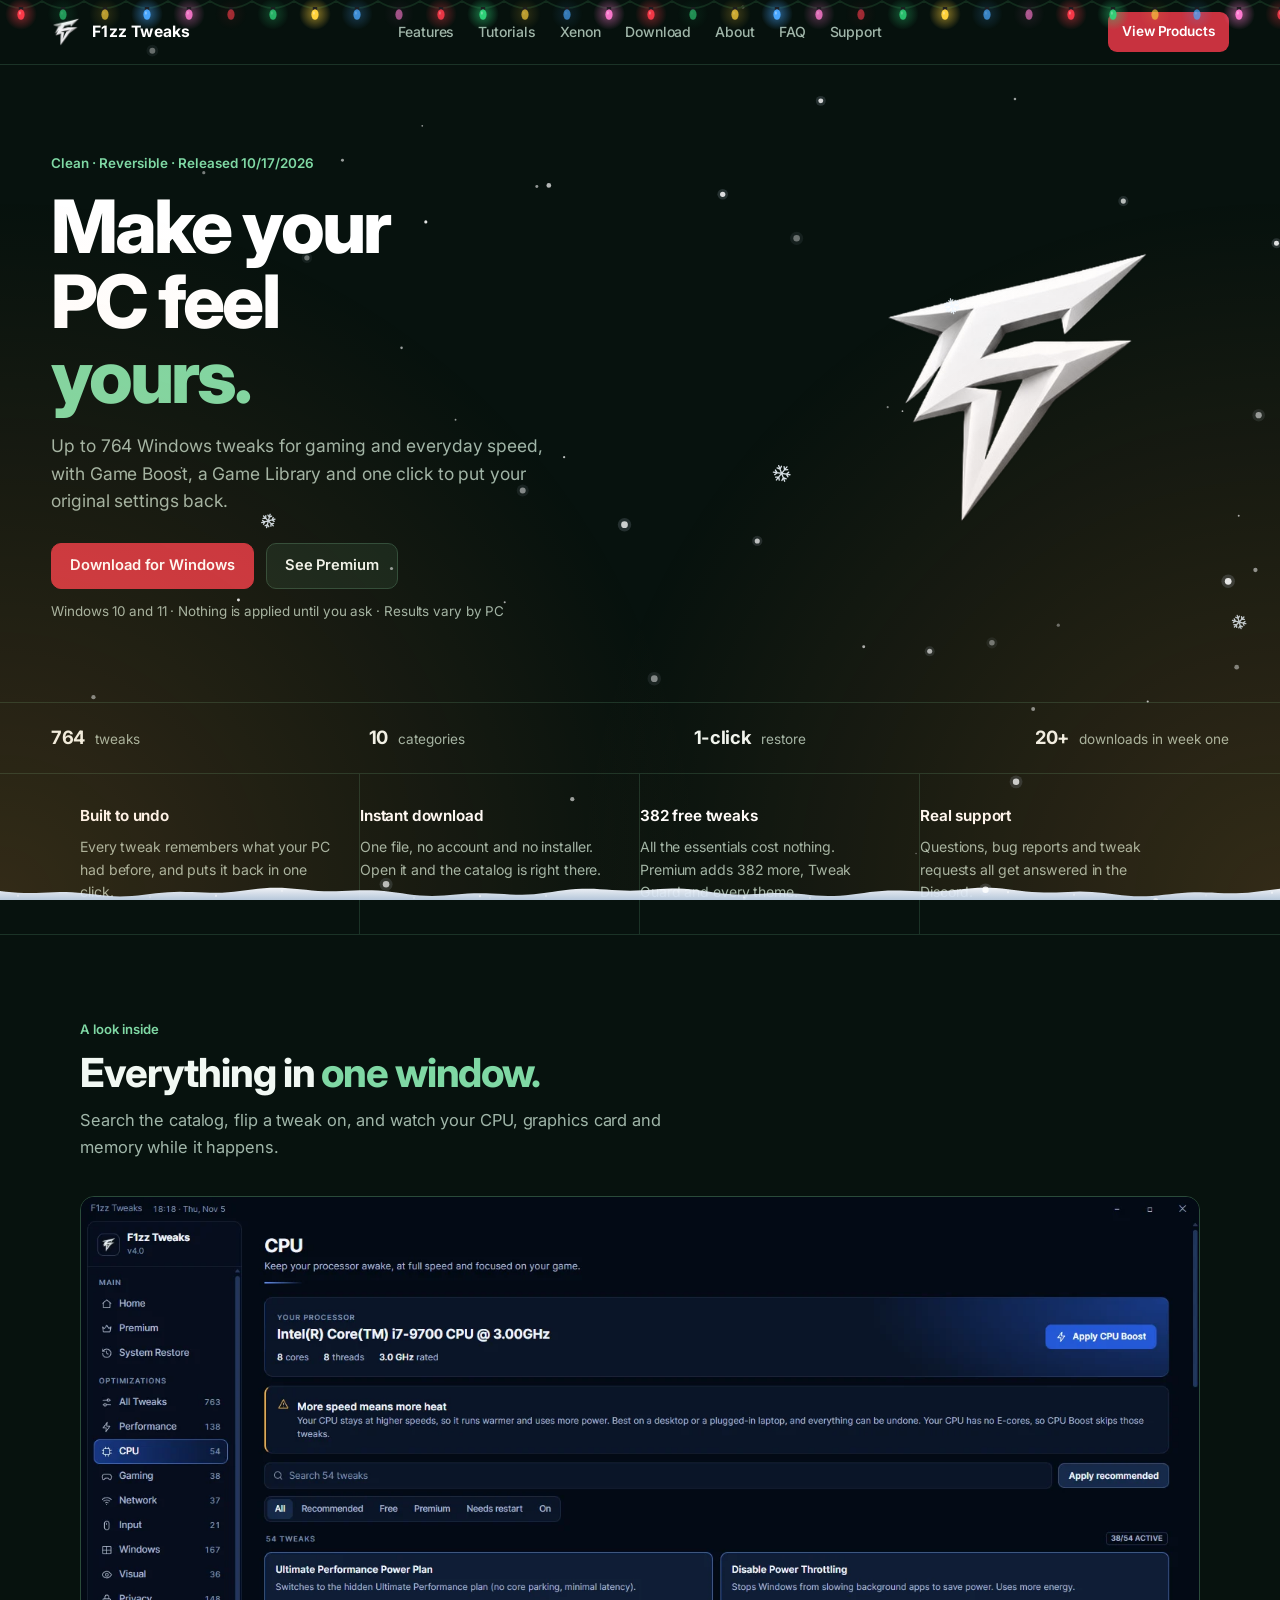
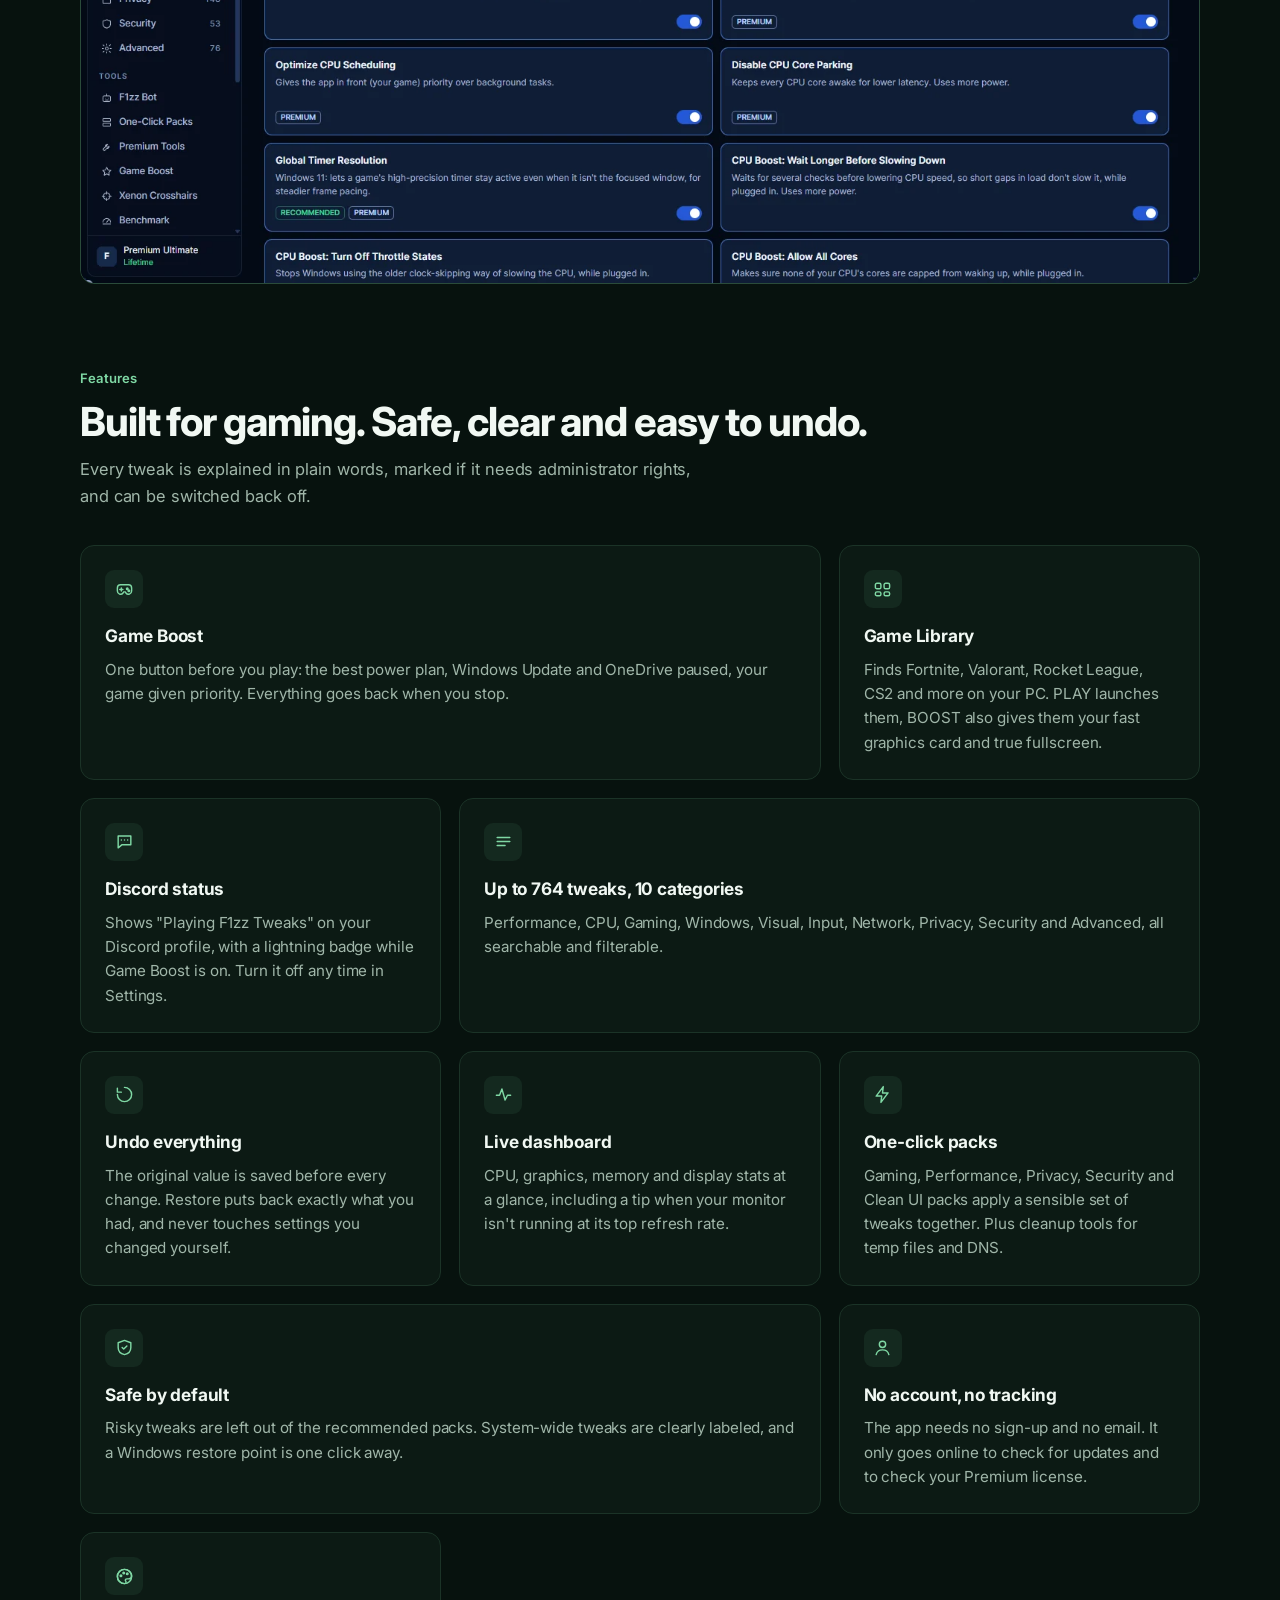
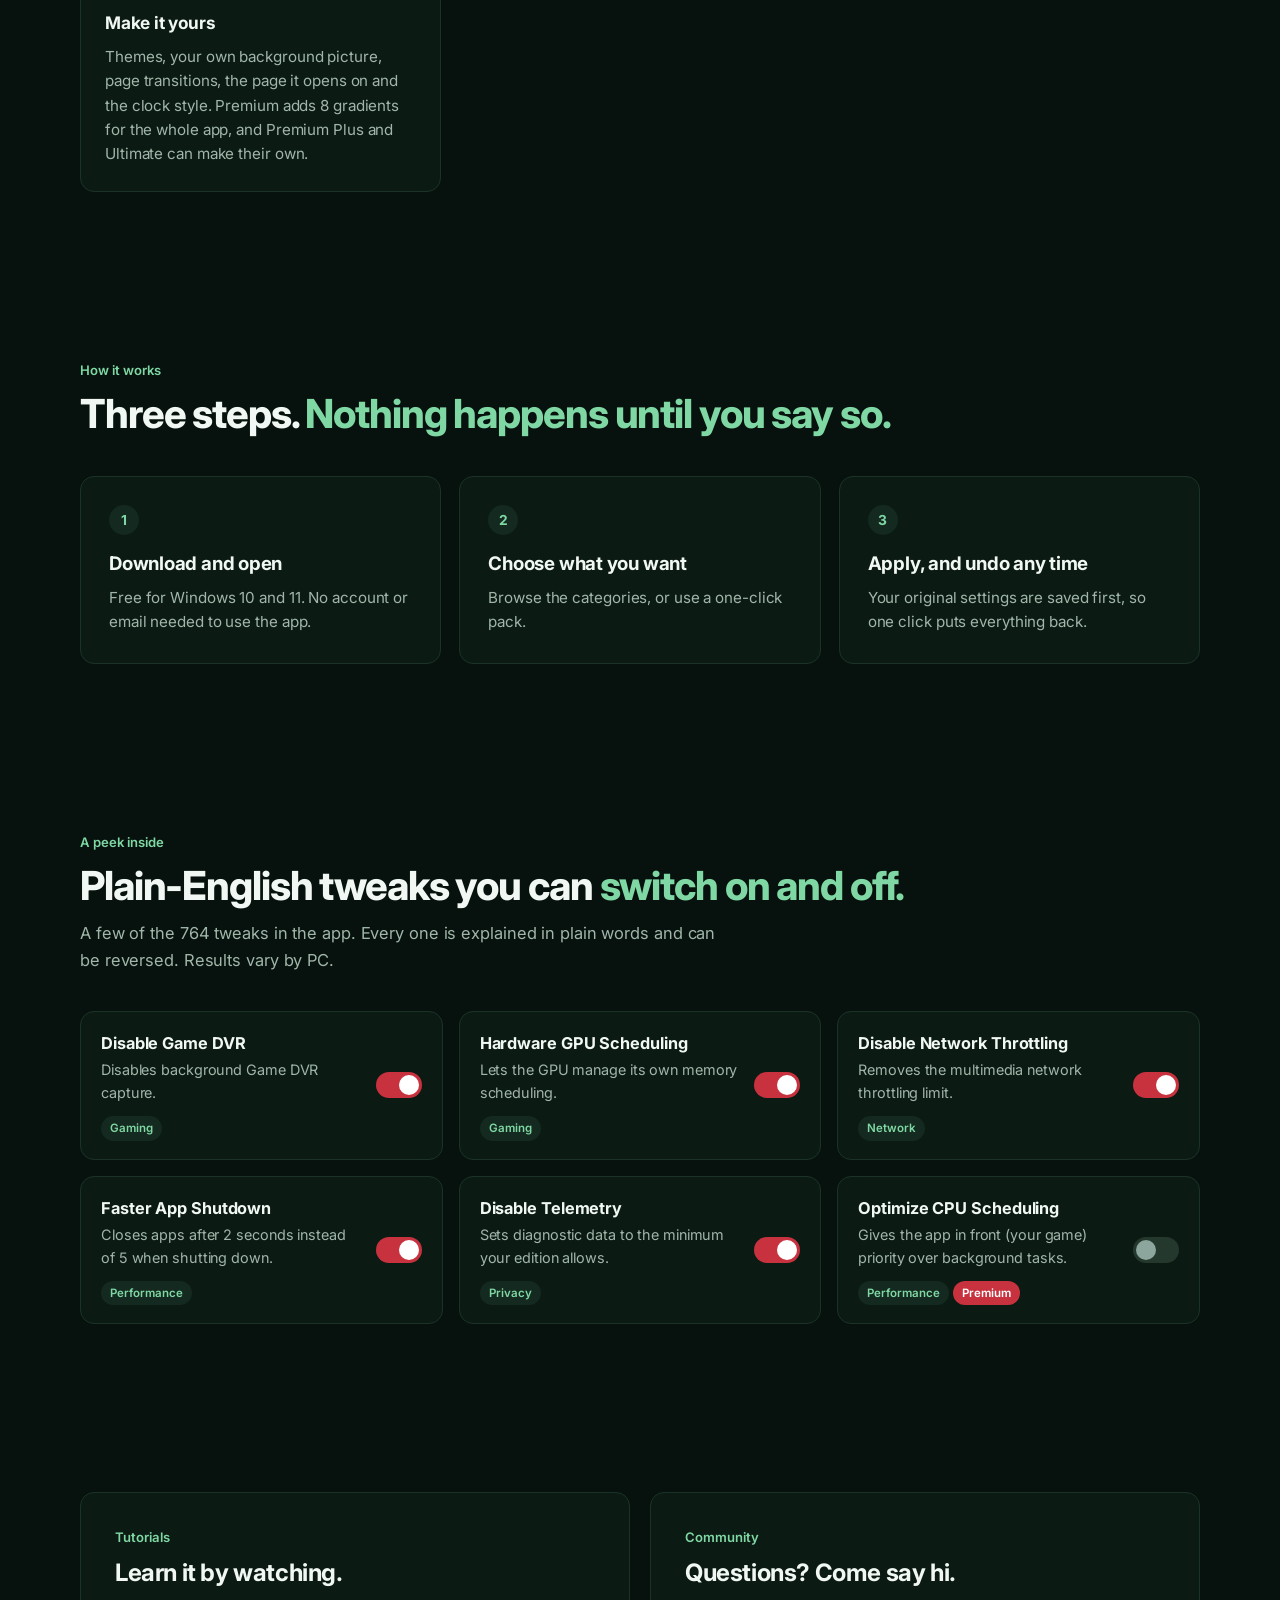
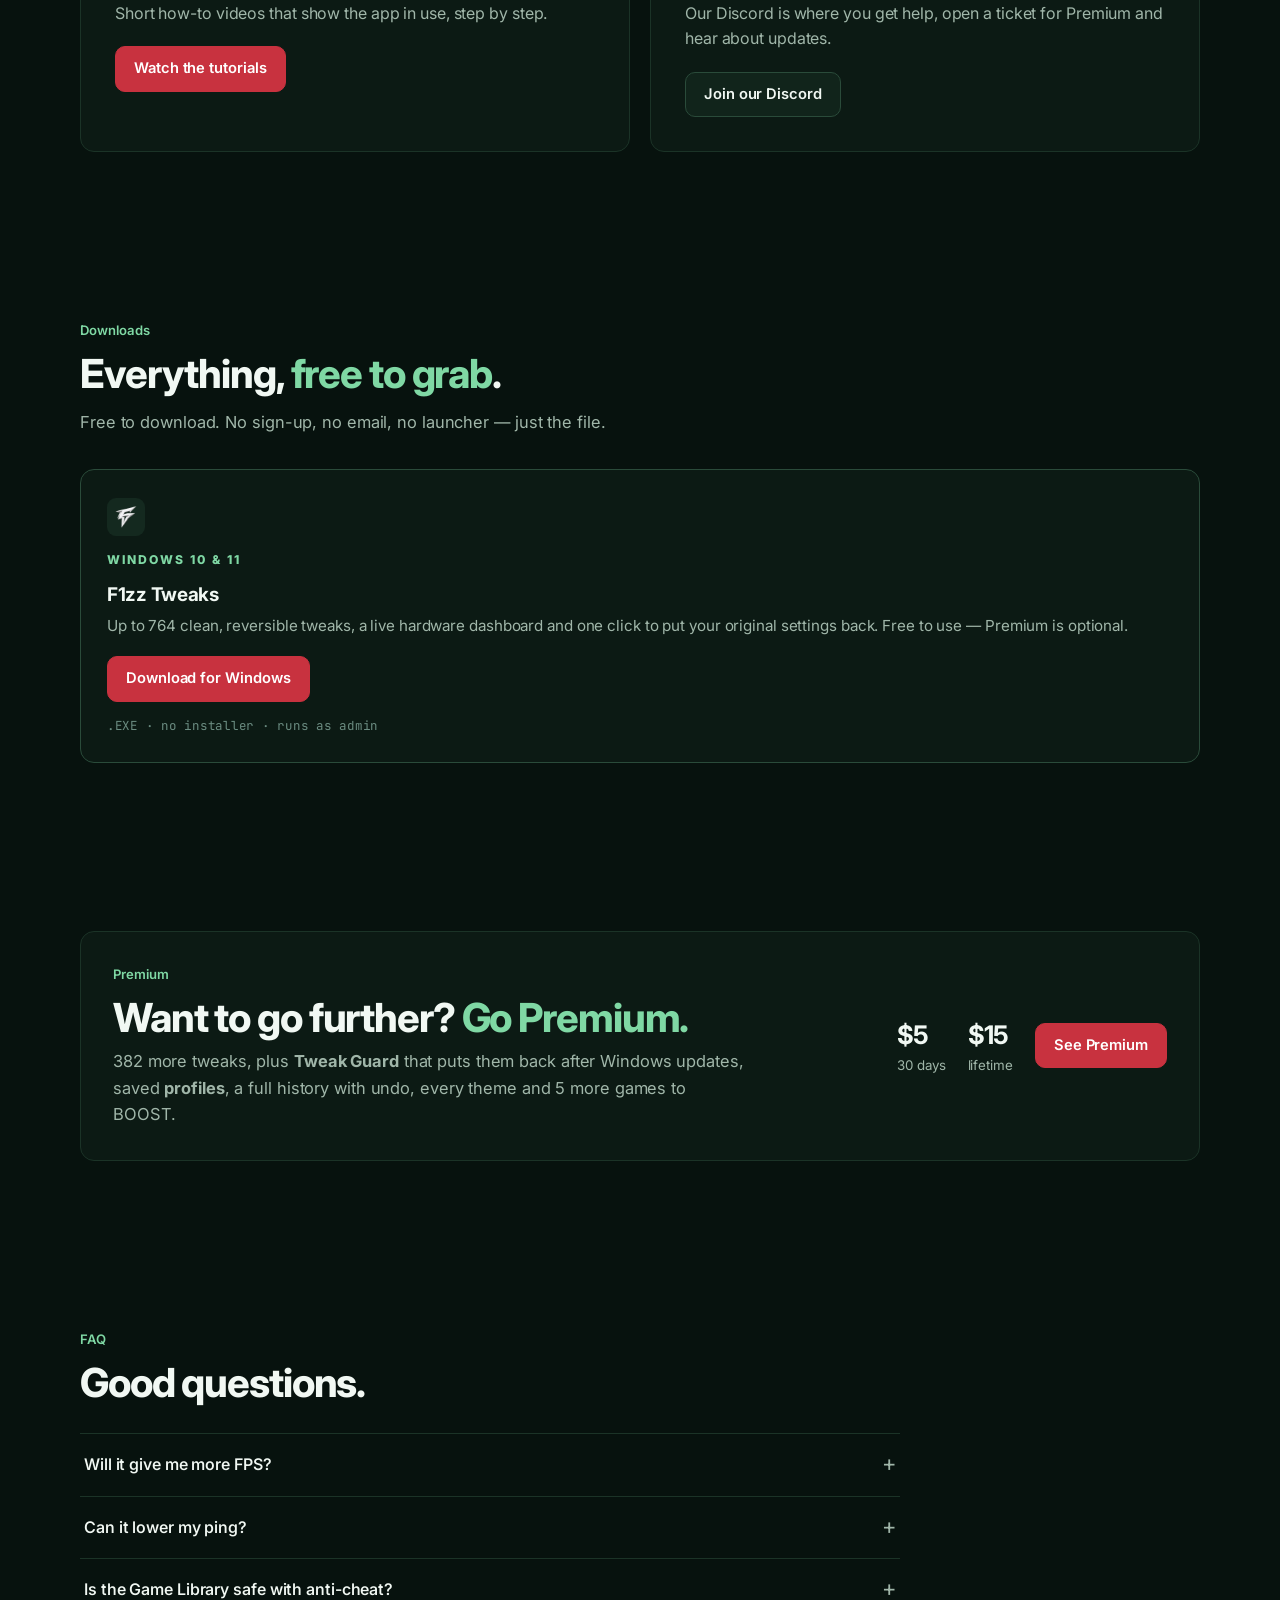
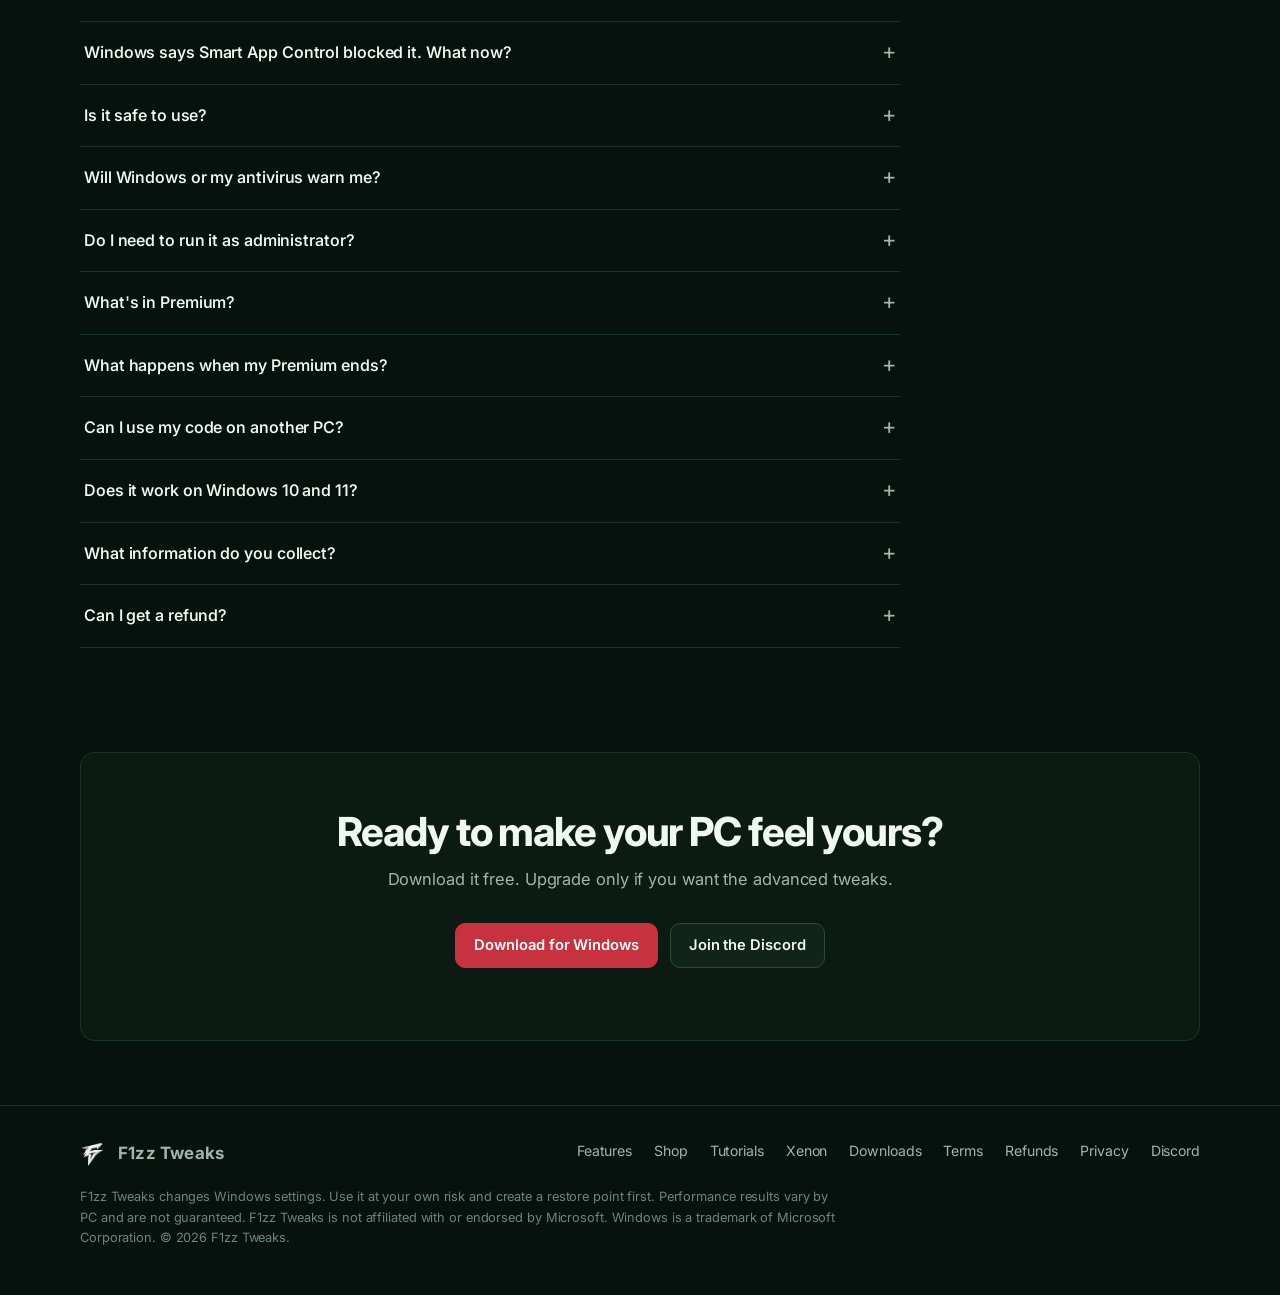
<file: index.html>
<!DOCTYPE html>
<html lang="en">
<head>
<meta charset="utf-8">
<meta name="viewport" content="width=device-width, initial-scale=1">
<title>F1zz Tweaks · Clean, reversible Windows tweaks</title>
<link rel="canonical" href="https://f1zztweaks.com/">
<meta name="description" content="F1zz Tweaks is a free Windows app with up to 764 reversible tweaks, Game Boost, a Game Library with one-click BOOST and PLAY, a live CPU/GPU dashboard and one-click restore.">
<meta name="theme-color" content="#070c18">
<meta property="og:title" content="F1zz Tweaks">
<meta property="og:description" content="Clean, reversible Windows tweaks for gaming and everyday speed.">
<meta property="og:type" content="website">
<meta property="og:site_name" content="F1zz Tweaks">
<meta property="og:url" content="https://f1zztweaks.com/">
<!-- Link preview picture. og-card.gif is the moving one. To go back to a still picture,
     swap og-card.gif for og-image.png below and change the width/height to 1200 x 630. -->
<meta property="og:image" content="https://f1zztweaks.com/og-card.gif">
<meta property="og:image:type" content="image/gif">
<meta property="og:image:width" content="800">
<meta property="og:image:height" content="420">
<meta property="og:image:alt" content="F1zz Tweaks">
<!-- Want a play-button video embed instead of the moving picture? Delete the four lines
     above that start with og:image, then remove the <!- - and - -> around the block below.
<meta property="og:video" content="https://f1zztweaks.com/og-card.mp4">
<meta property="og:video:secure_url" content="https://f1zztweaks.com/og-card.mp4">
<meta property="og:video:type" content="video/mp4">
<meta property="og:video:width" content="1200">
<meta property="og:video:height" content="630">
-->
<meta name="twitter:card" content="summary_large_image">
<meta name="twitter:title" content="F1zz Tweaks">
<meta name="twitter:description" content="Clean, reversible Windows tweaks for gaming and everyday speed.">
<meta name="twitter:image" content="https://f1zztweaks.com/og-image.png">
<link rel="icon" href="/favicon.ico" sizes="32x32">
<link rel="icon" type="image/png" sizes="48x48" href="/favicon-48.png">
<link rel="icon" type="image/png" sizes="96x96" href="/favicon-96.png">
<link rel="icon" type="image/png" sizes="192x192" href="/icon-192.png">
<link rel="apple-touch-icon" href="/apple-touch-icon.png">
<link rel="manifest" href="/site.webmanifest">

<!--
  ╔══════════════════════════════════════════════════════════════════════════╗
  ║  HOW TO EDIT THIS PAGE                                                    ║
  ║  Everything you need to change is in the file site-settings.js (next to    ║
  ║  this one). Links you leave empty turn into   ║
  ║  greyed-out "Coming soon" buttons, so nobody can click a broken link.     ║
  ╚══════════════════════════════════════════════════════════════════════════╝
-->

<script>document.documentElement.className+=' js'</script>
<link rel="preconnect" href="https://fonts.googleapis.com">
<link rel="preconnect" href="https://fonts.gstatic.com" crossorigin>
<link href="https://fonts.googleapis.com/css2?family=Archivo:wght@400;500;600;700;800;900&family=Barlow+Condensed:wght@700;800&family=JetBrains+Mono:wght@500;700&display=swap" rel="stylesheet">
<style>
  :root{
    --bg:#06090f; --panel:#0d111a; --panel2:#101622; --stroke:#1f2738; --stroke2:#2c374c;
    --text:#e7edfa; --muted:#8c95a6; --blue:#6896f3; --blue2:#9ebcf7; --violet:#68a4f3;
    --green:#54d696; --amber:#ffbe50;
    --grad:linear-gradient(135deg,#6896f3 0%,#68a4f3 100%);
    --radius:20px;
  }
  *{box-sizing:border-box;margin:0;padding:0}
  html{scroll-behavior:smooth;scroll-padding-top:84px}
  body{
    overflow-x:clip;
    font-family:"Segoe UI",system-ui,-apple-system,Roboto,Helvetica,Arial,sans-serif;
    background:var(--bg); color:var(--text); line-height:1.6; -webkit-font-smoothing:antialiased;
    background-image:
      radial-gradient(900px 500px at 85% -5%, rgba(104,150,243,.2), transparent 60%),
      radial-gradient(700px 480px at 0% 12%, rgba(104,164,243,.10), transparent 60%);
    background-repeat:no-repeat;
  }
  a{color:inherit;text-decoration:none}
  img{max-width:100%}
  .wrap{width:min(1120px,92%);margin-inline:auto}
  .muted{color:var(--muted)}
  .grad-text{background:var(--grad);-webkit-background-clip:text;background-clip:text;color:transparent}

  /* ---------- nav ---------- */
  header{position:sticky;top:0;z-index:50;backdrop-filter:blur(14px);background:rgba(7,10,15,.72);border-bottom:1px solid rgba(31,39,54,.7)}
  .nav{display:flex;align-items:center;gap:28px;height:68px}
  .brand{display:flex;align-items:center;gap:12px;font-weight:700;font-size:1.06rem;letter-spacing:.2px}
  .brand img{width:38px;height:38px;border-radius:11px;background:linear-gradient(160deg,#1f3052,#0f1520);border:1px solid #374f80;padding:5px}
  .nav-links{display:flex;gap:24px;margin-left:12px;color:var(--muted);font-size:.95rem}
  .nav-links a:hover{color:var(--text)}
  .nav-cta{margin-left:auto;display:flex;gap:10px}

  /* ---------- buttons ---------- */
  .btn{display:inline-flex;align-items:center;justify-content:center;gap:8px;padding:12px 22px;border-radius:13px;font-weight:600;font-size:.97rem;border:1px solid var(--stroke2);background:#141b29;color:var(--text);cursor:pointer;transition:transform .15s,border-color .15s,background .15s,box-shadow .15s}
  .btn:hover{border-color:#46577a;background:#1b253a;transform:translateY(-1px)}
  .btn.primary{border-color:transparent;background:var(--grad);box-shadow:0 8px 28px -8px rgba(102,149,243,.65)}
  .btn.primary:hover{box-shadow:0 12px 34px -8px rgba(121,162,244,.85);filter:brightness(1.08)}
  .btn.small{padding:9px 16px;font-size:.9rem;border-radius:11px}
  .btn.block{width:100%}
  .btn.disabled,a[data-need]:not([data-ready]){opacity:.45;pointer-events:none;filter:grayscale(.4)}
  .btn.soon{opacity:.8!important;filter:none!important;letter-spacing:2px;font-weight:800;font-size:.85rem;cursor:default}

  /* ---------- hero ---------- */
  .hero{padding:78px 0 54px;display:grid;grid-template-columns:1.02fr 1fr;gap:54px;align-items:center}
  .pill{display:inline-flex;align-items:center;gap:8px;padding:7px 14px;border-radius:99px;border:1px solid #253148;background:rgba(20,31,52,.7);font-size:.82rem;color:var(--blue2);font-weight:600;letter-spacing:.3px}
  .pill i{width:7px;height:7px;border-radius:50%;background:var(--green);box-shadow:0 0 10px var(--green)}
  h1{font-size:clamp(2.4rem,5.4vw,3.9rem);line-height:1.06;letter-spacing:-1.4px;margin:20px 0 18px}
  .lead{font-size:1.14rem;color:#aab3c6;max-width:540px}
  .hero-cta{display:flex;flex-wrap:wrap;gap:12px;margin:30px 0 16px}
  .fine{font-size:.84rem;color:var(--muted)}
  .stats{display:flex;gap:34px;margin-top:34px}
  .stat b{display:block;font-size:1.7rem;letter-spacing:-.5px}
  .stat span{font-size:.84rem;color:var(--muted)}

  /* ---------- app mock ---------- */
  .stage{position:relative}
  .stage::before{content:"";position:absolute;inset:-8% -6%;background:radial-gradient(closest-side,rgba(112,156,243,.34),transparent 72%);filter:blur(10px);z-index:0}
  .app{position:relative;z-index:1;display:grid;grid-template-columns:150px 1fr;border-radius:22px;overflow:hidden;border:1px solid #29395a;background:#0a0e17;box-shadow:0 40px 90px -30px rgba(0,0,0,.9),0 0 0 1px rgba(255,255,255,.02) inset;transform:perspective(1400px) rotateY(-7deg) rotateX(2.5deg);transition:transform .5s}
  .stage:hover .app{transform:perspective(1400px) rotateY(-2deg) rotateX(1deg)}
  .a-side{background:linear-gradient(180deg,#14223d 0%,#0a0e15 46%);padding:16px 12px;border-right:1px solid #1a2130}
  .a-logo{display:flex;align-items:center;gap:8px;font-weight:700;font-size:.78rem;margin-bottom:16px}
  .a-logo img{width:26px;height:26px;border-radius:8px;border:1px solid #374f80;background:#152138;padding:3px}
  .a-nav{display:flex;flex-direction:column;gap:5px;font-size:.72rem;color:#98a1b4}
  .a-nav div{padding:8px 10px;border-radius:9px}
  .a-nav .act{background:#1a2b4d;border:1px solid #3f62a8;color:#fff;position:relative}
  .a-nav .act::before{content:"";position:absolute;left:0;top:9px;bottom:9px;width:3px;border-radius:3px;background:var(--blue2)}
  .a-live{margin-top:16px;font-size:.62rem;color:#98a1b4}
  .a-bar{height:5px;border-radius:4px;background:#1c2434;margin:5px 0 10px;overflow:hidden}
  .a-bar span{display:block;height:100%;border-radius:4px;background:var(--grad)}
  .a-main{padding:16px 16px 18px}
  .a-title{display:flex;justify-content:space-between;align-items:center;margin-bottom:12px}
  .a-title b{font-size:.95rem}
  .a-title span{color:#727b8c;font-size:.8rem;letter-spacing:3px}
  .a-pills{display:flex;gap:6px;margin-bottom:12px;flex-wrap:wrap}
  .a-pills i{font-style:normal;font-size:.62rem;padding:4px 10px;border-radius:99px;border:1px solid #263044;color:#8c95a6}
  .a-pills i.on{border-color:#5e89e0;background:#1a3263;color:#fff}
  .a-grid{display:grid;grid-template-columns:repeat(2,minmax(0,1fr));gap:9px}
  .card{min-width:0;position:relative;border:1px solid #1e2637;border-radius:14px;padding:10px;background:linear-gradient(180deg,#121a2a,#0e131d);overflow:hidden}
  .card.on{border-color:#3a5996}
  .card.on::before{content:"";position:absolute;left:0;right:0;top:0;height:3px;background:var(--grad)}
  .c-top{display:flex;align-items:center;gap:6px}
  .tile{width:22px;height:22px;border-radius:7px;display:grid;place-items:center;background:#182132;border:1px solid #263044;flex:none}
  .card.on .tile{background:#1c376c;border-color:#4972c4}
  .tile svg{width:12px;height:12px;fill:none;stroke:#8c95a6;stroke-width:2;stroke-linecap:round;stroke-linejoin:round}
  .card.on .tile svg{stroke:var(--blue2)}
  .c-name{font-size:.64rem;font-weight:600;line-height:1.2;flex:1;min-width:0;overflow-wrap:break-word}
  .tg{width:28px;height:16px;border-radius:9px;background:#252e40;position:relative;flex:none}
  .tg::after{content:"";position:absolute;top:2px;left:2px;width:12px;height:12px;border-radius:50%;background:#9ea7b8;transition:.2s}
  .tg.on{background:var(--grad)}
  .tg.on::after{left:14px;background:#fff}
  .c-desc{font-size:.58rem;color:#808898;margin:7px 0 7px;line-height:1.35}
  .chips{display:flex;gap:5px}
  .chip{font-size:.5rem;font-weight:700;letter-spacing:.4px;padding:2px 6px;border-radius:5px}
  .chip.safe{background:#0e3428;color:var(--green)}
  .chip.pro{background:var(--grad);color:#fff}
  .a-live2{display:grid;grid-template-columns:repeat(3,minmax(0,1fr));gap:9px;margin-top:10px}
  .gauge{border:1px solid #1e2637;border-radius:14px;padding:10px;background:#0e131d;display:flex;align-items:center;gap:9px}
  .ring{--v:37;width:38px;height:38px;border-radius:50%;background:conic-gradient(var(--blue) calc(var(--v)*1%), #1c2434 0);position:relative;flex:none}
  .ring::after{content:"";position:absolute;inset:5px;border-radius:50%;background:#0e131d}
  .gauge small{display:block;font-size:.5rem;color:#727b8c;letter-spacing:.8px}
  .gauge b{font-size:.78rem}

  /* ---------- sections ---------- */
  section{padding:76px 0}
  .eyebrow{font-size:.8rem;letter-spacing:2px;font-weight:700;color:var(--blue2);text-transform:uppercase}
  h2{font-size:clamp(1.8rem,3.6vw,2.6rem);letter-spacing:-.8px;line-height:1.15;margin:12px 0 14px}
  .sec-lead{color:#a6afc2;max-width:640px;font-size:1.05rem}
  .grid3{display:grid;grid-template-columns:repeat(3,1fr);gap:18px;margin-top:40px}
  .feat{padding:26px;border-radius:var(--radius);border:1px solid var(--stroke);background:linear-gradient(180deg,var(--panel2),var(--panel));position:relative;overflow:hidden;transition:border-color .2s,transform .2s}
  .feat::before{content:"";position:absolute;left:24px;right:24px;top:0;height:1px;background:linear-gradient(90deg,transparent,rgba(255,255,255,.2),transparent)}
  .feat:hover{border-color:#3c4b68;transform:translateY(-3px)}
  .ico{width:44px;height:44px;border-radius:13px;display:grid;place-items:center;background:#152138;border:1px solid #354f82;margin-bottom:16px}
  .ico svg{width:22px;height:22px;fill:none;stroke:var(--blue2);stroke-width:1.8;stroke-linecap:round;stroke-linejoin:round}
  .feat h3{font-size:1.08rem;margin-bottom:8px}
  .feat p{color:var(--muted);font-size:.95rem}

  /* ---------- plans ---------- */
  .plans{display:grid;grid-template-columns:1fr 1.18fr;gap:20px;margin-top:42px;align-items:stretch}
  .plan{padding:32px;border-radius:24px;border:1px solid var(--stroke);background:linear-gradient(180deg,var(--panel2),var(--panel));display:flex;flex-direction:column}
  .plan.pro{border-color:#3c588f;background:linear-gradient(160deg,#1a2f5a 0%,#0f1624 52%);position:relative;box-shadow:0 30px 80px -40px rgba(102,149,243,.55)}
  .tag{align-self:flex-start;font-size:.72rem;font-weight:700;letter-spacing:1.2px;padding:5px 12px;border-radius:99px;background:#18202f;color:var(--muted)}
  .pro .tag{background:var(--grad);color:#fff}
  .plan h3{font-size:1.6rem;margin:16px 0 4px}
  .plan .sub{color:var(--muted);font-size:.95rem;margin-bottom:20px}
  .list{list-style:none;display:grid;gap:11px;margin-bottom:26px}
  .list li{display:flex;gap:11px;font-size:.96rem;color:#c7cfdf}
  .list li::before{content:"";width:18px;height:18px;border-radius:50%;flex:none;margin-top:3px;background:#0e3428 url("data:image/svg+xml,%3Csvg xmlns='http://www.w3.org/2000/svg' viewBox='0 0 24 24' fill='none' stroke='%2354d696' stroke-width='3.4' stroke-linecap='round' stroke-linejoin='round'%3E%3Cpath d='M5 12.5l4.5 4.5L19 7.5'/%3E%3C/svg%3E") center/11px no-repeat}
  .pro .list li::before{background-color:#1f3560}
  .pchips{display:flex;flex-wrap:wrap;gap:7px;margin:4px 0 26px}
  .pchips span{font-size:.78rem;padding:5px 11px;border-radius:99px;border:1px solid #314670;background:rgba(64,99,170,.18);color:#c4d6fa}
  .price-row{display:grid;grid-template-columns:1fr 1fr;gap:12px;margin-top:auto}
  .opt{border:1px solid #314875;border-radius:16px;padding:16px;background:rgba(9,13,22,.55);display:flex;flex-direction:column;gap:10px}
  .opt .p{font-size:1.9rem;font-weight:800;letter-spacing:-1px}
  .opt .p small{font-size:.82rem;font-weight:500;color:var(--muted);letter-spacing:0}
  .opt .l{font-size:.86rem;color:var(--muted)}
  .note{margin-top:16px;font-size:.84rem;color:var(--muted);display:flex;gap:9px}
  .note b{color:#cbd3e4}

  /* ---------- how ---------- */
  .steps{display:grid;grid-template-columns:repeat(3,1fr);gap:18px;margin-top:40px;counter-reset:s}
  .step{padding:28px;border-radius:var(--radius);border:1px solid var(--stroke);background:var(--panel);position:relative}
  .step::before{counter-increment:s;content:counter(s);display:grid;place-items:center;width:38px;height:38px;border-radius:50%;background:var(--grad);font-weight:800;margin-bottom:16px}
  .step h3{margin-bottom:7px}
  .step p{color:var(--muted);font-size:.95rem}
  .callout{margin-top:22px;padding:18px 22px;border-radius:16px;border:1px solid #33425f;background:rgba(22,33,56,.55);color:#b9c3d6;font-size:.95rem}
  .callout b{color:#fff}

  /* ---------- faq ---------- */
  .faq{margin-top:34px;display:grid;gap:12px;max-width:880px}
  details{border:1px solid var(--stroke);border-radius:16px;background:var(--panel);padding:0 22px;transition:border-color .2s}
  details[open]{border-color:#3c4b68;background:var(--panel2)}
  summary{cursor:pointer;list-style:none;padding:19px 0;font-weight:600;display:flex;justify-content:space-between;gap:16px}
  summary::-webkit-details-marker{display:none}
  summary::after{content:"+";color:var(--blue2);font-size:1.4rem;line-height:1}
  details[open] summary::after{content:"–"}
  details p{padding:0 0 20px;color:#a6afc2;font-size:.97rem}
  details p + p{margin-top:-8px}

  /* ---------- footer ---------- */
  .cta{margin:20px 0 10px;padding:46px;border-radius:28px;text-align:center;border:1px solid #3a558c;background:linear-gradient(135deg,rgba(104,150,243,.2),rgba(104,164,243,.18))}
  .cta h2{margin-top:0}
  .cta .hero-cta{justify-content:center}
  footer{border-top:1px solid var(--stroke);padding:34px 0 46px;margin-top:50px;color:var(--muted);font-size:.88rem}
  .foot{display:flex;flex-wrap:wrap;gap:20px 36px;justify-content:space-between}
  .foot nav{display:flex;gap:22px;flex-wrap:wrap}
  .foot a:hover{color:var(--text)}
  .legal{margin-top:20px;font-size:.8rem;color:#6b7485;max-width:760px}

  /* ---------- download notice ---------- */
  .dl-notice{position:fixed;left:50%;bottom:26px;transform:translateX(-50%) translateY(20px);opacity:0;pointer-events:none;z-index:80;max-width:92vw;
    padding:14px 22px;border-radius:16px;border:1px solid #3a558c;background:rgba(13,19,30,.95);backdrop-filter:blur(12px);
    box-shadow:0 18px 50px -12px rgba(0,0,0,.8);font-size:.95rem;transition:opacity .25s,transform .25s}
  .dl-notice.show{opacity:1;transform:translateX(-50%) translateY(0);pointer-events:auto}
  .dl-notice b{display:block}
  .dl-notice span{color:var(--muted);font-size:.88rem}
  .dl-notice a{color:var(--blue2);text-decoration:underline}


  /* ═════════════ v3 look: aurora, glass, motion ═════════════ */
  .js .reveal{opacity:0;transform:translateY(26px);transition:opacity .75s cubic-bezier(.2,.7,.2,1),transform .75s cubic-bezier(.2,.7,.2,1);transition-delay:var(--d,0s)}
  .js .reveal.in{opacity:1;transform:none}
  body{background-image:none}
  .aurora{position:fixed;inset:0;z-index:-1;overflow:hidden;pointer-events:none}
  .aurora i{position:absolute;border-radius:50%;filter:blur(100px);will-change:transform}
  .aurora i:nth-child(1){width:640px;height:640px;left:-160px;top:-180px;background:#4c83f0;opacity:.5;animation:drift1 26s ease-in-out infinite alternate}
  .aurora i:nth-child(2){width:560px;height:560px;right:-140px;top:4%;background:#4d94f1;opacity:.28;animation:drift2 30s ease-in-out infinite alternate}
  .aurora i:nth-child(3){width:520px;height:520px;left:28%;top:52%;background:#2d6bff;opacity:.2;animation:drift3 34s ease-in-out infinite alternate}
  @keyframes drift1{to{transform:translate(180px,140px) scale(1.15)}}
  @keyframes drift2{to{transform:translate(-160px,200px) scale(.9)}}
  @keyframes drift3{to{transform:translate(120px,-160px) scale(1.2)}}
  html{scroll-padding-top:98px}
  header{background:none;border:0;backdrop-filter:none;padding-top:12px}
  .nav{height:64px;padding:0 14px 0 18px;border:1px solid var(--stroke2);border-radius:20px;background:rgba(10,15,24,.66);backdrop-filter:blur(18px);box-shadow:0 18px 44px -22px rgba(0,0,0,.85)}
  .nav-links a{position:relative;padding:4px 0}
  .nav-links a::after{content:"";position:absolute;left:0;right:0;bottom:-2px;height:2px;border-radius:2px;background:var(--grad);transform:scaleX(0);transform-origin:left;transition:transform .25s}
  .nav-links a:hover::after{transform:scaleX(1)}
  .grad-text{background-image:linear-gradient(90deg,#76a0f4,#68a4f3,#76a0f4);background-size:200% auto;animation:shine 7s linear infinite}
  @keyframes shine{to{background-position:200% center}}
  h1{font-size:clamp(2.5rem,5.8vw,4.3rem);letter-spacing:-2px}
  .btn.primary{position:relative;overflow:hidden}
  .btn.primary::after{content:"";position:absolute;top:0;bottom:0;width:60px;left:-90px;background:linear-gradient(100deg,transparent,rgba(255,255,255,.35),transparent);transform:skewX(-20deg);transition:left .6s}
  .btn.primary:hover::after{left:calc(100% + 40px)}
  .pill i{animation:pulse 2s ease-in-out infinite}
  @keyframes pulse{50%{box-shadow:0 0 0 6px rgba(84,214,150,0)}0%{box-shadow:0 0 0 0 rgba(84,214,150,.5)}}

  /* app preview: top tabs + bottom stats bar, like the real app */
  .app{grid-template-columns:1fr;grid-template-rows:auto 1fr auto}
  .a-head{display:flex;align-items:center;gap:10px;padding:10px 12px;border-bottom:1px solid #1c263a;background:linear-gradient(90deg,#1a305c,#0d121d)}
  .a-logo{margin:0}
  .a-tabs{display:flex;align-items:center;gap:3px;margin-left:6px}
  .a-tabs span{width:26px;height:26px;border-radius:9px;display:grid;place-items:center;color:#949db0}
  .a-tabs span.act{width:auto;padding:0 10px 0 7px;gap:6px;display:flex;align-items:center;background:#1a3263;border:1px solid #3f62a8;color:#fff;font-size:.62rem;font-weight:600}
  .a-tabs svg{width:13px;height:13px;fill:none;stroke:currentColor;stroke-width:2;stroke-linecap:round;stroke-linejoin:round}
  .a-dots{margin-left:auto;display:flex;gap:4px}
  .a-dots i{width:9px;height:9px;border-radius:50%;background:linear-gradient(135deg,#6896f3,#68a4f3)}
  .a-dots i:nth-child(2){background:linear-gradient(135deg,#20c48a,#54e2aa)}
  .a-dots i:nth-child(3){background:linear-gradient(135deg,#ff7a46,#ffaa70)}
  .a-dots i:nth-child(4){background:linear-gradient(135deg,#ffbc34,#ffd676)}
  .a-dots i:nth-child(5){background:linear-gradient(135deg,#3cdcc8,#82f0e1)}
  .a-foot{display:flex;gap:14px;align-items:center;padding:9px 14px;border-top:1px solid #1c263a;font-size:.56rem;letter-spacing:.6px;color:#949db0;background:#0a0e17}
  .a-foot .mb{flex:1;min-width:0}
  .a-foot .a-bar{margin:4px 0 0}
  .a-foot em{font-style:normal;color:#9ebcf7;font-weight:700}
  .float{position:absolute;z-index:3;padding:11px 15px;border-radius:16px;background:rgba(15,23,38,.82);border:1px solid #2e3d5c;backdrop-filter:blur(12px);box-shadow:0 22px 50px -18px rgba(0,0,0,.85);font-size:.78rem;animation:bob 6.5s ease-in-out infinite}
  .float b{display:block;font-size:.84rem}
  .float span{color:var(--muted);font-size:.74rem}
  .float.f1{right:-18px;top:-22px}
  .float.f2{left:-26px;bottom:34px;animation-delay:-3s;display:flex;align-items:center;gap:12px}
  .float .ring{width:42px;height:42px}
  .float .ring::after{background:#10192a}
  @keyframes bob{50%{transform:translateY(-9px)}}

  /* category marquee */
  .marquee{overflow:hidden;border-block:1px solid var(--stroke);background:rgba(11,17,28,.55);backdrop-filter:blur(6px);padding:15px 0;margin:6px 0 0;-webkit-mask-image:linear-gradient(90deg,transparent,#000 8%,#000 92%,transparent);mask-image:linear-gradient(90deg,transparent,#000 8%,#000 92%,transparent)}
  .marquee div{display:flex;gap:44px;width:max-content;animation:scrollx 34s linear infinite;font-weight:700;letter-spacing:2px;font-size:.82rem;color:#8893a8;text-transform:uppercase}
  .marquee span::before{content:"✦";color:var(--violet);margin-right:44px}
  @keyframes scrollx{to{transform:translateX(-50%)}}

  /* bento features + spotlight cards */
  .grid3 .feat:nth-child(1),.grid3 .feat:nth-child(4),.grid3 .feat:nth-child(8){grid-column:span 2}
  .feat,.plan,.step,.opt{--mx:50%;--my:-40%}
  .feat::after,.step::after{content:"";position:absolute;inset:0;border-radius:inherit;background:radial-gradient(280px circle at var(--mx) var(--my),rgba(167,194,248,.12),transparent 62%);opacity:0;transition:opacity .3s;pointer-events:none}
  .feat:hover::after,.step:hover::after{opacity:1}
  .feat,.step,.plan{backdrop-filter:blur(6px)}
  .ico{background:linear-gradient(135deg,#1a305c,#1f3766);border-color:#3f62a8}

  /* F1zz Bot section */
  .bot-grid{display:grid;grid-template-columns:1fr 1.05fr;gap:54px;align-items:center}
  .chat-mock{border:1px solid var(--stroke2);border-radius:26px;background:linear-gradient(180deg,rgba(16,25,42,.9),rgba(10,15,24,.9));padding:18px;box-shadow:0 40px 80px -40px rgba(93,143,242,.55)}
  .ch-head{display:flex;align-items:center;gap:12px;padding-bottom:14px;border-bottom:1px solid var(--stroke);margin-bottom:16px}
  .ch-av{width:38px;height:38px;border-radius:50%;display:grid;place-items:center;font-weight:800;font-size:.8rem;background:var(--grad)}
  .ch-head small{display:block;color:var(--green);font-size:.74rem}
  .bub{width:fit-content;max-width:82%;padding:11px 15px;border-radius:16px;font-size:.88rem;line-height:1.5;margin-bottom:11px}
  .bub.bot{background:#151e30;border:1px solid #29354d;border-top-left-radius:5px}
  .bub.me{margin-left:auto;background:var(--grad);border-top-right-radius:5px}
  .bub b{color:#d0defb}
  .bub.bot ul{margin:6px 0 0 18px;color:#c0cbe0}
  .ch-act{display:flex;gap:10px;margin-top:4px}
  .ch-act span{font-size:.78rem;font-weight:700;padding:7px 14px;border-radius:10px;border:1px solid #2e3d5c;background:#121a29}
  .ch-act span.go{background:var(--grad);border-color:transparent}
  .perks{list-style:none;display:grid;gap:12px;margin-top:26px}
  .perks li{display:flex;gap:14px;align-items:flex-start;color:#c8d1e4}
  .perks li b{display:block;color:var(--text)}
  .perks .pi{width:38px;height:38px;border-radius:12px;display:grid;place-items:center;flex:none;background:linear-gradient(135deg,#1a305c,#1f3766);border:1px solid #3f62a8}
  .perks .pi svg{width:19px;height:19px;fill:none;stroke:#bbd0f9;stroke-width:1.9;stroke-linecap:round;stroke-linejoin:round}
  .cta{background:linear-gradient(135deg,rgba(104,150,243,.22),rgba(104,164,243,.18));position:relative;overflow:hidden}
  @media (max-width:940px){
    .bot-grid{grid-template-columns:1fr}
    .float{display:none}
    .grid3 .feat:nth-child(n){grid-column:auto}
  }
  @media (max-width:620px){
    .a-tabs span:not(.act){display:none}
    .a-head{padding:9px}
  }
  @media (prefers-reduced-motion:reduce){.aurora i,.marquee div,.float,.grad-text,.pill i{animation:none!important}.js .reveal{opacity:1;transform:none}}

  @media (max-width:940px){
    .hero{grid-template-columns:1fr;padding-top:48px}
    .app{transform:none}.stage:hover .app{transform:none}
    .stage::before{inset:0}
    .grid3,.steps{grid-template-columns:1fr 1fr}
    .plans{grid-template-columns:1fr}
    .nav-links{display:none}
  }
  @media (max-width:620px){
    .grid3,.steps{grid-template-columns:1fr}
    .price-row{grid-template-columns:1fr}
    .app{grid-template-columns:1fr}.a-side{display:none}
    .stage::before{inset:0}
    .stats{gap:22px;flex-wrap:wrap}
    .cta{padding:30px 20px}
    .nav-cta .btn:not(.primary){display:none}
  }
  @media (prefers-reduced-motion:reduce){*{transition:none!important;scroll-behavior:auto!important}.app{transform:none}}
  /* ═════════════ video showcase ═════════════ */
  #showcase[hidden],[data-showcase-link][hidden]{display:none}
  .vshow{margin-top:38px;position:relative}
  .vshow::before{content:"";position:absolute;inset:-6% -4%;background:radial-gradient(closest-side,rgba(112,156,243,.3),transparent 72%);filter:blur(14px);z-index:0;pointer-events:none}
  .vframe{position:relative;z-index:1;border-radius:24px;overflow:hidden;border:1px solid #2e3d5c;background:#0a0e17;box-shadow:0 40px 90px -30px rgba(0,0,0,.9),0 0 0 1px rgba(255,255,255,.02) inset}
  .vbar{display:flex;align-items:center;gap:7px;padding:11px 16px;background:linear-gradient(90deg,#1a305c,#0d121d);border-bottom:1px solid #1c263a;font-size:.82rem;color:#c2cde2}
  .vbar i{width:10px;height:10px;border-radius:50%;background:linear-gradient(135deg,#6896f3,#68a4f3)}
  .vbar i:nth-child(2){background:linear-gradient(135deg,#20c48a,#54e2aa)}
  .vbar i:nth-child(3){background:linear-gradient(135deg,#ffbc34,#ffd676)}
  .vbar b{margin-left:8px;font-weight:600;white-space:nowrap;overflow:hidden;text-overflow:ellipsis}
  .vstage{position:relative;aspect-ratio:16/9;background:radial-gradient(600px 300px at 30% 20%,#1a305c,#070a10 70%)}
  .vstage video,.vstage iframe,.vstage .vposter{position:absolute;inset:0;width:100%;height:100%;border:0;display:block;background:#000}
  .vstage .vposter{object-fit:cover;background:none}
  .vlite{position:absolute;inset:0;display:grid;place-items:center;cursor:pointer;border:0;background:transparent;color:#fff;font:inherit}
  .vlite .pbtn{width:84px;height:84px;border-radius:50%;display:grid;place-items:center;background:var(--grad);box-shadow:0 14px 44px -8px rgba(121,162,244,.8);transition:transform .2s}
  .vlite:hover .pbtn{transform:scale(1.08)}
  .vlite svg{width:34px;height:34px;fill:#fff;margin-left:4px}
  .vtabs{display:grid;grid-template-columns:repeat(auto-fit,minmax(210px,1fr));gap:14px;margin-top:20px;position:relative;z-index:1}
  .vtabs:empty{display:none}
  .vtab{text-align:left;font:inherit;color:inherit;padding:16px 18px;border-radius:16px;border:1px solid var(--stroke);background:linear-gradient(180deg,var(--panel2),var(--panel));cursor:pointer;transition:border-color .2s,transform .2s,background .2s}
  .vtab:hover{border-color:#3c4b68;transform:translateY(-2px)}
  .vtab.on{border-color:#5274b8;background:linear-gradient(160deg,#1a2f5a 0%,#0f1624 70%);box-shadow:0 20px 50px -28px rgba(102,149,243,.7)}
  .vtab .n{display:inline-grid;place-items:center;width:24px;height:24px;border-radius:50%;margin-bottom:10px;font-size:.78rem;font-weight:800;background:#1c2434;color:var(--muted)}
  .vtab.on .n{background:var(--grad);color:#fff}
  .vtab b{display:block;font-size:.98rem;margin-bottom:3px}
  .vtab span{display:block;color:var(--muted);font-size:.86rem;line-height:1.45}
  /* ═════════════ top banner: logo + 360° light beams, kept inside its box ═════════════ */
  .banner{position:relative;margin-top:20px;height:clamp(300px,36vw,430px);border-radius:30px;overflow:hidden;isolation:isolate;
    border:1px solid #2e3d5c;background:radial-gradient(120% 140% at 50% 50%,#0e182b 0%,#070a10 70%);
    box-shadow:0 40px 100px -40px rgba(104,150,243,.55),0 0 0 1px rgba(255,255,255,.02) inset}
  .banner canvas{position:absolute;inset:0;width:100%;height:100%;display:block;z-index:0}
  .banner::before{content:"";position:absolute;inset:0;z-index:1;pointer-events:none;
    background:radial-gradient(closest-side at 50% 50%,rgba(6,9,15,.9) 0%,rgba(6,9,15,.55) 45%,transparent 100%) center/min(620px,92%) 78% no-repeat}
  .banner::after{content:"";position:absolute;inset:0;z-index:3;pointer-events:none;border-radius:inherit;
    box-shadow:inset 0 0 90px 10px rgba(6,9,15,.65)}
  .banner-in{position:relative;z-index:2;height:100%;display:flex;flex-direction:column;align-items:center;justify-content:center;gap:10px;text-align:center;padding:0 16px}
  .banner-in img{width:clamp(84px,11vw,140px);height:auto;filter:drop-shadow(0 0 26px rgba(121,162,244,.75)) drop-shadow(0 6px 18px rgba(0,0,0,.6))}
  .banner-name{font-size:clamp(2.1rem,6.2vw,4.4rem);font-weight:800;letter-spacing:-1.5px;line-height:1.05}
  .banner-name span{background:linear-gradient(90deg,#76a0f4,#68a4f3);-webkit-background-clip:text;background-clip:text;color:transparent}
  .banner-tag{font-size:clamp(.72rem,1.5vw,.92rem);letter-spacing:3px;text-transform:uppercase;font-weight:700;color:#b2bdd4}
  @keyframes bn-logo{from{opacity:0;transform:scale(.55);filter:blur(10px) drop-shadow(0 0 26px rgba(121,162,244,.75))}to{opacity:1;transform:none}}
  @keyframes bn-wipe{from{clip-path:inset(0 100% 0 0);transform:translateX(-16px)}to{clip-path:inset(0 0 0 0);transform:none}}
  @keyframes bn-fade{from{opacity:0;transform:translateY(8px)}to{opacity:1;transform:none}}
  .js .banner-in img{animation:bn-logo .9s cubic-bezier(.2,.8,.2,1) .05s both}
  .js .banner-name{animation:bn-wipe .95s cubic-bezier(.2,.75,.2,1) .3s both}
  .js .banner-tag{animation:bn-fade .8s ease .75s both}
  @media (max-width:620px){.banner{border-radius:22px}.banner-tag{letter-spacing:1.4px}}
  @media (prefers-reduced-motion:reduce){.js .banner-in img,.js .banner-name,.js .banner-tag{animation:none}}
  .stat[hidden]{display:none}

  /* release announcement bar (scrolls away, sits above the sticky nav) */
  .release-bar{position:relative;z-index:60;display:flex;align-items:center;justify-content:center;gap:10px;padding:9px 16px;text-align:center;font-size:.82rem;font-weight:800;letter-spacing:1.6px;text-transform:uppercase;color:#fff;background:linear-gradient(90deg,#3e79ef,#4b82f0 50%,#4d94f1);box-shadow:0 8px 30px -12px rgba(84,136,241,.7)}
  .release-bar i{width:8px;height:8px;border-radius:50%;background:#fff;box-shadow:0 0 0 0 rgba(255,255,255,.7);animation:relpulse 2s infinite;flex:none}
  .release-bar span{opacity:.92;font-weight:700}
  @keyframes relpulse{70%{box-shadow:0 0 0 9px rgba(255,255,255,0)}100%{box-shadow:0 0 0 0 rgba(255,255,255,0)}}
  @media (max-width:620px){.release-bar{font-size:.68rem;letter-spacing:1px;padding:8px 12px}}
  @media (prefers-reduced-motion:reduce){.release-bar i{animation:none}}

  /* menu: keep every label on one line now that there are more links */
  .brand,.nav-links a,.nav-cta .btn{white-space:nowrap}
  .nav-links{gap:20px}
  @media (max-width:1180px){.nav-links{gap:14px;font-size:.88rem}}
  @media (max-width:1060px){.nav-links a[href="#showcase"],.nav-links a[href="#how"]{display:none}}

  /* more sections + premium teaser */
  .tkgrid{display:grid;grid-template-columns:repeat(auto-fit,minmax(min(100%,330px),1fr));gap:16px;margin-top:38px}
  .tk{display:flex;align-items:center;justify-content:space-between;gap:16px;padding:18px 20px;border-radius:18px;border:1px solid #2e3d5c;background:linear-gradient(180deg,var(--panel2),var(--panel))}
  .tk b{display:block;font-size:1.02rem;margin-bottom:2px}
  .tk p{color:#a6afc2;font-size:.9rem;margin:0 0 10px}
  .tkt{display:inline-block;font-size:.68rem;font-weight:800;letter-spacing:1.4px;text-transform:uppercase;padding:3px 9px;border-radius:99px;background:#1c2434;color:var(--blue2)}
  .tkp{background:var(--grad);color:#fff}
  .sw{flex:none;position:relative;width:46px;height:26px;border-radius:99px;background:#232d40}
  .sw::after{content:"";position:absolute;top:3px;left:3px;width:20px;height:20px;border-radius:50%;background:#8c95a6;transition:transform .2s}
  .sw.on{background:var(--grad)}
  .sw.on::after{transform:translateX(20px);background:#fff}
  .duo{display:grid;grid-template-columns:1fr 1fr;gap:20px}
  @media (max-width:760px){.duo{grid-template-columns:1fr}}
  .dcard{padding:34px;border-radius:24px;border:1px solid var(--stroke);background:linear-gradient(180deg,var(--panel2),var(--panel))}
  .dcard h3{font-size:1.5rem;letter-spacing:-.4px;margin:6px 0 8px}
  .dcard p{color:#a6afc2;margin-bottom:20px}
  .teaser{display:flex;align-items:center;justify-content:space-between;gap:28px;flex-wrap:wrap;padding:34px 36px;border-radius:26px;border:1px solid var(--stroke);background:linear-gradient(180deg,var(--panel2),var(--panel))}
  .teaser h2{margin-bottom:8px}
  .teaser-side{display:flex;align-items:center;gap:22px;flex-wrap:wrap}
  .tprices{display:flex;gap:22px}
  .tprices div{display:grid}
  .tprices b{font-size:1.9rem;letter-spacing:-.5px}
  .tprices small{color:var(--muted)}

  /* ══════════════════════ V3 LOOK ══════════════════════ */
  :root{ --ink:#06080d; --line:#161f30; }
  body{font-family:"Archivo","Segoe UI",system-ui,-apple-system,Roboto,Helvetica,Arial,sans-serif}
  h1,h2,h3,h4,.brand,.btn,.stat b,.tprices b{font-family:"Archivo","Segoe UI",system-ui,sans-serif}
  h2{font-weight:800;letter-spacing:-.8px}
  .btn{border-radius:11px;font-weight:700;letter-spacing:.2px}
  .eyebrow{font-family:"JetBrains Mono",ui-monospace,SFMono-Regular,Menlo,monospace;letter-spacing:.3em;font-weight:500}

  /* ---------- hero ---------- */
  .hero2{position:relative;overflow:hidden;isolation:isolate;
    background:
      radial-gradient(64% 82% at 73% 46%, rgba(104,150,243,.30), transparent 70%),
      radial-gradient(54% 72% at 93% 80%, rgba(104,164,243,.20), transparent 70%),
      radial-gradient(46% 60% at 6% 18%, rgba(45,107,255,.16), transparent 70%),
      var(--ink);
    border-bottom:1px solid var(--line);display:block;min-height:min(82vh,730px)}
  .hero2 canvas{position:absolute;inset:0;width:100%;height:100%;display:block;z-index:0}
  .hero2::before{content:"";position:absolute;inset:0;z-index:1;pointer-events:none;
    background:
      linear-gradient(90deg, rgba(6,8,13,.70) 0%, rgba(6,8,13,.42) 30%, rgba(6,8,13,0) 58%),
      radial-gradient(98% 108% at 70% 50%, transparent 0%, rgba(6,8,13,.18) 60%, rgba(6,8,13,.74) 94%)}
  .hero2::after{content:"";position:absolute;left:0;right:0;bottom:0;height:200px;z-index:1;pointer-events:none;
    background:linear-gradient(180deg,transparent,var(--ink))}
  .hero2-grid{position:relative;z-index:2;display:grid;grid-template-columns:1.14fr .86fr;gap:44px;
    align-items:center;padding:clamp(54px,6vw,76px) 0 clamp(50px,5.5vw,70px)}

  .kicker{font-family:"JetBrains Mono",ui-monospace,SFMono-Regular,Menlo,monospace;
    font-size:.76rem;letter-spacing:.32em;text-transform:uppercase;color:var(--blue2);margin-bottom:24px}
  .hero2 h1{font-size:clamp(2.4rem,5.5vw,4.4rem);font-weight:900;line-height:.94;letter-spacing:-.025em;
    text-transform:uppercase;color:#fff;margin:0 0 24px;text-shadow:0 2px 26px rgba(6,8,13,.85)}
  .hero2 h1 em{font-style:normal;background:var(--grad);-webkit-background-clip:text;background-clip:text;color:transparent}
  .hero2 h1 .dot{color:var(--violet);position:relative;padding-right:.34em}
  .hero2 h1 .dot::after{content:"";position:absolute;right:.06em;bottom:.14em;width:.17em;height:.17em;
    border-radius:50%;background:var(--blue2)}
  .hero2 .lead{font-size:1.06rem;color:#aeb8cd;max-width:470px;text-shadow:0 2px 18px rgba(6,8,13,.9)}
  .hero2 .hero-cta{margin:28px 0 14px}
  .hstats{gap:40px;margin-top:30px;flex-wrap:wrap}
  .hstats .stat b{font-size:1.55rem;font-weight:900;letter-spacing:-.5px}
  .hstats .stat span{font-family:"JetBrains Mono",ui-monospace,monospace;font-size:.68rem;
    letter-spacing:.22em;text-transform:uppercase;color:#788295}

  .hero2-mark{position:relative;display:grid;place-items:center;min-height:clamp(300px,34vw,440px)}
  .hero2-mark::before{content:"";position:absolute;width:min(640px,118%);aspect-ratio:1;border-radius:50%;
    background:conic-gradient(from 0deg,rgba(104,150,243,0) 0deg,rgba(104,150,243,.55) 70deg,
      rgba(104,164,243,.5) 150deg,rgba(104,150,243,.18) 230deg,rgba(104,150,243,0) 360deg);
    filter:blur(64px);animation:markspin 22s linear infinite;z-index:-1}
  .hero2-mark img{width:min(430px,88%);height:auto;
    filter:drop-shadow(0 0 54px rgba(104,150,243,.5)) drop-shadow(0 26px 70px rgba(0,0,0,.85));
    animation:markfloat 9s ease-in-out infinite}
  @keyframes markspin{to{transform:rotate(360deg)}}
  @keyframes markfloat{0%,100%{transform:translateY(-10px)}50%{transform:translateY(10px)}}

  /* ---------- numbered value strip ---------- */
  .vstrip{background:#080b12;border-bottom:1px solid var(--line);padding:0}
  .vs-grid{display:grid;grid-template-columns:repeat(4,1fr)}
  .vs{display:flex;gap:16px;padding:34px 30px 34px 0;border-right:1px solid #11192a}
  .vs:last-child{border-right:0}
  .vs>b{font-family:"JetBrains Mono",ui-monospace,monospace;font-size:.76rem;color:var(--violet);padding-top:4px;flex:none}
  .vs h4{font-size:.84rem;font-weight:800;letter-spacing:.15em;text-transform:uppercase;margin-bottom:8px;color:#fff}
  .vs p{font-size:.88rem;line-height:1.6;color:#8c95a6}

  /* ---------- a look inside ---------- */
  .peek{padding:92px 0 46px}
  .peek-stage{max-width:720px;margin:54px auto 0}
  .peek-stage .stage{margin-inline:auto}

  header{background:rgba(6,8,13,.88);border-bottom:1px solid var(--line)}
  header .wrap.nav{background:transparent;border:0;border-radius:0;box-shadow:none}
  .aurora{opacity:.42}

  @media (max-width:980px){
    .hero2-grid{grid-template-columns:1fr;gap:18px;padding:70px 0 60px;text-align:left}
    .hero2-mark{order:-1;min-height:220px}
    .hero2-mark img{width:min(300px,62%)}
    .hero2 .lead{max-width:none}
    .vs-grid{grid-template-columns:repeat(2,1fr)}
    .vs:nth-child(2){border-right:0}
    .vs:nth-child(1),.vs:nth-child(2){border-bottom:1px solid #11192a}
    .vs{padding-right:22px}
  }
  @media (max-width:620px){
    .kicker{font-size:.66rem;letter-spacing:.2em}
    .vs-grid{grid-template-columns:1fr}
    .vs{border-right:0;border-bottom:1px solid #11192a;padding:26px 0}
    .vs:last-child{border-bottom:0}
    .hstats{gap:26px}
    .peek{padding-top:64px}
  }
  @media (prefers-reduced-motion:reduce){
    .hero2-mark::before,.hero2-mark img{animation:none}
  }

  /* ===== Downloads ===== */
  #downloads .dlgrid{display:grid;grid-template-columns:repeat(auto-fit,minmax(min(100%,290px),1fr));gap:22px;margin-top:34px}
  #downloads .dlcard{display:flex;flex-direction:column;padding:28px 26px 26px;border:1px solid var(--stroke);border-radius:22px;
    background:linear-gradient(180deg,rgba(16,22,34,.9),rgba(11,15,24,.9));
    box-shadow:0 36px 80px -48px rgba(0,0,0,.95);transition:transform .3s cubic-bezier(.2,.7,.2,1),border-color .3s}
  #downloads .dlcard:hover{transform:translateY(-4px);border-color:#3c5078}
  #downloads .dlcard[hidden]{display:none}
  #downloads .dlcard.feature{border-color:#3b578f;background:linear-gradient(165deg,rgba(104,150,243,.16),rgba(104,164,243,.05) 55%,rgba(11,15,24,.92))}
  #downloads .dlicon{width:54px;height:54px;border-radius:15px;display:grid;place-items:center;margin-bottom:16px;
    border:1px solid #374f80;background:linear-gradient(160deg,#1f3052,#0f1520)}
  #downloads .dlicon img{width:30px;height:30px;display:block}
  #downloads .dlicon svg{width:26px;height:26px;fill:none;stroke:#bacff9;stroke-width:1.7;stroke-linecap:round;stroke-linejoin:round}
  #downloads .dlcard h3{font-size:1.18rem;letter-spacing:-.3px;margin:0 0 4px}
  #downloads .dlcard .dlfor{font-size:.76rem;font-weight:800;letter-spacing:2px;text-transform:uppercase;color:var(--blue2);margin-bottom:10px}
  #downloads .dlcard p{color:#a6afc2;font-size:.95rem;margin:0 0 18px}
  #downloads .dlcard .dlbtns{margin-top:auto;display:flex;flex-wrap:wrap;gap:10px}
  #downloads .dlmeta{margin-top:14px;font-size:.78rem;color:#6b768c;
    font-family:"JetBrains Mono",ui-monospace,SFMono-Regular,Menlo,monospace;letter-spacing:.06em}

  /* ═════════════ homepage banner ═════════════ */
  .hero2{min-height:0;padding:0;background:radial-gradient(52% 90% at 72% 44%,rgba(104,150,243,.3),transparent 70%),radial-gradient(40% 70% at 100% 90%,rgba(104,164,243,.2),transparent 70%),#06080d;border-bottom:1px solid rgba(255,255,255,.1)}
  .hero2::before{z-index:1;background:radial-gradient(rgba(255,255,255,.075) 1px,transparent 1.4px) 0 0/15px 15px;-webkit-mask-image:linear-gradient(90deg,transparent 24%,#000 62%);mask-image:linear-gradient(90deg,transparent 24%,#000 62%)}
  .hero2::after{display:none}
  .hero2-lines{position:absolute;inset:0;z-index:0;width:100%;height:100%;pointer-events:none}
  .hl-a{stop-color:#6896f3}
  .hl-b{stop-color:#68a4f3}
  .hl-panel{fill:rgba(104,150,243,.055)}
  .hl-glow path,.hl-flow path{fill:none;stroke-linejoin:miter;stroke-linecap:square}
  .hl-glow path{stroke:url(#heroLine);stroke-width:2.5;filter:drop-shadow(0 0 6px rgba(121,162,244,.95)) drop-shadow(0 0 20px rgba(104,164,243,.5))}
  .hl-flow path{stroke:#fff;stroke-width:2.5;stroke-dasharray:90 1500;animation:heroflow 7s linear infinite;filter:drop-shadow(0 0 7px #fff)}
  .hl-flow path:nth-child(2){animation-delay:-3.2s}
  @keyframes heroflow{from{stroke-dashoffset:1590}to{stroke-dashoffset:0}}
  .hero2-grid.wrap{width:min(1320px,92%);grid-template-columns:1fr 1fr;gap:30px;padding:30px 0 28px}
  .hero2 .kicker{margin-bottom:14px;font-size:.74rem;letter-spacing:.24em}
  .hero2 h1{margin:0 0 16px;font-family:"Barlow Condensed","Archivo",sans-serif;font-size:clamp(3.9rem,6.4vw,5.8rem);font-weight:800;line-height:.9;letter-spacing:-.022em}
  .hero2 h1 .dot{padding-right:.28em}
  .hero2 .lead{max-width:540px;font-size:1rem;line-height:1.5}
  .hero2 .hero-cta{margin:22px 0 10px}
  .hero2 .fine{margin:0}
  .hero2-mark{min-height:0}
  .hero2-mark::before{width:min(540px,108%)}
  .hero2-mark img{width:min(380px,76%)}
  .hstatbar{position:relative;z-index:2;border-top:1px solid rgba(255,255,255,.09);background:rgba(6,8,13,.62)}
  .hstatbar .wrap{width:min(1320px,92%)}
  .hstatbar .hstats{display:flex;justify-content:space-between;gap:14px 30px;margin:0;padding:13px 0}
  .hstatbar .stat{display:flex;align-items:baseline;gap:10px}
  .hstatbar .stat[hidden]{display:none}
  .hstatbar .stat b{font-size:1.2rem}
  .hstatbar .stat span{font-size:.64rem;letter-spacing:.18em}
  @media (max-width:980px){
    .hero2-grid.wrap{grid-template-columns:1fr;gap:6px;padding:26px 0 30px}
    .hero2-mark{order:-1;justify-items:start}
    .hero2-mark img{width:min(170px,44%)}
    .hero2-mark::before{width:300px;left:-60px}
    .hero2 h1{font-size:clamp(3.9rem,18vw,5.6rem)}
    .hero2 .lead{max-width:560px}
    .hero2 .hero-cta .btn{flex:1 1 auto}
    .hstatbar .hstats{display:grid;grid-template-columns:1fr 1fr}
  }
  @media (prefers-reduced-motion:reduce){.hl-flow{display:none}}

  /* spinning spears behind the logo */
  .hero2-orbit{position:absolute;left:50%;top:50%;z-index:-1;width:1500px;height:1500px;margin:-750px 0 0 -750px;pointer-events:none;will-change:transform;animation:orbitspin 16s linear infinite}
  .sp-1{stop-color:#fff;stop-opacity:.95}
  .sp-2{stop-color:#9ebcf7;stop-opacity:.6}
  .sp-3{stop-color:#6896f3;stop-opacity:0}
  .sp-4{stop-color:#fff;stop-opacity:.95}
  .sp-5{stop-color:#68a4f3;stop-opacity:.6}
  .sp-6{stop-color:#68a4f3;stop-opacity:0}
  .sp-haze{opacity:.22}
  @keyframes orbitspin{to{transform:rotate(360deg)}}
  .hero2-lines{opacity:.5}
  .hero2-copy{position:relative;z-index:1}
  @media (max-width:980px){.hero2-orbit{width:820px;height:820px;margin:-410px 0 0 -410px;left:22%}}
  @media (prefers-reduced-motion:reduce){.hero2-orbit{animation:none;transform:rotate(-24deg)}}
</style>
<script src="season.js"></script>
<link rel="stylesheet" href="site-header.css?v=2">
<link href="https://fonts.googleapis.com/css2?family=Inter:wght@400;500;600;700;800&display=swap" rel="stylesheet">
<link rel="stylesheet" href="site-modern.css?v=2">
</head>
<body>

<header class="site-head">
  <div class="site-head-in">
    <a class="brand" href="#top"><img src="logo.png" alt="F1zz Tweaks logo"><span>F1zz Tweaks</span></a>
    <nav class="site-nav" id="site-nav" aria-label="Main">
      <a href="#features">Features</a>
      <a href="tutorials">Tutorials</a>
      <a href="xenon">Xenon</a>
      <a href="#downloads">Download</a>
      <a href="about">About</a>
      <a href="#faq">FAQ</a>
      <a data-support href="https://discord.gg/UBAZsf2PHt" target="_blank" rel="noopener noreferrer">Support</a>
    </nav>
    <a class="site-cta" href="shop">View Products</a>
    <button class="site-menu" type="button" aria-label="Menu" aria-expanded="false" aria-controls="site-nav"><svg viewBox="0 0 24 24" aria-hidden="true"><path d="M4 7h16M4 12h16M4 17h16"/></svg></button>
  </div>
</header>

<main id="top">

  <!-- ===================== HERO ===================== -->
  <section class="hero2" id="beams">
    <div class="hero2-grid wrap">
      <div class="hero2-copy">
        <div class="kicker">Clean &middot; Reversible &middot; Released 10/17/2026</div>
        <h1>Make your<br>PC feel<br><em>yours</em><span class="dot">.</span></h1>
        <p class="lead">Up to 764 Windows tweaks for gaming and everyday speed, with Game Boost, a Game Library and one click to put your original settings back.</p>
        <div class="hero-cta">
          <a class="btn primary" data-need="downloadUrl" data-download href="#">Download for Windows</a>
          <a class="btn" href="shop">See Premium</a>
        </div>
        <p class="fine">Windows 10 and 11 &middot; Nothing is applied until you ask &middot; Results vary by PC</p>
      </div>

      <div class="hero2-mark" aria-hidden="true">
        <img src="[data-uri]" alt="F1zz Tweaks logo" width="140" height="140" loading="eager" decoding="async">
      </div>
    </div>
    <div class="hstatbar"><div class="wrap">
      <div class="stats hstats">
          <div class="stat"><b>764</b><span>tweaks</span></div>
          <div class="stat"><b>10</b><span>categories</span></div>
          <div class="stat"><b>1-click</b><span>restore</span></div>
          <div class="stat" id="stat-week"><b id="week-count">20+</b><span>downloads in week one</span></div>
          <div class="stat" id="stat-dl" hidden><b id="dl-count">0</b><span>downloads</span></div>
        </div>
    </div></div>
  </section>

  <!-- ===================== VALUE STRIP ===================== -->
  <section class="vstrip">
    <div class="wrap vs-grid">
      <div class="vs"><b>01</b><div><h4>Built to undo</h4><p>Every tweak remembers what your PC had before, and puts it back in one click.</p></div></div>
      <div class="vs"><b>02</b><div><h4>Instant download</h4><p>One file, no account and no installer. Open it and the catalog is right there.</p></div></div>
      <div class="vs"><b>03</b><div><h4>382 free tweaks</h4><p>All the essentials cost nothing. Premium adds 382 more, Tweak Guard and every theme.</p></div></div>
      <div class="vs"><b>04</b><div><h4>Real support</h4><p>Questions, bug reports and tweak requests all get answered in the Discord.</p></div></div>
    </div>
  </section>

  <!-- ===================== A LOOK INSIDE ===================== -->
  <section class="peek">
    <div class="wrap">
      <div class="eyebrow">A look inside</div>
      <h2>Everything in <span class="grad-text">one window.</span></h2>
      <p class="sec-lead">Search the catalog, flip a tweak on, and watch your CPU, graphics card and memory while it happens.</p>
      <div class="peek-stage">
<img class="app-shot" src="app-preview.webp" width="1500" height="920" loading="lazy" alt="The CPU page in F1zz Tweaks v4, with CPU Boost and a list of tweaks">
      </div>
    </div>
  </section>





  <!-- ===================== FEATURES ===================== -->
  <section id="features">
    <div class="wrap">
      <div class="eyebrow">Features</div>
      <h2>Built for gaming. Safe, clear and easy to undo.</h2>
      <p class="sec-lead">Every tweak is explained in plain words, marked if it needs administrator rights, and can be switched back off.</p>

      <div class="grid3">
        <div class="feat"><div class="ico"><svg viewBox="0 0 24 24"><path d="M6 12h4M8 10v4"/><circle cx="15.5" cy="11" r="1"/><circle cx="17.5" cy="13.5" r="1"/><path d="M7 6h10a4 4 0 014 4v4a4 4 0 01-7.2 2.4L13 15h-2l-.8 1.4A4 4 0 013 14v-4a4 4 0 014-4z"/></svg></div><h3>Game Boost</h3><p>One button before you play: the best power plan, Windows Update and OneDrive paused, your game given priority. Everything goes back when you stop.</p></div>
        <div class="feat"><div class="ico"><svg viewBox="0 0 24 24"><rect x="3" y="4" width="7" height="7" rx="2"/><rect x="14" y="4" width="7" height="7" rx="2"/><rect x="3" y="15" width="7" height="5" rx="2"/><rect x="14" y="15" width="7" height="5" rx="2"/></svg></div><h3>Game Library</h3><p>Finds Fortnite, Valorant, Rocket League, CS2 and more on your PC. PLAY launches them, BOOST also gives them your fast graphics card and true fullscreen.</p></div>
        <div class="feat"><div class="ico"><svg viewBox="0 0 24 24"><path d="M4 5h16v11H9l-5 4z"/><path d="M8 10h.01M12 10h.01M16 10h.01"/></svg></div><h3>Discord status</h3><p>Shows "Playing F1zz Tweaks" on your Discord profile, with a lightning badge while Game Boost is on. Turn it off any time in Settings.</p></div>
        <div class="feat"><div class="ico"><svg viewBox="0 0 24 24"><path d="M4 7h16M4 12h16M4 17h10"/></svg></div><h3>Up to 764 tweaks, 10 categories</h3><p>Performance, CPU, Gaming, Windows, Visual, Input, Network, Privacy, Security and Advanced, all searchable and filterable.</p></div>
        <div class="feat"><div class="ico"><svg viewBox="0 0 24 24"><path d="M3 12a9 9 0 109-9"/><path d="M3 4v5h5"/></svg></div><h3>Undo everything</h3><p>The original value is saved before every change. Restore puts back exactly what you had, and never touches settings you changed yourself.</p></div>
        <div class="feat"><div class="ico"><svg viewBox="0 0 24 24"><path d="M3 13h4l3-8 4 14 3-6h4"/></svg></div><h3>Live dashboard</h3><p>CPU, graphics, memory and display stats at a glance, including a tip when your monitor isn't running at its top refresh rate.</p></div>
        <div class="feat"><div class="ico"><svg viewBox="0 0 24 24"><path d="M13 2L4 14h7l-1 8 9-12h-7z"/></svg></div><h3>One-click packs</h3><p>Gaming, Performance, Privacy, Security and Clean UI packs apply a sensible set of tweaks together. Plus cleanup tools for temp files and DNS.</p></div>
        <div class="feat"><div class="ico"><svg viewBox="0 0 24 24"><path d="M12 3l8 3v6c0 5-3.5 8-8 9-4.5-1-8-4-8-9V6z"/><path d="M9 12l2 2 4-4"/></svg></div><h3>Safe by default</h3><p>Risky tweaks are left out of the recommended packs. System-wide tweaks are clearly labeled, and a Windows restore point is one click away.</p></div>
        <div class="feat"><div class="ico"><svg viewBox="0 0 24 24"><circle cx="12" cy="8" r="4"/><path d="M4 21c1-4 4-6 8-6s7 2 8 6"/></svg></div><h3>No account, no tracking</h3><p>The app needs no sign-up and no email. It only goes online to check for updates and to check your Premium license.</p></div>
        <div class="feat"><div class="ico"><svg viewBox="0 0 24 24"><circle cx="12" cy="12" r="9"/><path d="M12 3a9 9 0 000 18c1.5 0 2-1 2-2s-1-1.5-1-2.5 1-1.5 2-1.5h2a4 4 0 004-4c0-4.4-4-8-9-8z"/><circle cx="7.5" cy="11" r="1"/><circle cx="11" cy="7.5" r="1"/><circle cx="15.5" cy="8.5" r="1"/></svg></div><h3>Make it yours</h3><p>Themes, your own background picture, page transitions, the page it opens on and the clock style. Premium adds 8 gradients for the whole app, and Premium Plus and Ultimate can make their own.</p></div>
      </div>
    </div>
  </section>

  <!-- ===================== HOW IT WORKS ===================== -->
  <section id="how-it-works">
    <div class="wrap">
      <div class="eyebrow">How it works</div>
      <h2>Three steps. <span class="grad-text">Nothing happens until you say so.</span></h2>
      <div class="steps">
        <div class="step"><h3>Download and open</h3><p>Free for Windows 10 and 11. No account or email needed to use the app.</p></div>
        <div class="step"><h3>Choose what you want</h3><p>Browse the categories, or use a one-click pack.</p></div>
        <div class="step"><h3>Apply, and undo any time</h3><p>Your original settings are saved first, so one click puts everything back.</p></div>
      </div>
    </div>
  </section>

  <!-- ===================== A PEEK AT THE TWEAKS ===================== -->
  <section id="tweaks">
    <div class="wrap">
      <div class="eyebrow">A peek inside</div>
      <h2>Plain-English tweaks you can <span class="grad-text">switch on and off.</span></h2>
      <p class="sec-lead">A few of the 764 tweaks in the app. Every one is explained in plain words and can be reversed. Results vary by PC.</p>
      <div class="tkgrid">
        <div class="tk"><div><b>Disable Game DVR</b><p>Disables background Game DVR capture.</p><span class="tkt">Gaming</span></div><i class="sw on"></i></div>
        <div class="tk"><div><b>Hardware GPU Scheduling</b><p>Lets the GPU manage its own memory scheduling.</p><span class="tkt">Gaming</span></div><i class="sw on"></i></div>
        <div class="tk"><div><b>Disable Network Throttling</b><p>Removes the multimedia network throttling limit.</p><span class="tkt">Network</span></div><i class="sw on"></i></div>
        <div class="tk"><div><b>Faster App Shutdown</b><p>Closes apps after 2 seconds instead of 5 when shutting down.</p><span class="tkt">Performance</span></div><i class="sw on"></i></div>
        <div class="tk"><div><b>Disable Telemetry</b><p>Sets diagnostic data to the minimum your edition allows.</p><span class="tkt">Privacy</span></div><i class="sw on"></i></div>
        <div class="tk"><div><b>Optimize CPU Scheduling</b><p>Gives the app in front (your game) priority over background tasks.</p><span class="tkt">Performance</span> <span class="tkt tkp">Premium</span></div><i class="sw"></i></div>
      </div>
    </div>
  </section>

  <!-- ===================== TUTORIALS + COMMUNITY ===================== -->
  <section id="learn-community">
    <div class="wrap">
      <div class="duo">
        <div class="dcard">
          <div class="eyebrow">Tutorials</div>
          <h3>Learn it by watching.</h3>
          <p>Short how-to videos that show the app in use, step by step.</p>
          <a class="btn primary" href="tutorials">Watch the tutorials</a>
        </div>
        <div class="dcard">
          <div class="eyebrow">Community</div>
          <h3>Questions? Come say hi.</h3>
          <p>Our Discord is where you get help, open a ticket for Premium and hear about updates.</p>
          <a class="btn" data-need="discordInvite" href="#">Join our Discord</a>
        </div>
      </div>
    </div>
  </section>

  <!-- ===================== DOWNLOADS ===================== -->
  <section id="downloads">
    <div class="wrap">
      <div class="eyebrow">Downloads</div>
      <h2>Everything, <span class="grad-text">free to grab</span>.</h2>
      <p class="sec-lead">Free to download. No sign-up, no email, no launcher &mdash; just the file.</p>

      <div class="dlgrid">

        <div class="dlcard feature">
          <div class="dlicon"><img src="logo.png" alt=""></div>
          <div class="dlfor">Windows 10 &amp; 11</div>
          <h3>F1zz Tweaks</h3>
          <p>Up to 764 clean, reversible tweaks, a live hardware dashboard and one click to put your original settings back. Free to use &mdash; Premium is optional.</p>
          <div class="dlbtns">
            <a class="btn primary" data-need="downloadUrl" data-download href="#">Download for Windows</a>
          </div>
          <div class="dlmeta">.EXE &middot; no installer &middot; runs as admin</div>
        </div>

        <div class="dlcard" data-opt="creatorKitUrl" hidden>
          <div class="dlicon"><svg viewBox="0 0 24 24" aria-hidden="true"><path d="M21 8v11a2 2 0 0 1-2 2H5a2 2 0 0 1-2-2V8"></path><path d="M2 4h20v4H2zM12 4v17"></path></svg></div>
          <div class="dlfor">For creators</div>
          <h3>Creator Kit</h3>
          <p>The animated watermark, still logos and everything else you need if you're covering F1zz Tweaks on YouTube, TikTok or a stream.</p>
          <div class="dlbtns">
            <a class="btn primary" data-need="creatorKitUrl" data-download href="#">Download the kit</a>
          </div>
          <div class="dlmeta">.ZIP &middot; watermark, logos, read-me</div>
        </div>

      </div>
    </div>
  </section>

  <!-- ===================== PREMIUM TEASER (full plans are on premium.html) ===================== -->
  <section id="premium-teaser">
    <div class="wrap">
      <div class="teaser">
        <div>
          <div class="eyebrow">Premium</div>
          <h2>Want to go further? <span class="grad-text">Go Premium.</span></h2>
          <p class="sec-lead">382 more tweaks, plus <b>Tweak Guard</b> that puts them back after Windows updates, saved <b>profiles</b>, a full history with undo, every theme and 5 more games to BOOST.</p>
        </div>
        <div class="teaser-side">
          <div class="tprices"><div><b data-price="price30">$5</b><small>30 days</small></div><div><b data-price="priceLifetime">$15</b><small>lifetime</small></div></div>
          <a class="btn primary" href="shop">See Premium</a>
        </div>
      </div>
    </div>
  </section>

  <!-- ===================== FAQ ===================== -->
  <section id="faq">
    <div class="wrap">
      <div class="eyebrow">FAQ</div>
      <h2>Good questions.</h2>
      <div class="faq">
        <details><summary>Will it give me more FPS?</summary><p>It depends on your PC. Tweaks and Game Boost help most when lots of apps run in the background or Windows settings hold your games back. No app can promise a set number of FPS, and we won't. Your results are your own.</p></details>
        <details><summary>Can it lower my ping?</summary><p>Not your base ping: that comes from the distance to the game server and your internet. Game Boost pauses Windows Update and cloud syncing, which cause lag spikes. A network cable and picking the closest server region help most.</p></details>
        <details><summary>Is the Game Library safe with anti-cheat?</summary><p>Yes. BOOST only sets Windows' own options for the game (which graphics card it uses and fullscreen optimizations). It never touches game files, and UNDO puts both settings back.</p></details>
        <details><summary>Windows says Smart App Control blocked it. What now?</summary><p>Smart App Control blocks apps it doesn't know yet. Open Windows Security, go to App &amp; browser control, then Smart App Control settings, and turn it off. On up-to-date Windows 11 you can turn it back on afterwards.</p></details>
        <details><summary>Is it safe to use?</summary><p>F1zz Tweaks only changes settings that Windows already has. It saves the original value before each change and can restore it. Tweaks that affect the whole PC are marked ADMIN, and you can create a Windows restore point from inside the app first. Still, tweaking always carries some risk, so read what each tweak does.</p></details>
        <details><summary>Will Windows or my antivirus warn me?</summary><p>Possibly. Apps from small publishers often show a Windows SmartScreen "unknown publisher" warning, and some security tools are cautious about programs that change system settings. Only download F1zz Tweaks from this website. If you're unsure, create a restore point first.</p></details>
        <details><summary>Do I need to run it as administrator?</summary><p>Many tweaks work without it. Tweaks that change settings for the whole PC are marked ADMIN and need the app to be run as administrator.</p></details>
        <details><summary>What's in Premium?</summary><p>All 764 tweaks (382 more than free), Tweak Guard, three saved profiles, a history of every change with undo, all 36 themes, Fortnite Potato Mode and 5 more games in the Game Library. <a href="shop#compare" style="color:var(--blue2)">See the full comparison</a>.</p></details>
        <details><summary>What happens when my Premium ends?</summary><p>When a Premium license expires, is refunded, or is removed, the app tells you and then restores the Premium tweaks it applied back to your original settings. The Premium tools switch off. Your free tweaks and your own settings are not touched.</p></details>
        <details><summary>Can I use my code on another PC?</summary><p>Each code is locked to one PC. If you replace your PC, open a ticket in our Discord and we'll help you move it.</p></details>
        <details><summary>Does it work on Windows 10 and 11?</summary><p>Yes. A few tweaks only apply to Windows 11 and say so in their description.</p></details>
        <details><summary>What information do you collect?</summary><p>The app itself has no accounts and collects no email. The checkout provider shares your order details with us (such as the name and email you gave at checkout) so we can verify your purchase and email you your code. If you open a Discord ticket, we see your Discord name and your Device ID so we can help. We never see your card details. Read the full <a href="terms#privacy" style="color:var(--blue2)">privacy section</a>.</p></details>
        <details><summary>Can I get a refund?</summary><p>See our <a href="terms#refunds" style="color:var(--blue2)">refund policy</a>. If something doesn't work for you, open a ticket and tell us what happened.</p></details>
      </div>
    </div>
  </section>

  <div class="wrap">
    <div class="cta">
      <h2>Ready to make your PC feel yours?</h2>
      <p class="sec-lead" style="margin:0 auto">Download it free. Upgrade only if you want the advanced tweaks.</p>
      <div class="hero-cta">
        <a class="btn primary" data-need="downloadUrl" data-download href="#">Download for Windows</a>
        <a class="btn" data-need="discordInvite" href="#">Join the Discord</a>
      </div>
      <p class="fine" data-sha-wrap hidden>File checksum (SHA-256): <code data-sha style="word-break:break-all"></code></p>
    </div>
  </div>
</main>

<footer>
  <div class="wrap">
    <div class="foot">
      <div class="brand"><img src="[data-uri]" alt=""><span>F1zz Tweaks</span></div>
      <nav>
        <a href="#features">Features</a>
        <a href="shop">Shop</a>
        <a href="tutorials">Tutorials</a>
      <a href="xenon">Xenon</a>
        <a href="#downloads">Downloads</a>
        <a href="terms#terms">Terms</a>
        <a href="terms#refunds">Refunds</a>
        <a href="terms#privacy">Privacy</a>
        <a data-need="discordInvite" href="#">Discord</a>
      </nav>
    </div>
    <p class="legal">F1zz Tweaks changes Windows settings. Use it at your own risk and create a restore point first. Performance results vary by PC and are not guaranteed. F1zz Tweaks is not affiliated with or endorsed by Microsoft. Windows is a trademark of Microsoft Corporation. &copy; <span id="yr">2026</span> F1zz Tweaks.</p>
  </div>
</footer>

<div class="dl-notice" id="dl-notice" role="status" aria-live="polite">
  <b>Your download is starting&hellip;</b>
  <span>If nothing happens, <a id="dl-retry" href="#" download>click here</a>. Windows may ask you to confirm it.</span>
</div>

<script>/* always load the newest site-settings.js, never a cached copy */document.write('<script src="site-settings.js?v='+Date.now()+'"><\/script>')</script>
<script>
var SITE = window.SITE || {};

/* ─────────────────────────────  nothing below needs editing  ───────────────────────────── */

function okLink(url, isDownload) {
  if (/^https:\/\//i.test(url)) return true;
  // a file that sits next to index.html on this same website, for example "F1zzTweaks.zip"
  return isDownload && url.indexOf("..") === -1 && /^[A-Za-z0-9_][A-Za-z0-9_\-\/.]*\.(zip|exe|msi|7z)$/i.test(url);
}

var noticeTimer;
function showDownloadNotice() {
  document.getElementById("dl-retry").href = (SITE.downloadUrl || "").trim();
  var n = document.getElementById("dl-notice");
  n.classList.add("show");
  clearTimeout(noticeTimer);
  noticeTimer = setTimeout(function () { n.classList.remove("show"); }, 9000);
}

document.querySelectorAll("[data-need]").forEach(function (el) {
  var url = (SITE[el.dataset.need] || "").trim();
  var isDownload = el.hasAttribute("data-download");

  if (okLink(url, isDownload)) {
    el.href = url;
    el.setAttribute("data-ready", "");
    if (isDownload) {
      // Downloads start in the SAME tab, so the visitor never leaves your website.
      el.setAttribute("download", "");
      el.rel = "noopener";
      el.addEventListener("click", showDownloadNotice);
      if (/github\.com\/[^\/]+\/[^\/]+\/releases(\/tag\/[^\/]+|\/latest)?\/?$/i.test(url) && !el.dataset.warned) {
        el.dataset.warned = "1";
        console.warn("downloadUrl points to a GitHub release PAGE, not the file. Use .../releases/latest/download/YourFile.zip");
      }
    } else {
      el.target = "_blank";
      el.rel = "noopener noreferrer";
    }
  } else {
    el.classList.add("disabled");
    el.removeAttribute("href");
    el.setAttribute("aria-disabled", "true");
    el.title = "Coming soon";
    if (/^buy/.test(el.dataset.need)) { el.textContent = "COMING SOON"; el.classList.add("soon"); }   // shop spot: no checkout link yet
  }
});
document.querySelectorAll("[data-opt]").forEach(function (el) {
  if ((SITE[el.dataset.opt] || "").trim()) el.hidden = false;
});
document.querySelectorAll("[data-price]").forEach(function (el) { el.textContent = SITE[el.dataset.price]; });
if (SITE.sha256) {
  document.querySelector("[data-sha]").textContent = SITE.sha256;
  document.querySelector("[data-sha-wrap]").hidden = false;
}
document.getElementById("yr").textContent = new Date().getFullYear();

/* ─── "20+ downloads in week one": change it with  firstWeekDownloads: "50+"  in site-settings.js,
       or hide it with  firstWeekDownloads: ""  ─── */
(function () {
  if (typeof SITE.firstWeekDownloads !== "string") return;
  var box = document.getElementById("stat-week");
  if (!SITE.firstWeekDownloads.trim()) box.hidden = true;
  else document.getElementById("week-count").textContent = SITE.firstWeekDownloads.trim();
})();

/* ─── download counter: adds up the real download counts GitHub keeps for your release files ─── */
(function () {
  var repo = (SITE.githubRepo || "").trim();
  if (!repo) {
    var m = /^https:\/\/github\.com\/([A-Za-z0-9_.-]+\/[A-Za-z0-9_.-]+)\/releases\//i.exec((SITE.downloadUrl || "").trim());
    if (m) repo = m[1];
  }
  if (!/^[A-Za-z0-9_.-]+\/[A-Za-z0-9_.-]+$/.test(repo)) return;          // not hosted on GitHub Releases: nothing to count

  var min = typeof SITE.showDownloadsFrom === "number" ? SITE.showDownloadsFrom : 25;
  var box = document.getElementById("stat-dl"), out = document.getElementById("dl-count");
  var KEY = "f1zz_dl_count", reduce = window.matchMedia && matchMedia("(prefers-reduced-motion: reduce)").matches;

  function fmt(n) {
    if (n < 1000) return String(n);
    if (n < 10000) return (Math.floor(n / 100) / 10).toFixed(1).replace(/\.0$/, "") + "K";
    if (n < 1000000) return Math.floor(n / 1000) + "K";
    return (Math.floor(n / 100000) / 10).toFixed(1).replace(/\.0$/, "") + "M";
  }

  function show(n) {
    if (!(n >= Math.max(1, min))) return;                                  // too few to look good: stay hidden
    box.hidden = false;
    var week = document.getElementById("stat-week");                     // the live total replaces the week-one number
    if (week) week.hidden = true;
    if (reduce) { out.textContent = fmt(n); return; }
    var t0 = null, dur = 1400;
    function step(t) {
      if (t0 === null) t0 = t;
      var p = Math.min(1, (t - t0) / dur), e = 1 - Math.pow(1 - p, 3);
      out.textContent = fmt(Math.round(n * e));
      if (p < 1) requestAnimationFrame(step);
    }
    requestAnimationFrame(step);
    setTimeout(function () { out.textContent = fmt(total()); }, dur + 150);   // in case the tab was in the background
  }

  /* GitHub only updates its download counts every so often, so a visitor who just pressed Download
     wouldn't see the number move. Their own download is added on the spot instead, ONCE per browser
     however many times they click, and dropped again as soon as GitHub's real count includes it. */
  var MINE = "f1zz_dl_mine", before = Math.max(0, Number(SITE.downloadsBefore) || 0);
  var gh = null, shown = false;

  function load(k) { try { return JSON.parse(localStorage.getItem(k) || "null"); } catch (e) { return null; } }
  function save(k, v) { try { localStorage.setItem(k, JSON.stringify(v)); } catch (e) {} }

  // 1 while this browser's download isn't in GitHub's number yet (gave up after 6 hours)
  function pending() {
    var m = load(MINE);
    if (!m || m.repo !== repo || Date.now() - m.t > 6 * 3600 * 1000) return 0;
    return gh === null || m.gh === null || gh <= m.gh ? 1 : 0;
  }
  function total() { return before + (gh || 0) + pending(); }

  function render(animate) {
    var n = total();
    if (!(n >= Math.max(1, min))) return;
    if (!shown || !animate) { shown = true; show(n); return; }
    out.textContent = fmt(n);                                              // already on screen: just tick up, with a little pop
    if (!reduce && out.animate) out.animate([{ transform: "scale(1.25)", color: "#b096ff" }, { transform: "none" }], { duration: 450, easing: "ease-out" });
  }

  // called by the download buttons (first click only counts)
  window.f1zzCountDownload = function () {
    if (load(MINE)) return;
    save(MINE, { repo: repo, gh: gh, t: Date.now() });
    render(true);
  };

  var c = load(KEY);                                                       // reuse a recent answer so GitHub isn't asked on every page view
  if (c && c.repo === repo && typeof c.gh === "number" && Date.now() - c.t < 30 * 60 * 1000) { gh = c.gh; render(false); return; }

  fetch("https://api.github.com/repos/" + repo + "/releases?per_page=100", { headers: { Accept: "application/vnd.github+json" } })
    .then(function (r) { return r.ok ? r.json() : Promise.reject(); })
    .then(function (list) {
      var n = 0;
      (Array.isArray(list) ? list : []).forEach(function (rel) {
        (rel.assets || []).forEach(function (a) {
          if (/\.(zip|exe|msi|7z)$/i.test(a.name || "")) n += Number(a.download_count) || 0;
        });
      });
      gh = n;
      save(KEY, { repo: repo, gh: n, t: Date.now() });
      render(false);
    })
    .catch(function () {});                                                // GitHub busy or offline: just don't show the number
})();

/* ─── spam guard: clicking Download again within a minute doesn't start (and count) another download ─── */
(function () {
  var LAST = "f1zz_dl_last", WAIT = 60 * 1000;
  document.querySelectorAll('[data-need="downloadUrl"][data-ready]').forEach(function (el) {
    el.addEventListener("click", function (e) {
      var last = 0;
      try { last = Number(localStorage.getItem(LAST)) || 0; } catch (x) {}
      if (Date.now() - last < WAIT) {
        e.preventDefault();                                                // already downloading: don't fetch the file again
        var n = document.getElementById("dl-notice");
        n.querySelector("b").textContent = "Your download already started";
        return;
      }
      try { localStorage.setItem(LAST, String(Date.now())); } catch (x) {}
      document.querySelector("#dl-notice b").textContent = "Your download is starting…";
      if (window.f1zzCountDownload) window.f1zzCountDownload();
    });
  });
})();

/* ─── motion: fade things in as you scroll, and a soft light that follows the mouse on cards ─── */
(function () {
  var groups = [
    ".hero .pill", ".hero h1", ".hero .lead", ".hero .hero-cta", ".hero .fine", ".hero .stats", ".hero .stage",
    ".eyebrow", "section h2", ".sec-lead", ".feat", ".plan", ".step", ".callout", ".faq details", ".cta",
    ".chat-mock", ".perks li", ".marquee", ".vframe", ".vtab", ".vs", ".peek-stage", ".dlcard"
  ];
  var els = [];
  groups.forEach(function (sel) {
    document.querySelectorAll(sel).forEach(function (el, i) {
      if (el.classList.contains("reveal")) return;
      el.classList.add("reveal");
      el.style.setProperty("--d", ((i % 6) * 0.08) + "s");
      els.push(el);
    });
  });

  if (!("IntersectionObserver" in window)) {
    els.forEach(function (el) { el.classList.add("in"); });
  } else {
    var io = new IntersectionObserver(function (entries) {
      entries.forEach(function (en) {
        if (en.isIntersecting) { en.target.classList.add("in"); io.unobserve(en.target); }
      });
    }, { threshold: 0.12, rootMargin: "0px 0px -6% 0px" });
    els.forEach(function (el) { io.observe(el); });
  }

  document.addEventListener("pointermove", function (e) {
    var t = e.target.closest && e.target.closest(".feat,.step,.plan,.opt");
    if (!t) return;
    var r = t.getBoundingClientRect();
    t.style.setProperty("--mx", (e.clientX - r.left) + "px");
    t.style.setProperty("--my", (e.clientY - r.top) + "px");
  }, { passive: true });
})();

</script>
<script src="site-header.js"></script>
<script src="currency.js"></script>
</body>
</html>
</file>
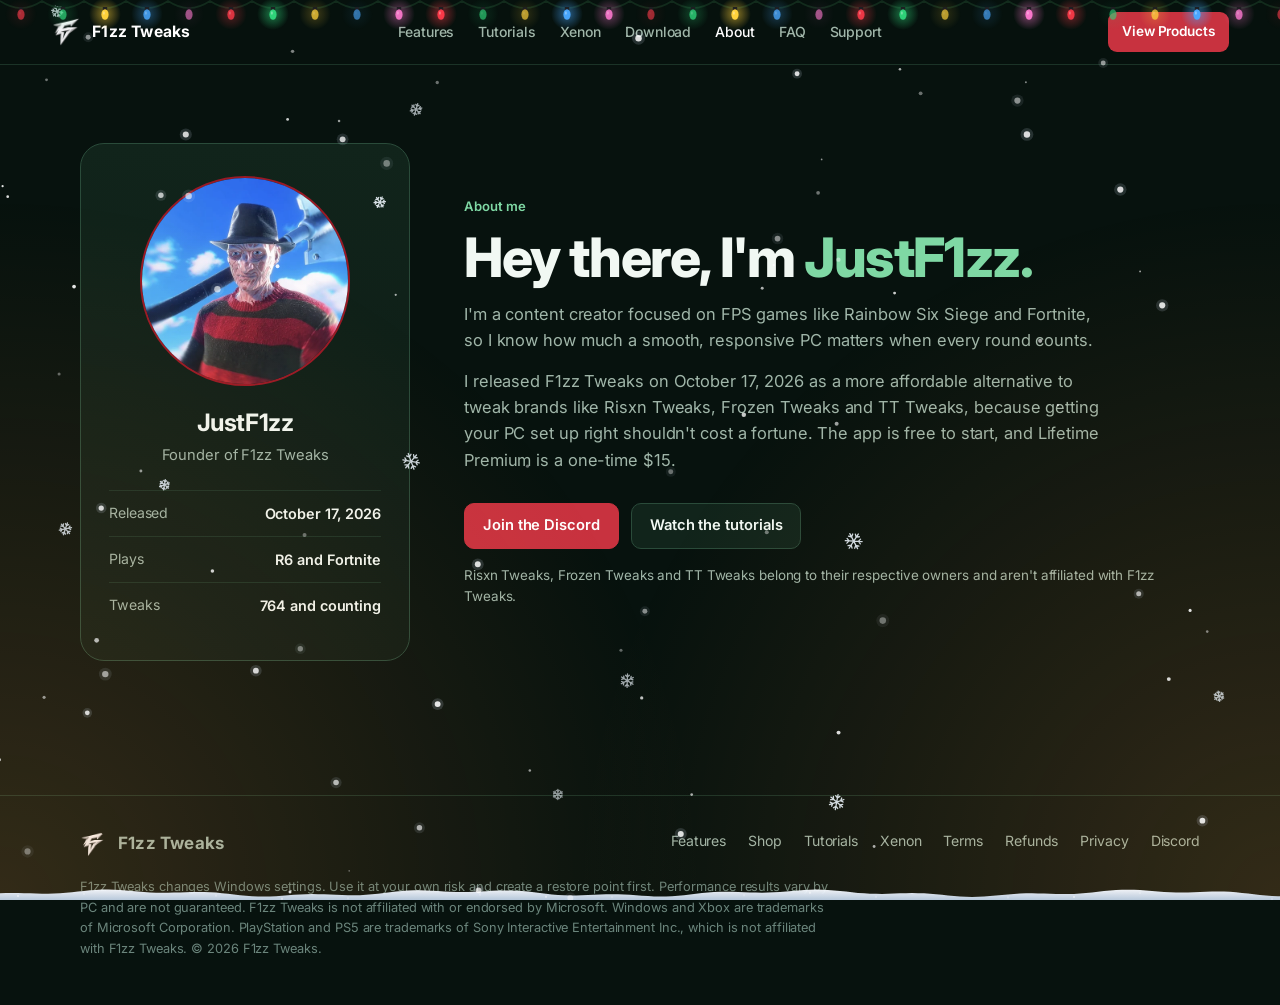
<file: about.html>
<!DOCTYPE html>
<html lang="en">
<head>
<meta charset="utf-8">
<meta name="viewport" content="width=device-width, initial-scale=1">
<title>About · F1zz Tweaks</title>
<link rel="canonical" href="https://f1zztweaks.com/about">
<meta name="description" content="Meet JustF1zz, the content creator behind F1zz Tweaks, an affordable PC and console tweaks brand released on October 17, 2026.">
<meta name="theme-color" content="#070c18">
<link rel="icon" href="/favicon.ico" sizes="32x32">
<link rel="icon" type="image/png" sizes="48x48" href="/favicon-48.png">
<link rel="icon" type="image/png" sizes="96x96" href="/favicon-96.png">
<link rel="icon" type="image/png" sizes="192x192" href="/icon-192.png">
<link rel="apple-touch-icon" href="/apple-touch-icon.png">
<link rel="manifest" href="/site.webmanifest">

<!--
  ╔══════════════════════════════════════════════════════════════════════════╗
  ║  HOW TO EDIT THIS PAGE                                                    ║
  ║  Everything you need to change is in the file site-settings.js (next to    ║
  ║  this one). Links you leave empty turn into   ║
  ║  greyed-out "Coming soon" buttons, so nobody can click a broken link.     ║
  ╚══════════════════════════════════════════════════════════════════════════╝
-->

<script>document.documentElement.className+=' js'</script>
<link rel="preconnect" href="https://fonts.googleapis.com">
<link rel="preconnect" href="https://fonts.gstatic.com" crossorigin>
<link href="https://fonts.googleapis.com/css2?family=Archivo:wght@400;500;600;700;800;900&family=JetBrains+Mono:wght@500;700&display=swap" rel="stylesheet">
<style>
  :root{
    --bg:#06090f; --panel:#0d111a; --panel2:#101622; --stroke:#1f2738; --stroke2:#2c374c;
    --text:#e7edfa; --muted:#8c95a6; --blue:#6896f3; --blue2:#9ebcf7; --violet:#68a4f3;
    --green:#54d696; --amber:#ffbe50;
    --grad:linear-gradient(135deg,#6896f3 0%,#68a4f3 100%);
    --radius:20px;
  }
  *{box-sizing:border-box;margin:0;padding:0}
  html{scroll-behavior:smooth;scroll-padding-top:84px}
  body{
    overflow-x:clip;
    font-family:"Segoe UI",system-ui,-apple-system,Roboto,Helvetica,Arial,sans-serif;
    background:var(--bg); color:var(--text); line-height:1.6; -webkit-font-smoothing:antialiased;
    background-image:
      radial-gradient(900px 500px at 85% -5%, rgba(104,150,243,.2), transparent 60%),
      radial-gradient(700px 480px at 0% 12%, rgba(104,164,243,.10), transparent 60%);
    background-repeat:no-repeat;
  }
  a{color:inherit;text-decoration:none}
  img{max-width:100%}
  .wrap{width:min(1120px,92%);margin-inline:auto}
  .muted{color:var(--muted)}
  .grad-text{background:var(--grad);-webkit-background-clip:text;background-clip:text;color:transparent}

  /* ---------- nav ---------- */
  header{position:sticky;top:0;z-index:50;backdrop-filter:blur(14px);background:rgba(7,10,15,.72);border-bottom:1px solid rgba(31,39,54,.7)}
  .nav{display:flex;align-items:center;gap:28px;height:68px}
  .brand{display:flex;align-items:center;gap:12px;font-weight:700;font-size:1.06rem;letter-spacing:.2px}
  .brand img{width:38px;height:38px;border-radius:11px;background:linear-gradient(160deg,#1f3052,#0f1520);border:1px solid #374f80;padding:5px}
  .nav-links{display:flex;gap:24px;margin-left:12px;color:var(--muted);font-size:.95rem}
  .nav-links a:hover{color:var(--text)}
  .nav-cta{margin-left:auto;display:flex;gap:10px}

  /* ---------- buttons ---------- */
  .btn{display:inline-flex;align-items:center;justify-content:center;gap:8px;padding:12px 22px;border-radius:13px;font-weight:600;font-size:.97rem;border:1px solid var(--stroke2);background:#141b29;color:var(--text);cursor:pointer;transition:transform .15s,border-color .15s,background .15s,box-shadow .15s}
  .btn:hover{border-color:#46577a;background:#1b253a;transform:translateY(-1px)}
  .btn.primary{border-color:transparent;background:var(--grad);box-shadow:0 8px 28px -8px rgba(102,149,243,.65)}
  .btn.primary:hover{box-shadow:0 12px 34px -8px rgba(121,162,244,.85);filter:brightness(1.08)}
  .btn.small{padding:9px 16px;font-size:.9rem;border-radius:11px}
  .btn.block{width:100%}
  .btn.disabled,a[data-need]:not([data-ready]){opacity:.45;pointer-events:none;filter:grayscale(.4)}
  .btn.soon{opacity:.8!important;filter:none!important;letter-spacing:2px;font-weight:800;font-size:.85rem;cursor:default}

  /* ---------- hero ---------- */
  .hero{padding:78px 0 54px;display:grid;grid-template-columns:1.02fr 1fr;gap:54px;align-items:center}
  .pill{display:inline-flex;align-items:center;gap:8px;padding:7px 14px;border-radius:99px;border:1px solid #253148;background:rgba(20,31,52,.7);font-size:.82rem;color:var(--blue2);font-weight:600;letter-spacing:.3px}
  .pill i{width:7px;height:7px;border-radius:50%;background:var(--green);box-shadow:0 0 10px var(--green)}
  h1{font-size:clamp(2.4rem,5.4vw,3.9rem);line-height:1.06;letter-spacing:-1.4px;margin:20px 0 18px}
  .lead{font-size:1.14rem;color:#aab3c6;max-width:540px}
  .hero-cta{display:flex;flex-wrap:wrap;gap:12px;margin:30px 0 16px}
  .fine{font-size:.84rem;color:var(--muted)}
  .stats{display:flex;gap:34px;margin-top:34px}
  .stat b{display:block;font-size:1.7rem;letter-spacing:-.5px}
  .stat span{font-size:.84rem;color:var(--muted)}

  /* ---------- app mock ---------- */
  .stage{position:relative}
  .stage::before{content:"";position:absolute;inset:-8% -6%;background:radial-gradient(closest-side,rgba(112,156,243,.34),transparent 72%);filter:blur(10px);z-index:0}
  .app{position:relative;z-index:1;display:grid;grid-template-columns:150px 1fr;border-radius:22px;overflow:hidden;border:1px solid #29395a;background:#0a0e17;box-shadow:0 40px 90px -30px rgba(0,0,0,.9),0 0 0 1px rgba(255,255,255,.02) inset;transform:perspective(1400px) rotateY(-7deg) rotateX(2.5deg);transition:transform .5s}
  .stage:hover .app{transform:perspective(1400px) rotateY(-2deg) rotateX(1deg)}
  .a-side{background:linear-gradient(180deg,#14223d 0%,#0a0e15 46%);padding:16px 12px;border-right:1px solid #1a2130}
  .a-logo{display:flex;align-items:center;gap:8px;font-weight:700;font-size:.78rem;margin-bottom:16px}
  .a-logo img{width:26px;height:26px;border-radius:8px;border:1px solid #374f80;background:#152138;padding:3px}
  .a-nav{display:flex;flex-direction:column;gap:5px;font-size:.72rem;color:#98a1b4}
  .a-nav div{padding:8px 10px;border-radius:9px}
  .a-nav .act{background:#1a2b4d;border:1px solid #3f62a8;color:#fff;position:relative}
  .a-nav .act::before{content:"";position:absolute;left:0;top:9px;bottom:9px;width:3px;border-radius:3px;background:var(--blue2)}
  .a-live{margin-top:16px;font-size:.62rem;color:#98a1b4}
  .a-bar{height:5px;border-radius:4px;background:#1c2434;margin:5px 0 10px;overflow:hidden}
  .a-bar span{display:block;height:100%;border-radius:4px;background:var(--grad)}
  .a-main{padding:16px 16px 18px}
  .a-title{display:flex;justify-content:space-between;align-items:center;margin-bottom:12px}
  .a-title b{font-size:.95rem}
  .a-title span{color:#727b8c;font-size:.8rem;letter-spacing:3px}
  .a-pills{display:flex;gap:6px;margin-bottom:12px;flex-wrap:wrap}
  .a-pills i{font-style:normal;font-size:.62rem;padding:4px 10px;border-radius:99px;border:1px solid #263044;color:#8c95a6}
  .a-pills i.on{border-color:#5e89e0;background:#1a3263;color:#fff}
  .a-grid{display:grid;grid-template-columns:repeat(2,minmax(0,1fr));gap:9px}
  .card{min-width:0;position:relative;border:1px solid #1e2637;border-radius:14px;padding:10px;background:linear-gradient(180deg,#121a2a,#0e131d);overflow:hidden}
  .card.on{border-color:#3a5996}
  .card.on::before{content:"";position:absolute;left:0;right:0;top:0;height:3px;background:var(--grad)}
  .c-top{display:flex;align-items:center;gap:6px}
  .tile{width:22px;height:22px;border-radius:7px;display:grid;place-items:center;background:#182132;border:1px solid #263044;flex:none}
  .card.on .tile{background:#1c376c;border-color:#4972c4}
  .tile svg{width:12px;height:12px;fill:none;stroke:#8c95a6;stroke-width:2;stroke-linecap:round;stroke-linejoin:round}
  .card.on .tile svg{stroke:var(--blue2)}
  .c-name{font-size:.64rem;font-weight:600;line-height:1.2;flex:1;min-width:0;overflow-wrap:break-word}
  .tg{width:28px;height:16px;border-radius:9px;background:#252e40;position:relative;flex:none}
  .tg::after{content:"";position:absolute;top:2px;left:2px;width:12px;height:12px;border-radius:50%;background:#9ea7b8;transition:.2s}
  .tg.on{background:var(--grad)}
  .tg.on::after{left:14px;background:#fff}
  .c-desc{font-size:.58rem;color:#808898;margin:7px 0 7px;line-height:1.35}
  .chips{display:flex;gap:5px}
  .chip{font-size:.5rem;font-weight:700;letter-spacing:.4px;padding:2px 6px;border-radius:5px}
  .chip.safe{background:#0e3428;color:var(--green)}
  .chip.pro{background:var(--grad);color:#fff}
  .a-live2{display:grid;grid-template-columns:repeat(3,minmax(0,1fr));gap:9px;margin-top:10px}
  .gauge{border:1px solid #1e2637;border-radius:14px;padding:10px;background:#0e131d;display:flex;align-items:center;gap:9px}
  .ring{--v:37;width:38px;height:38px;border-radius:50%;background:conic-gradient(var(--blue) calc(var(--v)*1%), #1c2434 0);position:relative;flex:none}
  .ring::after{content:"";position:absolute;inset:5px;border-radius:50%;background:#0e131d}
  .gauge small{display:block;font-size:.5rem;color:#727b8c;letter-spacing:.8px}
  .gauge b{font-size:.78rem}

  /* ---------- sections ---------- */
  section{padding:76px 0}
  .eyebrow{font-size:.8rem;letter-spacing:2px;font-weight:700;color:var(--blue2);text-transform:uppercase}
  h2{font-size:clamp(1.8rem,3.6vw,2.6rem);letter-spacing:-.8px;line-height:1.15;margin:12px 0 14px}
  .sec-lead{color:#a6afc2;max-width:640px;font-size:1.05rem}
  .grid3{display:grid;grid-template-columns:repeat(3,1fr);gap:18px;margin-top:40px}
  .feat{padding:26px;border-radius:var(--radius);border:1px solid var(--stroke);background:linear-gradient(180deg,var(--panel2),var(--panel));position:relative;overflow:hidden;transition:border-color .2s,transform .2s}
  .feat::before{content:"";position:absolute;left:24px;right:24px;top:0;height:1px;background:linear-gradient(90deg,transparent,rgba(255,255,255,.2),transparent)}
  .feat:hover{border-color:#3c4b68;transform:translateY(-3px)}
  .ico{width:44px;height:44px;border-radius:13px;display:grid;place-items:center;background:#152138;border:1px solid #354f82;margin-bottom:16px}
  .ico svg{width:22px;height:22px;fill:none;stroke:var(--blue2);stroke-width:1.8;stroke-linecap:round;stroke-linejoin:round}
  .feat h3{font-size:1.08rem;margin-bottom:8px}
  .feat p{color:var(--muted);font-size:.95rem}

  /* ---------- plans ---------- */
  .plans{display:grid;grid-template-columns:1fr 1.18fr;gap:20px;margin-top:42px;align-items:stretch}
  .plan{padding:32px;border-radius:24px;border:1px solid var(--stroke);background:linear-gradient(180deg,var(--panel2),var(--panel));display:flex;flex-direction:column}
  .plan.pro{border-color:#3c588f;background:linear-gradient(160deg,#1a2f5a 0%,#0f1624 52%);position:relative;box-shadow:0 30px 80px -40px rgba(102,149,243,.55)}
  .tag{align-self:flex-start;font-size:.72rem;font-weight:700;letter-spacing:1.2px;padding:5px 12px;border-radius:99px;background:#18202f;color:var(--muted)}
  .pro .tag{background:var(--grad);color:#fff}
  .plan h3{font-size:1.6rem;margin:16px 0 4px}
  .plan .sub{color:var(--muted);font-size:.95rem;margin-bottom:20px}
  .list{list-style:none;display:grid;gap:11px;margin-bottom:26px}
  .list li{display:flex;gap:11px;font-size:.96rem;color:#c7cfdf}
  .list li::before{content:"";width:18px;height:18px;border-radius:50%;flex:none;margin-top:3px;background:#0e3428 url("data:image/svg+xml,%3Csvg xmlns='http://www.w3.org/2000/svg' viewBox='0 0 24 24' fill='none' stroke='%2354d696' stroke-width='3.4' stroke-linecap='round' stroke-linejoin='round'%3E%3Cpath d='M5 12.5l4.5 4.5L19 7.5'/%3E%3C/svg%3E") center/11px no-repeat}
  .pro .list li::before{background-color:#1f3560}
  .pchips{display:flex;flex-wrap:wrap;gap:7px;margin:4px 0 26px}
  .pchips span{font-size:.78rem;padding:5px 11px;border-radius:99px;border:1px solid #314670;background:rgba(64,99,170,.18);color:#c4d6fa}
  .price-row{display:grid;grid-template-columns:1fr 1fr;gap:12px;margin-top:auto}
  .opt{border:1px solid #314875;border-radius:16px;padding:16px;background:rgba(9,13,22,.55);display:flex;flex-direction:column;gap:10px}
  .opt .p{font-size:1.9rem;font-weight:800;letter-spacing:-1px}
  .opt .p small{font-size:.82rem;font-weight:500;color:var(--muted);letter-spacing:0}
  .opt .l{font-size:.86rem;color:var(--muted)}
  .note{margin-top:16px;font-size:.84rem;color:var(--muted);display:flex;gap:9px}
  .note b{color:#cbd3e4}

  /* ---------- how ---------- */
  .steps{display:grid;grid-template-columns:repeat(3,1fr);gap:18px;margin-top:40px;counter-reset:s}
  .step{padding:28px;border-radius:var(--radius);border:1px solid var(--stroke);background:var(--panel);position:relative}
  .step::before{counter-increment:s;content:counter(s);display:grid;place-items:center;width:38px;height:38px;border-radius:50%;background:var(--grad);font-weight:800;margin-bottom:16px}
  .step h3{margin-bottom:7px}
  .step p{color:var(--muted);font-size:.95rem}
  .callout{margin-top:22px;padding:18px 22px;border-radius:16px;border:1px solid #33425f;background:rgba(22,33,56,.55);color:#b9c3d6;font-size:.95rem}
  .callout b{color:#fff}

  /* ---------- faq ---------- */
  .faq{margin-top:34px;display:grid;gap:12px;max-width:880px}
  details{border:1px solid var(--stroke);border-radius:16px;background:var(--panel);padding:0 22px;transition:border-color .2s}
  details[open]{border-color:#3c4b68;background:var(--panel2)}
  summary{cursor:pointer;list-style:none;padding:19px 0;font-weight:600;display:flex;justify-content:space-between;gap:16px}
  summary::-webkit-details-marker{display:none}
  summary::after{content:"+";color:var(--blue2);font-size:1.4rem;line-height:1}
  details[open] summary::after{content:"–"}
  details p{padding:0 0 20px;color:#a6afc2;font-size:.97rem}
  details p + p{margin-top:-8px}

  /* ---------- footer ---------- */
  .cta{margin:20px 0 10px;padding:46px;border-radius:28px;text-align:center;border:1px solid #3a558c;background:linear-gradient(135deg,rgba(104,150,243,.2),rgba(104,164,243,.18))}
  .cta h2{margin-top:0}
  .cta .hero-cta{justify-content:center}
  footer{border-top:1px solid var(--stroke);padding:34px 0 46px;margin-top:50px;color:var(--muted);font-size:.88rem}
  .foot{display:flex;flex-wrap:wrap;gap:20px 36px;justify-content:space-between}
  .foot nav{display:flex;gap:22px;flex-wrap:wrap}
  .foot a:hover{color:var(--text)}
  .legal{margin-top:20px;font-size:.8rem;color:#6b7485;max-width:760px}

  /* ---------- download notice ---------- */
  .dl-notice{position:fixed;left:50%;bottom:26px;transform:translateX(-50%) translateY(20px);opacity:0;pointer-events:none;z-index:80;max-width:92vw;
    padding:14px 22px;border-radius:16px;border:1px solid #3a558c;background:rgba(13,19,30,.95);backdrop-filter:blur(12px);
    box-shadow:0 18px 50px -12px rgba(0,0,0,.8);font-size:.95rem;transition:opacity .25s,transform .25s}
  .dl-notice.show{opacity:1;transform:translateX(-50%) translateY(0);pointer-events:auto}
  .dl-notice b{display:block}
  .dl-notice span{color:var(--muted);font-size:.88rem}
  .dl-notice a{color:var(--blue2);text-decoration:underline}

  /* ---------- before-you-buy step (Device ID + agreement) ---------- */
  .buy-gate{position:fixed;inset:0;z-index:90;display:none;align-items:center;justify-content:center;padding:16px;background:rgba(3,5,10,.78);backdrop-filter:blur(6px)}
  .buy-gate.show{display:flex}
  .bg-box{width:100%;max-width:520px;max-height:calc(100vh - 32px);overflow:auto;padding:28px 26px 24px;border-radius:20px;border:1px solid var(--stroke2);background:var(--panel);box-shadow:0 30px 80px -20px rgba(0,0,0,.9)}
  .bg-box h3{font-size:1.35rem;margin-bottom:4px}
  .bg-box .bg-plan{color:var(--blue2);font-weight:700;font-size:.9rem;margin-bottom:18px}
  .bg-box ol{margin:0 0 18px 20px;color:var(--muted);font-size:.93rem}
  .bg-box ol li{margin-bottom:4px}
  .bg-box ol b{color:var(--text)}
  .bg-box label.bg-lbl{display:block;font-weight:700;font-size:.85rem;margin-bottom:6px}
  .bg-box input[type=text],.bg-box input[type=email]{width:100%;padding:13px 14px;border-radius:12px;border:1px solid var(--stroke2);background:#090d14;color:var(--text);font:600 1.15rem "JetBrains Mono",ui-monospace,monospace;letter-spacing:3px;text-transform:uppercase}
  .bg-box input[type=email]{font-family:inherit;font-size:1rem;font-weight:500;letter-spacing:0;text-transform:none}
  .bg-box input:focus{outline:none;border-color:var(--blue2)}
  .bg-box input.bad{border-color:#ff5c7a}
  .bg-err{min-height:20px;margin:6px 0 12px;font-size:.84rem;color:#ff7d95}
  .bg-agree{display:flex;gap:10px;align-items:flex-start;padding:13px 14px;border-radius:12px;border:1px solid var(--stroke);background:#0a0e17;font-size:.9rem;color:var(--muted);cursor:pointer}
  .bg-agree input{margin-top:3px;width:18px;height:18px;flex:none;accent-color:#85aaf5}
  .bg-agree a{color:var(--blue2);text-decoration:underline}
  .bg-btns{display:flex;gap:10px;margin-top:18px}
  .bg-btns .btn{flex:1}
  .bg-btns .btn[disabled]{opacity:.4;pointer-events:none}
  .bg-after{margin-top:14px;font-size:.84rem;color:var(--muted)}


  /* ═════════════ v3 look: aurora, glass, motion ═════════════ */
  .js .reveal{opacity:0;transform:translateY(26px);transition:opacity .75s cubic-bezier(.2,.7,.2,1),transform .75s cubic-bezier(.2,.7,.2,1);transition-delay:var(--d,0s)}
  .js .reveal.in{opacity:1;transform:none}
  body{background-image:none}
  .aurora{position:fixed;inset:0;z-index:-1;overflow:hidden;pointer-events:none}
  .aurora i{position:absolute;border-radius:50%;filter:blur(100px);will-change:transform}
  .aurora i:nth-child(1){width:640px;height:640px;left:-160px;top:-180px;background:#4c83f0;opacity:.5;animation:drift1 26s ease-in-out infinite alternate}
  .aurora i:nth-child(2){width:560px;height:560px;right:-140px;top:4%;background:#4d94f1;opacity:.28;animation:drift2 30s ease-in-out infinite alternate}
  .aurora i:nth-child(3){width:520px;height:520px;left:28%;top:52%;background:#2d6bff;opacity:.2;animation:drift3 34s ease-in-out infinite alternate}
  @keyframes drift1{to{transform:translate(180px,140px) scale(1.15)}}
  @keyframes drift2{to{transform:translate(-160px,200px) scale(.9)}}
  @keyframes drift3{to{transform:translate(120px,-160px) scale(1.2)}}
  html{scroll-padding-top:98px}
  header{background:none;border:0;backdrop-filter:none;padding-top:12px}
  .nav{height:64px;padding:0 14px 0 18px;border:1px solid var(--stroke2);border-radius:20px;background:rgba(10,15,24,.66);backdrop-filter:blur(18px);box-shadow:0 18px 44px -22px rgba(0,0,0,.85)}
  .nav-links a{position:relative;padding:4px 0}
  .nav-links a::after{content:"";position:absolute;left:0;right:0;bottom:-2px;height:2px;border-radius:2px;background:var(--grad);transform:scaleX(0);transform-origin:left;transition:transform .25s}
  .nav-links a:hover::after{transform:scaleX(1)}
  .grad-text{background-image:linear-gradient(90deg,#76a0f4,#68a4f3,#76a0f4);background-size:200% auto;animation:shine 7s linear infinite}
  @keyframes shine{to{background-position:200% center}}
  h1{font-size:clamp(2.5rem,5.8vw,4.3rem);letter-spacing:-2px}
  .btn.primary{position:relative;overflow:hidden}
  .btn.primary::after{content:"";position:absolute;top:0;bottom:0;width:60px;left:-90px;background:linear-gradient(100deg,transparent,rgba(255,255,255,.35),transparent);transform:skewX(-20deg);transition:left .6s}
  .btn.primary:hover::after{left:calc(100% + 40px)}
  .pill i{animation:pulse 2s ease-in-out infinite}
  @keyframes pulse{50%{box-shadow:0 0 0 6px rgba(84,214,150,0)}0%{box-shadow:0 0 0 0 rgba(84,214,150,.5)}}

  /* app preview: top tabs + bottom stats bar, like the real app */
  .app{grid-template-columns:1fr;grid-template-rows:auto 1fr auto}
  .a-head{display:flex;align-items:center;gap:10px;padding:10px 12px;border-bottom:1px solid #1c263a;background:linear-gradient(90deg,#1a305c,#0d121d)}
  .a-logo{margin:0}
  .a-tabs{display:flex;align-items:center;gap:3px;margin-left:6px}
  .a-tabs span{width:26px;height:26px;border-radius:9px;display:grid;place-items:center;color:#949db0}
  .a-tabs span.act{width:auto;padding:0 10px 0 7px;gap:6px;display:flex;align-items:center;background:#1a3263;border:1px solid #3f62a8;color:#fff;font-size:.62rem;font-weight:600}
  .a-tabs svg{width:13px;height:13px;fill:none;stroke:currentColor;stroke-width:2;stroke-linecap:round;stroke-linejoin:round}
  .a-dots{margin-left:auto;display:flex;gap:4px}
  .a-dots i{width:9px;height:9px;border-radius:50%;background:linear-gradient(135deg,#6896f3,#68a4f3)}
  .a-dots i:nth-child(2){background:linear-gradient(135deg,#20c48a,#54e2aa)}
  .a-dots i:nth-child(3){background:linear-gradient(135deg,#ff7a46,#ffaa70)}
  .a-dots i:nth-child(4){background:linear-gradient(135deg,#ffbc34,#ffd676)}
  .a-dots i:nth-child(5){background:linear-gradient(135deg,#3cdcc8,#82f0e1)}
  .a-foot{display:flex;gap:14px;align-items:center;padding:9px 14px;border-top:1px solid #1c263a;font-size:.56rem;letter-spacing:.6px;color:#949db0;background:#0a0e17}
  .a-foot .mb{flex:1;min-width:0}
  .a-foot .a-bar{margin:4px 0 0}
  .a-foot em{font-style:normal;color:#9ebcf7;font-weight:700}
  .float{position:absolute;z-index:3;padding:11px 15px;border-radius:16px;background:rgba(15,23,38,.82);border:1px solid #2e3d5c;backdrop-filter:blur(12px);box-shadow:0 22px 50px -18px rgba(0,0,0,.85);font-size:.78rem;animation:bob 6.5s ease-in-out infinite}
  .float b{display:block;font-size:.84rem}
  .float span{color:var(--muted);font-size:.74rem}
  .float.f1{right:-18px;top:-22px}
  .float.f2{left:-26px;bottom:34px;animation-delay:-3s;display:flex;align-items:center;gap:12px}
  .float .ring{width:42px;height:42px}
  .float .ring::after{background:#10192a}
  @keyframes bob{50%{transform:translateY(-9px)}}

  /* category marquee */
  .marquee{overflow:hidden;border-block:1px solid var(--stroke);background:rgba(11,17,28,.55);backdrop-filter:blur(6px);padding:15px 0;margin:6px 0 0;-webkit-mask-image:linear-gradient(90deg,transparent,#000 8%,#000 92%,transparent);mask-image:linear-gradient(90deg,transparent,#000 8%,#000 92%,transparent)}
  .marquee div{display:flex;gap:44px;width:max-content;animation:scrollx 34s linear infinite;font-weight:700;letter-spacing:2px;font-size:.82rem;color:#8893a8;text-transform:uppercase}
  .marquee span::before{content:"✦";color:var(--violet);margin-right:44px}
  @keyframes scrollx{to{transform:translateX(-50%)}}

  /* bento features + spotlight cards */
  .grid3 .feat:nth-child(1),.grid3 .feat:nth-child(4),.grid3 .feat:nth-child(6){grid-column:span 2}
  .feat,.plan,.step,.opt{--mx:50%;--my:-40%}
  .feat::after,.step::after{content:"";position:absolute;inset:0;border-radius:inherit;background:radial-gradient(280px circle at var(--mx) var(--my),rgba(167,194,248,.12),transparent 62%);opacity:0;transition:opacity .3s;pointer-events:none}
  .feat:hover::after,.step:hover::after{opacity:1}
  .feat,.step,.plan{backdrop-filter:blur(6px)}
  .ico{background:linear-gradient(135deg,#1a305c,#1f3766);border-color:#3f62a8}

  /* F1zz Bot section */
  .bot-grid{display:grid;grid-template-columns:1fr 1.05fr;gap:54px;align-items:center}
  .chat-mock{border:1px solid var(--stroke2);border-radius:26px;background:linear-gradient(180deg,rgba(16,25,42,.9),rgba(10,15,24,.9));padding:18px;box-shadow:0 40px 80px -40px rgba(93,143,242,.55)}
  .ch-head{display:flex;align-items:center;gap:12px;padding-bottom:14px;border-bottom:1px solid var(--stroke);margin-bottom:16px}
  .ch-av{width:38px;height:38px;border-radius:50%;display:grid;place-items:center;font-weight:800;font-size:.8rem;background:var(--grad)}
  .ch-head small{display:block;color:var(--green);font-size:.74rem}
  .bub{width:fit-content;max-width:82%;padding:11px 15px;border-radius:16px;font-size:.88rem;line-height:1.5;margin-bottom:11px}
  .bub.bot{background:#151e30;border:1px solid #29354d;border-top-left-radius:5px}
  .bub.me{margin-left:auto;background:var(--grad);border-top-right-radius:5px}
  .bub b{color:#d0defb}
  .bub.bot ul{margin:6px 0 0 18px;color:#c0cbe0}
  .ch-act{display:flex;gap:10px;margin-top:4px}
  .ch-act span{font-size:.78rem;font-weight:700;padding:7px 14px;border-radius:10px;border:1px solid #2e3d5c;background:#121a29}
  .ch-act span.go{background:var(--grad);border-color:transparent}
  .perks{list-style:none;display:grid;gap:12px;margin-top:26px}
  .perks li{display:flex;gap:14px;align-items:flex-start;color:#c8d1e4}
  .perks li b{display:block;color:var(--text)}
  .perks .pi{width:38px;height:38px;border-radius:12px;display:grid;place-items:center;flex:none;background:linear-gradient(135deg,#1a305c,#1f3766);border:1px solid #3f62a8}
  .perks .pi svg{width:19px;height:19px;fill:none;stroke:#bbd0f9;stroke-width:1.9;stroke-linecap:round;stroke-linejoin:round}
  .cta{background:linear-gradient(135deg,rgba(104,150,243,.22),rgba(104,164,243,.18));position:relative;overflow:hidden}
  @media (max-width:940px){
    .bot-grid{grid-template-columns:1fr}
    .float{display:none}
    .grid3 .feat:nth-child(n){grid-column:auto}
  }
  @media (max-width:620px){
    .a-tabs span:not(.act){display:none}
    .a-head{padding:9px}
  }
  @media (prefers-reduced-motion:reduce){.aurora i,.marquee div,.float,.grad-text,.pill i{animation:none!important}.js .reveal{opacity:1;transform:none}}

  @media (max-width:940px){
    .hero{grid-template-columns:1fr;padding-top:48px}
    .app{transform:none}.stage:hover .app{transform:none}
    .stage::before{inset:0}
    .grid3,.steps{grid-template-columns:1fr 1fr}
    .plans{grid-template-columns:1fr}
    .nav-links{display:none}
  }
  @media (max-width:620px){
    .grid3,.steps{grid-template-columns:1fr}
    .price-row{grid-template-columns:1fr}
    .app{grid-template-columns:1fr}.a-side{display:none}
    .stage::before{inset:0}
    .stats{gap:22px;flex-wrap:wrap}
    .cta{padding:30px 20px}
    .nav-cta .btn:not(.primary){display:none}
  }
  @media (prefers-reduced-motion:reduce){*{transition:none!important;scroll-behavior:auto!important}.app{transform:none}}
  /* ═════════════ video showcase ═════════════ */
  #showcase[hidden],[data-showcase-link][hidden]{display:none}
  .vshow{margin-top:38px;position:relative}
  .vshow::before{content:"";position:absolute;inset:-6% -4%;background:radial-gradient(closest-side,rgba(112,156,243,.3),transparent 72%);filter:blur(14px);z-index:0;pointer-events:none}
  .vframe{position:relative;z-index:1;border-radius:24px;overflow:hidden;border:1px solid #2e3d5c;background:#0a0e17;box-shadow:0 40px 90px -30px rgba(0,0,0,.9),0 0 0 1px rgba(255,255,255,.02) inset}
  .vbar{display:flex;align-items:center;gap:7px;padding:11px 16px;background:linear-gradient(90deg,#1a305c,#0d121d);border-bottom:1px solid #1c263a;font-size:.82rem;color:#c2cde2}
  .vbar i{width:10px;height:10px;border-radius:50%;background:linear-gradient(135deg,#6896f3,#68a4f3)}
  .vbar i:nth-child(2){background:linear-gradient(135deg,#20c48a,#54e2aa)}
  .vbar i:nth-child(3){background:linear-gradient(135deg,#ffbc34,#ffd676)}
  .vbar b{margin-left:8px;font-weight:600;white-space:nowrap;overflow:hidden;text-overflow:ellipsis}
  .vstage{position:relative;aspect-ratio:16/9;background:radial-gradient(600px 300px at 30% 20%,#1a305c,#070a10 70%)}
  .vstage video,.vstage iframe,.vstage .vposter{position:absolute;inset:0;width:100%;height:100%;border:0;display:block;background:#000}
  .vstage .vposter{object-fit:cover;background:none}
  .vlite{position:absolute;inset:0;display:grid;place-items:center;cursor:pointer;border:0;background:transparent;color:#fff;font:inherit}
  .vlite .pbtn{width:84px;height:84px;border-radius:50%;display:grid;place-items:center;background:var(--grad);box-shadow:0 14px 44px -8px rgba(121,162,244,.8);transition:transform .2s}
  .vlite:hover .pbtn{transform:scale(1.08)}
  .vlite svg{width:34px;height:34px;fill:#fff;margin-left:4px}
  .vtabs{display:grid;grid-template-columns:repeat(auto-fit,minmax(210px,1fr));gap:14px;margin-top:20px;position:relative;z-index:1}
  .vtabs:empty{display:none}
  .vtab{text-align:left;font:inherit;color:inherit;padding:16px 18px;border-radius:16px;border:1px solid var(--stroke);background:linear-gradient(180deg,var(--panel2),var(--panel));cursor:pointer;transition:border-color .2s,transform .2s,background .2s}
  .vtab:hover{border-color:#3c4b68;transform:translateY(-2px)}
  .vtab.on{border-color:#5274b8;background:linear-gradient(160deg,#1a2f5a 0%,#0f1624 70%);box-shadow:0 20px 50px -28px rgba(102,149,243,.7)}
  .vtab .n{display:inline-grid;place-items:center;width:24px;height:24px;border-radius:50%;margin-bottom:10px;font-size:.78rem;font-weight:800;background:#1c2434;color:var(--muted)}
  .vtab.on .n{background:var(--grad);color:#fff}
  .vtab b{display:block;font-size:.98rem;margin-bottom:3px}
  .vtab span{display:block;color:var(--muted);font-size:.86rem;line-height:1.45}
  /* ═════════════ top banner: logo + 360° light beams, kept inside its box ═════════════ */
  .banner{position:relative;margin-top:20px;height:clamp(300px,36vw,430px);border-radius:30px;overflow:hidden;isolation:isolate;
    border:1px solid #2e3d5c;background:radial-gradient(120% 140% at 50% 50%,#0e182b 0%,#070a10 70%);
    box-shadow:0 40px 100px -40px rgba(104,150,243,.55),0 0 0 1px rgba(255,255,255,.02) inset}
  .banner canvas{position:absolute;inset:0;width:100%;height:100%;display:block;z-index:0}
  .banner::before{content:"";position:absolute;inset:0;z-index:1;pointer-events:none;
    background:radial-gradient(closest-side at 50% 50%,rgba(6,9,15,.9) 0%,rgba(6,9,15,.55) 45%,transparent 100%) center/min(620px,92%) 78% no-repeat}
  .banner::after{content:"";position:absolute;inset:0;z-index:3;pointer-events:none;border-radius:inherit;
    box-shadow:inset 0 0 90px 10px rgba(6,9,15,.65)}
  .banner-in{position:relative;z-index:2;height:100%;display:flex;flex-direction:column;align-items:center;justify-content:center;gap:10px;text-align:center;padding:0 16px}
  .banner-in img{width:clamp(84px,11vw,140px);height:auto;filter:drop-shadow(0 0 26px rgba(121,162,244,.75)) drop-shadow(0 6px 18px rgba(0,0,0,.6))}
  .banner-name{font-size:clamp(2.1rem,6.2vw,4.4rem);font-weight:800;letter-spacing:-1.5px;line-height:1.05}
  .banner-name span{background:linear-gradient(90deg,#76a0f4,#68a4f3);-webkit-background-clip:text;background-clip:text;color:transparent}
  .banner-tag{font-size:clamp(.72rem,1.5vw,.92rem);letter-spacing:3px;text-transform:uppercase;font-weight:700;color:#b2bdd4}
  @keyframes bn-logo{from{opacity:0;transform:scale(.55);filter:blur(10px) drop-shadow(0 0 26px rgba(121,162,244,.75))}to{opacity:1;transform:none}}
  @keyframes bn-wipe{from{clip-path:inset(0 100% 0 0);transform:translateX(-16px)}to{clip-path:inset(0 0 0 0);transform:none}}
  @keyframes bn-fade{from{opacity:0;transform:translateY(8px)}to{opacity:1;transform:none}}
  .js .banner-in img{animation:bn-logo .9s cubic-bezier(.2,.8,.2,1) .05s both}
  .js .banner-name{animation:bn-wipe .95s cubic-bezier(.2,.75,.2,1) .3s both}
  .js .banner-tag{animation:bn-fade .8s ease .75s both}
  @media (max-width:620px){.banner{border-radius:22px}.banner-tag{letter-spacing:1.4px}}
  @media (prefers-reduced-motion:reduce){.js .banner-in img,.js .banner-name,.js .banner-tag{animation:none}}
  .stat[hidden]{display:none}

  /* release announcement bar (scrolls away, sits above the sticky nav) */
  .release-bar{position:relative;z-index:60;display:flex;align-items:center;justify-content:center;gap:10px;padding:9px 16px;text-align:center;font-size:.82rem;font-weight:800;letter-spacing:1.6px;text-transform:uppercase;color:#fff;background:linear-gradient(90deg,#3e79ef,#4b82f0 50%,#4d94f1);box-shadow:0 8px 30px -12px rgba(84,136,241,.7)}
  .release-bar i{width:8px;height:8px;border-radius:50%;background:#fff;box-shadow:0 0 0 0 rgba(255,255,255,.7);animation:relpulse 2s infinite;flex:none}
  .release-bar span{opacity:.92;font-weight:700}
  @keyframes relpulse{70%{box-shadow:0 0 0 9px rgba(255,255,255,0)}100%{box-shadow:0 0 0 0 rgba(255,255,255,0)}}
  @media (max-width:620px){.release-bar{font-size:.68rem;letter-spacing:1px;padding:8px 12px}}
  @media (prefers-reduced-motion:reduce){.release-bar i{animation:none}}

  /* menu: keep every label on one line now that there are more links */
  .brand,.nav-links a,.nav-cta .btn{white-space:nowrap}
  .nav-links{gap:20px}
  @media (max-width:1180px){.nav-links{gap:14px;font-size:.88rem}}
  @media (max-width:1060px){.nav-links a[href="#showcase"],.nav-links a[href="#how"]{display:none}}

  /* more sections + premium teaser */
  .tkgrid{display:grid;grid-template-columns:repeat(auto-fit,minmax(min(100%,330px),1fr));gap:16px;margin-top:38px}
  .tk{display:flex;align-items:center;justify-content:space-between;gap:16px;padding:18px 20px;border-radius:18px;border:1px solid #2e3d5c;background:linear-gradient(180deg,var(--panel2),var(--panel))}
  .tk b{display:block;font-size:1.02rem;margin-bottom:2px}
  .tk p{color:#a6afc2;font-size:.9rem;margin:0 0 10px}
  .tkt{display:inline-block;font-size:.68rem;font-weight:800;letter-spacing:1.4px;text-transform:uppercase;padding:3px 9px;border-radius:99px;background:#1c2434;color:var(--blue2)}
  .tkp{background:var(--grad);color:#fff}
  .sw{flex:none;position:relative;width:46px;height:26px;border-radius:99px;background:#232d40}
  .sw::after{content:"";position:absolute;top:3px;left:3px;width:20px;height:20px;border-radius:50%;background:#8c95a6;transition:transform .2s}
  .sw.on{background:var(--grad)}
  .sw.on::after{transform:translateX(20px);background:#fff}
  .duo{display:grid;grid-template-columns:1fr 1fr;gap:20px}
  @media (max-width:760px){.duo{grid-template-columns:1fr}}
  .dcard{padding:34px;border-radius:24px;border:1px solid var(--stroke);background:linear-gradient(180deg,var(--panel2),var(--panel))}
  .dcard h3{font-size:1.5rem;letter-spacing:-.4px;margin:6px 0 8px}
  .dcard p{color:#a6afc2;margin-bottom:20px}
  .teaser{display:flex;align-items:center;justify-content:space-between;gap:28px;flex-wrap:wrap;padding:34px 36px;border-radius:26px;border:1px solid var(--stroke);background:linear-gradient(180deg,var(--panel2),var(--panel))}
  .teaser h2{margin-bottom:8px}
  .teaser-side{display:flex;align-items:center;gap:22px;flex-wrap:wrap}
  .tprices{display:flex;gap:22px}
  .tprices div{display:grid}
  .tprices b{font-size:1.9rem;letter-spacing:-.5px}
  .tprices small{color:var(--muted)}
  .pgtop{padding-top:34px}

  /* ══════════════════════ V3 LOOK (shared) ══════════════════════ */
  body{font-family:"Archivo","Segoe UI",system-ui,-apple-system,Roboto,Helvetica,Arial,sans-serif}
  h1,h2,h3,h4,.brand,.btn,.tprices b{font-family:"Archivo","Segoe UI",system-ui,sans-serif}
  h1,h2{font-weight:800;letter-spacing:-.8px}
  .btn{border-radius:11px;font-weight:700;letter-spacing:.2px}
  .eyebrow{font-family:"JetBrains Mono",ui-monospace,SFMono-Regular,Menlo,monospace;letter-spacing:.3em;font-weight:500}
  header{background:rgba(6,8,13,.88);border-bottom:1px solid #161f30}
  header .wrap.nav{background:transparent;border:0;border-radius:0;box-shadow:none}
  .aurora{opacity:.42}

  /* ══════════════════════ premium page v3.2 ══════════════════════ */
  .plan h3 .grad-text{font-size:inherit}
  .plan.pro .list li b{color:#fff}
  .plan.pro .list{margin-bottom:18px}
  .opt{position:relative;transition:border-color .2s,transform .2s}
  .opt:hover{transform:translateY(-2px);border-color:#4f6fb0}
  .opt.best{border-color:#5f8ae0;background:linear-gradient(160deg,rgba(104,150,243,.22),rgba(104,164,243,.10) 70%),rgba(9,13,22,.55);box-shadow:0 18px 44px -24px rgba(121,162,244,.8)}
  .ribbon{position:absolute;top:-11px;right:14px;font-size:.66rem;font-weight:800;letter-spacing:1.4px;text-transform:uppercase;padding:4px 10px;border-radius:99px;background:var(--grad);color:#fff;box-shadow:0 6px 18px -6px rgba(104,164,243,.7)}
  #tools .feat p{font-size:.94rem}
  .wait-notice{margin-top:28px;display:flex;gap:22px;align-items:flex-start;padding:30px 32px;border-radius:24px;border:1px solid #4f6fb0;
    background:linear-gradient(135deg,rgba(104,150,243,.20),rgba(104,164,243,.10));box-shadow:0 24px 60px -34px rgba(121,162,244,.8)}
  .wait-ico{flex:none;width:54px;height:54px;border-radius:16px;display:grid;place-items:center;background:var(--grad)}
  .wait-ico svg{width:28px;height:28px;fill:none;stroke:#fff;stroke-width:2;stroke-linecap:round;stroke-linejoin:round}
  .wait-big{font-family:"Archivo","Segoe UI",system-ui,sans-serif;font-size:clamp(1.3rem,2.6vw,1.8rem);font-weight:800;line-height:1.25;letter-spacing:-.4px;color:#fff}
  .wait-small{margin:10px 0 18px;color:#c0cbe0;font-size:1.02rem}
  @media (max-width:620px){.wait-notice{flex-direction:column;padding:24px 20px}}
  .cmp{margin-top:34px;border:1px solid var(--stroke2);border-radius:22px;overflow:hidden;background:linear-gradient(180deg,var(--panel2),var(--panel));backdrop-filter:blur(6px)}
  .cmp-row{display:grid;grid-template-columns:1.1fr 1fr 1.5fr;gap:16px;align-items:center;padding:15px 26px;border-top:1px solid rgba(255,255,255,.05)}
  .cmp-row:first-child{border-top:0}
  .cmp-row span:first-child{font-weight:600;color:var(--text)}
  .cmp-row span{color:#a6afc2;font-size:.95rem}
  .cmp-row span:last-child{color:#dee7fa}
  .cmp-row span:last-child b{color:#fff}
  .cmp-row .no{color:#586276}
  .cmp-head{background:rgba(255,255,255,.02)}
  .cmp-head span{font-family:"JetBrains Mono",ui-monospace,monospace;font-size:.74rem!important;letter-spacing:.24em;text-transform:uppercase;color:var(--muted)!important}
  .cmp-head span:last-child{color:var(--blue2)!important}
  .cmp-row span:last-child{position:relative}
  .cmp{position:relative}
  .cmp::before{content:"";position:absolute;top:0;bottom:0;right:0;width:calc((100% - 52px - 32px) * 1.5 / 3.6 + 26px + 8px);background:linear-gradient(180deg,rgba(104,150,243,.10),rgba(104,164,243,.05));pointer-events:none}
  @media (max-width:620px){
    .cmp-row{grid-template-columns:1fr 1fr;padding:13px 18px;gap:6px 12px}
    .cmp-row span:first-child{grid-column:1/-1}
    .cmp-head span:first-child{display:none}
    .cmp::before{display:none}
  }
  /* ══════════════════════ SHOP ══════════════════════ */
  .shop-grid{display:grid;grid-template-columns:repeat(4,1fr);gap:18px;margin-top:42px;align-items:stretch}
  .item{position:relative;display:flex;flex-direction:column;padding:26px 24px;border-radius:22px;border:1px solid var(--stroke);background:linear-gradient(180deg,var(--panel2),var(--panel));transition:transform .2s,border-color .2s}
  .item:hover{transform:translateY(-3px);border-color:#46577a}
  .item h3{font-size:1.5rem;margin:14px 0 6px}
  .item .price{font-size:2.3rem;font-weight:800;letter-spacing:-1px;line-height:1.1}
  .item .price small{font-size:.85rem;font-weight:500;color:var(--muted);letter-spacing:0}
  .item .sub{color:var(--muted);font-size:.92rem;margin:8px 0 16px}
  .item .list{margin-bottom:20px}
  .item .btn{margin-top:auto}
  .item.hot{border-color:#5f8ae0;background:linear-gradient(160deg,#1a2f5a 0%,#0f1624 60%);box-shadow:0 26px 70px -36px rgba(102,149,243,.6)}
  .item .tag.pro{background:var(--grad);color:#fff}
  .item.soon{border-style:dashed;background:repeating-linear-gradient(135deg,rgba(255,255,255,.02) 0 12px,transparent 12px 24px),var(--panel)}
  .item.soon h3{color:var(--muted)}
  .item.soon:hover{transform:none}
  .soon-ico{width:54px;height:54px;margin-top:18px;border-radius:16px;display:grid;place-items:center;background:rgba(104,150,243,.12);border:1px solid #2e3d5c}
  .soon-ico svg{width:26px;height:26px;fill:none;stroke:var(--blue2);stroke-width:1.8;stroke-linecap:round;stroke-linejoin:round}
  .item.console h3{color:var(--text)}
  .item.console .soon-ico{border:0}
  .item.console .soon-ico svg{fill:#fff;stroke:none}
  .item.xbox .soon-ico{background:#107c10}
  .item.ps .soon-ico{background:#0070d1}
  @media (max-width:1060px){.shop-grid{grid-template-columns:1fr 1fr}}
  @media (max-width:600px){.shop-grid{grid-template-columns:1fr}}
/* ---------- console product page ---------- */
  :root{--brand:#6896f3;--brand-rgb:124,92,255}
  .aurora{opacity:.3}
  .pd{padding:34px 0 40px}
  .pd-strip{display:flex;flex-wrap:wrap;align-items:center;justify-content:space-between;gap:10px 24px;padding:13px 20px;border-radius:18px;border:1px solid rgba(255,255,255,.1);background:rgba(8,11,16,.72);backdrop-filter:blur(12px)}
  .pd-strip b{display:flex;align-items:center;gap:11px;font-size:.95rem}
  .pd-strip b i{width:22px;height:22px;flex:none;border-radius:50%;background:#fff url("data:image/svg+xml,%3Csvg xmlns='http://www.w3.org/2000/svg' viewBox='0 0 24 24' fill='none' stroke='%23000' stroke-width='3.4' stroke-linecap='round' stroke-linejoin='round'%3E%3Cpath d='M5 12.5l4.5 4.5L19 7.5'/%3E%3C/svg%3E") center/13px no-repeat}
  .pd-strip ul{display:flex;flex-wrap:wrap;gap:6px 20px;list-style:none;color:var(--muted);font-size:.86rem}
  .pd-strip li::before{content:"";display:inline-block;width:5px;height:5px;margin-right:8px;border-radius:50%;background:var(--muted);vertical-align:middle}
  .pd-main{display:grid;grid-template-columns:1fr 1fr;gap:44px;margin-top:26px;align-items:start}
  .pd-art{position:relative;aspect-ratio:11/7.4;display:grid;place-items:center;overflow:hidden;border-radius:26px;border:1px solid rgba(255,255,255,.14);background:radial-gradient(closest-side,rgba(var(--brand-rgb),.42),transparent 78%),radial-gradient(rgba(255,255,255,.1) 1px,transparent 1.4px) 0 0/14px 14px,#06080b;box-shadow:inset 0 0 0 8px rgba(0,0,0,.45)}
  .pd-art>svg{width:42%;max-width:220px;fill:#fff;filter:drop-shadow(0 0 34px rgba(var(--brand-rgb),.95))}
  .pd-chip{position:absolute;left:24px;bottom:22px;display:flex;align-items:center;gap:9px;padding:7px 14px 7px 8px;border-radius:99px;border:1px solid rgba(255,255,255,.16);background:rgba(8,11,16,.82);font-size:.86rem;font-weight:700}
  .pd-chip img{width:22px;height:22px;border-radius:6px}
  .pd-by{display:flex;align-items:center;gap:10px;color:var(--muted);font-weight:600;font-size:.95rem}
  .pd-by img{width:26px;height:26px;border-radius:7px}
  .pd h1{margin:12px 0 8px;font-size:clamp(2.5rem,5vw,3.7rem);letter-spacing:-1.8px;background:linear-gradient(180deg,#fff 30%,#a8adb6);-webkit-background-clip:text;background-clip:text;color:transparent}
  .pd-for{font-weight:600;font-size:.95rem;color:#d5d9e2}
  .pd-lead{margin:14px 0 22px;color:#a8aebb;font-size:1.06rem}
  .pd-buy{padding:22px 24px;border-radius:20px;border:1px solid rgba(255,255,255,.14);background:radial-gradient(rgba(255,255,255,.05) 1px,transparent 1.4px) 0 0/12px 12px,rgba(11,14,20,.86)}
  .pd-price{font-size:clamp(2.2rem,4.5vw,3rem);font-weight:800;letter-spacing:-1.4px;line-height:1.1}
  .pd-price.none{font-size:1.7rem;letter-spacing:-.5px}
  .pd-pricerow{display:flex;flex-wrap:wrap;align-items:center;gap:8px 14px}
  .pd-badge{padding:5px 12px;border-radius:9px;background:#fff;color:#080b10;font-size:.84rem;font-weight:700}
  .pd-buy p{margin:6px 0 16px;color:var(--muted);font-size:.9rem}
  .pd-btns{display:grid;gap:10px}
  .pd-btns a[hidden]{display:none}
  .pd-buy .btn.primary{background:var(--brand);box-shadow:0 10px 30px -10px rgba(var(--brand-rgb),.9)}
  .pd h2{margin:26px 0 12px;font-size:1.05rem;letter-spacing:-.2px}
  .pd-inc{display:grid;grid-template-columns:1fr 1fr;gap:10px;list-style:none}
  .pd-inc li{display:flex;align-items:center;gap:11px;padding:12px 14px;border-radius:13px;border:1px solid rgba(255,255,255,.1);background:rgba(11,14,20,.8);font-size:.92rem;font-weight:600;color:#d5d9e2}
  .pd-inc li::before{content:"";width:20px;height:20px;flex:none;border-radius:50%;border:1px solid rgba(255,255,255,.5);background:url("data:image/svg+xml,%3Csvg xmlns='http://www.w3.org/2000/svg' viewBox='0 0 24 24' fill='none' stroke='%23fff' stroke-width='3' stroke-linecap='round' stroke-linejoin='round'%3E%3Cpath d='M5 12.5l4.5 4.5L19 7.5'/%3E%3C/svg%3E") center/11px no-repeat}
  .pd-note{margin-top:16px;color:var(--muted);font-size:.84rem}
  .pd-back{display:inline-block;margin-top:14px;color:var(--muted);font-size:.9rem}
  .pd-back:hover{color:var(--text)}
  @media (max-width:880px){.pd-main{grid-template-columns:1fr;gap:26px}.pd-art>svg{width:30%;transform:translateY(-10%)}.pd-chip{left:16px;bottom:14px}}
  @media (max-width:480px){.pd-inc{grid-template-columns:1fr}}
  .pd-art>img{width:40%;max-width:210px;filter:drop-shadow(0 0 34px rgba(var(--brand-rgb),.95))}
  .pd-buy .btn.primary{background:var(--grad)}
  .pd-other{display:block;margin-top:12px;text-align:center;color:#c5cbd8;font-size:.9rem;text-decoration:underline}
  /* ---------- about me ---------- */
  .about{display:grid;grid-template-columns:330px 1fr;gap:54px;align-items:center}
  .about-card{padding:32px 28px;border:1px solid var(--stroke2);border-radius:24px;background:linear-gradient(180deg,var(--panel2),var(--panel));text-align:center}
  .about-card img{display:block;width:104px;height:104px;margin:0 auto 16px;padding:12px;border:1px solid #374f80;border-radius:26px;background:linear-gradient(160deg,#1f3052,#0f1520)}
  .about-card>b{display:block;font-size:1.5rem;letter-spacing:-.4px}
  .about-card>span{display:block;margin-top:2px;color:var(--muted);font-size:.92rem}
  .about-card dl{margin-top:22px;text-align:left}
  .about-card dl div{display:flex;justify-content:space-between;gap:14px;padding:11px 0;border-top:1px solid var(--stroke)}
  .about-card dt{color:var(--muted);font-size:.88rem}
  .about-card dd{font-weight:600;font-size:.9rem;text-align:right}
  .about-next{margin-top:14px}
  @media (max-width:860px){.about{grid-template-columns:1fr;gap:30px}.about-card{max-width:420px}}
  .about-page{padding:44px 0 70px}
  .about-card .about-pfp{width:210px;height:210px;padding:0;margin-bottom:18px;border:2px solid #384e7a;border-radius:50%;object-fit:cover;background:none}
</style>
<script src="season.js"></script>
<link rel="stylesheet" href="site-header.css?v=2">
<link href="https://fonts.googleapis.com/css2?family=Inter:wght@400;500;600;700;800&display=swap" rel="stylesheet">
<link rel="stylesheet" href="site-modern.css?v=2">
</head>
<body>
<header class="site-head">
  <div class="site-head-in">
    <a class="brand" href="./"><img src="logo.png" alt="F1zz Tweaks logo"><span>F1zz Tweaks</span></a>
    <nav class="site-nav" id="site-nav" aria-label="Main">
      <a href="./#features">Features</a>
      <a href="tutorials">Tutorials</a>
      <a href="xenon">Xenon</a>
      <a href="./#downloads">Download</a>
      <a href="about" aria-current="page">About</a>
      <a href="./#faq">FAQ</a>
      <a data-support href="https://discord.gg/UBAZsf2PHt" target="_blank" rel="noopener noreferrer">Support</a>
    </nav>
    <a class="site-cta" href="shop">View Products</a>
    <button class="site-menu" type="button" aria-label="Menu" aria-expanded="false" aria-controls="site-nav"><svg viewBox="0 0 24 24" aria-hidden="true"><path d="M4 7h16M4 12h16M4 17h16"/></svg></button>
  </div>
</header>

<main id="top" class="pgtop">
  <section class="about-page">
    <div class="wrap about">
      <div class="about-card">
        <img class="about-pfp" src="justf1zz.webp" alt="JustF1zz's profile picture" width="210" height="210">
        <b>JustF1zz</b>
        <span>Founder of F1zz Tweaks</span>
        <dl>
          <div><dt>Released</dt><dd>October 17, 2026</dd></div>
          <div><dt>Plays</dt><dd>R6 and Fortnite</dd></div>
          <div><dt>Tweaks</dt><dd>764 and counting</dd></div>
        </dl>
      </div>
      <div>
        <div class="eyebrow">About me</div>
        <h1 style="font-size:clamp(2.2rem,5vw,3.4rem);letter-spacing:-1.4px;margin:12px 0 14px">Hey there, I'm <span class="grad-text">JustF1zz.</span></h1>
        <p class="sec-lead">I'm a content creator focused on FPS games like Rainbow Six Siege and Fortnite, so I know how much a smooth, responsive PC matters when every round counts.</p>
        <p class="sec-lead about-next">I released F1zz Tweaks on October 17, 2026 as a more affordable alternative to tweak brands like Risxn Tweaks, Frozen Tweaks and TT Tweaks, because getting your PC set up right shouldn't cost a fortune. The app is free to start, and Lifetime Premium is a one-time <span data-price="priceLifetime">$15</span>.</p>
        <div class="hero-cta">
          <a class="btn primary" data-need="discordInvite" href="#">Join the Discord</a>
          <a class="btn" href="tutorials">Watch the tutorials</a>
        </div>
        <p class="fine">Risxn Tweaks, Frozen Tweaks and TT Tweaks belong to their respective owners and aren't affiliated with F1zz Tweaks.</p>
      </div>
    </div>
  </section>
</main>

<footer>
  <div class="wrap">
    <div class="foot">
      <div class="brand"><img src="[data-uri]" alt=""><span>F1zz Tweaks</span></div>
      <nav>
        <a href="./#features">Features</a>
        <a href="shop">Shop</a>
        <a href="tutorials">Tutorials</a>
      <a href="xenon">Xenon</a>
        <a href="terms#terms">Terms</a>
        <a href="terms#refunds">Refunds</a>
        <a href="terms#privacy">Privacy</a>
        <a data-need="discordInvite" href="#">Discord</a>
      </nav>
    </div>
    <p class="legal">F1zz Tweaks changes Windows settings. Use it at your own risk and create a restore point first. Performance results vary by PC and are not guaranteed. F1zz Tweaks is not affiliated with or endorsed by Microsoft. Windows and Xbox are trademarks of Microsoft Corporation. PlayStation and PS5 are trademarks of Sony Interactive Entertainment Inc., which is not affiliated with F1zz Tweaks. &copy; <span id="yr">2026</span> F1zz Tweaks.</p>
  </div>
</footer>

<div class="dl-notice" id="dl-notice" role="status" aria-live="polite">
  <b>Your download is starting&hellip;</b>
  <span>If nothing happens, <a id="dl-retry" href="#" download>click here</a>. Windows may ask you to confirm it.</span>
</div>


<script>/* always load the newest site-settings.js, never a cached copy */document.write('<script src="site-settings.js?v='+Date.now()+'"><\/script>')</script>
<script>
var SITE = window.SITE || {};

/* ─────────────────────────────  nothing below needs editing  ───────────────────────────── */

function okLink(url, isDownload) {
  if (/^https:\/\//i.test(url)) return true;
  // a file that sits next to index.html on this same website, for example "F1zzTweaks.zip"
  return isDownload && url.indexOf("..") === -1 && /^[A-Za-z0-9_][A-Za-z0-9_\-\/.]*\.(zip|exe|msi|7z)$/i.test(url);
}

var noticeTimer;
function showDownloadNotice() {
  document.getElementById("dl-retry").href = (SITE.downloadUrl || "").trim();
  var n = document.getElementById("dl-notice");
  n.classList.add("show");
  clearTimeout(noticeTimer);
  noticeTimer = setTimeout(function () { n.classList.remove("show"); }, 9000);
}

document.querySelectorAll("[data-need]").forEach(function (el) {
  var url = (SITE[el.dataset.need] || "").trim();
  var isDownload = el.hasAttribute("data-download");

  if (okLink(url, isDownload)) {
    el.href = url;
    el.setAttribute("data-ready", "");
    if (isDownload) {
      // Downloads start in the SAME tab, so the visitor never leaves your website.
      el.setAttribute("download", "");
      el.rel = "noopener";
      el.addEventListener("click", showDownloadNotice);
      if (/github\.com\/[^\/]+\/[^\/]+\/releases(\/tag\/[^\/]+|\/latest)?\/?$/i.test(url) && !el.dataset.warned) {
        el.dataset.warned = "1";
        console.warn("downloadUrl points to a GitHub release PAGE, not the file. Use .../releases/latest/download/YourFile.zip");
      }
    } else {
      el.target = "_blank";
      el.rel = "noopener noreferrer";
    }
  } else {
    el.classList.add("disabled");
    el.removeAttribute("href");
    el.setAttribute("aria-disabled", "true");
    el.title = "Coming soon";
    if (/^buy/.test(el.dataset.need)) { el.textContent = "COMING SOON"; el.classList.add("soon"); }   // shop spot: no checkout link yet
  }
});
document.querySelectorAll("[data-price]").forEach(function (el) { el.textContent = SITE[el.dataset.price]; });

document.getElementById("yr") && (document.getElementById("yr").textContent = new Date().getFullYear());
</script>
<script src="site-header.js"></script>
<script src="currency.js"></script>
</body>
</html>
</file>
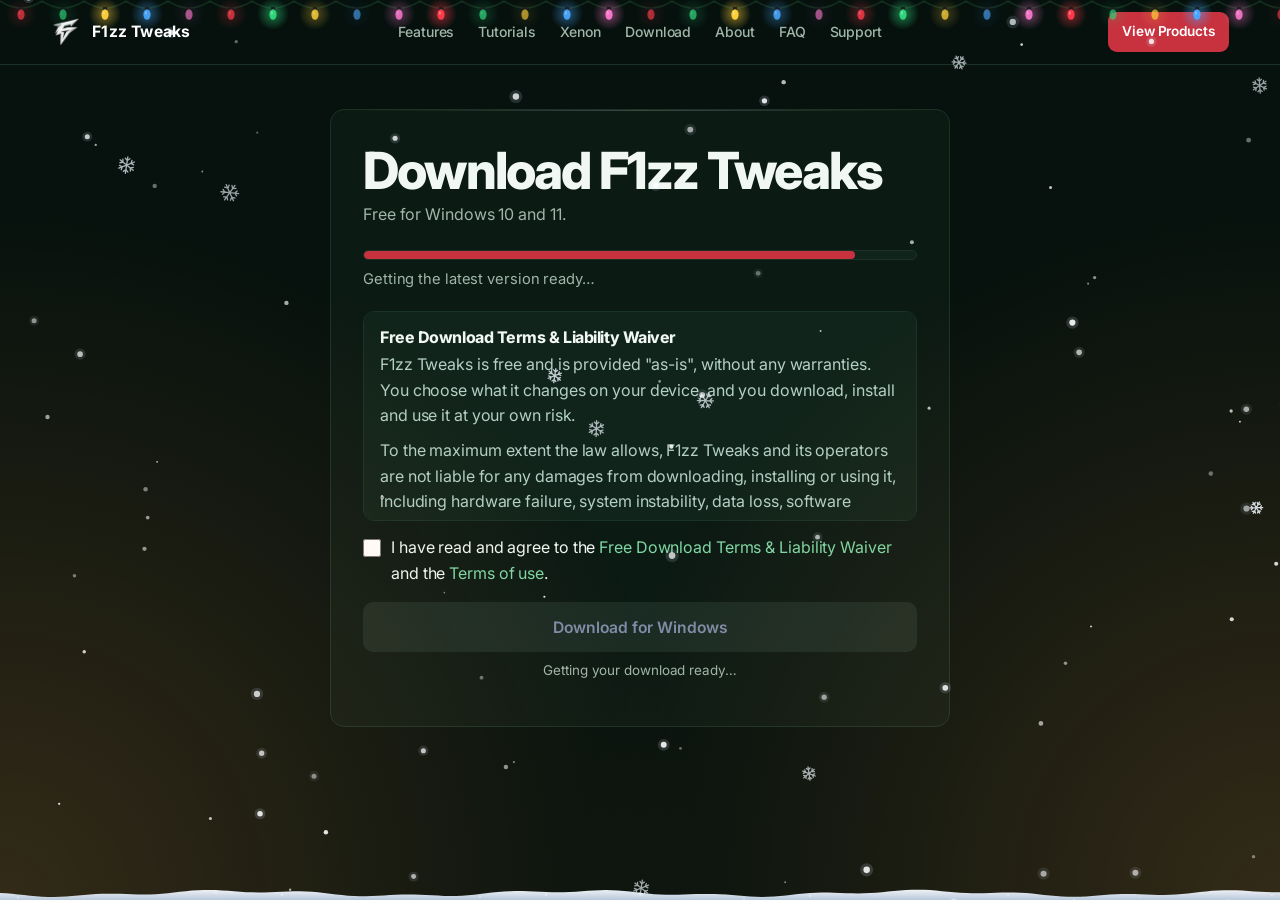
<file: download.html>
<!DOCTYPE html>
<html lang="en">
<head>
<script>document.documentElement.className+=' js'</script>
<meta charset="utf-8">
<meta name="viewport" content="width=device-width, initial-scale=1">
<title>Download F1zz Tweaks</title>
<link rel="canonical" href="https://f1zztweaks.com/download">
<meta name="description" content="Download F1zz Tweaks free for Windows.">
<meta name="robots" content="index,follow">
<meta name="theme-color" content="#070c18">
<link rel="icon" href="/favicon.ico" sizes="32x32">
<link rel="icon" type="image/png" sizes="48x48" href="/favicon-48.png">
<link rel="icon" type="image/png" sizes="96x96" href="/favicon-96.png">
<link rel="icon" type="image/png" sizes="192x192" href="/icon-192.png">
<link rel="apple-touch-icon" href="/apple-touch-icon.png">
<link rel="manifest" href="/site.webmanifest">
<link rel="preconnect" href="https://fonts.googleapis.com">
<link rel="preconnect" href="https://fonts.gstatic.com" crossorigin>
<link href="https://fonts.googleapis.com/css2?family=Archivo:wght@400;500;600;700;800;900&family=JetBrains+Mono:wght@500;700&display=swap" rel="stylesheet">
<style>
  :root{
    --bg:#06090f; --panel:#0d111a; --panel2:#101622; --stroke:#1f2738; --stroke2:#2c374c;
    --text:#e7edfa; --muted:#8c95a6; --blue2:#9ebcf7; --violet:#68a4f3; --green:#54d696;
    --grad:linear-gradient(135deg,#6896f3 0%,#68a4f3 100%);
  }
  *{box-sizing:border-box;margin:0;padding:0}
  html{scroll-behavior:smooth;scroll-padding-top:98px}
  body{overflow-x:clip;font-family:"Segoe UI",system-ui,-apple-system,Roboto,Helvetica,Arial,sans-serif;background:var(--bg);color:var(--text);line-height:1.7;-webkit-font-smoothing:antialiased}
  a{color:var(--blue2);text-decoration:none}a:hover{text-decoration:underline}
  .wrap{width:min(820px,92%);margin-inline:auto}

  /* aurora background, same as the main page */
  .aurora{position:fixed;inset:0;z-index:-1;overflow:hidden;pointer-events:none}
  .aurora i{position:absolute;border-radius:50%;filter:blur(100px);will-change:transform}
  .aurora i:nth-child(1){width:640px;height:640px;left:-160px;top:-180px;background:#4c83f0;opacity:.5;animation:drift1 26s ease-in-out infinite alternate}
  .aurora i:nth-child(2){width:560px;height:560px;right:-140px;top:4%;background:#4d94f1;opacity:.28;animation:drift2 30s ease-in-out infinite alternate}
  .aurora i:nth-child(3){width:520px;height:520px;left:28%;top:52%;background:#2d6bff;opacity:.2;animation:drift3 34s ease-in-out infinite alternate}
  @keyframes drift1{to{transform:translate(180px,140px) scale(1.15)}}
  @keyframes drift2{to{transform:translate(-160px,200px) scale(.9)}}
  @keyframes drift3{to{transform:translate(120px,-160px) scale(1.2)}}

  /* glass nav pill */
  header{position:sticky;top:0;z-index:5;padding-top:12px}
  .nav{display:flex;align-items:center;justify-content:space-between;height:64px;width:min(1120px,92%);margin-inline:auto;padding:0 18px;border:1px solid var(--stroke2);border-radius:20px;background:rgba(10,15,24,.66);backdrop-filter:blur(18px);box-shadow:0 18px 44px -22px rgba(0,0,0,.85)}
  .brand{display:flex;align-items:center;gap:12px;font-weight:700;color:var(--text)}
  .brand:hover{text-decoration:none}
  .brand img{width:36px;height:36px;border-radius:11px;background:linear-gradient(160deg,#1f3052,#0f1520);border:1px solid #374f80;padding:5px}
  .back{font-size:.92rem;font-weight:600;padding:9px 16px;border-radius:11px;border:1px solid var(--stroke2);background:#141b29;color:var(--text);transition:transform .15s,border-color .15s,background .15s}
  .back:hover{text-decoration:none;border-color:#46577a;background:#1b253a;transform:translateY(-1px)}

  h1{font-size:clamp(2.2rem,5vw,3.2rem);letter-spacing:-1.6px;line-height:1.1;margin:54px 0 10px;background:linear-gradient(90deg,#76a0f4,#68a4f3,#76a0f4);background-size:200% auto;-webkit-background-clip:text;background-clip:text;color:transparent;animation:shine 7s linear infinite;display:inline-block}
  @keyframes shine{to{background-position:200% center}}
  .upd{color:var(--muted);font-size:.9rem;margin-bottom:26px}
  .toc{display:flex;flex-wrap:wrap;gap:10px;margin-bottom:40px}
  .toc a{padding:8px 16px;border-radius:99px;border:1px solid #253148;background:rgba(20,31,52,.7);font-size:.9rem;font-weight:600;transition:border-color .2s,transform .2s}
  .toc a:hover{text-decoration:none;border-color:#5274b8;transform:translateY(-1px)}

  /* each part is a glass card */
  section{padding:30px 32px 18px;margin-top:26px;border:1px solid var(--stroke);border-radius:24px;background:linear-gradient(180deg,rgba(16,22,34,.82),rgba(13,17,26,.82));backdrop-filter:blur(6px);position:relative;overflow:hidden}
  section::before{content:"";position:absolute;left:28px;right:28px;top:0;height:1px;background:linear-gradient(90deg,transparent,rgba(255,255,255,.2),transparent)}
  h2{font-size:1.6rem;letter-spacing:-.4px;margin-bottom:14px;background:var(--grad);-webkit-background-clip:text;background-clip:text;color:transparent;display:inline-block}
  h3{font-size:1.06rem;margin:22px 0 6px}
  p,li{color:#b3bdd0;font-size:1rem}
  p{margin-bottom:12px}
  ul{margin:6px 0 14px 22px;display:grid;gap:6px}
  li::marker{color:var(--violet)}
  strong{color:#fff}
  .box{margin:18px 0;padding:16px 20px;border-radius:16px;border:1px solid #33425f;background:rgba(22,33,56,.55)}
  footer{margin:60px 0 50px;color:#6b7485;font-size:.84rem;border-top:1px solid var(--stroke);padding-top:22px}

  .js .reveal{opacity:0;transform:translateY(22px);transition:opacity .7s cubic-bezier(.2,.7,.2,1),transform .7s cubic-bezier(.2,.7,.2,1)}
  .js .reveal.in{opacity:1;transform:none}
  @media (max-width:600px){section{padding:24px 20px 12px;border-radius:20px}}
  @media (prefers-reduced-motion:reduce){.aurora i,h1{animation:none!important}.js .reveal{opacity:1;transform:none}}

  /* ══════════════════════ V3 LOOK (shared) ══════════════════════ */
  body{font-family:"Archivo","Segoe UI",system-ui,-apple-system,Roboto,Helvetica,Arial,sans-serif}
  h1,h2,h3,h4,.brand,.btn,.tprices b{font-family:"Archivo","Segoe UI",system-ui,sans-serif}
  h1,h2{font-weight:800;letter-spacing:-.8px}
  .btn{border-radius:11px;font-weight:700;letter-spacing:.2px}
  .eyebrow{font-family:"JetBrains Mono",ui-monospace,SFMono-Regular,Menlo,monospace;letter-spacing:.3em;font-weight:500}
  header{background:rgba(6,8,13,.88);border-bottom:1px solid #161f30}
  header .wrap.nav{background:transparent;border:0;border-radius:0;box-shadow:none}
  .aurora{opacity:.42}
</style>
<script src="season.js"></script>
<link rel="stylesheet" href="site-header.css?v=2">
<style>
  .dl-card{max-width:620px;margin:0 auto;padding:clamp(20px,4vw,32px);border:1px solid var(--stroke2);border-radius:16px;background:var(--panel)}
  .dl-card h1{margin:0 0 4px}
  .dl-sub{color:var(--muted)}
  .dl-track{height:10px;margin:22px 0 8px;border-radius:99px;background:var(--panel2);border:1px solid var(--stroke);overflow:hidden}
  .dl-fill{display:block;height:100%;width:0;border-radius:99px;background:var(--grad);transition:width .2s linear}
  .dl-status{min-height:1.7em;color:var(--muted);font-size:.92rem}
  .dl-status b{color:var(--text)}
  .dl-terms{max-height:210px;margin:18px 0 14px;padding:14px 16px;overflow-y:auto;border:1px solid var(--stroke);border-radius:11px;background:var(--panel2);font-size:.9rem}
  .dl-terms h2{margin:0 0 6px;font-size:1rem}
  .dl-terms p{margin:0 0 9px}
  .dl-terms p:last-child{margin:0}
  .dl-agree{display:flex;align-items:flex-start;gap:10px;cursor:pointer}
  .dl-agree input{flex:none;width:18px;height:18px;margin-top:4px;accent-color:var(--blue2);cursor:pointer}
  .dl-go{display:block;width:100%;min-height:50px;margin-top:16px;border:0;border-radius:11px;background:var(--grad);color:#fff;font:inherit;font-size:1.05rem;font-weight:800;cursor:pointer}
  .dl-go:hover{filter:brightness(1.08)}
  .dl-go:focus-visible{outline:2px solid var(--text);outline-offset:2px}
  .dl-go:disabled{background:#3a3a44;color:#9a9aa6;cursor:not-allowed;filter:none}
  .dl-why{min-height:1.6em;margin-top:8px;color:var(--muted);font-size:.84rem;text-align:center}
  .dl-done{margin-top:14px;padding:12px 14px;border:1px solid var(--stroke2);border-radius:11px;background:var(--panel2);font-size:.92rem}
  .dl-done[hidden]{display:none}
  .dl-done ol{margin:6px 0 0 20px}
</style>
<link href="https://fonts.googleapis.com/css2?family=Inter:wght@400;500;600;700;800&display=swap" rel="stylesheet">
<link rel="stylesheet" href="site-modern.css?v=2">
</head>
<body>
<header class="site-head">
  <div class="site-head-in">
    <a class="brand" href="./"><img src="logo.png" alt="F1zz Tweaks logo"><span>F1zz Tweaks</span></a>
    <nav class="site-nav" id="site-nav" aria-label="Main">
      <a href="./#features">Features</a>
      <a href="tutorials">Tutorials</a>
      <a href="xenon">Xenon</a>
      <a href="./#downloads">Download</a>
      <a href="about">About</a>
      <a href="./#faq">FAQ</a>
      <a data-support href="https://discord.gg/UBAZsf2PHt" target="_blank" rel="noopener noreferrer">Support</a>
    </nav>
    <a class="site-cta" href="shop">View Products</a>
    <button class="site-menu" type="button" aria-label="Menu" aria-expanded="false" aria-controls="site-nav"><svg viewBox="0 0 24 24" aria-hidden="true"><path d="M4 7h16M4 12h16M4 17h16"/></svg></button>
  </div>
</header>

<main class="wrap">
  <section class="dl-card">
    <h1>Download F1zz Tweaks</h1>
    <p class="dl-sub">Free for Windows 10 and 11.</p>

    <div class="dl-track" id="dl-track" role="progressbar" aria-label="Getting your download ready" aria-valuemin="0" aria-valuemax="100" aria-valuenow="0"><span class="dl-fill" id="dl-fill"></span></div>
    <p class="dl-status" id="dl-status" aria-live="polite">Getting the latest version ready&hellip;</p>

    <div class="dl-terms" tabindex="0" aria-label="Free download terms">
      <h2>Free Download Terms &amp; Liability Waiver</h2>
      <p>F1zz Tweaks is free and is provided "as-is", without any warranties. You choose what it changes on your device, and you download, install and use it at your own risk.</p>
      <p>To the maximum extent the law allows, F1zz Tweaks and its operators are not liable for any damages from downloading, installing or using it, including hardware failure, system instability, data loss, software conflicts, blue-screen errors or financial losses. To that same extent, <b>you agree not to bring any claim or lawsuit against F1zz Tweaks or its operators for those losses</b>.</p>
      <p>Nothing here takes away any rights that the law in your country says can't be waived.</p>
    </div>

    <label class="dl-agree">
      <input type="checkbox" id="dl-ok">
      <span>I have read and agree to the <a href="terms#download-waiver" target="_blank" rel="noopener">Free Download Terms &amp; Liability Waiver</a> and the <a href="terms#terms" target="_blank" rel="noopener">Terms of use</a>.</span>
    </label>

    <button class="dl-go" type="button" id="dl-go" disabled>Download for Windows</button>
    <p class="dl-why" id="dl-why" aria-live="polite">Getting your download ready&hellip;</p>

    <div class="dl-done" id="dl-done" role="status" hidden>
      <b id="dl-done-title">Your download is starting&hellip;</b> If nothing happens, <a id="dl-retry" href="#">click here</a>. Windows may ask you to confirm it.
      <ol>
        <li>Open your Downloads folder.</li>
        <li>Right-click <b>F1zzTweaks.exe</b> and choose <b>Run as administrator</b>.</li>
      </ol>
    </div>
    <noscript><p class="dl-why">Please turn on JavaScript to download.</p></noscript>
  </section>
</main>
<script>
(function(){
  var els=document.querySelectorAll('.reveal');
  if(!('IntersectionObserver' in window)){els.forEach(function(e){e.classList.add('in')});return}
  var io=new IntersectionObserver(function(es){es.forEach(function(x){if(x.isIntersecting){x.target.classList.add('in');io.unobserve(x.target)}})},{threshold:.06});
  els.forEach(function(e){io.observe(e)});
  setTimeout(function(){els.forEach(function(e){e.classList.add('in')})},2500);
})();
</script>
<script src="site-header.js"></script>
<script>/* always load the newest site-settings.js, never a cached copy */document.write('<script src="site-settings.js?v='+Date.now()+'"><\/script>')</script>
<script>
(function () {
  var SITE = window.SITE || {};
  var fill = document.getElementById("dl-fill"), track = document.getElementById("dl-track"),
      status = document.getElementById("dl-status"), ok = document.getElementById("dl-ok"),
      go = document.getElementById("dl-go"), why = document.getElementById("dl-why"),
      done = document.getElementById("dl-done"), retry = document.getElementById("dl-retry"),
      title = document.getElementById("dl-done-title");
  var LAST = "f1zz_dl_last", WAIT = 60 * 1000, ready = false;
  var url = function () { return (SITE.downloadUrl || "").trim(); };

  function refresh() {
    go.disabled = !(ready && ok.checked && url());
    why.textContent = !ready ? "Getting your download ready\u2026"
      : !url() ? "The download isn't available right now."
      : ok.checked ? "" : "Tick the box above to download.";
  }
  ok.addEventListener("change", refresh);
  ok.checked = false;

  // The bar waits for the real version and size from GitHub, and takes at least a moment so it can be read.
  var info = null, asked = false, started = Date.now();
  var repo = /^https:\/\/github\.com\/([A-Za-z0-9_.-]+\/[A-Za-z0-9_.-]+)\/releases\//i.exec(url());
  function answered(found) { info = found; asked = true; }
  if (repo && window.fetch) {
    fetch("https://api.github.com/repos/" + repo[1] + "/releases/latest").then(function (r) { return r.ok ? r.json() : null; }).then(function (j) {
      if (!j) return answered(null);
      var name = url().split("/").pop(), asset = (j.assets || []).filter(function (a) { return a.name === name; })[0];
      answered({ tag: j.tag_name, size: asset ? asset.size : 0 });
    }).catch(function () { answered(null); });
  } else {
    asked = true;
  }
  setTimeout(function () { asked = true; }, 5000);            // never leave someone waiting on GitHub

  var still = window.matchMedia && matchMedia("(prefers-reduced-motion: reduce)").matches;
  var MIN = still ? 0 : 2200;
  (function step() {
    var part = Math.min(1, (Date.now() - started) / (MIN || 1));
    var pct = asked ? Math.round(part * 100) : Math.min(90, Math.round(part * 90));
    fill.style.width = pct + "%";
    track.setAttribute("aria-valuenow", pct);
    if (pct < 100) return setTimeout(step, 60);
    ready = true;
    var bits = [];
    if (info && info.tag && /^[A-Za-z0-9._-]+$/.test(info.tag)) bits.push(info.tag);
    if (info && info.size) bits.push((info.size / 1048576).toFixed(1) + " MB");
    status.textContent = "";
    var b = document.createElement("b");
    b.textContent = "Ready to download";
    status.appendChild(b);
    if (bits.length) status.appendChild(document.createTextNode(" \u00b7 F1zz Tweaks " + bits.join(" \u00b7 ")));
    refresh();
  })();

  // A second click within a minute doesn't start (and count) another download
  go.addEventListener("click", function () {
    if (go.disabled) return;
    retry.href = url();
    done.hidden = false;
    if (done.scrollIntoView) done.scrollIntoView({ block: "nearest" });
    var last = 0;
    try { last = Number(localStorage.getItem(LAST)) || 0; } catch (x) {}
    if (Date.now() - last < WAIT) { title.textContent = "Your download already started."; return; }
    title.textContent = "Your download is starting\u2026";
    try { localStorage.setItem(LAST, String(Date.now())); } catch (x) {}
    location.href = url();
  });
})();
</script>
</body>
</html>
</file>
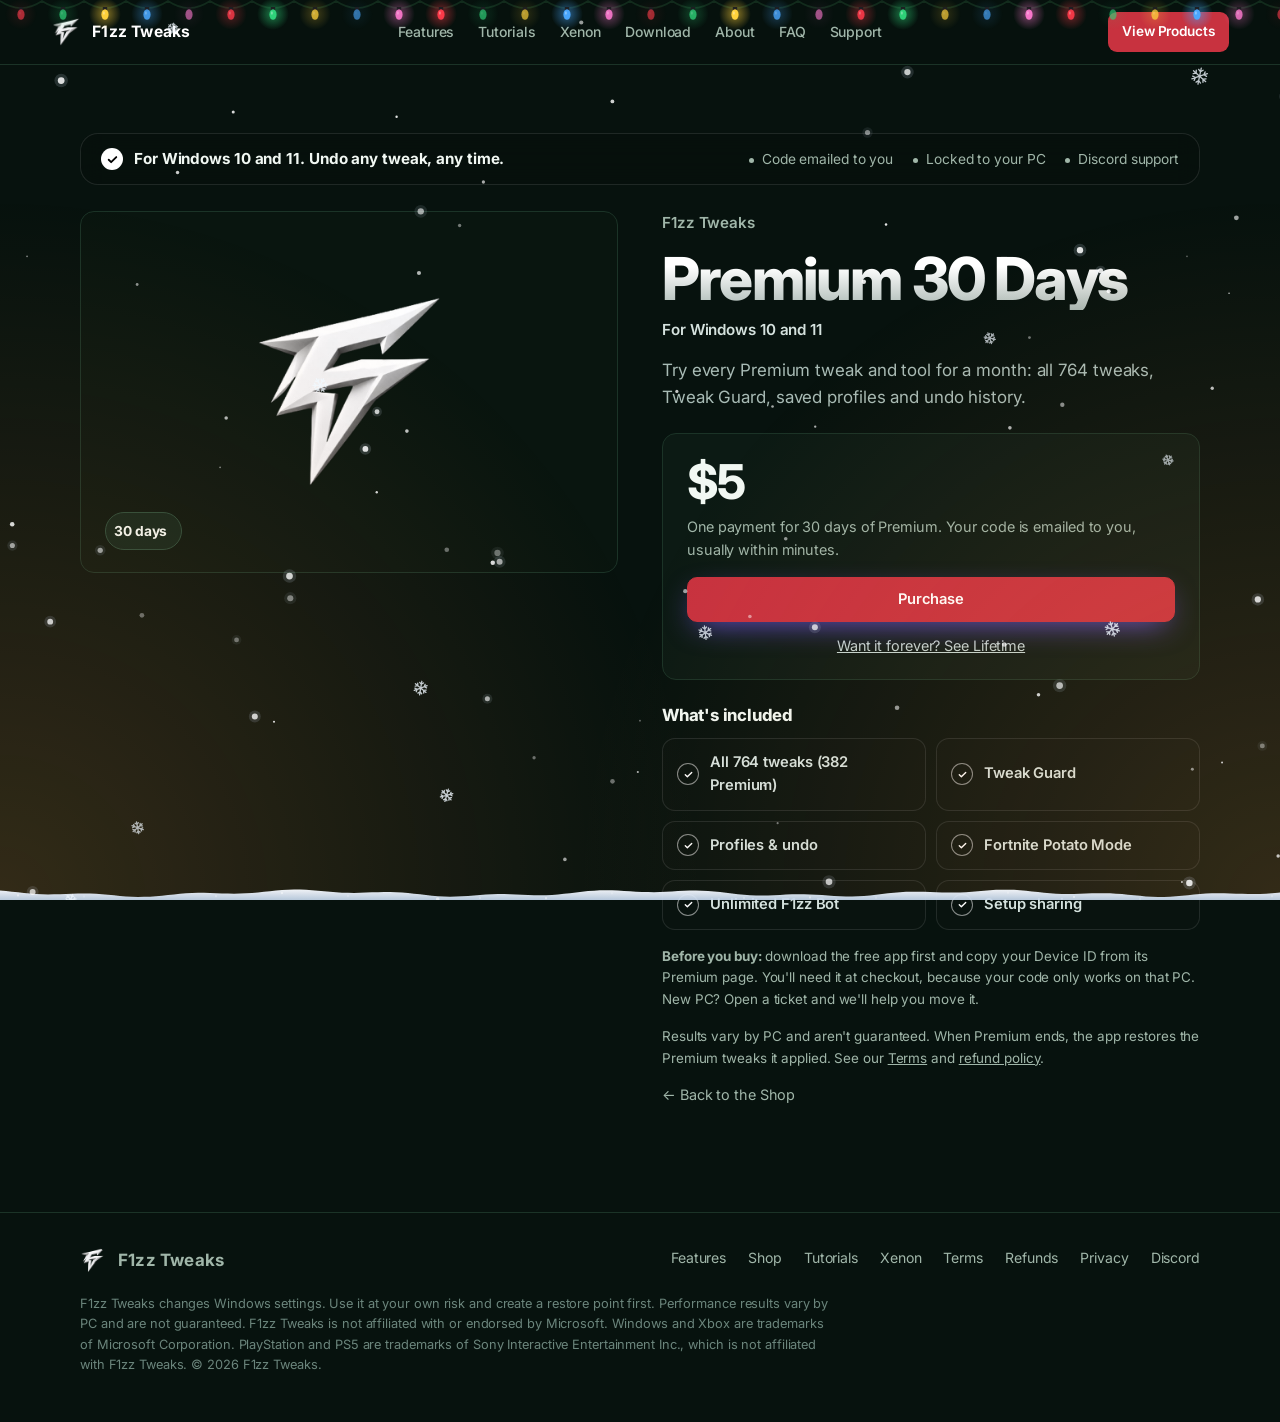
<file: premium-30.html>
<!DOCTYPE html>
<html lang="en">
<head>
<meta charset="utf-8">
<meta name="viewport" content="width=device-width, initial-scale=1">
<title>Premium 30 Days · F1zz Tweaks</title>
<link rel="canonical" href="https://f1zztweaks.com/premium-30">
<meta name="description" content="Try every Premium tweak and tool for a month: all 764 tweaks, Tweak Guard, saved profiles and undo history.">
<meta name="theme-color" content="#070c18">
<link rel="icon" href="/favicon.ico" sizes="32x32">
<link rel="icon" type="image/png" sizes="48x48" href="/favicon-48.png">
<link rel="icon" type="image/png" sizes="96x96" href="/favicon-96.png">
<link rel="icon" type="image/png" sizes="192x192" href="/icon-192.png">
<link rel="apple-touch-icon" href="/apple-touch-icon.png">
<link rel="manifest" href="/site.webmanifest">

<!--
  ╔══════════════════════════════════════════════════════════════════════════╗
  ║  HOW TO EDIT THIS PAGE                                                    ║
  ║  Everything you need to change is in the file site-settings.js (next to    ║
  ║  this one). Links you leave empty turn into   ║
  ║  greyed-out "Coming soon" buttons, so nobody can click a broken link.     ║
  ╚══════════════════════════════════════════════════════════════════════════╝
-->

<script>document.documentElement.className+=' js'</script>
<link rel="preconnect" href="https://fonts.googleapis.com">
<link rel="preconnect" href="https://fonts.gstatic.com" crossorigin>
<link href="https://fonts.googleapis.com/css2?family=Archivo:wght@400;500;600;700;800;900&family=JetBrains+Mono:wght@500;700&display=swap" rel="stylesheet">
<style>
  :root{
    --bg:#06090f; --panel:#0d111a; --panel2:#101622; --stroke:#1f2738; --stroke2:#2c374c;
    --text:#e7edfa; --muted:#8c95a6; --blue:#6896f3; --blue2:#9ebcf7; --violet:#68a4f3;
    --green:#54d696; --amber:#ffbe50;
    --grad:linear-gradient(135deg,#6896f3 0%,#68a4f3 100%);
    --radius:20px;
  }
  *{box-sizing:border-box;margin:0;padding:0}
  html{scroll-behavior:smooth;scroll-padding-top:84px}
  body{
    overflow-x:clip;
    font-family:"Segoe UI",system-ui,-apple-system,Roboto,Helvetica,Arial,sans-serif;
    background:var(--bg); color:var(--text); line-height:1.6; -webkit-font-smoothing:antialiased;
    background-image:
      radial-gradient(900px 500px at 85% -5%, rgba(104,150,243,.2), transparent 60%),
      radial-gradient(700px 480px at 0% 12%, rgba(104,164,243,.10), transparent 60%);
    background-repeat:no-repeat;
  }
  a{color:inherit;text-decoration:none}
  img{max-width:100%}
  .wrap{width:min(1120px,92%);margin-inline:auto}
  .muted{color:var(--muted)}
  .grad-text{background:var(--grad);-webkit-background-clip:text;background-clip:text;color:transparent}

  /* ---------- nav ---------- */
  header{position:sticky;top:0;z-index:50;backdrop-filter:blur(14px);background:rgba(7,10,15,.72);border-bottom:1px solid rgba(31,39,54,.7)}
  .nav{display:flex;align-items:center;gap:28px;height:68px}
  .brand{display:flex;align-items:center;gap:12px;font-weight:700;font-size:1.06rem;letter-spacing:.2px}
  .brand img{width:38px;height:38px;border-radius:11px;background:linear-gradient(160deg,#1f3052,#0f1520);border:1px solid #374f80;padding:5px}
  .nav-links{display:flex;gap:24px;margin-left:12px;color:var(--muted);font-size:.95rem}
  .nav-links a:hover{color:var(--text)}
  .nav-cta{margin-left:auto;display:flex;gap:10px}

  /* ---------- buttons ---------- */
  .btn{display:inline-flex;align-items:center;justify-content:center;gap:8px;padding:12px 22px;border-radius:13px;font-weight:600;font-size:.97rem;border:1px solid var(--stroke2);background:#141b29;color:var(--text);cursor:pointer;transition:transform .15s,border-color .15s,background .15s,box-shadow .15s}
  .btn:hover{border-color:#46577a;background:#1b253a;transform:translateY(-1px)}
  .btn.primary{border-color:transparent;background:var(--grad);box-shadow:0 8px 28px -8px rgba(102,149,243,.65)}
  .btn.primary:hover{box-shadow:0 12px 34px -8px rgba(121,162,244,.85);filter:brightness(1.08)}
  .btn.small{padding:9px 16px;font-size:.9rem;border-radius:11px}
  .btn.block{width:100%}
  .btn.disabled,a[data-need]:not([data-ready]){opacity:.45;pointer-events:none;filter:grayscale(.4)}
  .btn.soon{opacity:.8!important;filter:none!important;letter-spacing:2px;font-weight:800;font-size:.85rem;cursor:default}

  /* ---------- hero ---------- */
  .hero{padding:78px 0 54px;display:grid;grid-template-columns:1.02fr 1fr;gap:54px;align-items:center}
  .pill{display:inline-flex;align-items:center;gap:8px;padding:7px 14px;border-radius:99px;border:1px solid #253148;background:rgba(20,31,52,.7);font-size:.82rem;color:var(--blue2);font-weight:600;letter-spacing:.3px}
  .pill i{width:7px;height:7px;border-radius:50%;background:var(--green);box-shadow:0 0 10px var(--green)}
  h1{font-size:clamp(2.4rem,5.4vw,3.9rem);line-height:1.06;letter-spacing:-1.4px;margin:20px 0 18px}
  .lead{font-size:1.14rem;color:#aab3c6;max-width:540px}
  .hero-cta{display:flex;flex-wrap:wrap;gap:12px;margin:30px 0 16px}
  .fine{font-size:.84rem;color:var(--muted)}
  .stats{display:flex;gap:34px;margin-top:34px}
  .stat b{display:block;font-size:1.7rem;letter-spacing:-.5px}
  .stat span{font-size:.84rem;color:var(--muted)}

  /* ---------- app mock ---------- */
  .stage{position:relative}
  .stage::before{content:"";position:absolute;inset:-8% -6%;background:radial-gradient(closest-side,rgba(112,156,243,.34),transparent 72%);filter:blur(10px);z-index:0}
  .app{position:relative;z-index:1;display:grid;grid-template-columns:150px 1fr;border-radius:22px;overflow:hidden;border:1px solid #29395a;background:#0a0e17;box-shadow:0 40px 90px -30px rgba(0,0,0,.9),0 0 0 1px rgba(255,255,255,.02) inset;transform:perspective(1400px) rotateY(-7deg) rotateX(2.5deg);transition:transform .5s}
  .stage:hover .app{transform:perspective(1400px) rotateY(-2deg) rotateX(1deg)}
  .a-side{background:linear-gradient(180deg,#14223d 0%,#0a0e15 46%);padding:16px 12px;border-right:1px solid #1a2130}
  .a-logo{display:flex;align-items:center;gap:8px;font-weight:700;font-size:.78rem;margin-bottom:16px}
  .a-logo img{width:26px;height:26px;border-radius:8px;border:1px solid #374f80;background:#152138;padding:3px}
  .a-nav{display:flex;flex-direction:column;gap:5px;font-size:.72rem;color:#98a1b4}
  .a-nav div{padding:8px 10px;border-radius:9px}
  .a-nav .act{background:#1a2b4d;border:1px solid #3f62a8;color:#fff;position:relative}
  .a-nav .act::before{content:"";position:absolute;left:0;top:9px;bottom:9px;width:3px;border-radius:3px;background:var(--blue2)}
  .a-live{margin-top:16px;font-size:.62rem;color:#98a1b4}
  .a-bar{height:5px;border-radius:4px;background:#1c2434;margin:5px 0 10px;overflow:hidden}
  .a-bar span{display:block;height:100%;border-radius:4px;background:var(--grad)}
  .a-main{padding:16px 16px 18px}
  .a-title{display:flex;justify-content:space-between;align-items:center;margin-bottom:12px}
  .a-title b{font-size:.95rem}
  .a-title span{color:#727b8c;font-size:.8rem;letter-spacing:3px}
  .a-pills{display:flex;gap:6px;margin-bottom:12px;flex-wrap:wrap}
  .a-pills i{font-style:normal;font-size:.62rem;padding:4px 10px;border-radius:99px;border:1px solid #263044;color:#8c95a6}
  .a-pills i.on{border-color:#5e89e0;background:#1a3263;color:#fff}
  .a-grid{display:grid;grid-template-columns:repeat(2,minmax(0,1fr));gap:9px}
  .card{min-width:0;position:relative;border:1px solid #1e2637;border-radius:14px;padding:10px;background:linear-gradient(180deg,#121a2a,#0e131d);overflow:hidden}
  .card.on{border-color:#3a5996}
  .card.on::before{content:"";position:absolute;left:0;right:0;top:0;height:3px;background:var(--grad)}
  .c-top{display:flex;align-items:center;gap:6px}
  .tile{width:22px;height:22px;border-radius:7px;display:grid;place-items:center;background:#182132;border:1px solid #263044;flex:none}
  .card.on .tile{background:#1c376c;border-color:#4972c4}
  .tile svg{width:12px;height:12px;fill:none;stroke:#8c95a6;stroke-width:2;stroke-linecap:round;stroke-linejoin:round}
  .card.on .tile svg{stroke:var(--blue2)}
  .c-name{font-size:.64rem;font-weight:600;line-height:1.2;flex:1;min-width:0;overflow-wrap:break-word}
  .tg{width:28px;height:16px;border-radius:9px;background:#252e40;position:relative;flex:none}
  .tg::after{content:"";position:absolute;top:2px;left:2px;width:12px;height:12px;border-radius:50%;background:#9ea7b8;transition:.2s}
  .tg.on{background:var(--grad)}
  .tg.on::after{left:14px;background:#fff}
  .c-desc{font-size:.58rem;color:#808898;margin:7px 0 7px;line-height:1.35}
  .chips{display:flex;gap:5px}
  .chip{font-size:.5rem;font-weight:700;letter-spacing:.4px;padding:2px 6px;border-radius:5px}
  .chip.safe{background:#0e3428;color:var(--green)}
  .chip.pro{background:var(--grad);color:#fff}
  .a-live2{display:grid;grid-template-columns:repeat(3,minmax(0,1fr));gap:9px;margin-top:10px}
  .gauge{border:1px solid #1e2637;border-radius:14px;padding:10px;background:#0e131d;display:flex;align-items:center;gap:9px}
  .ring{--v:37;width:38px;height:38px;border-radius:50%;background:conic-gradient(var(--blue) calc(var(--v)*1%), #1c2434 0);position:relative;flex:none}
  .ring::after{content:"";position:absolute;inset:5px;border-radius:50%;background:#0e131d}
  .gauge small{display:block;font-size:.5rem;color:#727b8c;letter-spacing:.8px}
  .gauge b{font-size:.78rem}

  /* ---------- sections ---------- */
  section{padding:76px 0}
  .eyebrow{font-size:.8rem;letter-spacing:2px;font-weight:700;color:var(--blue2);text-transform:uppercase}
  h2{font-size:clamp(1.8rem,3.6vw,2.6rem);letter-spacing:-.8px;line-height:1.15;margin:12px 0 14px}
  .sec-lead{color:#a6afc2;max-width:640px;font-size:1.05rem}
  .grid3{display:grid;grid-template-columns:repeat(3,1fr);gap:18px;margin-top:40px}
  .feat{padding:26px;border-radius:var(--radius);border:1px solid var(--stroke);background:linear-gradient(180deg,var(--panel2),var(--panel));position:relative;overflow:hidden;transition:border-color .2s,transform .2s}
  .feat::before{content:"";position:absolute;left:24px;right:24px;top:0;height:1px;background:linear-gradient(90deg,transparent,rgba(255,255,255,.2),transparent)}
  .feat:hover{border-color:#3c4b68;transform:translateY(-3px)}
  .ico{width:44px;height:44px;border-radius:13px;display:grid;place-items:center;background:#152138;border:1px solid #354f82;margin-bottom:16px}
  .ico svg{width:22px;height:22px;fill:none;stroke:var(--blue2);stroke-width:1.8;stroke-linecap:round;stroke-linejoin:round}
  .feat h3{font-size:1.08rem;margin-bottom:8px}
  .feat p{color:var(--muted);font-size:.95rem}

  /* ---------- plans ---------- */
  .plans{display:grid;grid-template-columns:1fr 1.18fr;gap:20px;margin-top:42px;align-items:stretch}
  .plan{padding:32px;border-radius:24px;border:1px solid var(--stroke);background:linear-gradient(180deg,var(--panel2),var(--panel));display:flex;flex-direction:column}
  .plan.pro{border-color:#3c588f;background:linear-gradient(160deg,#1a2f5a 0%,#0f1624 52%);position:relative;box-shadow:0 30px 80px -40px rgba(102,149,243,.55)}
  .tag{align-self:flex-start;font-size:.72rem;font-weight:700;letter-spacing:1.2px;padding:5px 12px;border-radius:99px;background:#18202f;color:var(--muted)}
  .pro .tag{background:var(--grad);color:#fff}
  .plan h3{font-size:1.6rem;margin:16px 0 4px}
  .plan .sub{color:var(--muted);font-size:.95rem;margin-bottom:20px}
  .list{list-style:none;display:grid;gap:11px;margin-bottom:26px}
  .list li{display:flex;gap:11px;font-size:.96rem;color:#c7cfdf}
  .list li::before{content:"";width:18px;height:18px;border-radius:50%;flex:none;margin-top:3px;background:#0e3428 url("data:image/svg+xml,%3Csvg xmlns='http://www.w3.org/2000/svg' viewBox='0 0 24 24' fill='none' stroke='%2354d696' stroke-width='3.4' stroke-linecap='round' stroke-linejoin='round'%3E%3Cpath d='M5 12.5l4.5 4.5L19 7.5'/%3E%3C/svg%3E") center/11px no-repeat}
  .pro .list li::before{background-color:#1f3560}
  .pchips{display:flex;flex-wrap:wrap;gap:7px;margin:4px 0 26px}
  .pchips span{font-size:.78rem;padding:5px 11px;border-radius:99px;border:1px solid #314670;background:rgba(64,99,170,.18);color:#c4d6fa}
  .price-row{display:grid;grid-template-columns:1fr 1fr;gap:12px;margin-top:auto}
  .opt{border:1px solid #314875;border-radius:16px;padding:16px;background:rgba(9,13,22,.55);display:flex;flex-direction:column;gap:10px}
  .opt .p{font-size:1.9rem;font-weight:800;letter-spacing:-1px}
  .opt .p small{font-size:.82rem;font-weight:500;color:var(--muted);letter-spacing:0}
  .opt .l{font-size:.86rem;color:var(--muted)}
  .note{margin-top:16px;font-size:.84rem;color:var(--muted);display:flex;gap:9px}
  .note b{color:#cbd3e4}

  /* ---------- how ---------- */
  .steps{display:grid;grid-template-columns:repeat(3,1fr);gap:18px;margin-top:40px;counter-reset:s}
  .step{padding:28px;border-radius:var(--radius);border:1px solid var(--stroke);background:var(--panel);position:relative}
  .step::before{counter-increment:s;content:counter(s);display:grid;place-items:center;width:38px;height:38px;border-radius:50%;background:var(--grad);font-weight:800;margin-bottom:16px}
  .step h3{margin-bottom:7px}
  .step p{color:var(--muted);font-size:.95rem}
  .callout{margin-top:22px;padding:18px 22px;border-radius:16px;border:1px solid #33425f;background:rgba(22,33,56,.55);color:#b9c3d6;font-size:.95rem}
  .callout b{color:#fff}

  /* ---------- faq ---------- */
  .faq{margin-top:34px;display:grid;gap:12px;max-width:880px}
  details{border:1px solid var(--stroke);border-radius:16px;background:var(--panel);padding:0 22px;transition:border-color .2s}
  details[open]{border-color:#3c4b68;background:var(--panel2)}
  summary{cursor:pointer;list-style:none;padding:19px 0;font-weight:600;display:flex;justify-content:space-between;gap:16px}
  summary::-webkit-details-marker{display:none}
  summary::after{content:"+";color:var(--blue2);font-size:1.4rem;line-height:1}
  details[open] summary::after{content:"–"}
  details p{padding:0 0 20px;color:#a6afc2;font-size:.97rem}
  details p + p{margin-top:-8px}

  /* ---------- footer ---------- */
  .cta{margin:20px 0 10px;padding:46px;border-radius:28px;text-align:center;border:1px solid #3a558c;background:linear-gradient(135deg,rgba(104,150,243,.2),rgba(104,164,243,.18))}
  .cta h2{margin-top:0}
  .cta .hero-cta{justify-content:center}
  footer{border-top:1px solid var(--stroke);padding:34px 0 46px;margin-top:50px;color:var(--muted);font-size:.88rem}
  .foot{display:flex;flex-wrap:wrap;gap:20px 36px;justify-content:space-between}
  .foot nav{display:flex;gap:22px;flex-wrap:wrap}
  .foot a:hover{color:var(--text)}
  .legal{margin-top:20px;font-size:.8rem;color:#6b7485;max-width:760px}

  /* ---------- download notice ---------- */
  .dl-notice{position:fixed;left:50%;bottom:26px;transform:translateX(-50%) translateY(20px);opacity:0;pointer-events:none;z-index:80;max-width:92vw;
    padding:14px 22px;border-radius:16px;border:1px solid #3a558c;background:rgba(13,19,30,.95);backdrop-filter:blur(12px);
    box-shadow:0 18px 50px -12px rgba(0,0,0,.8);font-size:.95rem;transition:opacity .25s,transform .25s}
  .dl-notice.show{opacity:1;transform:translateX(-50%) translateY(0);pointer-events:auto}
  .dl-notice b{display:block}
  .dl-notice span{color:var(--muted);font-size:.88rem}
  .dl-notice a{color:var(--blue2);text-decoration:underline}

  /* ---------- before-you-buy step (Device ID + agreement) ---------- */
  .buy-gate{position:fixed;inset:0;z-index:90;display:none;align-items:center;justify-content:center;padding:16px;background:rgba(3,5,10,.78);backdrop-filter:blur(6px)}
  .buy-gate.show{display:flex}
  .bg-box{width:100%;max-width:520px;max-height:calc(100vh - 32px);overflow:auto;padding:28px 26px 24px;border-radius:20px;border:1px solid var(--stroke2);background:var(--panel);box-shadow:0 30px 80px -20px rgba(0,0,0,.9)}
  .bg-box h3{font-size:1.35rem;margin-bottom:4px}
  .bg-box .bg-plan{color:var(--blue2);font-weight:700;font-size:.9rem;margin-bottom:18px}
  .bg-box ol{margin:0 0 18px 20px;color:var(--muted);font-size:.93rem}
  .bg-box ol li{margin-bottom:4px}
  .bg-box ol b{color:var(--text)}
  .bg-box label.bg-lbl{display:block;font-weight:700;font-size:.85rem;margin-bottom:6px}
  .bg-box input[type=text],.bg-box input[type=email]{width:100%;padding:13px 14px;border-radius:12px;border:1px solid var(--stroke2);background:#090d14;color:var(--text);font:600 1.15rem "JetBrains Mono",ui-monospace,monospace;letter-spacing:3px;text-transform:uppercase}
  .bg-box input[type=email]{font-family:inherit;font-size:1rem;font-weight:500;letter-spacing:0;text-transform:none}
  .bg-box input:focus{outline:none;border-color:var(--blue2)}
  .bg-box input.bad{border-color:#ff5c7a}
  .bg-err{min-height:20px;margin:6px 0 12px;font-size:.84rem;color:#ff7d95}
  .bg-agree{display:flex;gap:10px;align-items:flex-start;padding:13px 14px;border-radius:12px;border:1px solid var(--stroke);background:#0a0e17;font-size:.9rem;color:var(--muted);cursor:pointer}
  .bg-agree input{margin-top:3px;width:18px;height:18px;flex:none;accent-color:#85aaf5}
  .bg-agree a{color:var(--blue2);text-decoration:underline}
  .bg-btns{display:flex;gap:10px;margin-top:18px}
  .bg-btns .btn{flex:1}
  .bg-btns .btn[disabled]{opacity:.4;pointer-events:none}
  .bg-after{margin-top:14px;font-size:.84rem;color:var(--muted)}


  /* ═════════════ v3 look: aurora, glass, motion ═════════════ */
  .js .reveal{opacity:0;transform:translateY(26px);transition:opacity .75s cubic-bezier(.2,.7,.2,1),transform .75s cubic-bezier(.2,.7,.2,1);transition-delay:var(--d,0s)}
  .js .reveal.in{opacity:1;transform:none}
  body{background-image:none}
  .aurora{position:fixed;inset:0;z-index:-1;overflow:hidden;pointer-events:none}
  .aurora i{position:absolute;border-radius:50%;filter:blur(100px);will-change:transform}
  .aurora i:nth-child(1){width:640px;height:640px;left:-160px;top:-180px;background:#4c83f0;opacity:.5;animation:drift1 26s ease-in-out infinite alternate}
  .aurora i:nth-child(2){width:560px;height:560px;right:-140px;top:4%;background:#4d94f1;opacity:.28;animation:drift2 30s ease-in-out infinite alternate}
  .aurora i:nth-child(3){width:520px;height:520px;left:28%;top:52%;background:#2d6bff;opacity:.2;animation:drift3 34s ease-in-out infinite alternate}
  @keyframes drift1{to{transform:translate(180px,140px) scale(1.15)}}
  @keyframes drift2{to{transform:translate(-160px,200px) scale(.9)}}
  @keyframes drift3{to{transform:translate(120px,-160px) scale(1.2)}}
  html{scroll-padding-top:98px}
  header{background:none;border:0;backdrop-filter:none;padding-top:12px}
  .nav{height:64px;padding:0 14px 0 18px;border:1px solid var(--stroke2);border-radius:20px;background:rgba(10,15,24,.66);backdrop-filter:blur(18px);box-shadow:0 18px 44px -22px rgba(0,0,0,.85)}
  .nav-links a{position:relative;padding:4px 0}
  .nav-links a::after{content:"";position:absolute;left:0;right:0;bottom:-2px;height:2px;border-radius:2px;background:var(--grad);transform:scaleX(0);transform-origin:left;transition:transform .25s}
  .nav-links a:hover::after{transform:scaleX(1)}
  .grad-text{background-image:linear-gradient(90deg,#76a0f4,#68a4f3,#76a0f4);background-size:200% auto;animation:shine 7s linear infinite}
  @keyframes shine{to{background-position:200% center}}
  h1{font-size:clamp(2.5rem,5.8vw,4.3rem);letter-spacing:-2px}
  .btn.primary{position:relative;overflow:hidden}
  .btn.primary::after{content:"";position:absolute;top:0;bottom:0;width:60px;left:-90px;background:linear-gradient(100deg,transparent,rgba(255,255,255,.35),transparent);transform:skewX(-20deg);transition:left .6s}
  .btn.primary:hover::after{left:calc(100% + 40px)}
  .pill i{animation:pulse 2s ease-in-out infinite}
  @keyframes pulse{50%{box-shadow:0 0 0 6px rgba(84,214,150,0)}0%{box-shadow:0 0 0 0 rgba(84,214,150,.5)}}

  /* app preview: top tabs + bottom stats bar, like the real app */
  .app{grid-template-columns:1fr;grid-template-rows:auto 1fr auto}
  .a-head{display:flex;align-items:center;gap:10px;padding:10px 12px;border-bottom:1px solid #1c263a;background:linear-gradient(90deg,#1a305c,#0d121d)}
  .a-logo{margin:0}
  .a-tabs{display:flex;align-items:center;gap:3px;margin-left:6px}
  .a-tabs span{width:26px;height:26px;border-radius:9px;display:grid;place-items:center;color:#949db0}
  .a-tabs span.act{width:auto;padding:0 10px 0 7px;gap:6px;display:flex;align-items:center;background:#1a3263;border:1px solid #3f62a8;color:#fff;font-size:.62rem;font-weight:600}
  .a-tabs svg{width:13px;height:13px;fill:none;stroke:currentColor;stroke-width:2;stroke-linecap:round;stroke-linejoin:round}
  .a-dots{margin-left:auto;display:flex;gap:4px}
  .a-dots i{width:9px;height:9px;border-radius:50%;background:linear-gradient(135deg,#6896f3,#68a4f3)}
  .a-dots i:nth-child(2){background:linear-gradient(135deg,#20c48a,#54e2aa)}
  .a-dots i:nth-child(3){background:linear-gradient(135deg,#ff7a46,#ffaa70)}
  .a-dots i:nth-child(4){background:linear-gradient(135deg,#ffbc34,#ffd676)}
  .a-dots i:nth-child(5){background:linear-gradient(135deg,#3cdcc8,#82f0e1)}
  .a-foot{display:flex;gap:14px;align-items:center;padding:9px 14px;border-top:1px solid #1c263a;font-size:.56rem;letter-spacing:.6px;color:#949db0;background:#0a0e17}
  .a-foot .mb{flex:1;min-width:0}
  .a-foot .a-bar{margin:4px 0 0}
  .a-foot em{font-style:normal;color:#9ebcf7;font-weight:700}
  .float{position:absolute;z-index:3;padding:11px 15px;border-radius:16px;background:rgba(15,23,38,.82);border:1px solid #2e3d5c;backdrop-filter:blur(12px);box-shadow:0 22px 50px -18px rgba(0,0,0,.85);font-size:.78rem;animation:bob 6.5s ease-in-out infinite}
  .float b{display:block;font-size:.84rem}
  .float span{color:var(--muted);font-size:.74rem}
  .float.f1{right:-18px;top:-22px}
  .float.f2{left:-26px;bottom:34px;animation-delay:-3s;display:flex;align-items:center;gap:12px}
  .float .ring{width:42px;height:42px}
  .float .ring::after{background:#10192a}
  @keyframes bob{50%{transform:translateY(-9px)}}

  /* category marquee */
  .marquee{overflow:hidden;border-block:1px solid var(--stroke);background:rgba(11,17,28,.55);backdrop-filter:blur(6px);padding:15px 0;margin:6px 0 0;-webkit-mask-image:linear-gradient(90deg,transparent,#000 8%,#000 92%,transparent);mask-image:linear-gradient(90deg,transparent,#000 8%,#000 92%,transparent)}
  .marquee div{display:flex;gap:44px;width:max-content;animation:scrollx 34s linear infinite;font-weight:700;letter-spacing:2px;font-size:.82rem;color:#8893a8;text-transform:uppercase}
  .marquee span::before{content:"✦";color:var(--violet);margin-right:44px}
  @keyframes scrollx{to{transform:translateX(-50%)}}

  /* bento features + spotlight cards */
  .grid3 .feat:nth-child(1),.grid3 .feat:nth-child(4),.grid3 .feat:nth-child(6){grid-column:span 2}
  .feat,.plan,.step,.opt{--mx:50%;--my:-40%}
  .feat::after,.step::after{content:"";position:absolute;inset:0;border-radius:inherit;background:radial-gradient(280px circle at var(--mx) var(--my),rgba(167,194,248,.12),transparent 62%);opacity:0;transition:opacity .3s;pointer-events:none}
  .feat:hover::after,.step:hover::after{opacity:1}
  .feat,.step,.plan{backdrop-filter:blur(6px)}
  .ico{background:linear-gradient(135deg,#1a305c,#1f3766);border-color:#3f62a8}

  /* F1zz Bot section */
  .bot-grid{display:grid;grid-template-columns:1fr 1.05fr;gap:54px;align-items:center}
  .chat-mock{border:1px solid var(--stroke2);border-radius:26px;background:linear-gradient(180deg,rgba(16,25,42,.9),rgba(10,15,24,.9));padding:18px;box-shadow:0 40px 80px -40px rgba(93,143,242,.55)}
  .ch-head{display:flex;align-items:center;gap:12px;padding-bottom:14px;border-bottom:1px solid var(--stroke);margin-bottom:16px}
  .ch-av{width:38px;height:38px;border-radius:50%;display:grid;place-items:center;font-weight:800;font-size:.8rem;background:var(--grad)}
  .ch-head small{display:block;color:var(--green);font-size:.74rem}
  .bub{width:fit-content;max-width:82%;padding:11px 15px;border-radius:16px;font-size:.88rem;line-height:1.5;margin-bottom:11px}
  .bub.bot{background:#151e30;border:1px solid #29354d;border-top-left-radius:5px}
  .bub.me{margin-left:auto;background:var(--grad);border-top-right-radius:5px}
  .bub b{color:#d0defb}
  .bub.bot ul{margin:6px 0 0 18px;color:#c0cbe0}
  .ch-act{display:flex;gap:10px;margin-top:4px}
  .ch-act span{font-size:.78rem;font-weight:700;padding:7px 14px;border-radius:10px;border:1px solid #2e3d5c;background:#121a29}
  .ch-act span.go{background:var(--grad);border-color:transparent}
  .perks{list-style:none;display:grid;gap:12px;margin-top:26px}
  .perks li{display:flex;gap:14px;align-items:flex-start;color:#c8d1e4}
  .perks li b{display:block;color:var(--text)}
  .perks .pi{width:38px;height:38px;border-radius:12px;display:grid;place-items:center;flex:none;background:linear-gradient(135deg,#1a305c,#1f3766);border:1px solid #3f62a8}
  .perks .pi svg{width:19px;height:19px;fill:none;stroke:#bbd0f9;stroke-width:1.9;stroke-linecap:round;stroke-linejoin:round}
  .cta{background:linear-gradient(135deg,rgba(104,150,243,.22),rgba(104,164,243,.18));position:relative;overflow:hidden}
  @media (max-width:940px){
    .bot-grid{grid-template-columns:1fr}
    .float{display:none}
    .grid3 .feat:nth-child(n){grid-column:auto}
  }
  @media (max-width:620px){
    .a-tabs span:not(.act){display:none}
    .a-head{padding:9px}
  }
  @media (prefers-reduced-motion:reduce){.aurora i,.marquee div,.float,.grad-text,.pill i{animation:none!important}.js .reveal{opacity:1;transform:none}}

  @media (max-width:940px){
    .hero{grid-template-columns:1fr;padding-top:48px}
    .app{transform:none}.stage:hover .app{transform:none}
    .stage::before{inset:0}
    .grid3,.steps{grid-template-columns:1fr 1fr}
    .plans{grid-template-columns:1fr}
    .nav-links{display:none}
  }
  @media (max-width:620px){
    .grid3,.steps{grid-template-columns:1fr}
    .price-row{grid-template-columns:1fr}
    .app{grid-template-columns:1fr}.a-side{display:none}
    .stage::before{inset:0}
    .stats{gap:22px;flex-wrap:wrap}
    .cta{padding:30px 20px}
    .nav-cta .btn:not(.primary){display:none}
  }
  @media (prefers-reduced-motion:reduce){*{transition:none!important;scroll-behavior:auto!important}.app{transform:none}}
  /* ═════════════ video showcase ═════════════ */
  #showcase[hidden],[data-showcase-link][hidden]{display:none}
  .vshow{margin-top:38px;position:relative}
  .vshow::before{content:"";position:absolute;inset:-6% -4%;background:radial-gradient(closest-side,rgba(112,156,243,.3),transparent 72%);filter:blur(14px);z-index:0;pointer-events:none}
  .vframe{position:relative;z-index:1;border-radius:24px;overflow:hidden;border:1px solid #2e3d5c;background:#0a0e17;box-shadow:0 40px 90px -30px rgba(0,0,0,.9),0 0 0 1px rgba(255,255,255,.02) inset}
  .vbar{display:flex;align-items:center;gap:7px;padding:11px 16px;background:linear-gradient(90deg,#1a305c,#0d121d);border-bottom:1px solid #1c263a;font-size:.82rem;color:#c2cde2}
  .vbar i{width:10px;height:10px;border-radius:50%;background:linear-gradient(135deg,#6896f3,#68a4f3)}
  .vbar i:nth-child(2){background:linear-gradient(135deg,#20c48a,#54e2aa)}
  .vbar i:nth-child(3){background:linear-gradient(135deg,#ffbc34,#ffd676)}
  .vbar b{margin-left:8px;font-weight:600;white-space:nowrap;overflow:hidden;text-overflow:ellipsis}
  .vstage{position:relative;aspect-ratio:16/9;background:radial-gradient(600px 300px at 30% 20%,#1a305c,#070a10 70%)}
  .vstage video,.vstage iframe,.vstage .vposter{position:absolute;inset:0;width:100%;height:100%;border:0;display:block;background:#000}
  .vstage .vposter{object-fit:cover;background:none}
  .vlite{position:absolute;inset:0;display:grid;place-items:center;cursor:pointer;border:0;background:transparent;color:#fff;font:inherit}
  .vlite .pbtn{width:84px;height:84px;border-radius:50%;display:grid;place-items:center;background:var(--grad);box-shadow:0 14px 44px -8px rgba(121,162,244,.8);transition:transform .2s}
  .vlite:hover .pbtn{transform:scale(1.08)}
  .vlite svg{width:34px;height:34px;fill:#fff;margin-left:4px}
  .vtabs{display:grid;grid-template-columns:repeat(auto-fit,minmax(210px,1fr));gap:14px;margin-top:20px;position:relative;z-index:1}
  .vtabs:empty{display:none}
  .vtab{text-align:left;font:inherit;color:inherit;padding:16px 18px;border-radius:16px;border:1px solid var(--stroke);background:linear-gradient(180deg,var(--panel2),var(--panel));cursor:pointer;transition:border-color .2s,transform .2s,background .2s}
  .vtab:hover{border-color:#3c4b68;transform:translateY(-2px)}
  .vtab.on{border-color:#5274b8;background:linear-gradient(160deg,#1a2f5a 0%,#0f1624 70%);box-shadow:0 20px 50px -28px rgba(102,149,243,.7)}
  .vtab .n{display:inline-grid;place-items:center;width:24px;height:24px;border-radius:50%;margin-bottom:10px;font-size:.78rem;font-weight:800;background:#1c2434;color:var(--muted)}
  .vtab.on .n{background:var(--grad);color:#fff}
  .vtab b{display:block;font-size:.98rem;margin-bottom:3px}
  .vtab span{display:block;color:var(--muted);font-size:.86rem;line-height:1.45}
  /* ═════════════ top banner: logo + 360° light beams, kept inside its box ═════════════ */
  .banner{position:relative;margin-top:20px;height:clamp(300px,36vw,430px);border-radius:30px;overflow:hidden;isolation:isolate;
    border:1px solid #2e3d5c;background:radial-gradient(120% 140% at 50% 50%,#0e182b 0%,#070a10 70%);
    box-shadow:0 40px 100px -40px rgba(104,150,243,.55),0 0 0 1px rgba(255,255,255,.02) inset}
  .banner canvas{position:absolute;inset:0;width:100%;height:100%;display:block;z-index:0}
  .banner::before{content:"";position:absolute;inset:0;z-index:1;pointer-events:none;
    background:radial-gradient(closest-side at 50% 50%,rgba(6,9,15,.9) 0%,rgba(6,9,15,.55) 45%,transparent 100%) center/min(620px,92%) 78% no-repeat}
  .banner::after{content:"";position:absolute;inset:0;z-index:3;pointer-events:none;border-radius:inherit;
    box-shadow:inset 0 0 90px 10px rgba(6,9,15,.65)}
  .banner-in{position:relative;z-index:2;height:100%;display:flex;flex-direction:column;align-items:center;justify-content:center;gap:10px;text-align:center;padding:0 16px}
  .banner-in img{width:clamp(84px,11vw,140px);height:auto;filter:drop-shadow(0 0 26px rgba(121,162,244,.75)) drop-shadow(0 6px 18px rgba(0,0,0,.6))}
  .banner-name{font-size:clamp(2.1rem,6.2vw,4.4rem);font-weight:800;letter-spacing:-1.5px;line-height:1.05}
  .banner-name span{background:linear-gradient(90deg,#76a0f4,#68a4f3);-webkit-background-clip:text;background-clip:text;color:transparent}
  .banner-tag{font-size:clamp(.72rem,1.5vw,.92rem);letter-spacing:3px;text-transform:uppercase;font-weight:700;color:#b2bdd4}
  @keyframes bn-logo{from{opacity:0;transform:scale(.55);filter:blur(10px) drop-shadow(0 0 26px rgba(121,162,244,.75))}to{opacity:1;transform:none}}
  @keyframes bn-wipe{from{clip-path:inset(0 100% 0 0);transform:translateX(-16px)}to{clip-path:inset(0 0 0 0);transform:none}}
  @keyframes bn-fade{from{opacity:0;transform:translateY(8px)}to{opacity:1;transform:none}}
  .js .banner-in img{animation:bn-logo .9s cubic-bezier(.2,.8,.2,1) .05s both}
  .js .banner-name{animation:bn-wipe .95s cubic-bezier(.2,.75,.2,1) .3s both}
  .js .banner-tag{animation:bn-fade .8s ease .75s both}
  @media (max-width:620px){.banner{border-radius:22px}.banner-tag{letter-spacing:1.4px}}
  @media (prefers-reduced-motion:reduce){.js .banner-in img,.js .banner-name,.js .banner-tag{animation:none}}
  .stat[hidden]{display:none}

  /* release announcement bar (scrolls away, sits above the sticky nav) */
  .release-bar{position:relative;z-index:60;display:flex;align-items:center;justify-content:center;gap:10px;padding:9px 16px;text-align:center;font-size:.82rem;font-weight:800;letter-spacing:1.6px;text-transform:uppercase;color:#fff;background:linear-gradient(90deg,#3e79ef,#4b82f0 50%,#4d94f1);box-shadow:0 8px 30px -12px rgba(84,136,241,.7)}
  .release-bar i{width:8px;height:8px;border-radius:50%;background:#fff;box-shadow:0 0 0 0 rgba(255,255,255,.7);animation:relpulse 2s infinite;flex:none}
  .release-bar span{opacity:.92;font-weight:700}
  @keyframes relpulse{70%{box-shadow:0 0 0 9px rgba(255,255,255,0)}100%{box-shadow:0 0 0 0 rgba(255,255,255,0)}}
  @media (max-width:620px){.release-bar{font-size:.68rem;letter-spacing:1px;padding:8px 12px}}
  @media (prefers-reduced-motion:reduce){.release-bar i{animation:none}}

  /* menu: keep every label on one line now that there are more links */
  .brand,.nav-links a,.nav-cta .btn{white-space:nowrap}
  .nav-links{gap:20px}
  @media (max-width:1180px){.nav-links{gap:14px;font-size:.88rem}}
  @media (max-width:1060px){.nav-links a[href="#showcase"],.nav-links a[href="#how"]{display:none}}

  /* more sections + premium teaser */
  .tkgrid{display:grid;grid-template-columns:repeat(auto-fit,minmax(min(100%,330px),1fr));gap:16px;margin-top:38px}
  .tk{display:flex;align-items:center;justify-content:space-between;gap:16px;padding:18px 20px;border-radius:18px;border:1px solid #2e3d5c;background:linear-gradient(180deg,var(--panel2),var(--panel))}
  .tk b{display:block;font-size:1.02rem;margin-bottom:2px}
  .tk p{color:#a6afc2;font-size:.9rem;margin:0 0 10px}
  .tkt{display:inline-block;font-size:.68rem;font-weight:800;letter-spacing:1.4px;text-transform:uppercase;padding:3px 9px;border-radius:99px;background:#1c2434;color:var(--blue2)}
  .tkp{background:var(--grad);color:#fff}
  .sw{flex:none;position:relative;width:46px;height:26px;border-radius:99px;background:#232d40}
  .sw::after{content:"";position:absolute;top:3px;left:3px;width:20px;height:20px;border-radius:50%;background:#8c95a6;transition:transform .2s}
  .sw.on{background:var(--grad)}
  .sw.on::after{transform:translateX(20px);background:#fff}
  .duo{display:grid;grid-template-columns:1fr 1fr;gap:20px}
  @media (max-width:760px){.duo{grid-template-columns:1fr}}
  .dcard{padding:34px;border-radius:24px;border:1px solid var(--stroke);background:linear-gradient(180deg,var(--panel2),var(--panel))}
  .dcard h3{font-size:1.5rem;letter-spacing:-.4px;margin:6px 0 8px}
  .dcard p{color:#a6afc2;margin-bottom:20px}
  .teaser{display:flex;align-items:center;justify-content:space-between;gap:28px;flex-wrap:wrap;padding:34px 36px;border-radius:26px;border:1px solid var(--stroke);background:linear-gradient(180deg,var(--panel2),var(--panel))}
  .teaser h2{margin-bottom:8px}
  .teaser-side{display:flex;align-items:center;gap:22px;flex-wrap:wrap}
  .tprices{display:flex;gap:22px}
  .tprices div{display:grid}
  .tprices b{font-size:1.9rem;letter-spacing:-.5px}
  .tprices small{color:var(--muted)}
  .pgtop{padding-top:34px}

  /* ══════════════════════ V3 LOOK (shared) ══════════════════════ */
  body{font-family:"Archivo","Segoe UI",system-ui,-apple-system,Roboto,Helvetica,Arial,sans-serif}
  h1,h2,h3,h4,.brand,.btn,.tprices b{font-family:"Archivo","Segoe UI",system-ui,sans-serif}
  h1,h2{font-weight:800;letter-spacing:-.8px}
  .btn{border-radius:11px;font-weight:700;letter-spacing:.2px}
  .eyebrow{font-family:"JetBrains Mono",ui-monospace,SFMono-Regular,Menlo,monospace;letter-spacing:.3em;font-weight:500}
  header{background:rgba(6,8,13,.88);border-bottom:1px solid #161f30}
  header .wrap.nav{background:transparent;border:0;border-radius:0;box-shadow:none}
  .aurora{opacity:.42}

  /* ══════════════════════ premium page v3.2 ══════════════════════ */
  .plan h3 .grad-text{font-size:inherit}
  .plan.pro .list li b{color:#fff}
  .plan.pro .list{margin-bottom:18px}
  .opt{position:relative;transition:border-color .2s,transform .2s}
  .opt:hover{transform:translateY(-2px);border-color:#4f6fb0}
  .opt.best{border-color:#5f8ae0;background:linear-gradient(160deg,rgba(104,150,243,.22),rgba(104,164,243,.10) 70%),rgba(9,13,22,.55);box-shadow:0 18px 44px -24px rgba(121,162,244,.8)}
  .ribbon{position:absolute;top:-11px;right:14px;font-size:.66rem;font-weight:800;letter-spacing:1.4px;text-transform:uppercase;padding:4px 10px;border-radius:99px;background:var(--grad);color:#fff;box-shadow:0 6px 18px -6px rgba(104,164,243,.7)}
  #tools .feat p{font-size:.94rem}
  .wait-notice{margin-top:28px;display:flex;gap:22px;align-items:flex-start;padding:30px 32px;border-radius:24px;border:1px solid #4f6fb0;
    background:linear-gradient(135deg,rgba(104,150,243,.20),rgba(104,164,243,.10));box-shadow:0 24px 60px -34px rgba(121,162,244,.8)}
  .wait-ico{flex:none;width:54px;height:54px;border-radius:16px;display:grid;place-items:center;background:var(--grad)}
  .wait-ico svg{width:28px;height:28px;fill:none;stroke:#fff;stroke-width:2;stroke-linecap:round;stroke-linejoin:round}
  .wait-big{font-family:"Archivo","Segoe UI",system-ui,sans-serif;font-size:clamp(1.3rem,2.6vw,1.8rem);font-weight:800;line-height:1.25;letter-spacing:-.4px;color:#fff}
  .wait-small{margin:10px 0 18px;color:#c0cbe0;font-size:1.02rem}
  @media (max-width:620px){.wait-notice{flex-direction:column;padding:24px 20px}}
  .cmp{margin-top:34px;border:1px solid var(--stroke2);border-radius:22px;overflow:hidden;background:linear-gradient(180deg,var(--panel2),var(--panel));backdrop-filter:blur(6px)}
  .cmp-row{display:grid;grid-template-columns:1.1fr 1fr 1.5fr;gap:16px;align-items:center;padding:15px 26px;border-top:1px solid rgba(255,255,255,.05)}
  .cmp-row:first-child{border-top:0}
  .cmp-row span:first-child{font-weight:600;color:var(--text)}
  .cmp-row span{color:#a6afc2;font-size:.95rem}
  .cmp-row span:last-child{color:#dee7fa}
  .cmp-row span:last-child b{color:#fff}
  .cmp-row .no{color:#586276}
  .cmp-head{background:rgba(255,255,255,.02)}
  .cmp-head span{font-family:"JetBrains Mono",ui-monospace,monospace;font-size:.74rem!important;letter-spacing:.24em;text-transform:uppercase;color:var(--muted)!important}
  .cmp-head span:last-child{color:var(--blue2)!important}
  .cmp-row span:last-child{position:relative}
  .cmp{position:relative}
  .cmp::before{content:"";position:absolute;top:0;bottom:0;right:0;width:calc((100% - 52px - 32px) * 1.5 / 3.6 + 26px + 8px);background:linear-gradient(180deg,rgba(104,150,243,.10),rgba(104,164,243,.05));pointer-events:none}
  @media (max-width:620px){
    .cmp-row{grid-template-columns:1fr 1fr;padding:13px 18px;gap:6px 12px}
    .cmp-row span:first-child{grid-column:1/-1}
    .cmp-head span:first-child{display:none}
    .cmp::before{display:none}
  }
  /* ══════════════════════ SHOP ══════════════════════ */
  .shop-grid{display:grid;grid-template-columns:repeat(4,1fr);gap:18px;margin-top:42px;align-items:stretch}
  .item{position:relative;display:flex;flex-direction:column;padding:26px 24px;border-radius:22px;border:1px solid var(--stroke);background:linear-gradient(180deg,var(--panel2),var(--panel));transition:transform .2s,border-color .2s}
  .item:hover{transform:translateY(-3px);border-color:#46577a}
  .item h3{font-size:1.5rem;margin:14px 0 6px}
  .item .price{font-size:2.3rem;font-weight:800;letter-spacing:-1px;line-height:1.1}
  .item .price small{font-size:.85rem;font-weight:500;color:var(--muted);letter-spacing:0}
  .item .sub{color:var(--muted);font-size:.92rem;margin:8px 0 16px}
  .item .list{margin-bottom:20px}
  .item .btn{margin-top:auto}
  .item.hot{border-color:#5f8ae0;background:linear-gradient(160deg,#1a2f5a 0%,#0f1624 60%);box-shadow:0 26px 70px -36px rgba(102,149,243,.6)}
  .item .tag.pro{background:var(--grad);color:#fff}
  .item.soon{border-style:dashed;background:repeating-linear-gradient(135deg,rgba(255,255,255,.02) 0 12px,transparent 12px 24px),var(--panel)}
  .item.soon h3{color:var(--muted)}
  .item.soon:hover{transform:none}
  .soon-ico{width:54px;height:54px;margin-top:18px;border-radius:16px;display:grid;place-items:center;background:rgba(104,150,243,.12);border:1px solid #2e3d5c}
  .soon-ico svg{width:26px;height:26px;fill:none;stroke:var(--blue2);stroke-width:1.8;stroke-linecap:round;stroke-linejoin:round}
  .item.console h3{color:var(--text)}
  .item.console .soon-ico{border:0}
  .item.console .soon-ico svg{fill:#fff;stroke:none}
  .item.xbox .soon-ico{background:#107c10}
  .item.ps .soon-ico{background:#0070d1}
  @media (max-width:1060px){.shop-grid{grid-template-columns:1fr 1fr}}
  @media (max-width:600px){.shop-grid{grid-template-columns:1fr}}
/* ---------- console product page ---------- */
  :root{--brand:#6896f3;--brand-rgb:124,92,255}
  .aurora{opacity:.3}
  .pd{padding:34px 0 40px}
  .pd-strip{display:flex;flex-wrap:wrap;align-items:center;justify-content:space-between;gap:10px 24px;padding:13px 20px;border-radius:18px;border:1px solid rgba(255,255,255,.1);background:rgba(8,11,16,.72);backdrop-filter:blur(12px)}
  .pd-strip b{display:flex;align-items:center;gap:11px;font-size:.95rem}
  .pd-strip b i{width:22px;height:22px;flex:none;border-radius:50%;background:#fff url("data:image/svg+xml,%3Csvg xmlns='http://www.w3.org/2000/svg' viewBox='0 0 24 24' fill='none' stroke='%23000' stroke-width='3.4' stroke-linecap='round' stroke-linejoin='round'%3E%3Cpath d='M5 12.5l4.5 4.5L19 7.5'/%3E%3C/svg%3E") center/13px no-repeat}
  .pd-strip ul{display:flex;flex-wrap:wrap;gap:6px 20px;list-style:none;color:var(--muted);font-size:.86rem}
  .pd-strip li::before{content:"";display:inline-block;width:5px;height:5px;margin-right:8px;border-radius:50%;background:var(--muted);vertical-align:middle}
  .pd-main{display:grid;grid-template-columns:1fr 1fr;gap:44px;margin-top:26px;align-items:start}
  .pd-art{position:relative;aspect-ratio:11/7.4;display:grid;place-items:center;overflow:hidden;border-radius:26px;border:1px solid rgba(255,255,255,.14);background:radial-gradient(closest-side,rgba(var(--brand-rgb),.42),transparent 78%),radial-gradient(rgba(255,255,255,.1) 1px,transparent 1.4px) 0 0/14px 14px,#06080b;box-shadow:inset 0 0 0 8px rgba(0,0,0,.45)}
  .pd-art>svg{width:42%;max-width:220px;fill:#fff;filter:drop-shadow(0 0 34px rgba(var(--brand-rgb),.95))}
  .pd-chip{position:absolute;left:24px;bottom:22px;display:flex;align-items:center;gap:9px;padding:7px 14px 7px 8px;border-radius:99px;border:1px solid rgba(255,255,255,.16);background:rgba(8,11,16,.82);font-size:.86rem;font-weight:700}
  .pd-chip img{width:22px;height:22px;border-radius:6px}
  .pd-by{display:flex;align-items:center;gap:10px;color:var(--muted);font-weight:600;font-size:.95rem}
  .pd-by img{width:26px;height:26px;border-radius:7px}
  .pd h1{margin:12px 0 8px;font-size:clamp(2.5rem,5vw,3.7rem);letter-spacing:-1.8px;background:linear-gradient(180deg,#fff 30%,#a8adb6);-webkit-background-clip:text;background-clip:text;color:transparent}
  .pd-for{font-weight:600;font-size:.95rem;color:#d5d9e2}
  .pd-lead{margin:14px 0 22px;color:#a8aebb;font-size:1.06rem}
  .pd-buy{padding:22px 24px;border-radius:20px;border:1px solid rgba(255,255,255,.14);background:radial-gradient(rgba(255,255,255,.05) 1px,transparent 1.4px) 0 0/12px 12px,rgba(11,14,20,.86)}
  .pd-price{font-size:clamp(2.2rem,4.5vw,3rem);font-weight:800;letter-spacing:-1.4px;line-height:1.1}
  .pd-price.none{font-size:1.7rem;letter-spacing:-.5px}
  .pd-pricerow{display:flex;flex-wrap:wrap;align-items:center;gap:8px 14px}
  .pd-badge{padding:5px 12px;border-radius:9px;background:#fff;color:#080b10;font-size:.84rem;font-weight:700}
  .pd-buy p{margin:6px 0 16px;color:var(--muted);font-size:.9rem}
  .pd-btns{display:grid;gap:10px}
  .pd-btns a[hidden]{display:none}
  .pd-buy .btn.primary{background:var(--brand);box-shadow:0 10px 30px -10px rgba(var(--brand-rgb),.9)}
  .pd h2{margin:26px 0 12px;font-size:1.05rem;letter-spacing:-.2px}
  .pd-inc{display:grid;grid-template-columns:1fr 1fr;gap:10px;list-style:none}
  .pd-inc li{display:flex;align-items:center;gap:11px;padding:12px 14px;border-radius:13px;border:1px solid rgba(255,255,255,.1);background:rgba(11,14,20,.8);font-size:.92rem;font-weight:600;color:#d5d9e2}
  .pd-inc li::before{content:"";width:20px;height:20px;flex:none;border-radius:50%;border:1px solid rgba(255,255,255,.5);background:url("data:image/svg+xml,%3Csvg xmlns='http://www.w3.org/2000/svg' viewBox='0 0 24 24' fill='none' stroke='%23fff' stroke-width='3' stroke-linecap='round' stroke-linejoin='round'%3E%3Cpath d='M5 12.5l4.5 4.5L19 7.5'/%3E%3C/svg%3E") center/11px no-repeat}
  .pd-note{margin-top:16px;color:var(--muted);font-size:.84rem}
  .pd-back{display:inline-block;margin-top:14px;color:var(--muted);font-size:.9rem}
  .pd-back:hover{color:var(--text)}
  @media (max-width:880px){.pd-main{grid-template-columns:1fr;gap:26px}.pd-art>svg{width:30%;transform:translateY(-10%)}.pd-chip{left:16px;bottom:14px}}
  @media (max-width:480px){.pd-inc{grid-template-columns:1fr}}
  .pd-art>img{width:40%;max-width:210px;filter:drop-shadow(0 0 34px rgba(var(--brand-rgb),.95))}
  .pd-buy .btn.primary{background:var(--grad)}
  .pd-other{display:block;margin-top:12px;text-align:center;color:#c5cbd8;font-size:.9rem;text-decoration:underline}
</style>
<script src="season.js"></script>
<link rel="stylesheet" href="site-header.css?v=2">
<link href="https://fonts.googleapis.com/css2?family=Inter:wght@400;500;600;700;800&display=swap" rel="stylesheet">
<link rel="stylesheet" href="site-modern.css?v=2">
</head>
<body>
<header class="site-head">
  <div class="site-head-in">
    <a class="brand" href="./"><img src="logo.png" alt="F1zz Tweaks logo"><span>F1zz Tweaks</span></a>
    <nav class="site-nav" id="site-nav" aria-label="Main">
      <a href="./#features">Features</a>
      <a href="tutorials">Tutorials</a>
      <a href="xenon">Xenon</a>
      <a href="./#downloads">Download</a>
      <a href="about">About</a>
      <a href="./#faq">FAQ</a>
      <a data-support href="https://discord.gg/UBAZsf2PHt" target="_blank" rel="noopener noreferrer">Support</a>
    </nav>
    <a class="site-cta" href="shop">View Products</a>
    <button class="site-menu" type="button" aria-label="Menu" aria-expanded="false" aria-controls="site-nav"><svg viewBox="0 0 24 24" aria-hidden="true"><path d="M4 7h16M4 12h16M4 17h16"/></svg></button>
  </div>
</header>

<main id="top" class="pgtop">
  <section class="pd">
    <div class="wrap">
      <div class="pd-strip">
        <b><i aria-hidden="true"></i>For Windows 10 and 11. Undo any tweak, any time.</b>
        <ul>
          <li>Code emailed to you</li>
          <li>Locked to your PC</li>
          <li>Discord support</li>
        </ul>
      </div>

      <div class="pd-main">
        <div class="pd-art">
          <img src="logo.png" alt="F1zz Tweaks logo">
          <span class="pd-chip">30 days</span>
        </div>

        <div>
          <div class="pd-by">F1zz Tweaks</div>
          <h1>Premium 30 Days</h1>
          <div class="pd-for">For Windows 10 and 11</div>
          <p class="pd-lead">Try every Premium tweak and tool for a month: all 764 tweaks, Tweak Guard, saved profiles and undo history.</p>

          <div class="pd-buy">
            <div class="pd-pricerow"><div class="pd-price" data-price="price30"></div></div>
            <p>One payment for 30 days of Premium. Your code is emailed to you, usually within minutes.</p>
            <div class="pd-btns">
              <a class="btn primary block" data-need="buy30Url" data-plan="30 days of Premium" href="#">Purchase</a>
            </div>
            <a class="pd-other" href="premium-lifetime">Want it forever? See Lifetime</a>
          </div>

          <h2>What's included</h2>
          <ul class="pd-inc">
            <li>All 764 tweaks (382 Premium)</li>
            <li>Tweak Guard</li>
            <li>Profiles &amp; undo</li>
            <li>Fortnite Potato Mode</li>
            <li>Unlimited F1zz Bot</li>
            <li>Setup sharing</li>
          </ul>
          <p class="pd-note"><b>Before you buy:</b> download the free app first and copy your Device ID from its Premium page. You'll need it at checkout, because your code only works on that PC. New PC? Open a ticket and we'll help you move it.</p>
          <p class="pd-note">Results vary by PC and aren't guaranteed. When Premium ends, the app restores the Premium tweaks it applied. See our <a href="terms#waiver" style="text-decoration:underline">Terms</a> and <a href="terms#refunds" style="text-decoration:underline">refund policy</a>.</p>
          <a class="pd-back" href="shop">&larr; Back to the Shop</a>
        </div>
      </div>
    </div>
  </section>
</main>

<footer>
  <div class="wrap">
    <div class="foot">
      <div class="brand"><img src="[data-uri]" alt=""><span>F1zz Tweaks</span></div>
      <nav>
        <a href="./#features">Features</a>
        <a href="shop">Shop</a>
        <a href="tutorials">Tutorials</a>
      <a href="xenon">Xenon</a>
        <a href="terms#terms">Terms</a>
        <a href="terms#refunds">Refunds</a>
        <a href="terms#privacy">Privacy</a>
        <a data-need="discordInvite" href="#">Discord</a>
      </nav>
    </div>
    <p class="legal">F1zz Tweaks changes Windows settings. Use it at your own risk and create a restore point first. Performance results vary by PC and are not guaranteed. F1zz Tweaks is not affiliated with or endorsed by Microsoft. Windows and Xbox are trademarks of Microsoft Corporation. PlayStation and PS5 are trademarks of Sony Interactive Entertainment Inc., which is not affiliated with F1zz Tweaks. &copy; <span id="yr">2026</span> F1zz Tweaks.</p>
  </div>
</footer>

<div class="dl-notice" id="dl-notice" role="status" aria-live="polite">
  <b>Your download is starting&hellip;</b>
  <span>If nothing happens, <a id="dl-retry" href="#" download>click here</a>. Windows may ask you to confirm it.</span>
</div>

<div class="buy-gate" id="buy-gate" role="dialog" aria-modal="true" aria-labelledby="bg-title">
  <div class="bg-box">
    <h3 id="bg-title">Before you buy</h3>
    <div class="bg-plan" id="bg-plan"></div>
    <ol>
      <li>Open <b>F1zz Tweaks</b> on the PC you want Premium on. Don't have it yet? <a data-need="downloadUrl" data-download href="#" style="color:var(--blue2);text-decoration:underline">Download it free</a>.</li>
      <li>Go to the <b>Premium</b> page in the app.</li>
      <li>Press <b>COPY DEVICE ID</b> and paste it below. It looks like <b>ABCD-EF01</b>.</li>
    </ol>
    <label class="bg-lbl" for="bg-id">Your Device ID</label>
    <input type="text" id="bg-id" maxlength="9" placeholder="ABCD-EF01" autocomplete="off" spellcheck="false">
    <div class="bg-err" id="bg-err" aria-live="polite"></div>
    <label class="bg-lbl" for="bg-mail">Your email (where we send your code)</label>
    <input type="email" id="bg-mail" maxlength="120" placeholder="you@example.com" autocomplete="email" spellcheck="false">
    <div class="bg-err" id="bg-mail-err" aria-live="polite"></div>
    <label class="bg-agree">
      <input type="checkbox" id="bg-ok">
      <span>I have read and agree to the <a href="terms#waiver" target="_blank" rel="noopener">Terms of Purchase &amp; Liability Waiver</a> and the <a href="terms#terms" target="_blank" rel="noopener">Terms of use</a>.</span>
    </label>
    <div class="bg-btns">
      <button class="btn" type="button" id="bg-cancel">Cancel</button>
      <button class="btn primary" type="button" id="bg-go" disabled>Continue to checkout</button>
    </div>
    <p class="bg-after">Your Device ID and email are sent to checkout for you. Keep the <b>same email</b> at checkout. Your code is emailed to you, usually within minutes, and is locked to this PC.</p>
  </div>
</div>


<script>/* always load the newest site-settings.js, never a cached copy */document.write('<script src="site-settings.js?v='+Date.now()+'"><\/script>')</script>
<script>
var SITE = window.SITE || {};

/* ─────────────────────────────  nothing below needs editing  ───────────────────────────── */

function okLink(url, isDownload) {
  if (/^https:\/\//i.test(url)) return true;
  // a file that sits next to index.html on this same website, for example "F1zzTweaks.zip"
  return isDownload && url.indexOf("..") === -1 && /^[A-Za-z0-9_][A-Za-z0-9_\-\/.]*\.(zip|exe|msi|7z)$/i.test(url);
}

var noticeTimer;
function showDownloadNotice() {
  document.getElementById("dl-retry").href = (SITE.downloadUrl || "").trim();
  var n = document.getElementById("dl-notice");
  n.classList.add("show");
  clearTimeout(noticeTimer);
  noticeTimer = setTimeout(function () { n.classList.remove("show"); }, 9000);
}

document.querySelectorAll("[data-need]").forEach(function (el) {
  var url = (SITE[el.dataset.need] || "").trim();
  var isDownload = el.hasAttribute("data-download");

  if (okLink(url, isDownload)) {
    el.href = url;
    el.setAttribute("data-ready", "");
    if (isDownload) {
      // Downloads start in the SAME tab, so the visitor never leaves your website.
      el.setAttribute("download", "");
      el.rel = "noopener";
      el.addEventListener("click", showDownloadNotice);
      if (/github\.com\/[^\/]+\/[^\/]+\/releases(\/tag\/[^\/]+|\/latest)?\/?$/i.test(url) && !el.dataset.warned) {
        el.dataset.warned = "1";
        console.warn("downloadUrl points to a GitHub release PAGE, not the file. Use .../releases/latest/download/YourFile.zip");
      }
    } else {
      el.target = "_blank";
      el.rel = "noopener noreferrer";
    }
  } else {
    el.classList.add("disabled");
    el.removeAttribute("href");
    el.setAttribute("aria-disabled", "true");
    el.title = "Coming soon";
    if (/^buy/.test(el.dataset.need)) { el.textContent = "COMING SOON"; el.classList.add("soon"); }   // shop spot: no checkout link yet
  }
});
document.querySelectorAll("[data-price]").forEach(function (el) { el.textContent = SITE[el.dataset.price]; });

/* Buy buttons open the "Before you buy" step first: the Device ID and the agreement are required for checkout. */
(function () {
  var gate = document.getElementById("buy-gate"), idBox = document.getElementById("bg-id"),
      mail = document.getElementById("bg-mail"), mailErr = document.getElementById("bg-mail-err"),
      ok = document.getElementById("bg-ok"), go = document.getElementById("bg-go"),
      err = document.getElementById("bg-err"), plan = document.getElementById("bg-plan"), target = "";
  var ID = /^[0-9A-F]{4}-[0-9A-F]{4}$/, MAIL = /^[^\s@]+@[^\s@]+\.[^\s@]{2,}$/;

  function clean(v) {                               // "abcdef01", "abcd ef01" or "ABCD-EF01" -> "ABCD-EF01"
    var hex = v.toUpperCase().replace(/[^0-9A-F]/g, "").slice(0, 8);
    return hex.length > 4 ? hex.slice(0, 4) + "-" + hex.slice(4) : hex;
  }
  function check(showError) {
    var id = idBox.value, good = ID.test(id);
    idBox.classList.toggle("bad", showError && id.length > 0 && !good);
    err.textContent = showError && id.length > 0 && !good ? "That doesn't look right. A Device ID is 8 letters and numbers, like ABCD-EF01." : "";
    var m = mail.value.trim(), mailGood = MAIL.test(m), showMail = mail.dataset.touched === "1" && m.length > 0 && !mailGood;
    mail.classList.toggle("bad", showMail);
    mailErr.textContent = showMail ? "Check your email. It should look like you@example.com." : "";
    go.disabled = !(good && mailGood && ok.checked);
    return good && mailGood;
  }
  function open(url, name) {
    target = url;
    plan.textContent = name;
    try { idBox.value = clean(localStorage.getItem("f1zzDeviceId") || ""); } catch (e) {}
    mail.value = "";                                // the email is never saved on this site
    mail.dataset.touched = "";
    ok.checked = false;
    check(false);
    gate.classList.add("show");
    setTimeout(function () { idBox.focus(); }, 50);
  }
  function close() { gate.classList.remove("show"); }

  document.querySelectorAll('a[data-need^="buy"][data-ready]').forEach(function (a) {
    a.addEventListener("click", function (e) {
      e.preventDefault();
      open(a.href, a.dataset.plan);
    });
  });
  idBox.addEventListener("input", function () { idBox.value = clean(idBox.value); check(idBox.value.length >= 9); });
  idBox.addEventListener("blur", function () { check(true); });
  mail.addEventListener("input", function () { check(true); });
  mail.addEventListener("blur", function () { mail.dataset.touched = "1"; check(true); });
  ok.addEventListener("change", function () { check(true); });
  document.getElementById("bg-cancel").addEventListener("click", close);
  gate.addEventListener("click", function (e) { if (e.target === gate) close(); });
  document.addEventListener("keydown", function (e) { if (e.key === "Escape" && gate.classList.contains("show")) close(); });
  go.addEventListener("click", function () {
    mail.dataset.touched = "1";
    if (!check(true) || !ok.checked) return;
    var id = idBox.value, url = target;
    try { localStorage.setItem("f1zzDeviceId", id); } catch (e) {}
    if (/^https:\/\/buy\.stripe\.com\//i.test(url)) {
      // Stripe hands these to the order Worker, which emails the code locked to this Device ID
      url += (url.indexOf("?") < 0 ? "?" : "&") + "client_reference_id=" + encodeURIComponent(id) +
             "&prefilled_email=" + encodeURIComponent(mail.value.trim());
    } else {
      try { navigator.clipboard && navigator.clipboard.writeText("Device ID: " + id + "  |  Email: " + mail.value.trim()); } catch (e) {}
    }
    window.open(url, "_blank", "noopener");
    close();
  });
})();
document.getElementById("yr") && (document.getElementById("yr").textContent = new Date().getFullYear());
</script>
<script src="site-header.js"></script>
<script src="currency.js"></script>
</body>
</html>
</file>
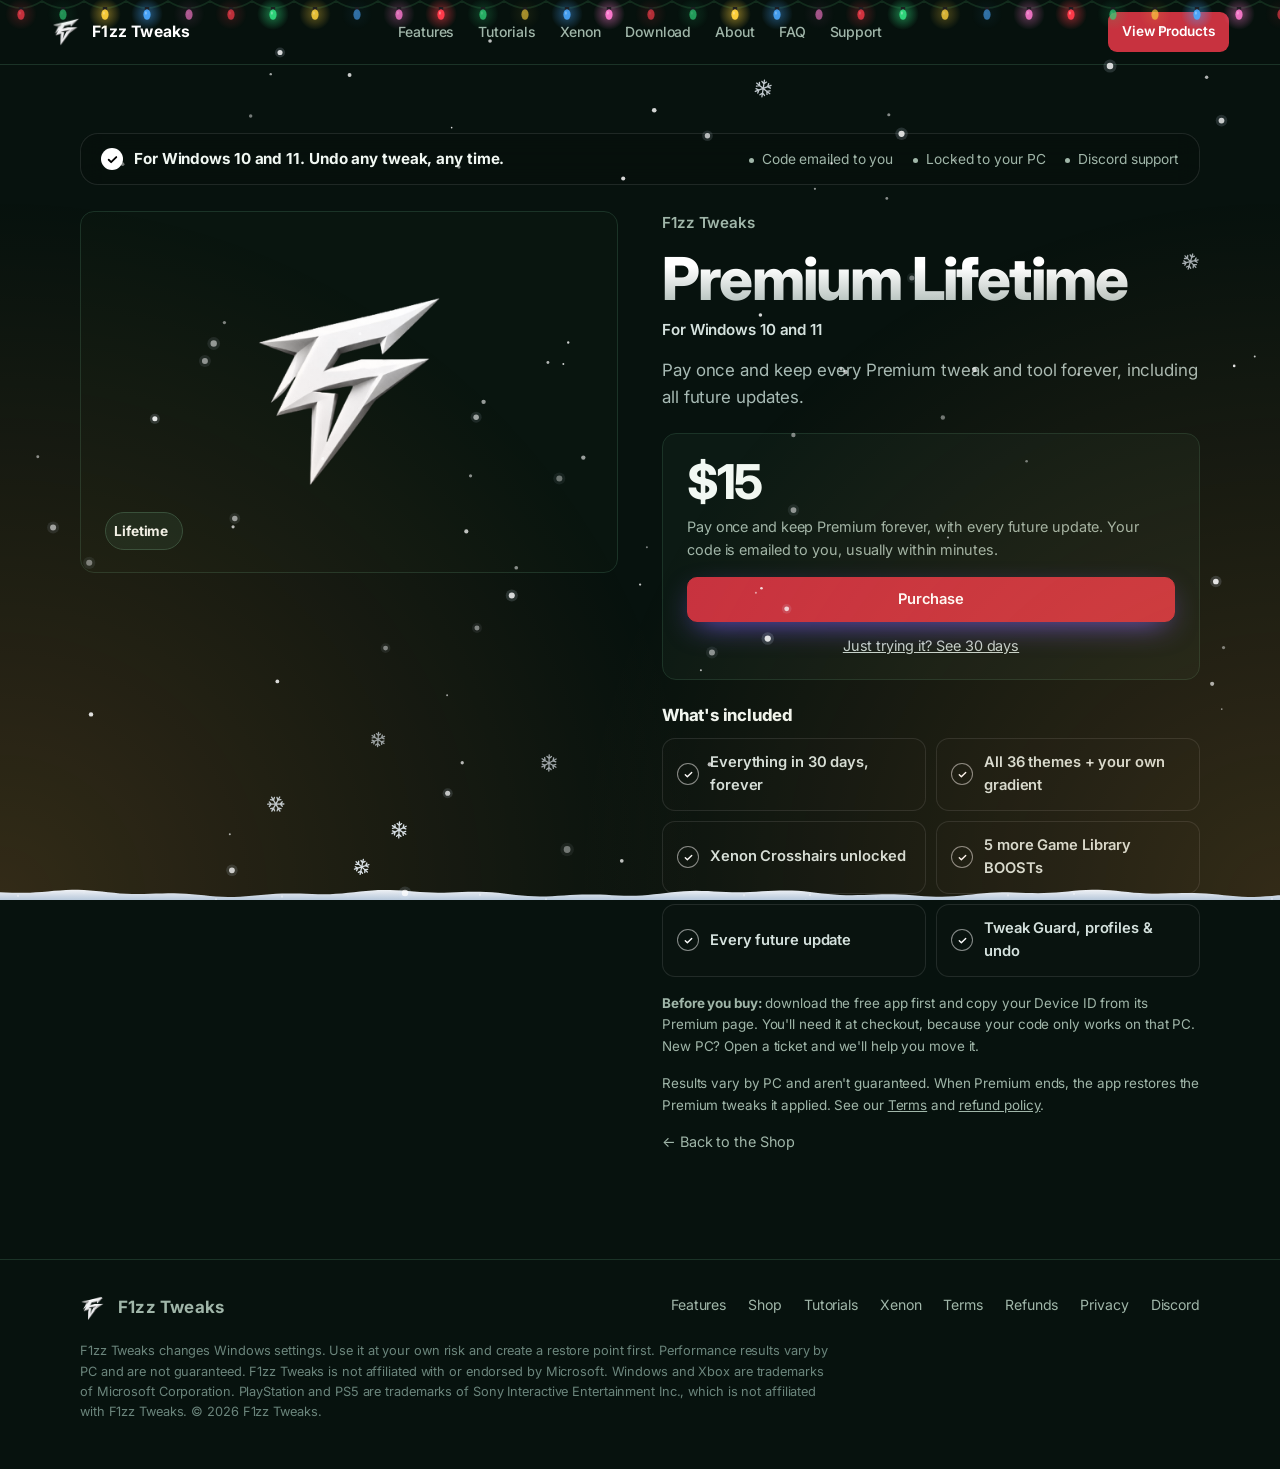
<file: premium-lifetime.html>
<!DOCTYPE html>
<html lang="en">
<head>
<meta charset="utf-8">
<meta name="viewport" content="width=device-width, initial-scale=1">
<title>Premium Lifetime · F1zz Tweaks</title>
<link rel="canonical" href="https://f1zztweaks.com/premium-lifetime">
<meta name="description" content="Pay once and keep every Premium tweak and tool forever, including all future updates.">
<meta name="theme-color" content="#070c18">
<link rel="icon" href="/favicon.ico" sizes="32x32">
<link rel="icon" type="image/png" sizes="48x48" href="/favicon-48.png">
<link rel="icon" type="image/png" sizes="96x96" href="/favicon-96.png">
<link rel="icon" type="image/png" sizes="192x192" href="/icon-192.png">
<link rel="apple-touch-icon" href="/apple-touch-icon.png">
<link rel="manifest" href="/site.webmanifest">

<!--
  ╔══════════════════════════════════════════════════════════════════════════╗
  ║  HOW TO EDIT THIS PAGE                                                    ║
  ║  Everything you need to change is in the file site-settings.js (next to    ║
  ║  this one). Links you leave empty turn into   ║
  ║  greyed-out "Coming soon" buttons, so nobody can click a broken link.     ║
  ╚══════════════════════════════════════════════════════════════════════════╝
-->

<script>document.documentElement.className+=' js'</script>
<link rel="preconnect" href="https://fonts.googleapis.com">
<link rel="preconnect" href="https://fonts.gstatic.com" crossorigin>
<link href="https://fonts.googleapis.com/css2?family=Archivo:wght@400;500;600;700;800;900&family=JetBrains+Mono:wght@500;700&display=swap" rel="stylesheet">
<style>
  :root{
    --bg:#06090f; --panel:#0d111a; --panel2:#101622; --stroke:#1f2738; --stroke2:#2c374c;
    --text:#e7edfa; --muted:#8c95a6; --blue:#6896f3; --blue2:#9ebcf7; --violet:#68a4f3;
    --green:#54d696; --amber:#ffbe50;
    --grad:linear-gradient(135deg,#6896f3 0%,#68a4f3 100%);
    --radius:20px;
  }
  *{box-sizing:border-box;margin:0;padding:0}
  html{scroll-behavior:smooth;scroll-padding-top:84px}
  body{
    overflow-x:clip;
    font-family:"Segoe UI",system-ui,-apple-system,Roboto,Helvetica,Arial,sans-serif;
    background:var(--bg); color:var(--text); line-height:1.6; -webkit-font-smoothing:antialiased;
    background-image:
      radial-gradient(900px 500px at 85% -5%, rgba(104,150,243,.2), transparent 60%),
      radial-gradient(700px 480px at 0% 12%, rgba(104,164,243,.10), transparent 60%);
    background-repeat:no-repeat;
  }
  a{color:inherit;text-decoration:none}
  img{max-width:100%}
  .wrap{width:min(1120px,92%);margin-inline:auto}
  .muted{color:var(--muted)}
  .grad-text{background:var(--grad);-webkit-background-clip:text;background-clip:text;color:transparent}

  /* ---------- nav ---------- */
  header{position:sticky;top:0;z-index:50;backdrop-filter:blur(14px);background:rgba(7,10,15,.72);border-bottom:1px solid rgba(31,39,54,.7)}
  .nav{display:flex;align-items:center;gap:28px;height:68px}
  .brand{display:flex;align-items:center;gap:12px;font-weight:700;font-size:1.06rem;letter-spacing:.2px}
  .brand img{width:38px;height:38px;border-radius:11px;background:linear-gradient(160deg,#1f3052,#0f1520);border:1px solid #374f80;padding:5px}
  .nav-links{display:flex;gap:24px;margin-left:12px;color:var(--muted);font-size:.95rem}
  .nav-links a:hover{color:var(--text)}
  .nav-cta{margin-left:auto;display:flex;gap:10px}

  /* ---------- buttons ---------- */
  .btn{display:inline-flex;align-items:center;justify-content:center;gap:8px;padding:12px 22px;border-radius:13px;font-weight:600;font-size:.97rem;border:1px solid var(--stroke2);background:#141b29;color:var(--text);cursor:pointer;transition:transform .15s,border-color .15s,background .15s,box-shadow .15s}
  .btn:hover{border-color:#46577a;background:#1b253a;transform:translateY(-1px)}
  .btn.primary{border-color:transparent;background:var(--grad);box-shadow:0 8px 28px -8px rgba(102,149,243,.65)}
  .btn.primary:hover{box-shadow:0 12px 34px -8px rgba(121,162,244,.85);filter:brightness(1.08)}
  .btn.small{padding:9px 16px;font-size:.9rem;border-radius:11px}
  .btn.block{width:100%}
  .btn.disabled,a[data-need]:not([data-ready]){opacity:.45;pointer-events:none;filter:grayscale(.4)}
  .btn.soon{opacity:.8!important;filter:none!important;letter-spacing:2px;font-weight:800;font-size:.85rem;cursor:default}

  /* ---------- hero ---------- */
  .hero{padding:78px 0 54px;display:grid;grid-template-columns:1.02fr 1fr;gap:54px;align-items:center}
  .pill{display:inline-flex;align-items:center;gap:8px;padding:7px 14px;border-radius:99px;border:1px solid #253148;background:rgba(20,31,52,.7);font-size:.82rem;color:var(--blue2);font-weight:600;letter-spacing:.3px}
  .pill i{width:7px;height:7px;border-radius:50%;background:var(--green);box-shadow:0 0 10px var(--green)}
  h1{font-size:clamp(2.4rem,5.4vw,3.9rem);line-height:1.06;letter-spacing:-1.4px;margin:20px 0 18px}
  .lead{font-size:1.14rem;color:#aab3c6;max-width:540px}
  .hero-cta{display:flex;flex-wrap:wrap;gap:12px;margin:30px 0 16px}
  .fine{font-size:.84rem;color:var(--muted)}
  .stats{display:flex;gap:34px;margin-top:34px}
  .stat b{display:block;font-size:1.7rem;letter-spacing:-.5px}
  .stat span{font-size:.84rem;color:var(--muted)}

  /* ---------- app mock ---------- */
  .stage{position:relative}
  .stage::before{content:"";position:absolute;inset:-8% -6%;background:radial-gradient(closest-side,rgba(112,156,243,.34),transparent 72%);filter:blur(10px);z-index:0}
  .app{position:relative;z-index:1;display:grid;grid-template-columns:150px 1fr;border-radius:22px;overflow:hidden;border:1px solid #29395a;background:#0a0e17;box-shadow:0 40px 90px -30px rgba(0,0,0,.9),0 0 0 1px rgba(255,255,255,.02) inset;transform:perspective(1400px) rotateY(-7deg) rotateX(2.5deg);transition:transform .5s}
  .stage:hover .app{transform:perspective(1400px) rotateY(-2deg) rotateX(1deg)}
  .a-side{background:linear-gradient(180deg,#14223d 0%,#0a0e15 46%);padding:16px 12px;border-right:1px solid #1a2130}
  .a-logo{display:flex;align-items:center;gap:8px;font-weight:700;font-size:.78rem;margin-bottom:16px}
  .a-logo img{width:26px;height:26px;border-radius:8px;border:1px solid #374f80;background:#152138;padding:3px}
  .a-nav{display:flex;flex-direction:column;gap:5px;font-size:.72rem;color:#98a1b4}
  .a-nav div{padding:8px 10px;border-radius:9px}
  .a-nav .act{background:#1a2b4d;border:1px solid #3f62a8;color:#fff;position:relative}
  .a-nav .act::before{content:"";position:absolute;left:0;top:9px;bottom:9px;width:3px;border-radius:3px;background:var(--blue2)}
  .a-live{margin-top:16px;font-size:.62rem;color:#98a1b4}
  .a-bar{height:5px;border-radius:4px;background:#1c2434;margin:5px 0 10px;overflow:hidden}
  .a-bar span{display:block;height:100%;border-radius:4px;background:var(--grad)}
  .a-main{padding:16px 16px 18px}
  .a-title{display:flex;justify-content:space-between;align-items:center;margin-bottom:12px}
  .a-title b{font-size:.95rem}
  .a-title span{color:#727b8c;font-size:.8rem;letter-spacing:3px}
  .a-pills{display:flex;gap:6px;margin-bottom:12px;flex-wrap:wrap}
  .a-pills i{font-style:normal;font-size:.62rem;padding:4px 10px;border-radius:99px;border:1px solid #263044;color:#8c95a6}
  .a-pills i.on{border-color:#5e89e0;background:#1a3263;color:#fff}
  .a-grid{display:grid;grid-template-columns:repeat(2,minmax(0,1fr));gap:9px}
  .card{min-width:0;position:relative;border:1px solid #1e2637;border-radius:14px;padding:10px;background:linear-gradient(180deg,#121a2a,#0e131d);overflow:hidden}
  .card.on{border-color:#3a5996}
  .card.on::before{content:"";position:absolute;left:0;right:0;top:0;height:3px;background:var(--grad)}
  .c-top{display:flex;align-items:center;gap:6px}
  .tile{width:22px;height:22px;border-radius:7px;display:grid;place-items:center;background:#182132;border:1px solid #263044;flex:none}
  .card.on .tile{background:#1c376c;border-color:#4972c4}
  .tile svg{width:12px;height:12px;fill:none;stroke:#8c95a6;stroke-width:2;stroke-linecap:round;stroke-linejoin:round}
  .card.on .tile svg{stroke:var(--blue2)}
  .c-name{font-size:.64rem;font-weight:600;line-height:1.2;flex:1;min-width:0;overflow-wrap:break-word}
  .tg{width:28px;height:16px;border-radius:9px;background:#252e40;position:relative;flex:none}
  .tg::after{content:"";position:absolute;top:2px;left:2px;width:12px;height:12px;border-radius:50%;background:#9ea7b8;transition:.2s}
  .tg.on{background:var(--grad)}
  .tg.on::after{left:14px;background:#fff}
  .c-desc{font-size:.58rem;color:#808898;margin:7px 0 7px;line-height:1.35}
  .chips{display:flex;gap:5px}
  .chip{font-size:.5rem;font-weight:700;letter-spacing:.4px;padding:2px 6px;border-radius:5px}
  .chip.safe{background:#0e3428;color:var(--green)}
  .chip.pro{background:var(--grad);color:#fff}
  .a-live2{display:grid;grid-template-columns:repeat(3,minmax(0,1fr));gap:9px;margin-top:10px}
  .gauge{border:1px solid #1e2637;border-radius:14px;padding:10px;background:#0e131d;display:flex;align-items:center;gap:9px}
  .ring{--v:37;width:38px;height:38px;border-radius:50%;background:conic-gradient(var(--blue) calc(var(--v)*1%), #1c2434 0);position:relative;flex:none}
  .ring::after{content:"";position:absolute;inset:5px;border-radius:50%;background:#0e131d}
  .gauge small{display:block;font-size:.5rem;color:#727b8c;letter-spacing:.8px}
  .gauge b{font-size:.78rem}

  /* ---------- sections ---------- */
  section{padding:76px 0}
  .eyebrow{font-size:.8rem;letter-spacing:2px;font-weight:700;color:var(--blue2);text-transform:uppercase}
  h2{font-size:clamp(1.8rem,3.6vw,2.6rem);letter-spacing:-.8px;line-height:1.15;margin:12px 0 14px}
  .sec-lead{color:#a6afc2;max-width:640px;font-size:1.05rem}
  .grid3{display:grid;grid-template-columns:repeat(3,1fr);gap:18px;margin-top:40px}
  .feat{padding:26px;border-radius:var(--radius);border:1px solid var(--stroke);background:linear-gradient(180deg,var(--panel2),var(--panel));position:relative;overflow:hidden;transition:border-color .2s,transform .2s}
  .feat::before{content:"";position:absolute;left:24px;right:24px;top:0;height:1px;background:linear-gradient(90deg,transparent,rgba(255,255,255,.2),transparent)}
  .feat:hover{border-color:#3c4b68;transform:translateY(-3px)}
  .ico{width:44px;height:44px;border-radius:13px;display:grid;place-items:center;background:#152138;border:1px solid #354f82;margin-bottom:16px}
  .ico svg{width:22px;height:22px;fill:none;stroke:var(--blue2);stroke-width:1.8;stroke-linecap:round;stroke-linejoin:round}
  .feat h3{font-size:1.08rem;margin-bottom:8px}
  .feat p{color:var(--muted);font-size:.95rem}

  /* ---------- plans ---------- */
  .plans{display:grid;grid-template-columns:1fr 1.18fr;gap:20px;margin-top:42px;align-items:stretch}
  .plan{padding:32px;border-radius:24px;border:1px solid var(--stroke);background:linear-gradient(180deg,var(--panel2),var(--panel));display:flex;flex-direction:column}
  .plan.pro{border-color:#3c588f;background:linear-gradient(160deg,#1a2f5a 0%,#0f1624 52%);position:relative;box-shadow:0 30px 80px -40px rgba(102,149,243,.55)}
  .tag{align-self:flex-start;font-size:.72rem;font-weight:700;letter-spacing:1.2px;padding:5px 12px;border-radius:99px;background:#18202f;color:var(--muted)}
  .pro .tag{background:var(--grad);color:#fff}
  .plan h3{font-size:1.6rem;margin:16px 0 4px}
  .plan .sub{color:var(--muted);font-size:.95rem;margin-bottom:20px}
  .list{list-style:none;display:grid;gap:11px;margin-bottom:26px}
  .list li{display:flex;gap:11px;font-size:.96rem;color:#c7cfdf}
  .list li::before{content:"";width:18px;height:18px;border-radius:50%;flex:none;margin-top:3px;background:#0e3428 url("data:image/svg+xml,%3Csvg xmlns='http://www.w3.org/2000/svg' viewBox='0 0 24 24' fill='none' stroke='%2354d696' stroke-width='3.4' stroke-linecap='round' stroke-linejoin='round'%3E%3Cpath d='M5 12.5l4.5 4.5L19 7.5'/%3E%3C/svg%3E") center/11px no-repeat}
  .pro .list li::before{background-color:#1f3560}
  .pchips{display:flex;flex-wrap:wrap;gap:7px;margin:4px 0 26px}
  .pchips span{font-size:.78rem;padding:5px 11px;border-radius:99px;border:1px solid #314670;background:rgba(64,99,170,.18);color:#c4d6fa}
  .price-row{display:grid;grid-template-columns:1fr 1fr;gap:12px;margin-top:auto}
  .opt{border:1px solid #314875;border-radius:16px;padding:16px;background:rgba(9,13,22,.55);display:flex;flex-direction:column;gap:10px}
  .opt .p{font-size:1.9rem;font-weight:800;letter-spacing:-1px}
  .opt .p small{font-size:.82rem;font-weight:500;color:var(--muted);letter-spacing:0}
  .opt .l{font-size:.86rem;color:var(--muted)}
  .note{margin-top:16px;font-size:.84rem;color:var(--muted);display:flex;gap:9px}
  .note b{color:#cbd3e4}

  /* ---------- how ---------- */
  .steps{display:grid;grid-template-columns:repeat(3,1fr);gap:18px;margin-top:40px;counter-reset:s}
  .step{padding:28px;border-radius:var(--radius);border:1px solid var(--stroke);background:var(--panel);position:relative}
  .step::before{counter-increment:s;content:counter(s);display:grid;place-items:center;width:38px;height:38px;border-radius:50%;background:var(--grad);font-weight:800;margin-bottom:16px}
  .step h3{margin-bottom:7px}
  .step p{color:var(--muted);font-size:.95rem}
  .callout{margin-top:22px;padding:18px 22px;border-radius:16px;border:1px solid #33425f;background:rgba(22,33,56,.55);color:#b9c3d6;font-size:.95rem}
  .callout b{color:#fff}

  /* ---------- faq ---------- */
  .faq{margin-top:34px;display:grid;gap:12px;max-width:880px}
  details{border:1px solid var(--stroke);border-radius:16px;background:var(--panel);padding:0 22px;transition:border-color .2s}
  details[open]{border-color:#3c4b68;background:var(--panel2)}
  summary{cursor:pointer;list-style:none;padding:19px 0;font-weight:600;display:flex;justify-content:space-between;gap:16px}
  summary::-webkit-details-marker{display:none}
  summary::after{content:"+";color:var(--blue2);font-size:1.4rem;line-height:1}
  details[open] summary::after{content:"–"}
  details p{padding:0 0 20px;color:#a6afc2;font-size:.97rem}
  details p + p{margin-top:-8px}

  /* ---------- footer ---------- */
  .cta{margin:20px 0 10px;padding:46px;border-radius:28px;text-align:center;border:1px solid #3a558c;background:linear-gradient(135deg,rgba(104,150,243,.2),rgba(104,164,243,.18))}
  .cta h2{margin-top:0}
  .cta .hero-cta{justify-content:center}
  footer{border-top:1px solid var(--stroke);padding:34px 0 46px;margin-top:50px;color:var(--muted);font-size:.88rem}
  .foot{display:flex;flex-wrap:wrap;gap:20px 36px;justify-content:space-between}
  .foot nav{display:flex;gap:22px;flex-wrap:wrap}
  .foot a:hover{color:var(--text)}
  .legal{margin-top:20px;font-size:.8rem;color:#6b7485;max-width:760px}

  /* ---------- download notice ---------- */
  .dl-notice{position:fixed;left:50%;bottom:26px;transform:translateX(-50%) translateY(20px);opacity:0;pointer-events:none;z-index:80;max-width:92vw;
    padding:14px 22px;border-radius:16px;border:1px solid #3a558c;background:rgba(13,19,30,.95);backdrop-filter:blur(12px);
    box-shadow:0 18px 50px -12px rgba(0,0,0,.8);font-size:.95rem;transition:opacity .25s,transform .25s}
  .dl-notice.show{opacity:1;transform:translateX(-50%) translateY(0);pointer-events:auto}
  .dl-notice b{display:block}
  .dl-notice span{color:var(--muted);font-size:.88rem}
  .dl-notice a{color:var(--blue2);text-decoration:underline}

  /* ---------- before-you-buy step (Device ID + agreement) ---------- */
  .buy-gate{position:fixed;inset:0;z-index:90;display:none;align-items:center;justify-content:center;padding:16px;background:rgba(3,5,10,.78);backdrop-filter:blur(6px)}
  .buy-gate.show{display:flex}
  .bg-box{width:100%;max-width:520px;max-height:calc(100vh - 32px);overflow:auto;padding:28px 26px 24px;border-radius:20px;border:1px solid var(--stroke2);background:var(--panel);box-shadow:0 30px 80px -20px rgba(0,0,0,.9)}
  .bg-box h3{font-size:1.35rem;margin-bottom:4px}
  .bg-box .bg-plan{color:var(--blue2);font-weight:700;font-size:.9rem;margin-bottom:18px}
  .bg-box ol{margin:0 0 18px 20px;color:var(--muted);font-size:.93rem}
  .bg-box ol li{margin-bottom:4px}
  .bg-box ol b{color:var(--text)}
  .bg-box label.bg-lbl{display:block;font-weight:700;font-size:.85rem;margin-bottom:6px}
  .bg-box input[type=text],.bg-box input[type=email]{width:100%;padding:13px 14px;border-radius:12px;border:1px solid var(--stroke2);background:#090d14;color:var(--text);font:600 1.15rem "JetBrains Mono",ui-monospace,monospace;letter-spacing:3px;text-transform:uppercase}
  .bg-box input[type=email]{font-family:inherit;font-size:1rem;font-weight:500;letter-spacing:0;text-transform:none}
  .bg-box input:focus{outline:none;border-color:var(--blue2)}
  .bg-box input.bad{border-color:#ff5c7a}
  .bg-err{min-height:20px;margin:6px 0 12px;font-size:.84rem;color:#ff7d95}
  .bg-agree{display:flex;gap:10px;align-items:flex-start;padding:13px 14px;border-radius:12px;border:1px solid var(--stroke);background:#0a0e17;font-size:.9rem;color:var(--muted);cursor:pointer}
  .bg-agree input{margin-top:3px;width:18px;height:18px;flex:none;accent-color:#85aaf5}
  .bg-agree a{color:var(--blue2);text-decoration:underline}
  .bg-btns{display:flex;gap:10px;margin-top:18px}
  .bg-btns .btn{flex:1}
  .bg-btns .btn[disabled]{opacity:.4;pointer-events:none}
  .bg-after{margin-top:14px;font-size:.84rem;color:var(--muted)}


  /* ═════════════ v3 look: aurora, glass, motion ═════════════ */
  .js .reveal{opacity:0;transform:translateY(26px);transition:opacity .75s cubic-bezier(.2,.7,.2,1),transform .75s cubic-bezier(.2,.7,.2,1);transition-delay:var(--d,0s)}
  .js .reveal.in{opacity:1;transform:none}
  body{background-image:none}
  .aurora{position:fixed;inset:0;z-index:-1;overflow:hidden;pointer-events:none}
  .aurora i{position:absolute;border-radius:50%;filter:blur(100px);will-change:transform}
  .aurora i:nth-child(1){width:640px;height:640px;left:-160px;top:-180px;background:#4c83f0;opacity:.5;animation:drift1 26s ease-in-out infinite alternate}
  .aurora i:nth-child(2){width:560px;height:560px;right:-140px;top:4%;background:#4d94f1;opacity:.28;animation:drift2 30s ease-in-out infinite alternate}
  .aurora i:nth-child(3){width:520px;height:520px;left:28%;top:52%;background:#2d6bff;opacity:.2;animation:drift3 34s ease-in-out infinite alternate}
  @keyframes drift1{to{transform:translate(180px,140px) scale(1.15)}}
  @keyframes drift2{to{transform:translate(-160px,200px) scale(.9)}}
  @keyframes drift3{to{transform:translate(120px,-160px) scale(1.2)}}
  html{scroll-padding-top:98px}
  header{background:none;border:0;backdrop-filter:none;padding-top:12px}
  .nav{height:64px;padding:0 14px 0 18px;border:1px solid var(--stroke2);border-radius:20px;background:rgba(10,15,24,.66);backdrop-filter:blur(18px);box-shadow:0 18px 44px -22px rgba(0,0,0,.85)}
  .nav-links a{position:relative;padding:4px 0}
  .nav-links a::after{content:"";position:absolute;left:0;right:0;bottom:-2px;height:2px;border-radius:2px;background:var(--grad);transform:scaleX(0);transform-origin:left;transition:transform .25s}
  .nav-links a:hover::after{transform:scaleX(1)}
  .grad-text{background-image:linear-gradient(90deg,#76a0f4,#68a4f3,#76a0f4);background-size:200% auto;animation:shine 7s linear infinite}
  @keyframes shine{to{background-position:200% center}}
  h1{font-size:clamp(2.5rem,5.8vw,4.3rem);letter-spacing:-2px}
  .btn.primary{position:relative;overflow:hidden}
  .btn.primary::after{content:"";position:absolute;top:0;bottom:0;width:60px;left:-90px;background:linear-gradient(100deg,transparent,rgba(255,255,255,.35),transparent);transform:skewX(-20deg);transition:left .6s}
  .btn.primary:hover::after{left:calc(100% + 40px)}
  .pill i{animation:pulse 2s ease-in-out infinite}
  @keyframes pulse{50%{box-shadow:0 0 0 6px rgba(84,214,150,0)}0%{box-shadow:0 0 0 0 rgba(84,214,150,.5)}}

  /* app preview: top tabs + bottom stats bar, like the real app */
  .app{grid-template-columns:1fr;grid-template-rows:auto 1fr auto}
  .a-head{display:flex;align-items:center;gap:10px;padding:10px 12px;border-bottom:1px solid #1c263a;background:linear-gradient(90deg,#1a305c,#0d121d)}
  .a-logo{margin:0}
  .a-tabs{display:flex;align-items:center;gap:3px;margin-left:6px}
  .a-tabs span{width:26px;height:26px;border-radius:9px;display:grid;place-items:center;color:#949db0}
  .a-tabs span.act{width:auto;padding:0 10px 0 7px;gap:6px;display:flex;align-items:center;background:#1a3263;border:1px solid #3f62a8;color:#fff;font-size:.62rem;font-weight:600}
  .a-tabs svg{width:13px;height:13px;fill:none;stroke:currentColor;stroke-width:2;stroke-linecap:round;stroke-linejoin:round}
  .a-dots{margin-left:auto;display:flex;gap:4px}
  .a-dots i{width:9px;height:9px;border-radius:50%;background:linear-gradient(135deg,#6896f3,#68a4f3)}
  .a-dots i:nth-child(2){background:linear-gradient(135deg,#20c48a,#54e2aa)}
  .a-dots i:nth-child(3){background:linear-gradient(135deg,#ff7a46,#ffaa70)}
  .a-dots i:nth-child(4){background:linear-gradient(135deg,#ffbc34,#ffd676)}
  .a-dots i:nth-child(5){background:linear-gradient(135deg,#3cdcc8,#82f0e1)}
  .a-foot{display:flex;gap:14px;align-items:center;padding:9px 14px;border-top:1px solid #1c263a;font-size:.56rem;letter-spacing:.6px;color:#949db0;background:#0a0e17}
  .a-foot .mb{flex:1;min-width:0}
  .a-foot .a-bar{margin:4px 0 0}
  .a-foot em{font-style:normal;color:#9ebcf7;font-weight:700}
  .float{position:absolute;z-index:3;padding:11px 15px;border-radius:16px;background:rgba(15,23,38,.82);border:1px solid #2e3d5c;backdrop-filter:blur(12px);box-shadow:0 22px 50px -18px rgba(0,0,0,.85);font-size:.78rem;animation:bob 6.5s ease-in-out infinite}
  .float b{display:block;font-size:.84rem}
  .float span{color:var(--muted);font-size:.74rem}
  .float.f1{right:-18px;top:-22px}
  .float.f2{left:-26px;bottom:34px;animation-delay:-3s;display:flex;align-items:center;gap:12px}
  .float .ring{width:42px;height:42px}
  .float .ring::after{background:#10192a}
  @keyframes bob{50%{transform:translateY(-9px)}}

  /* category marquee */
  .marquee{overflow:hidden;border-block:1px solid var(--stroke);background:rgba(11,17,28,.55);backdrop-filter:blur(6px);padding:15px 0;margin:6px 0 0;-webkit-mask-image:linear-gradient(90deg,transparent,#000 8%,#000 92%,transparent);mask-image:linear-gradient(90deg,transparent,#000 8%,#000 92%,transparent)}
  .marquee div{display:flex;gap:44px;width:max-content;animation:scrollx 34s linear infinite;font-weight:700;letter-spacing:2px;font-size:.82rem;color:#8893a8;text-transform:uppercase}
  .marquee span::before{content:"✦";color:var(--violet);margin-right:44px}
  @keyframes scrollx{to{transform:translateX(-50%)}}

  /* bento features + spotlight cards */
  .grid3 .feat:nth-child(1),.grid3 .feat:nth-child(4),.grid3 .feat:nth-child(6){grid-column:span 2}
  .feat,.plan,.step,.opt{--mx:50%;--my:-40%}
  .feat::after,.step::after{content:"";position:absolute;inset:0;border-radius:inherit;background:radial-gradient(280px circle at var(--mx) var(--my),rgba(167,194,248,.12),transparent 62%);opacity:0;transition:opacity .3s;pointer-events:none}
  .feat:hover::after,.step:hover::after{opacity:1}
  .feat,.step,.plan{backdrop-filter:blur(6px)}
  .ico{background:linear-gradient(135deg,#1a305c,#1f3766);border-color:#3f62a8}

  /* F1zz Bot section */
  .bot-grid{display:grid;grid-template-columns:1fr 1.05fr;gap:54px;align-items:center}
  .chat-mock{border:1px solid var(--stroke2);border-radius:26px;background:linear-gradient(180deg,rgba(16,25,42,.9),rgba(10,15,24,.9));padding:18px;box-shadow:0 40px 80px -40px rgba(93,143,242,.55)}
  .ch-head{display:flex;align-items:center;gap:12px;padding-bottom:14px;border-bottom:1px solid var(--stroke);margin-bottom:16px}
  .ch-av{width:38px;height:38px;border-radius:50%;display:grid;place-items:center;font-weight:800;font-size:.8rem;background:var(--grad)}
  .ch-head small{display:block;color:var(--green);font-size:.74rem}
  .bub{width:fit-content;max-width:82%;padding:11px 15px;border-radius:16px;font-size:.88rem;line-height:1.5;margin-bottom:11px}
  .bub.bot{background:#151e30;border:1px solid #29354d;border-top-left-radius:5px}
  .bub.me{margin-left:auto;background:var(--grad);border-top-right-radius:5px}
  .bub b{color:#d0defb}
  .bub.bot ul{margin:6px 0 0 18px;color:#c0cbe0}
  .ch-act{display:flex;gap:10px;margin-top:4px}
  .ch-act span{font-size:.78rem;font-weight:700;padding:7px 14px;border-radius:10px;border:1px solid #2e3d5c;background:#121a29}
  .ch-act span.go{background:var(--grad);border-color:transparent}
  .perks{list-style:none;display:grid;gap:12px;margin-top:26px}
  .perks li{display:flex;gap:14px;align-items:flex-start;color:#c8d1e4}
  .perks li b{display:block;color:var(--text)}
  .perks .pi{width:38px;height:38px;border-radius:12px;display:grid;place-items:center;flex:none;background:linear-gradient(135deg,#1a305c,#1f3766);border:1px solid #3f62a8}
  .perks .pi svg{width:19px;height:19px;fill:none;stroke:#bbd0f9;stroke-width:1.9;stroke-linecap:round;stroke-linejoin:round}
  .cta{background:linear-gradient(135deg,rgba(104,150,243,.22),rgba(104,164,243,.18));position:relative;overflow:hidden}
  @media (max-width:940px){
    .bot-grid{grid-template-columns:1fr}
    .float{display:none}
    .grid3 .feat:nth-child(n){grid-column:auto}
  }
  @media (max-width:620px){
    .a-tabs span:not(.act){display:none}
    .a-head{padding:9px}
  }
  @media (prefers-reduced-motion:reduce){.aurora i,.marquee div,.float,.grad-text,.pill i{animation:none!important}.js .reveal{opacity:1;transform:none}}

  @media (max-width:940px){
    .hero{grid-template-columns:1fr;padding-top:48px}
    .app{transform:none}.stage:hover .app{transform:none}
    .stage::before{inset:0}
    .grid3,.steps{grid-template-columns:1fr 1fr}
    .plans{grid-template-columns:1fr}
    .nav-links{display:none}
  }
  @media (max-width:620px){
    .grid3,.steps{grid-template-columns:1fr}
    .price-row{grid-template-columns:1fr}
    .app{grid-template-columns:1fr}.a-side{display:none}
    .stage::before{inset:0}
    .stats{gap:22px;flex-wrap:wrap}
    .cta{padding:30px 20px}
    .nav-cta .btn:not(.primary){display:none}
  }
  @media (prefers-reduced-motion:reduce){*{transition:none!important;scroll-behavior:auto!important}.app{transform:none}}
  /* ═════════════ video showcase ═════════════ */
  #showcase[hidden],[data-showcase-link][hidden]{display:none}
  .vshow{margin-top:38px;position:relative}
  .vshow::before{content:"";position:absolute;inset:-6% -4%;background:radial-gradient(closest-side,rgba(112,156,243,.3),transparent 72%);filter:blur(14px);z-index:0;pointer-events:none}
  .vframe{position:relative;z-index:1;border-radius:24px;overflow:hidden;border:1px solid #2e3d5c;background:#0a0e17;box-shadow:0 40px 90px -30px rgba(0,0,0,.9),0 0 0 1px rgba(255,255,255,.02) inset}
  .vbar{display:flex;align-items:center;gap:7px;padding:11px 16px;background:linear-gradient(90deg,#1a305c,#0d121d);border-bottom:1px solid #1c263a;font-size:.82rem;color:#c2cde2}
  .vbar i{width:10px;height:10px;border-radius:50%;background:linear-gradient(135deg,#6896f3,#68a4f3)}
  .vbar i:nth-child(2){background:linear-gradient(135deg,#20c48a,#54e2aa)}
  .vbar i:nth-child(3){background:linear-gradient(135deg,#ffbc34,#ffd676)}
  .vbar b{margin-left:8px;font-weight:600;white-space:nowrap;overflow:hidden;text-overflow:ellipsis}
  .vstage{position:relative;aspect-ratio:16/9;background:radial-gradient(600px 300px at 30% 20%,#1a305c,#070a10 70%)}
  .vstage video,.vstage iframe,.vstage .vposter{position:absolute;inset:0;width:100%;height:100%;border:0;display:block;background:#000}
  .vstage .vposter{object-fit:cover;background:none}
  .vlite{position:absolute;inset:0;display:grid;place-items:center;cursor:pointer;border:0;background:transparent;color:#fff;font:inherit}
  .vlite .pbtn{width:84px;height:84px;border-radius:50%;display:grid;place-items:center;background:var(--grad);box-shadow:0 14px 44px -8px rgba(121,162,244,.8);transition:transform .2s}
  .vlite:hover .pbtn{transform:scale(1.08)}
  .vlite svg{width:34px;height:34px;fill:#fff;margin-left:4px}
  .vtabs{display:grid;grid-template-columns:repeat(auto-fit,minmax(210px,1fr));gap:14px;margin-top:20px;position:relative;z-index:1}
  .vtabs:empty{display:none}
  .vtab{text-align:left;font:inherit;color:inherit;padding:16px 18px;border-radius:16px;border:1px solid var(--stroke);background:linear-gradient(180deg,var(--panel2),var(--panel));cursor:pointer;transition:border-color .2s,transform .2s,background .2s}
  .vtab:hover{border-color:#3c4b68;transform:translateY(-2px)}
  .vtab.on{border-color:#5274b8;background:linear-gradient(160deg,#1a2f5a 0%,#0f1624 70%);box-shadow:0 20px 50px -28px rgba(102,149,243,.7)}
  .vtab .n{display:inline-grid;place-items:center;width:24px;height:24px;border-radius:50%;margin-bottom:10px;font-size:.78rem;font-weight:800;background:#1c2434;color:var(--muted)}
  .vtab.on .n{background:var(--grad);color:#fff}
  .vtab b{display:block;font-size:.98rem;margin-bottom:3px}
  .vtab span{display:block;color:var(--muted);font-size:.86rem;line-height:1.45}
  /* ═════════════ top banner: logo + 360° light beams, kept inside its box ═════════════ */
  .banner{position:relative;margin-top:20px;height:clamp(300px,36vw,430px);border-radius:30px;overflow:hidden;isolation:isolate;
    border:1px solid #2e3d5c;background:radial-gradient(120% 140% at 50% 50%,#0e182b 0%,#070a10 70%);
    box-shadow:0 40px 100px -40px rgba(104,150,243,.55),0 0 0 1px rgba(255,255,255,.02) inset}
  .banner canvas{position:absolute;inset:0;width:100%;height:100%;display:block;z-index:0}
  .banner::before{content:"";position:absolute;inset:0;z-index:1;pointer-events:none;
    background:radial-gradient(closest-side at 50% 50%,rgba(6,9,15,.9) 0%,rgba(6,9,15,.55) 45%,transparent 100%) center/min(620px,92%) 78% no-repeat}
  .banner::after{content:"";position:absolute;inset:0;z-index:3;pointer-events:none;border-radius:inherit;
    box-shadow:inset 0 0 90px 10px rgba(6,9,15,.65)}
  .banner-in{position:relative;z-index:2;height:100%;display:flex;flex-direction:column;align-items:center;justify-content:center;gap:10px;text-align:center;padding:0 16px}
  .banner-in img{width:clamp(84px,11vw,140px);height:auto;filter:drop-shadow(0 0 26px rgba(121,162,244,.75)) drop-shadow(0 6px 18px rgba(0,0,0,.6))}
  .banner-name{font-size:clamp(2.1rem,6.2vw,4.4rem);font-weight:800;letter-spacing:-1.5px;line-height:1.05}
  .banner-name span{background:linear-gradient(90deg,#76a0f4,#68a4f3);-webkit-background-clip:text;background-clip:text;color:transparent}
  .banner-tag{font-size:clamp(.72rem,1.5vw,.92rem);letter-spacing:3px;text-transform:uppercase;font-weight:700;color:#b2bdd4}
  @keyframes bn-logo{from{opacity:0;transform:scale(.55);filter:blur(10px) drop-shadow(0 0 26px rgba(121,162,244,.75))}to{opacity:1;transform:none}}
  @keyframes bn-wipe{from{clip-path:inset(0 100% 0 0);transform:translateX(-16px)}to{clip-path:inset(0 0 0 0);transform:none}}
  @keyframes bn-fade{from{opacity:0;transform:translateY(8px)}to{opacity:1;transform:none}}
  .js .banner-in img{animation:bn-logo .9s cubic-bezier(.2,.8,.2,1) .05s both}
  .js .banner-name{animation:bn-wipe .95s cubic-bezier(.2,.75,.2,1) .3s both}
  .js .banner-tag{animation:bn-fade .8s ease .75s both}
  @media (max-width:620px){.banner{border-radius:22px}.banner-tag{letter-spacing:1.4px}}
  @media (prefers-reduced-motion:reduce){.js .banner-in img,.js .banner-name,.js .banner-tag{animation:none}}
  .stat[hidden]{display:none}

  /* release announcement bar (scrolls away, sits above the sticky nav) */
  .release-bar{position:relative;z-index:60;display:flex;align-items:center;justify-content:center;gap:10px;padding:9px 16px;text-align:center;font-size:.82rem;font-weight:800;letter-spacing:1.6px;text-transform:uppercase;color:#fff;background:linear-gradient(90deg,#3e79ef,#4b82f0 50%,#4d94f1);box-shadow:0 8px 30px -12px rgba(84,136,241,.7)}
  .release-bar i{width:8px;height:8px;border-radius:50%;background:#fff;box-shadow:0 0 0 0 rgba(255,255,255,.7);animation:relpulse 2s infinite;flex:none}
  .release-bar span{opacity:.92;font-weight:700}
  @keyframes relpulse{70%{box-shadow:0 0 0 9px rgba(255,255,255,0)}100%{box-shadow:0 0 0 0 rgba(255,255,255,0)}}
  @media (max-width:620px){.release-bar{font-size:.68rem;letter-spacing:1px;padding:8px 12px}}
  @media (prefers-reduced-motion:reduce){.release-bar i{animation:none}}

  /* menu: keep every label on one line now that there are more links */
  .brand,.nav-links a,.nav-cta .btn{white-space:nowrap}
  .nav-links{gap:20px}
  @media (max-width:1180px){.nav-links{gap:14px;font-size:.88rem}}
  @media (max-width:1060px){.nav-links a[href="#showcase"],.nav-links a[href="#how"]{display:none}}

  /* more sections + premium teaser */
  .tkgrid{display:grid;grid-template-columns:repeat(auto-fit,minmax(min(100%,330px),1fr));gap:16px;margin-top:38px}
  .tk{display:flex;align-items:center;justify-content:space-between;gap:16px;padding:18px 20px;border-radius:18px;border:1px solid #2e3d5c;background:linear-gradient(180deg,var(--panel2),var(--panel))}
  .tk b{display:block;font-size:1.02rem;margin-bottom:2px}
  .tk p{color:#a6afc2;font-size:.9rem;margin:0 0 10px}
  .tkt{display:inline-block;font-size:.68rem;font-weight:800;letter-spacing:1.4px;text-transform:uppercase;padding:3px 9px;border-radius:99px;background:#1c2434;color:var(--blue2)}
  .tkp{background:var(--grad);color:#fff}
  .sw{flex:none;position:relative;width:46px;height:26px;border-radius:99px;background:#232d40}
  .sw::after{content:"";position:absolute;top:3px;left:3px;width:20px;height:20px;border-radius:50%;background:#8c95a6;transition:transform .2s}
  .sw.on{background:var(--grad)}
  .sw.on::after{transform:translateX(20px);background:#fff}
  .duo{display:grid;grid-template-columns:1fr 1fr;gap:20px}
  @media (max-width:760px){.duo{grid-template-columns:1fr}}
  .dcard{padding:34px;border-radius:24px;border:1px solid var(--stroke);background:linear-gradient(180deg,var(--panel2),var(--panel))}
  .dcard h3{font-size:1.5rem;letter-spacing:-.4px;margin:6px 0 8px}
  .dcard p{color:#a6afc2;margin-bottom:20px}
  .teaser{display:flex;align-items:center;justify-content:space-between;gap:28px;flex-wrap:wrap;padding:34px 36px;border-radius:26px;border:1px solid var(--stroke);background:linear-gradient(180deg,var(--panel2),var(--panel))}
  .teaser h2{margin-bottom:8px}
  .teaser-side{display:flex;align-items:center;gap:22px;flex-wrap:wrap}
  .tprices{display:flex;gap:22px}
  .tprices div{display:grid}
  .tprices b{font-size:1.9rem;letter-spacing:-.5px}
  .tprices small{color:var(--muted)}
  .pgtop{padding-top:34px}

  /* ══════════════════════ V3 LOOK (shared) ══════════════════════ */
  body{font-family:"Archivo","Segoe UI",system-ui,-apple-system,Roboto,Helvetica,Arial,sans-serif}
  h1,h2,h3,h4,.brand,.btn,.tprices b{font-family:"Archivo","Segoe UI",system-ui,sans-serif}
  h1,h2{font-weight:800;letter-spacing:-.8px}
  .btn{border-radius:11px;font-weight:700;letter-spacing:.2px}
  .eyebrow{font-family:"JetBrains Mono",ui-monospace,SFMono-Regular,Menlo,monospace;letter-spacing:.3em;font-weight:500}
  header{background:rgba(6,8,13,.88);border-bottom:1px solid #161f30}
  header .wrap.nav{background:transparent;border:0;border-radius:0;box-shadow:none}
  .aurora{opacity:.42}

  /* ══════════════════════ premium page v3.2 ══════════════════════ */
  .plan h3 .grad-text{font-size:inherit}
  .plan.pro .list li b{color:#fff}
  .plan.pro .list{margin-bottom:18px}
  .opt{position:relative;transition:border-color .2s,transform .2s}
  .opt:hover{transform:translateY(-2px);border-color:#4f6fb0}
  .opt.best{border-color:#5f8ae0;background:linear-gradient(160deg,rgba(104,150,243,.22),rgba(104,164,243,.10) 70%),rgba(9,13,22,.55);box-shadow:0 18px 44px -24px rgba(121,162,244,.8)}
  .ribbon{position:absolute;top:-11px;right:14px;font-size:.66rem;font-weight:800;letter-spacing:1.4px;text-transform:uppercase;padding:4px 10px;border-radius:99px;background:var(--grad);color:#fff;box-shadow:0 6px 18px -6px rgba(104,164,243,.7)}
  #tools .feat p{font-size:.94rem}
  .wait-notice{margin-top:28px;display:flex;gap:22px;align-items:flex-start;padding:30px 32px;border-radius:24px;border:1px solid #4f6fb0;
    background:linear-gradient(135deg,rgba(104,150,243,.20),rgba(104,164,243,.10));box-shadow:0 24px 60px -34px rgba(121,162,244,.8)}
  .wait-ico{flex:none;width:54px;height:54px;border-radius:16px;display:grid;place-items:center;background:var(--grad)}
  .wait-ico svg{width:28px;height:28px;fill:none;stroke:#fff;stroke-width:2;stroke-linecap:round;stroke-linejoin:round}
  .wait-big{font-family:"Archivo","Segoe UI",system-ui,sans-serif;font-size:clamp(1.3rem,2.6vw,1.8rem);font-weight:800;line-height:1.25;letter-spacing:-.4px;color:#fff}
  .wait-small{margin:10px 0 18px;color:#c0cbe0;font-size:1.02rem}
  @media (max-width:620px){.wait-notice{flex-direction:column;padding:24px 20px}}
  .cmp{margin-top:34px;border:1px solid var(--stroke2);border-radius:22px;overflow:hidden;background:linear-gradient(180deg,var(--panel2),var(--panel));backdrop-filter:blur(6px)}
  .cmp-row{display:grid;grid-template-columns:1.1fr 1fr 1.5fr;gap:16px;align-items:center;padding:15px 26px;border-top:1px solid rgba(255,255,255,.05)}
  .cmp-row:first-child{border-top:0}
  .cmp-row span:first-child{font-weight:600;color:var(--text)}
  .cmp-row span{color:#a6afc2;font-size:.95rem}
  .cmp-row span:last-child{color:#dee7fa}
  .cmp-row span:last-child b{color:#fff}
  .cmp-row .no{color:#586276}
  .cmp-head{background:rgba(255,255,255,.02)}
  .cmp-head span{font-family:"JetBrains Mono",ui-monospace,monospace;font-size:.74rem!important;letter-spacing:.24em;text-transform:uppercase;color:var(--muted)!important}
  .cmp-head span:last-child{color:var(--blue2)!important}
  .cmp-row span:last-child{position:relative}
  .cmp{position:relative}
  .cmp::before{content:"";position:absolute;top:0;bottom:0;right:0;width:calc((100% - 52px - 32px) * 1.5 / 3.6 + 26px + 8px);background:linear-gradient(180deg,rgba(104,150,243,.10),rgba(104,164,243,.05));pointer-events:none}
  @media (max-width:620px){
    .cmp-row{grid-template-columns:1fr 1fr;padding:13px 18px;gap:6px 12px}
    .cmp-row span:first-child{grid-column:1/-1}
    .cmp-head span:first-child{display:none}
    .cmp::before{display:none}
  }
  /* ══════════════════════ SHOP ══════════════════════ */
  .shop-grid{display:grid;grid-template-columns:repeat(4,1fr);gap:18px;margin-top:42px;align-items:stretch}
  .item{position:relative;display:flex;flex-direction:column;padding:26px 24px;border-radius:22px;border:1px solid var(--stroke);background:linear-gradient(180deg,var(--panel2),var(--panel));transition:transform .2s,border-color .2s}
  .item:hover{transform:translateY(-3px);border-color:#46577a}
  .item h3{font-size:1.5rem;margin:14px 0 6px}
  .item .price{font-size:2.3rem;font-weight:800;letter-spacing:-1px;line-height:1.1}
  .item .price small{font-size:.85rem;font-weight:500;color:var(--muted);letter-spacing:0}
  .item .sub{color:var(--muted);font-size:.92rem;margin:8px 0 16px}
  .item .list{margin-bottom:20px}
  .item .btn{margin-top:auto}
  .item.hot{border-color:#5f8ae0;background:linear-gradient(160deg,#1a2f5a 0%,#0f1624 60%);box-shadow:0 26px 70px -36px rgba(102,149,243,.6)}
  .item .tag.pro{background:var(--grad);color:#fff}
  .item.soon{border-style:dashed;background:repeating-linear-gradient(135deg,rgba(255,255,255,.02) 0 12px,transparent 12px 24px),var(--panel)}
  .item.soon h3{color:var(--muted)}
  .item.soon:hover{transform:none}
  .soon-ico{width:54px;height:54px;margin-top:18px;border-radius:16px;display:grid;place-items:center;background:rgba(104,150,243,.12);border:1px solid #2e3d5c}
  .soon-ico svg{width:26px;height:26px;fill:none;stroke:var(--blue2);stroke-width:1.8;stroke-linecap:round;stroke-linejoin:round}
  .item.console h3{color:var(--text)}
  .item.console .soon-ico{border:0}
  .item.console .soon-ico svg{fill:#fff;stroke:none}
  .item.xbox .soon-ico{background:#107c10}
  .item.ps .soon-ico{background:#0070d1}
  @media (max-width:1060px){.shop-grid{grid-template-columns:1fr 1fr}}
  @media (max-width:600px){.shop-grid{grid-template-columns:1fr}}
/* ---------- console product page ---------- */
  :root{--brand:#6896f3;--brand-rgb:124,92,255}
  .aurora{opacity:.3}
  .pd{padding:34px 0 40px}
  .pd-strip{display:flex;flex-wrap:wrap;align-items:center;justify-content:space-between;gap:10px 24px;padding:13px 20px;border-radius:18px;border:1px solid rgba(255,255,255,.1);background:rgba(8,11,16,.72);backdrop-filter:blur(12px)}
  .pd-strip b{display:flex;align-items:center;gap:11px;font-size:.95rem}
  .pd-strip b i{width:22px;height:22px;flex:none;border-radius:50%;background:#fff url("data:image/svg+xml,%3Csvg xmlns='http://www.w3.org/2000/svg' viewBox='0 0 24 24' fill='none' stroke='%23000' stroke-width='3.4' stroke-linecap='round' stroke-linejoin='round'%3E%3Cpath d='M5 12.5l4.5 4.5L19 7.5'/%3E%3C/svg%3E") center/13px no-repeat}
  .pd-strip ul{display:flex;flex-wrap:wrap;gap:6px 20px;list-style:none;color:var(--muted);font-size:.86rem}
  .pd-strip li::before{content:"";display:inline-block;width:5px;height:5px;margin-right:8px;border-radius:50%;background:var(--muted);vertical-align:middle}
  .pd-main{display:grid;grid-template-columns:1fr 1fr;gap:44px;margin-top:26px;align-items:start}
  .pd-art{position:relative;aspect-ratio:11/7.4;display:grid;place-items:center;overflow:hidden;border-radius:26px;border:1px solid rgba(255,255,255,.14);background:radial-gradient(closest-side,rgba(var(--brand-rgb),.42),transparent 78%),radial-gradient(rgba(255,255,255,.1) 1px,transparent 1.4px) 0 0/14px 14px,#06080b;box-shadow:inset 0 0 0 8px rgba(0,0,0,.45)}
  .pd-art>svg{width:42%;max-width:220px;fill:#fff;filter:drop-shadow(0 0 34px rgba(var(--brand-rgb),.95))}
  .pd-chip{position:absolute;left:24px;bottom:22px;display:flex;align-items:center;gap:9px;padding:7px 14px 7px 8px;border-radius:99px;border:1px solid rgba(255,255,255,.16);background:rgba(8,11,16,.82);font-size:.86rem;font-weight:700}
  .pd-chip img{width:22px;height:22px;border-radius:6px}
  .pd-by{display:flex;align-items:center;gap:10px;color:var(--muted);font-weight:600;font-size:.95rem}
  .pd-by img{width:26px;height:26px;border-radius:7px}
  .pd h1{margin:12px 0 8px;font-size:clamp(2.5rem,5vw,3.7rem);letter-spacing:-1.8px;background:linear-gradient(180deg,#fff 30%,#a8adb6);-webkit-background-clip:text;background-clip:text;color:transparent}
  .pd-for{font-weight:600;font-size:.95rem;color:#d5d9e2}
  .pd-lead{margin:14px 0 22px;color:#a8aebb;font-size:1.06rem}
  .pd-buy{padding:22px 24px;border-radius:20px;border:1px solid rgba(255,255,255,.14);background:radial-gradient(rgba(255,255,255,.05) 1px,transparent 1.4px) 0 0/12px 12px,rgba(11,14,20,.86)}
  .pd-price{font-size:clamp(2.2rem,4.5vw,3rem);font-weight:800;letter-spacing:-1.4px;line-height:1.1}
  .pd-price.none{font-size:1.7rem;letter-spacing:-.5px}
  .pd-pricerow{display:flex;flex-wrap:wrap;align-items:center;gap:8px 14px}
  .pd-badge{padding:5px 12px;border-radius:9px;background:#fff;color:#080b10;font-size:.84rem;font-weight:700}
  .pd-buy p{margin:6px 0 16px;color:var(--muted);font-size:.9rem}
  .pd-btns{display:grid;gap:10px}
  .pd-btns a[hidden]{display:none}
  .pd-buy .btn.primary{background:var(--brand);box-shadow:0 10px 30px -10px rgba(var(--brand-rgb),.9)}
  .pd h2{margin:26px 0 12px;font-size:1.05rem;letter-spacing:-.2px}
  .pd-inc{display:grid;grid-template-columns:1fr 1fr;gap:10px;list-style:none}
  .pd-inc li{display:flex;align-items:center;gap:11px;padding:12px 14px;border-radius:13px;border:1px solid rgba(255,255,255,.1);background:rgba(11,14,20,.8);font-size:.92rem;font-weight:600;color:#d5d9e2}
  .pd-inc li::before{content:"";width:20px;height:20px;flex:none;border-radius:50%;border:1px solid rgba(255,255,255,.5);background:url("data:image/svg+xml,%3Csvg xmlns='http://www.w3.org/2000/svg' viewBox='0 0 24 24' fill='none' stroke='%23fff' stroke-width='3' stroke-linecap='round' stroke-linejoin='round'%3E%3Cpath d='M5 12.5l4.5 4.5L19 7.5'/%3E%3C/svg%3E") center/11px no-repeat}
  .pd-note{margin-top:16px;color:var(--muted);font-size:.84rem}
  .pd-back{display:inline-block;margin-top:14px;color:var(--muted);font-size:.9rem}
  .pd-back:hover{color:var(--text)}
  @media (max-width:880px){.pd-main{grid-template-columns:1fr;gap:26px}.pd-art>svg{width:30%;transform:translateY(-10%)}.pd-chip{left:16px;bottom:14px}}
  @media (max-width:480px){.pd-inc{grid-template-columns:1fr}}
  .pd-art>img{width:40%;max-width:210px;filter:drop-shadow(0 0 34px rgba(var(--brand-rgb),.95))}
  .pd-buy .btn.primary{background:var(--grad)}
  .pd-other{display:block;margin-top:12px;text-align:center;color:#c5cbd8;font-size:.9rem;text-decoration:underline}
</style>
<script src="season.js"></script>
<link rel="stylesheet" href="site-header.css?v=2">
<link href="https://fonts.googleapis.com/css2?family=Inter:wght@400;500;600;700;800&display=swap" rel="stylesheet">
<link rel="stylesheet" href="site-modern.css?v=2">
</head>
<body>
<header class="site-head">
  <div class="site-head-in">
    <a class="brand" href="./"><img src="logo.png" alt="F1zz Tweaks logo"><span>F1zz Tweaks</span></a>
    <nav class="site-nav" id="site-nav" aria-label="Main">
      <a href="./#features">Features</a>
      <a href="tutorials">Tutorials</a>
      <a href="xenon">Xenon</a>
      <a href="./#downloads">Download</a>
      <a href="about">About</a>
      <a href="./#faq">FAQ</a>
      <a data-support href="https://discord.gg/UBAZsf2PHt" target="_blank" rel="noopener noreferrer">Support</a>
    </nav>
    <a class="site-cta" href="shop">View Products</a>
    <button class="site-menu" type="button" aria-label="Menu" aria-expanded="false" aria-controls="site-nav"><svg viewBox="0 0 24 24" aria-hidden="true"><path d="M4 7h16M4 12h16M4 17h16"/></svg></button>
  </div>
</header>

<main id="top" class="pgtop">
  <section class="pd">
    <div class="wrap">
      <div class="pd-strip">
        <b><i aria-hidden="true"></i>For Windows 10 and 11. Undo any tweak, any time.</b>
        <ul>
          <li>Code emailed to you</li>
          <li>Locked to your PC</li>
          <li>Discord support</li>
        </ul>
      </div>

      <div class="pd-main">
        <div class="pd-art">
          <img src="logo.png" alt="F1zz Tweaks logo">
          <span class="pd-chip">Lifetime</span>
        </div>

        <div>
          <div class="pd-by">F1zz Tweaks</div>
          <h1>Premium Lifetime</h1>
          <div class="pd-for">For Windows 10 and 11</div>
          <p class="pd-lead">Pay once and keep every Premium tweak and tool forever, including all future updates.</p>

          <div class="pd-buy">
            <div class="pd-pricerow"><div class="pd-price" data-price="priceLifetime"></div></div>
            <p>Pay once and keep Premium forever, with every future update. Your code is emailed to you, usually within minutes.</p>
            <div class="pd-btns">
              <a class="btn primary block" data-need="buyLifetimeUrl" data-plan="Lifetime Premium" href="#">Purchase</a>
            </div>
            <a class="pd-other" href="premium-30">Just trying it? See 30 days</a>
          </div>

          <h2>What's included</h2>
          <ul class="pd-inc">
            <li>Everything in 30 days, forever</li>
            <li>All 36 themes + your own gradient</li>
            <li>Xenon Crosshairs unlocked</li>
            <li>5 more Game Library BOOSTs</li>
            <li>Every future update</li>
            <li>Tweak Guard, profiles &amp; undo</li>
          </ul>
          <p class="pd-note"><b>Before you buy:</b> download the free app first and copy your Device ID from its Premium page. You'll need it at checkout, because your code only works on that PC. New PC? Open a ticket and we'll help you move it.</p>
          <p class="pd-note">Results vary by PC and aren't guaranteed. When Premium ends, the app restores the Premium tweaks it applied. See our <a href="terms#waiver" style="text-decoration:underline">Terms</a> and <a href="terms#refunds" style="text-decoration:underline">refund policy</a>.</p>
          <a class="pd-back" href="shop">&larr; Back to the Shop</a>
        </div>
      </div>
    </div>
  </section>
</main>

<footer>
  <div class="wrap">
    <div class="foot">
      <div class="brand"><img src="[data-uri]" alt=""><span>F1zz Tweaks</span></div>
      <nav>
        <a href="./#features">Features</a>
        <a href="shop">Shop</a>
        <a href="tutorials">Tutorials</a>
      <a href="xenon">Xenon</a>
        <a href="terms#terms">Terms</a>
        <a href="terms#refunds">Refunds</a>
        <a href="terms#privacy">Privacy</a>
        <a data-need="discordInvite" href="#">Discord</a>
      </nav>
    </div>
    <p class="legal">F1zz Tweaks changes Windows settings. Use it at your own risk and create a restore point first. Performance results vary by PC and are not guaranteed. F1zz Tweaks is not affiliated with or endorsed by Microsoft. Windows and Xbox are trademarks of Microsoft Corporation. PlayStation and PS5 are trademarks of Sony Interactive Entertainment Inc., which is not affiliated with F1zz Tweaks. &copy; <span id="yr">2026</span> F1zz Tweaks.</p>
  </div>
</footer>

<div class="dl-notice" id="dl-notice" role="status" aria-live="polite">
  <b>Your download is starting&hellip;</b>
  <span>If nothing happens, <a id="dl-retry" href="#" download>click here</a>. Windows may ask you to confirm it.</span>
</div>

<div class="buy-gate" id="buy-gate" role="dialog" aria-modal="true" aria-labelledby="bg-title">
  <div class="bg-box">
    <h3 id="bg-title">Before you buy</h3>
    <div class="bg-plan" id="bg-plan"></div>
    <ol>
      <li>Open <b>F1zz Tweaks</b> on the PC you want Premium on. Don't have it yet? <a data-need="downloadUrl" data-download href="#" style="color:var(--blue2);text-decoration:underline">Download it free</a>.</li>
      <li>Go to the <b>Premium</b> page in the app.</li>
      <li>Press <b>COPY DEVICE ID</b> and paste it below. It looks like <b>ABCD-EF01</b>.</li>
    </ol>
    <label class="bg-lbl" for="bg-id">Your Device ID</label>
    <input type="text" id="bg-id" maxlength="9" placeholder="ABCD-EF01" autocomplete="off" spellcheck="false">
    <div class="bg-err" id="bg-err" aria-live="polite"></div>
    <label class="bg-lbl" for="bg-mail">Your email (where we send your code)</label>
    <input type="email" id="bg-mail" maxlength="120" placeholder="you@example.com" autocomplete="email" spellcheck="false">
    <div class="bg-err" id="bg-mail-err" aria-live="polite"></div>
    <label class="bg-agree">
      <input type="checkbox" id="bg-ok">
      <span>I have read and agree to the <a href="terms#waiver" target="_blank" rel="noopener">Terms of Purchase &amp; Liability Waiver</a> and the <a href="terms#terms" target="_blank" rel="noopener">Terms of use</a>.</span>
    </label>
    <div class="bg-btns">
      <button class="btn" type="button" id="bg-cancel">Cancel</button>
      <button class="btn primary" type="button" id="bg-go" disabled>Continue to checkout</button>
    </div>
    <p class="bg-after">Your Device ID and email are sent to checkout for you. Keep the <b>same email</b> at checkout. Your code is emailed to you, usually within minutes, and is locked to this PC.</p>
  </div>
</div>


<script>/* always load the newest site-settings.js, never a cached copy */document.write('<script src="site-settings.js?v='+Date.now()+'"><\/script>')</script>
<script>
var SITE = window.SITE || {};

/* ─────────────────────────────  nothing below needs editing  ───────────────────────────── */

function okLink(url, isDownload) {
  if (/^https:\/\//i.test(url)) return true;
  // a file that sits next to index.html on this same website, for example "F1zzTweaks.zip"
  return isDownload && url.indexOf("..") === -1 && /^[A-Za-z0-9_][A-Za-z0-9_\-\/.]*\.(zip|exe|msi|7z)$/i.test(url);
}

var noticeTimer;
function showDownloadNotice() {
  document.getElementById("dl-retry").href = (SITE.downloadUrl || "").trim();
  var n = document.getElementById("dl-notice");
  n.classList.add("show");
  clearTimeout(noticeTimer);
  noticeTimer = setTimeout(function () { n.classList.remove("show"); }, 9000);
}

document.querySelectorAll("[data-need]").forEach(function (el) {
  var url = (SITE[el.dataset.need] || "").trim();
  var isDownload = el.hasAttribute("data-download");

  if (okLink(url, isDownload)) {
    el.href = url;
    el.setAttribute("data-ready", "");
    if (isDownload) {
      // Downloads start in the SAME tab, so the visitor never leaves your website.
      el.setAttribute("download", "");
      el.rel = "noopener";
      el.addEventListener("click", showDownloadNotice);
      if (/github\.com\/[^\/]+\/[^\/]+\/releases(\/tag\/[^\/]+|\/latest)?\/?$/i.test(url) && !el.dataset.warned) {
        el.dataset.warned = "1";
        console.warn("downloadUrl points to a GitHub release PAGE, not the file. Use .../releases/latest/download/YourFile.zip");
      }
    } else {
      el.target = "_blank";
      el.rel = "noopener noreferrer";
    }
  } else {
    el.classList.add("disabled");
    el.removeAttribute("href");
    el.setAttribute("aria-disabled", "true");
    el.title = "Coming soon";
    if (/^buy/.test(el.dataset.need)) { el.textContent = "COMING SOON"; el.classList.add("soon"); }   // shop spot: no checkout link yet
  }
});
document.querySelectorAll("[data-price]").forEach(function (el) { el.textContent = SITE[el.dataset.price]; });

/* Buy buttons open the "Before you buy" step first: the Device ID and the agreement are required for checkout. */
(function () {
  var gate = document.getElementById("buy-gate"), idBox = document.getElementById("bg-id"),
      mail = document.getElementById("bg-mail"), mailErr = document.getElementById("bg-mail-err"),
      ok = document.getElementById("bg-ok"), go = document.getElementById("bg-go"),
      err = document.getElementById("bg-err"), plan = document.getElementById("bg-plan"), target = "";
  var ID = /^[0-9A-F]{4}-[0-9A-F]{4}$/, MAIL = /^[^\s@]+@[^\s@]+\.[^\s@]{2,}$/;

  function clean(v) {                               // "abcdef01", "abcd ef01" or "ABCD-EF01" -> "ABCD-EF01"
    var hex = v.toUpperCase().replace(/[^0-9A-F]/g, "").slice(0, 8);
    return hex.length > 4 ? hex.slice(0, 4) + "-" + hex.slice(4) : hex;
  }
  function check(showError) {
    var id = idBox.value, good = ID.test(id);
    idBox.classList.toggle("bad", showError && id.length > 0 && !good);
    err.textContent = showError && id.length > 0 && !good ? "That doesn't look right. A Device ID is 8 letters and numbers, like ABCD-EF01." : "";
    var m = mail.value.trim(), mailGood = MAIL.test(m), showMail = mail.dataset.touched === "1" && m.length > 0 && !mailGood;
    mail.classList.toggle("bad", showMail);
    mailErr.textContent = showMail ? "Check your email. It should look like you@example.com." : "";
    go.disabled = !(good && mailGood && ok.checked);
    return good && mailGood;
  }
  function open(url, name) {
    target = url;
    plan.textContent = name;
    try { idBox.value = clean(localStorage.getItem("f1zzDeviceId") || ""); } catch (e) {}
    mail.value = "";                                // the email is never saved on this site
    mail.dataset.touched = "";
    ok.checked = false;
    check(false);
    gate.classList.add("show");
    setTimeout(function () { idBox.focus(); }, 50);
  }
  function close() { gate.classList.remove("show"); }

  document.querySelectorAll('a[data-need^="buy"][data-ready]').forEach(function (a) {
    a.addEventListener("click", function (e) {
      e.preventDefault();
      open(a.href, a.dataset.plan);
    });
  });
  idBox.addEventListener("input", function () { idBox.value = clean(idBox.value); check(idBox.value.length >= 9); });
  idBox.addEventListener("blur", function () { check(true); });
  mail.addEventListener("input", function () { check(true); });
  mail.addEventListener("blur", function () { mail.dataset.touched = "1"; check(true); });
  ok.addEventListener("change", function () { check(true); });
  document.getElementById("bg-cancel").addEventListener("click", close);
  gate.addEventListener("click", function (e) { if (e.target === gate) close(); });
  document.addEventListener("keydown", function (e) { if (e.key === "Escape" && gate.classList.contains("show")) close(); });
  go.addEventListener("click", function () {
    mail.dataset.touched = "1";
    if (!check(true) || !ok.checked) return;
    var id = idBox.value, url = target;
    try { localStorage.setItem("f1zzDeviceId", id); } catch (e) {}
    if (/^https:\/\/buy\.stripe\.com\//i.test(url)) {
      // Stripe hands these to the order Worker, which emails the code locked to this Device ID
      url += (url.indexOf("?") < 0 ? "?" : "&") + "client_reference_id=" + encodeURIComponent(id) +
             "&prefilled_email=" + encodeURIComponent(mail.value.trim());
    } else {
      try { navigator.clipboard && navigator.clipboard.writeText("Device ID: " + id + "  |  Email: " + mail.value.trim()); } catch (e) {}
    }
    window.open(url, "_blank", "noopener");
    close();
  });
})();
document.getElementById("yr") && (document.getElementById("yr").textContent = new Date().getFullYear());
</script>
<script src="site-header.js"></script>
<script src="currency.js"></script>
</body>
</html>
</file>
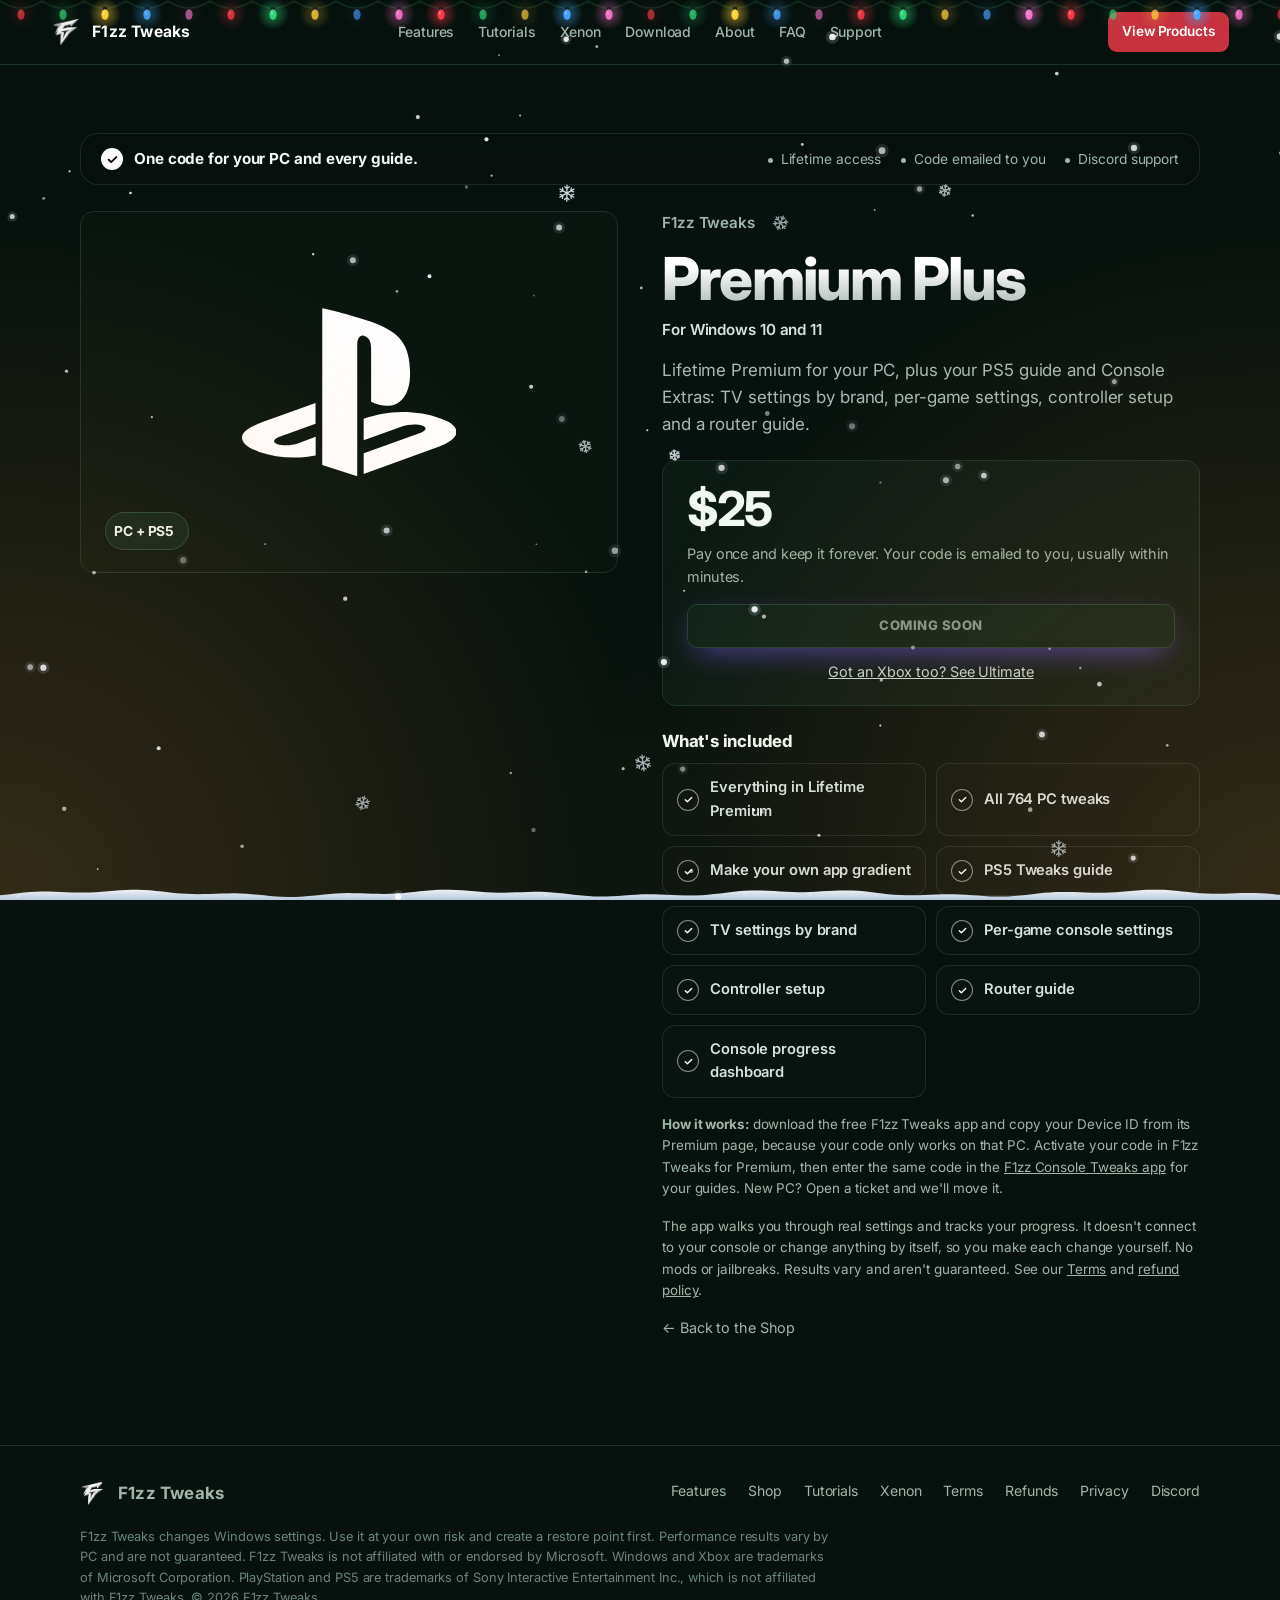
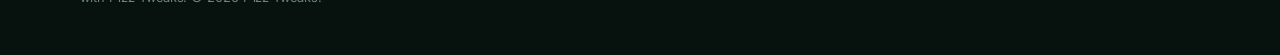
<file: premium-plus.html>
<!DOCTYPE html>
<html lang="en">
<head>
<meta charset="utf-8">
<meta name="viewport" content="width=device-width, initial-scale=1">
<title>Premium Plus · F1zz Tweaks</title>
<link rel="canonical" href="https://f1zztweaks.com/premium-plus">
<meta name="description" content="Lifetime Premium for your PC, plus your PS5 guide and Console Extras: TV settings by brand, per-game settings, controller setup and a router guide.">
<meta name="theme-color" content="#070c18">
<link rel="icon" href="/favicon.ico" sizes="32x32">
<link rel="icon" type="image/png" sizes="48x48" href="/favicon-48.png">
<link rel="icon" type="image/png" sizes="96x96" href="/favicon-96.png">
<link rel="icon" type="image/png" sizes="192x192" href="/icon-192.png">
<link rel="apple-touch-icon" href="/apple-touch-icon.png">
<link rel="manifest" href="/site.webmanifest">

<!--
  ╔══════════════════════════════════════════════════════════════════════════╗
  ║  HOW TO EDIT THIS PAGE                                                    ║
  ║  Everything you need to change is in the file site-settings.js (next to    ║
  ║  this one). Links you leave empty turn into   ║
  ║  greyed-out "Coming soon" buttons, so nobody can click a broken link.     ║
  ╚══════════════════════════════════════════════════════════════════════════╝
-->

<script>document.documentElement.className+=' js'</script>
<link rel="preconnect" href="https://fonts.googleapis.com">
<link rel="preconnect" href="https://fonts.gstatic.com" crossorigin>
<link href="https://fonts.googleapis.com/css2?family=Archivo:wght@400;500;600;700;800;900&family=JetBrains+Mono:wght@500;700&display=swap" rel="stylesheet">
<style>
  :root{
    --bg:#06090f; --panel:#0d111a; --panel2:#101622; --stroke:#1f2738; --stroke2:#2c374c;
    --text:#e7edfa; --muted:#8c95a6; --blue:#6896f3; --blue2:#9ebcf7; --violet:#68a4f3;
    --green:#54d696; --amber:#ffbe50;
    --grad:linear-gradient(135deg,#6896f3 0%,#68a4f3 100%);
    --radius:20px;
  }
  *{box-sizing:border-box;margin:0;padding:0}
  html{scroll-behavior:smooth;scroll-padding-top:84px}
  body{
    overflow-x:clip;
    font-family:"Segoe UI",system-ui,-apple-system,Roboto,Helvetica,Arial,sans-serif;
    background:var(--bg); color:var(--text); line-height:1.6; -webkit-font-smoothing:antialiased;
    background-image:
      radial-gradient(900px 500px at 85% -5%, rgba(104,150,243,.2), transparent 60%),
      radial-gradient(700px 480px at 0% 12%, rgba(104,164,243,.10), transparent 60%);
    background-repeat:no-repeat;
  }
  a{color:inherit;text-decoration:none}
  img{max-width:100%}
  .wrap{width:min(1120px,92%);margin-inline:auto}
  .muted{color:var(--muted)}
  .grad-text{background:var(--grad);-webkit-background-clip:text;background-clip:text;color:transparent}

  /* ---------- nav ---------- */
  header{position:sticky;top:0;z-index:50;backdrop-filter:blur(14px);background:rgba(7,10,15,.72);border-bottom:1px solid rgba(31,39,54,.7)}
  .nav{display:flex;align-items:center;gap:28px;height:68px}
  .brand{display:flex;align-items:center;gap:12px;font-weight:700;font-size:1.06rem;letter-spacing:.2px}
  .brand img{width:38px;height:38px;border-radius:11px;background:linear-gradient(160deg,#1f3052,#0f1520);border:1px solid #374f80;padding:5px}
  .nav-links{display:flex;gap:24px;margin-left:12px;color:var(--muted);font-size:.95rem}
  .nav-links a:hover{color:var(--text)}
  .nav-cta{margin-left:auto;display:flex;gap:10px}

  /* ---------- buttons ---------- */
  .btn{display:inline-flex;align-items:center;justify-content:center;gap:8px;padding:12px 22px;border-radius:13px;font-weight:600;font-size:.97rem;border:1px solid var(--stroke2);background:#141b29;color:var(--text);cursor:pointer;transition:transform .15s,border-color .15s,background .15s,box-shadow .15s}
  .btn:hover{border-color:#46577a;background:#1b253a;transform:translateY(-1px)}
  .btn.primary{border-color:transparent;background:var(--grad);box-shadow:0 8px 28px -8px rgba(102,149,243,.65)}
  .btn.primary:hover{box-shadow:0 12px 34px -8px rgba(121,162,244,.85);filter:brightness(1.08)}
  .btn.small{padding:9px 16px;font-size:.9rem;border-radius:11px}
  .btn.block{width:100%}
  .btn.disabled,a[data-need]:not([data-ready]){opacity:.45;pointer-events:none;filter:grayscale(.4)}
  .btn.soon{opacity:.8!important;filter:none!important;letter-spacing:2px;font-weight:800;font-size:.85rem;cursor:default}

  /* ---------- hero ---------- */
  .hero{padding:78px 0 54px;display:grid;grid-template-columns:1.02fr 1fr;gap:54px;align-items:center}
  .pill{display:inline-flex;align-items:center;gap:8px;padding:7px 14px;border-radius:99px;border:1px solid #253148;background:rgba(20,31,52,.7);font-size:.82rem;color:var(--blue2);font-weight:600;letter-spacing:.3px}
  .pill i{width:7px;height:7px;border-radius:50%;background:var(--green);box-shadow:0 0 10px var(--green)}
  h1{font-size:clamp(2.4rem,5.4vw,3.9rem);line-height:1.06;letter-spacing:-1.4px;margin:20px 0 18px}
  .lead{font-size:1.14rem;color:#aab3c6;max-width:540px}
  .hero-cta{display:flex;flex-wrap:wrap;gap:12px;margin:30px 0 16px}
  .fine{font-size:.84rem;color:var(--muted)}
  .stats{display:flex;gap:34px;margin-top:34px}
  .stat b{display:block;font-size:1.7rem;letter-spacing:-.5px}
  .stat span{font-size:.84rem;color:var(--muted)}

  /* ---------- app mock ---------- */
  .stage{position:relative}
  .stage::before{content:"";position:absolute;inset:-8% -6%;background:radial-gradient(closest-side,rgba(112,156,243,.34),transparent 72%);filter:blur(10px);z-index:0}
  .app{position:relative;z-index:1;display:grid;grid-template-columns:150px 1fr;border-radius:22px;overflow:hidden;border:1px solid #29395a;background:#0a0e17;box-shadow:0 40px 90px -30px rgba(0,0,0,.9),0 0 0 1px rgba(255,255,255,.02) inset;transform:perspective(1400px) rotateY(-7deg) rotateX(2.5deg);transition:transform .5s}
  .stage:hover .app{transform:perspective(1400px) rotateY(-2deg) rotateX(1deg)}
  .a-side{background:linear-gradient(180deg,#14223d 0%,#0a0e15 46%);padding:16px 12px;border-right:1px solid #1a2130}
  .a-logo{display:flex;align-items:center;gap:8px;font-weight:700;font-size:.78rem;margin-bottom:16px}
  .a-logo img{width:26px;height:26px;border-radius:8px;border:1px solid #374f80;background:#152138;padding:3px}
  .a-nav{display:flex;flex-direction:column;gap:5px;font-size:.72rem;color:#98a1b4}
  .a-nav div{padding:8px 10px;border-radius:9px}
  .a-nav .act{background:#1a2b4d;border:1px solid #3f62a8;color:#fff;position:relative}
  .a-nav .act::before{content:"";position:absolute;left:0;top:9px;bottom:9px;width:3px;border-radius:3px;background:var(--blue2)}
  .a-live{margin-top:16px;font-size:.62rem;color:#98a1b4}
  .a-bar{height:5px;border-radius:4px;background:#1c2434;margin:5px 0 10px;overflow:hidden}
  .a-bar span{display:block;height:100%;border-radius:4px;background:var(--grad)}
  .a-main{padding:16px 16px 18px}
  .a-title{display:flex;justify-content:space-between;align-items:center;margin-bottom:12px}
  .a-title b{font-size:.95rem}
  .a-title span{color:#727b8c;font-size:.8rem;letter-spacing:3px}
  .a-pills{display:flex;gap:6px;margin-bottom:12px;flex-wrap:wrap}
  .a-pills i{font-style:normal;font-size:.62rem;padding:4px 10px;border-radius:99px;border:1px solid #263044;color:#8c95a6}
  .a-pills i.on{border-color:#5e89e0;background:#1a3263;color:#fff}
  .a-grid{display:grid;grid-template-columns:repeat(2,minmax(0,1fr));gap:9px}
  .card{min-width:0;position:relative;border:1px solid #1e2637;border-radius:14px;padding:10px;background:linear-gradient(180deg,#121a2a,#0e131d);overflow:hidden}
  .card.on{border-color:#3a5996}
  .card.on::before{content:"";position:absolute;left:0;right:0;top:0;height:3px;background:var(--grad)}
  .c-top{display:flex;align-items:center;gap:6px}
  .tile{width:22px;height:22px;border-radius:7px;display:grid;place-items:center;background:#182132;border:1px solid #263044;flex:none}
  .card.on .tile{background:#1c376c;border-color:#4972c4}
  .tile svg{width:12px;height:12px;fill:none;stroke:#8c95a6;stroke-width:2;stroke-linecap:round;stroke-linejoin:round}
  .card.on .tile svg{stroke:var(--blue2)}
  .c-name{font-size:.64rem;font-weight:600;line-height:1.2;flex:1;min-width:0;overflow-wrap:break-word}
  .tg{width:28px;height:16px;border-radius:9px;background:#252e40;position:relative;flex:none}
  .tg::after{content:"";position:absolute;top:2px;left:2px;width:12px;height:12px;border-radius:50%;background:#9ea7b8;transition:.2s}
  .tg.on{background:var(--grad)}
  .tg.on::after{left:14px;background:#fff}
  .c-desc{font-size:.58rem;color:#808898;margin:7px 0 7px;line-height:1.35}
  .chips{display:flex;gap:5px}
  .chip{font-size:.5rem;font-weight:700;letter-spacing:.4px;padding:2px 6px;border-radius:5px}
  .chip.safe{background:#0e3428;color:var(--green)}
  .chip.pro{background:var(--grad);color:#fff}
  .a-live2{display:grid;grid-template-columns:repeat(3,minmax(0,1fr));gap:9px;margin-top:10px}
  .gauge{border:1px solid #1e2637;border-radius:14px;padding:10px;background:#0e131d;display:flex;align-items:center;gap:9px}
  .ring{--v:37;width:38px;height:38px;border-radius:50%;background:conic-gradient(var(--blue) calc(var(--v)*1%), #1c2434 0);position:relative;flex:none}
  .ring::after{content:"";position:absolute;inset:5px;border-radius:50%;background:#0e131d}
  .gauge small{display:block;font-size:.5rem;color:#727b8c;letter-spacing:.8px}
  .gauge b{font-size:.78rem}

  /* ---------- sections ---------- */
  section{padding:76px 0}
  .eyebrow{font-size:.8rem;letter-spacing:2px;font-weight:700;color:var(--blue2);text-transform:uppercase}
  h2{font-size:clamp(1.8rem,3.6vw,2.6rem);letter-spacing:-.8px;line-height:1.15;margin:12px 0 14px}
  .sec-lead{color:#a6afc2;max-width:640px;font-size:1.05rem}
  .grid3{display:grid;grid-template-columns:repeat(3,1fr);gap:18px;margin-top:40px}
  .feat{padding:26px;border-radius:var(--radius);border:1px solid var(--stroke);background:linear-gradient(180deg,var(--panel2),var(--panel));position:relative;overflow:hidden;transition:border-color .2s,transform .2s}
  .feat::before{content:"";position:absolute;left:24px;right:24px;top:0;height:1px;background:linear-gradient(90deg,transparent,rgba(255,255,255,.2),transparent)}
  .feat:hover{border-color:#3c4b68;transform:translateY(-3px)}
  .ico{width:44px;height:44px;border-radius:13px;display:grid;place-items:center;background:#152138;border:1px solid #354f82;margin-bottom:16px}
  .ico svg{width:22px;height:22px;fill:none;stroke:var(--blue2);stroke-width:1.8;stroke-linecap:round;stroke-linejoin:round}
  .feat h3{font-size:1.08rem;margin-bottom:8px}
  .feat p{color:var(--muted);font-size:.95rem}

  /* ---------- plans ---------- */
  .plans{display:grid;grid-template-columns:1fr 1.18fr;gap:20px;margin-top:42px;align-items:stretch}
  .plan{padding:32px;border-radius:24px;border:1px solid var(--stroke);background:linear-gradient(180deg,var(--panel2),var(--panel));display:flex;flex-direction:column}
  .plan.pro{border-color:#3c588f;background:linear-gradient(160deg,#1a2f5a 0%,#0f1624 52%);position:relative;box-shadow:0 30px 80px -40px rgba(102,149,243,.55)}
  .tag{align-self:flex-start;font-size:.72rem;font-weight:700;letter-spacing:1.2px;padding:5px 12px;border-radius:99px;background:#18202f;color:var(--muted)}
  .pro .tag{background:var(--grad);color:#fff}
  .plan h3{font-size:1.6rem;margin:16px 0 4px}
  .plan .sub{color:var(--muted);font-size:.95rem;margin-bottom:20px}
  .list{list-style:none;display:grid;gap:11px;margin-bottom:26px}
  .list li{display:flex;gap:11px;font-size:.96rem;color:#c7cfdf}
  .list li::before{content:"";width:18px;height:18px;border-radius:50%;flex:none;margin-top:3px;background:#0e3428 url("data:image/svg+xml,%3Csvg xmlns='http://www.w3.org/2000/svg' viewBox='0 0 24 24' fill='none' stroke='%2354d696' stroke-width='3.4' stroke-linecap='round' stroke-linejoin='round'%3E%3Cpath d='M5 12.5l4.5 4.5L19 7.5'/%3E%3C/svg%3E") center/11px no-repeat}
  .pro .list li::before{background-color:#1f3560}
  .pchips{display:flex;flex-wrap:wrap;gap:7px;margin:4px 0 26px}
  .pchips span{font-size:.78rem;padding:5px 11px;border-radius:99px;border:1px solid #314670;background:rgba(64,99,170,.18);color:#c4d6fa}
  .price-row{display:grid;grid-template-columns:1fr 1fr;gap:12px;margin-top:auto}
  .opt{border:1px solid #314875;border-radius:16px;padding:16px;background:rgba(9,13,22,.55);display:flex;flex-direction:column;gap:10px}
  .opt .p{font-size:1.9rem;font-weight:800;letter-spacing:-1px}
  .opt .p small{font-size:.82rem;font-weight:500;color:var(--muted);letter-spacing:0}
  .opt .l{font-size:.86rem;color:var(--muted)}
  .note{margin-top:16px;font-size:.84rem;color:var(--muted);display:flex;gap:9px}
  .note b{color:#cbd3e4}

  /* ---------- how ---------- */
  .steps{display:grid;grid-template-columns:repeat(3,1fr);gap:18px;margin-top:40px;counter-reset:s}
  .step{padding:28px;border-radius:var(--radius);border:1px solid var(--stroke);background:var(--panel);position:relative}
  .step::before{counter-increment:s;content:counter(s);display:grid;place-items:center;width:38px;height:38px;border-radius:50%;background:var(--grad);font-weight:800;margin-bottom:16px}
  .step h3{margin-bottom:7px}
  .step p{color:var(--muted);font-size:.95rem}
  .callout{margin-top:22px;padding:18px 22px;border-radius:16px;border:1px solid #33425f;background:rgba(22,33,56,.55);color:#b9c3d6;font-size:.95rem}
  .callout b{color:#fff}

  /* ---------- faq ---------- */
  .faq{margin-top:34px;display:grid;gap:12px;max-width:880px}
  details{border:1px solid var(--stroke);border-radius:16px;background:var(--panel);padding:0 22px;transition:border-color .2s}
  details[open]{border-color:#3c4b68;background:var(--panel2)}
  summary{cursor:pointer;list-style:none;padding:19px 0;font-weight:600;display:flex;justify-content:space-between;gap:16px}
  summary::-webkit-details-marker{display:none}
  summary::after{content:"+";color:var(--blue2);font-size:1.4rem;line-height:1}
  details[open] summary::after{content:"–"}
  details p{padding:0 0 20px;color:#a6afc2;font-size:.97rem}
  details p + p{margin-top:-8px}

  /* ---------- footer ---------- */
  .cta{margin:20px 0 10px;padding:46px;border-radius:28px;text-align:center;border:1px solid #3a558c;background:linear-gradient(135deg,rgba(104,150,243,.2),rgba(104,164,243,.18))}
  .cta h2{margin-top:0}
  .cta .hero-cta{justify-content:center}
  footer{border-top:1px solid var(--stroke);padding:34px 0 46px;margin-top:50px;color:var(--muted);font-size:.88rem}
  .foot{display:flex;flex-wrap:wrap;gap:20px 36px;justify-content:space-between}
  .foot nav{display:flex;gap:22px;flex-wrap:wrap}
  .foot a:hover{color:var(--text)}
  .legal{margin-top:20px;font-size:.8rem;color:#6b7485;max-width:760px}

  /* ---------- download notice ---------- */
  .dl-notice{position:fixed;left:50%;bottom:26px;transform:translateX(-50%) translateY(20px);opacity:0;pointer-events:none;z-index:80;max-width:92vw;
    padding:14px 22px;border-radius:16px;border:1px solid #3a558c;background:rgba(13,19,30,.95);backdrop-filter:blur(12px);
    box-shadow:0 18px 50px -12px rgba(0,0,0,.8);font-size:.95rem;transition:opacity .25s,transform .25s}
  .dl-notice.show{opacity:1;transform:translateX(-50%) translateY(0);pointer-events:auto}
  .dl-notice b{display:block}
  .dl-notice span{color:var(--muted);font-size:.88rem}
  .dl-notice a{color:var(--blue2);text-decoration:underline}

  /* ---------- before-you-buy step (Device ID + agreement) ---------- */
  .buy-gate{position:fixed;inset:0;z-index:90;display:none;align-items:center;justify-content:center;padding:16px;background:rgba(3,5,10,.78);backdrop-filter:blur(6px)}
  .buy-gate.show{display:flex}
  .bg-box{width:100%;max-width:520px;max-height:calc(100vh - 32px);overflow:auto;padding:28px 26px 24px;border-radius:20px;border:1px solid var(--stroke2);background:var(--panel);box-shadow:0 30px 80px -20px rgba(0,0,0,.9)}
  .bg-box h3{font-size:1.35rem;margin-bottom:4px}
  .bg-box .bg-plan{color:var(--blue2);font-weight:700;font-size:.9rem;margin-bottom:18px}
  .bg-box ol{margin:0 0 18px 20px;color:var(--muted);font-size:.93rem}
  .bg-box ol li{margin-bottom:4px}
  .bg-box ol b{color:var(--text)}
  .bg-box label.bg-lbl{display:block;font-weight:700;font-size:.85rem;margin-bottom:6px}
  .bg-box input[type=text],.bg-box input[type=email]{width:100%;padding:13px 14px;border-radius:12px;border:1px solid var(--stroke2);background:#090d14;color:var(--text);font:600 1.15rem "JetBrains Mono",ui-monospace,monospace;letter-spacing:3px;text-transform:uppercase}
  .bg-box input[type=email]{font-family:inherit;font-size:1rem;font-weight:500;letter-spacing:0;text-transform:none}
  .bg-box input:focus{outline:none;border-color:var(--blue2)}
  .bg-box input.bad{border-color:#ff5c7a}
  .bg-err{min-height:20px;margin:6px 0 12px;font-size:.84rem;color:#ff7d95}
  .bg-agree{display:flex;gap:10px;align-items:flex-start;padding:13px 14px;border-radius:12px;border:1px solid var(--stroke);background:#0a0e17;font-size:.9rem;color:var(--muted);cursor:pointer}
  .bg-agree input{margin-top:3px;width:18px;height:18px;flex:none;accent-color:#85aaf5}
  .bg-agree a{color:var(--blue2);text-decoration:underline}
  .bg-btns{display:flex;gap:10px;margin-top:18px}
  .bg-btns .btn{flex:1}
  .bg-btns .btn[disabled]{opacity:.4;pointer-events:none}
  .bg-after{margin-top:14px;font-size:.84rem;color:var(--muted)}


  /* ═════════════ v3 look: aurora, glass, motion ═════════════ */
  .js .reveal{opacity:0;transform:translateY(26px);transition:opacity .75s cubic-bezier(.2,.7,.2,1),transform .75s cubic-bezier(.2,.7,.2,1);transition-delay:var(--d,0s)}
  .js .reveal.in{opacity:1;transform:none}
  body{background-image:none}
  .aurora{position:fixed;inset:0;z-index:-1;overflow:hidden;pointer-events:none}
  .aurora i{position:absolute;border-radius:50%;filter:blur(100px);will-change:transform}
  .aurora i:nth-child(1){width:640px;height:640px;left:-160px;top:-180px;background:#4c83f0;opacity:.5;animation:drift1 26s ease-in-out infinite alternate}
  .aurora i:nth-child(2){width:560px;height:560px;right:-140px;top:4%;background:#4d94f1;opacity:.28;animation:drift2 30s ease-in-out infinite alternate}
  .aurora i:nth-child(3){width:520px;height:520px;left:28%;top:52%;background:#2d6bff;opacity:.2;animation:drift3 34s ease-in-out infinite alternate}
  @keyframes drift1{to{transform:translate(180px,140px) scale(1.15)}}
  @keyframes drift2{to{transform:translate(-160px,200px) scale(.9)}}
  @keyframes drift3{to{transform:translate(120px,-160px) scale(1.2)}}
  html{scroll-padding-top:98px}
  header{background:none;border:0;backdrop-filter:none;padding-top:12px}
  .nav{height:64px;padding:0 14px 0 18px;border:1px solid var(--stroke2);border-radius:20px;background:rgba(10,15,24,.66);backdrop-filter:blur(18px);box-shadow:0 18px 44px -22px rgba(0,0,0,.85)}
  .nav-links a{position:relative;padding:4px 0}
  .nav-links a::after{content:"";position:absolute;left:0;right:0;bottom:-2px;height:2px;border-radius:2px;background:var(--grad);transform:scaleX(0);transform-origin:left;transition:transform .25s}
  .nav-links a:hover::after{transform:scaleX(1)}
  .grad-text{background-image:linear-gradient(90deg,#76a0f4,#68a4f3,#76a0f4);background-size:200% auto;animation:shine 7s linear infinite}
  @keyframes shine{to{background-position:200% center}}
  h1{font-size:clamp(2.5rem,5.8vw,4.3rem);letter-spacing:-2px}
  .btn.primary{position:relative;overflow:hidden}
  .btn.primary::after{content:"";position:absolute;top:0;bottom:0;width:60px;left:-90px;background:linear-gradient(100deg,transparent,rgba(255,255,255,.35),transparent);transform:skewX(-20deg);transition:left .6s}
  .btn.primary:hover::after{left:calc(100% + 40px)}
  .pill i{animation:pulse 2s ease-in-out infinite}
  @keyframes pulse{50%{box-shadow:0 0 0 6px rgba(84,214,150,0)}0%{box-shadow:0 0 0 0 rgba(84,214,150,.5)}}

  /* app preview: top tabs + bottom stats bar, like the real app */
  .app{grid-template-columns:1fr;grid-template-rows:auto 1fr auto}
  .a-head{display:flex;align-items:center;gap:10px;padding:10px 12px;border-bottom:1px solid #1c263a;background:linear-gradient(90deg,#1a305c,#0d121d)}
  .a-logo{margin:0}
  .a-tabs{display:flex;align-items:center;gap:3px;margin-left:6px}
  .a-tabs span{width:26px;height:26px;border-radius:9px;display:grid;place-items:center;color:#949db0}
  .a-tabs span.act{width:auto;padding:0 10px 0 7px;gap:6px;display:flex;align-items:center;background:#1a3263;border:1px solid #3f62a8;color:#fff;font-size:.62rem;font-weight:600}
  .a-tabs svg{width:13px;height:13px;fill:none;stroke:currentColor;stroke-width:2;stroke-linecap:round;stroke-linejoin:round}
  .a-dots{margin-left:auto;display:flex;gap:4px}
  .a-dots i{width:9px;height:9px;border-radius:50%;background:linear-gradient(135deg,#6896f3,#68a4f3)}
  .a-dots i:nth-child(2){background:linear-gradient(135deg,#20c48a,#54e2aa)}
  .a-dots i:nth-child(3){background:linear-gradient(135deg,#ff7a46,#ffaa70)}
  .a-dots i:nth-child(4){background:linear-gradient(135deg,#ffbc34,#ffd676)}
  .a-dots i:nth-child(5){background:linear-gradient(135deg,#3cdcc8,#82f0e1)}
  .a-foot{display:flex;gap:14px;align-items:center;padding:9px 14px;border-top:1px solid #1c263a;font-size:.56rem;letter-spacing:.6px;color:#949db0;background:#0a0e17}
  .a-foot .mb{flex:1;min-width:0}
  .a-foot .a-bar{margin:4px 0 0}
  .a-foot em{font-style:normal;color:#9ebcf7;font-weight:700}
  .float{position:absolute;z-index:3;padding:11px 15px;border-radius:16px;background:rgba(15,23,38,.82);border:1px solid #2e3d5c;backdrop-filter:blur(12px);box-shadow:0 22px 50px -18px rgba(0,0,0,.85);font-size:.78rem;animation:bob 6.5s ease-in-out infinite}
  .float b{display:block;font-size:.84rem}
  .float span{color:var(--muted);font-size:.74rem}
  .float.f1{right:-18px;top:-22px}
  .float.f2{left:-26px;bottom:34px;animation-delay:-3s;display:flex;align-items:center;gap:12px}
  .float .ring{width:42px;height:42px}
  .float .ring::after{background:#10192a}
  @keyframes bob{50%{transform:translateY(-9px)}}

  /* category marquee */
  .marquee{overflow:hidden;border-block:1px solid var(--stroke);background:rgba(11,17,28,.55);backdrop-filter:blur(6px);padding:15px 0;margin:6px 0 0;-webkit-mask-image:linear-gradient(90deg,transparent,#000 8%,#000 92%,transparent);mask-image:linear-gradient(90deg,transparent,#000 8%,#000 92%,transparent)}
  .marquee div{display:flex;gap:44px;width:max-content;animation:scrollx 34s linear infinite;font-weight:700;letter-spacing:2px;font-size:.82rem;color:#8893a8;text-transform:uppercase}
  .marquee span::before{content:"✦";color:var(--violet);margin-right:44px}
  @keyframes scrollx{to{transform:translateX(-50%)}}

  /* bento features + spotlight cards */
  .grid3 .feat:nth-child(1),.grid3 .feat:nth-child(4),.grid3 .feat:nth-child(6){grid-column:span 2}
  .feat,.plan,.step,.opt{--mx:50%;--my:-40%}
  .feat::after,.step::after{content:"";position:absolute;inset:0;border-radius:inherit;background:radial-gradient(280px circle at var(--mx) var(--my),rgba(167,194,248,.12),transparent 62%);opacity:0;transition:opacity .3s;pointer-events:none}
  .feat:hover::after,.step:hover::after{opacity:1}
  .feat,.step,.plan{backdrop-filter:blur(6px)}
  .ico{background:linear-gradient(135deg,#1a305c,#1f3766);border-color:#3f62a8}

  /* F1zz Bot section */
  .bot-grid{display:grid;grid-template-columns:1fr 1.05fr;gap:54px;align-items:center}
  .chat-mock{border:1px solid var(--stroke2);border-radius:26px;background:linear-gradient(180deg,rgba(16,25,42,.9),rgba(10,15,24,.9));padding:18px;box-shadow:0 40px 80px -40px rgba(93,143,242,.55)}
  .ch-head{display:flex;align-items:center;gap:12px;padding-bottom:14px;border-bottom:1px solid var(--stroke);margin-bottom:16px}
  .ch-av{width:38px;height:38px;border-radius:50%;display:grid;place-items:center;font-weight:800;font-size:.8rem;background:var(--grad)}
  .ch-head small{display:block;color:var(--green);font-size:.74rem}
  .bub{width:fit-content;max-width:82%;padding:11px 15px;border-radius:16px;font-size:.88rem;line-height:1.5;margin-bottom:11px}
  .bub.bot{background:#151e30;border:1px solid #29354d;border-top-left-radius:5px}
  .bub.me{margin-left:auto;background:var(--grad);border-top-right-radius:5px}
  .bub b{color:#d0defb}
  .bub.bot ul{margin:6px 0 0 18px;color:#c0cbe0}
  .ch-act{display:flex;gap:10px;margin-top:4px}
  .ch-act span{font-size:.78rem;font-weight:700;padding:7px 14px;border-radius:10px;border:1px solid #2e3d5c;background:#121a29}
  .ch-act span.go{background:var(--grad);border-color:transparent}
  .perks{list-style:none;display:grid;gap:12px;margin-top:26px}
  .perks li{display:flex;gap:14px;align-items:flex-start;color:#c8d1e4}
  .perks li b{display:block;color:var(--text)}
  .perks .pi{width:38px;height:38px;border-radius:12px;display:grid;place-items:center;flex:none;background:linear-gradient(135deg,#1a305c,#1f3766);border:1px solid #3f62a8}
  .perks .pi svg{width:19px;height:19px;fill:none;stroke:#bbd0f9;stroke-width:1.9;stroke-linecap:round;stroke-linejoin:round}
  .cta{background:linear-gradient(135deg,rgba(104,150,243,.22),rgba(104,164,243,.18));position:relative;overflow:hidden}
  @media (max-width:940px){
    .bot-grid{grid-template-columns:1fr}
    .float{display:none}
    .grid3 .feat:nth-child(n){grid-column:auto}
  }
  @media (max-width:620px){
    .a-tabs span:not(.act){display:none}
    .a-head{padding:9px}
  }
  @media (prefers-reduced-motion:reduce){.aurora i,.marquee div,.float,.grad-text,.pill i{animation:none!important}.js .reveal{opacity:1;transform:none}}

  @media (max-width:940px){
    .hero{grid-template-columns:1fr;padding-top:48px}
    .app{transform:none}.stage:hover .app{transform:none}
    .stage::before{inset:0}
    .grid3,.steps{grid-template-columns:1fr 1fr}
    .plans{grid-template-columns:1fr}
    .nav-links{display:none}
  }
  @media (max-width:620px){
    .grid3,.steps{grid-template-columns:1fr}
    .price-row{grid-template-columns:1fr}
    .app{grid-template-columns:1fr}.a-side{display:none}
    .stage::before{inset:0}
    .stats{gap:22px;flex-wrap:wrap}
    .cta{padding:30px 20px}
    .nav-cta .btn:not(.primary){display:none}
  }
  @media (prefers-reduced-motion:reduce){*{transition:none!important;scroll-behavior:auto!important}.app{transform:none}}
  /* ═════════════ video showcase ═════════════ */
  #showcase[hidden],[data-showcase-link][hidden]{display:none}
  .vshow{margin-top:38px;position:relative}
  .vshow::before{content:"";position:absolute;inset:-6% -4%;background:radial-gradient(closest-side,rgba(112,156,243,.3),transparent 72%);filter:blur(14px);z-index:0;pointer-events:none}
  .vframe{position:relative;z-index:1;border-radius:24px;overflow:hidden;border:1px solid #2e3d5c;background:#0a0e17;box-shadow:0 40px 90px -30px rgba(0,0,0,.9),0 0 0 1px rgba(255,255,255,.02) inset}
  .vbar{display:flex;align-items:center;gap:7px;padding:11px 16px;background:linear-gradient(90deg,#1a305c,#0d121d);border-bottom:1px solid #1c263a;font-size:.82rem;color:#c2cde2}
  .vbar i{width:10px;height:10px;border-radius:50%;background:linear-gradient(135deg,#6896f3,#68a4f3)}
  .vbar i:nth-child(2){background:linear-gradient(135deg,#20c48a,#54e2aa)}
  .vbar i:nth-child(3){background:linear-gradient(135deg,#ffbc34,#ffd676)}
  .vbar b{margin-left:8px;font-weight:600;white-space:nowrap;overflow:hidden;text-overflow:ellipsis}
  .vstage{position:relative;aspect-ratio:16/9;background:radial-gradient(600px 300px at 30% 20%,#1a305c,#070a10 70%)}
  .vstage video,.vstage iframe,.vstage .vposter{position:absolute;inset:0;width:100%;height:100%;border:0;display:block;background:#000}
  .vstage .vposter{object-fit:cover;background:none}
  .vlite{position:absolute;inset:0;display:grid;place-items:center;cursor:pointer;border:0;background:transparent;color:#fff;font:inherit}
  .vlite .pbtn{width:84px;height:84px;border-radius:50%;display:grid;place-items:center;background:var(--grad);box-shadow:0 14px 44px -8px rgba(121,162,244,.8);transition:transform .2s}
  .vlite:hover .pbtn{transform:scale(1.08)}
  .vlite svg{width:34px;height:34px;fill:#fff;margin-left:4px}
  .vtabs{display:grid;grid-template-columns:repeat(auto-fit,minmax(210px,1fr));gap:14px;margin-top:20px;position:relative;z-index:1}
  .vtabs:empty{display:none}
  .vtab{text-align:left;font:inherit;color:inherit;padding:16px 18px;border-radius:16px;border:1px solid var(--stroke);background:linear-gradient(180deg,var(--panel2),var(--panel));cursor:pointer;transition:border-color .2s,transform .2s,background .2s}
  .vtab:hover{border-color:#3c4b68;transform:translateY(-2px)}
  .vtab.on{border-color:#5274b8;background:linear-gradient(160deg,#1a2f5a 0%,#0f1624 70%);box-shadow:0 20px 50px -28px rgba(102,149,243,.7)}
  .vtab .n{display:inline-grid;place-items:center;width:24px;height:24px;border-radius:50%;margin-bottom:10px;font-size:.78rem;font-weight:800;background:#1c2434;color:var(--muted)}
  .vtab.on .n{background:var(--grad);color:#fff}
  .vtab b{display:block;font-size:.98rem;margin-bottom:3px}
  .vtab span{display:block;color:var(--muted);font-size:.86rem;line-height:1.45}
  /* ═════════════ top banner: logo + 360° light beams, kept inside its box ═════════════ */
  .banner{position:relative;margin-top:20px;height:clamp(300px,36vw,430px);border-radius:30px;overflow:hidden;isolation:isolate;
    border:1px solid #2e3d5c;background:radial-gradient(120% 140% at 50% 50%,#0e182b 0%,#070a10 70%);
    box-shadow:0 40px 100px -40px rgba(104,150,243,.55),0 0 0 1px rgba(255,255,255,.02) inset}
  .banner canvas{position:absolute;inset:0;width:100%;height:100%;display:block;z-index:0}
  .banner::before{content:"";position:absolute;inset:0;z-index:1;pointer-events:none;
    background:radial-gradient(closest-side at 50% 50%,rgba(6,9,15,.9) 0%,rgba(6,9,15,.55) 45%,transparent 100%) center/min(620px,92%) 78% no-repeat}
  .banner::after{content:"";position:absolute;inset:0;z-index:3;pointer-events:none;border-radius:inherit;
    box-shadow:inset 0 0 90px 10px rgba(6,9,15,.65)}
  .banner-in{position:relative;z-index:2;height:100%;display:flex;flex-direction:column;align-items:center;justify-content:center;gap:10px;text-align:center;padding:0 16px}
  .banner-in img{width:clamp(84px,11vw,140px);height:auto;filter:drop-shadow(0 0 26px rgba(121,162,244,.75)) drop-shadow(0 6px 18px rgba(0,0,0,.6))}
  .banner-name{font-size:clamp(2.1rem,6.2vw,4.4rem);font-weight:800;letter-spacing:-1.5px;line-height:1.05}
  .banner-name span{background:linear-gradient(90deg,#76a0f4,#68a4f3);-webkit-background-clip:text;background-clip:text;color:transparent}
  .banner-tag{font-size:clamp(.72rem,1.5vw,.92rem);letter-spacing:3px;text-transform:uppercase;font-weight:700;color:#b2bdd4}
  @keyframes bn-logo{from{opacity:0;transform:scale(.55);filter:blur(10px) drop-shadow(0 0 26px rgba(121,162,244,.75))}to{opacity:1;transform:none}}
  @keyframes bn-wipe{from{clip-path:inset(0 100% 0 0);transform:translateX(-16px)}to{clip-path:inset(0 0 0 0);transform:none}}
  @keyframes bn-fade{from{opacity:0;transform:translateY(8px)}to{opacity:1;transform:none}}
  .js .banner-in img{animation:bn-logo .9s cubic-bezier(.2,.8,.2,1) .05s both}
  .js .banner-name{animation:bn-wipe .95s cubic-bezier(.2,.75,.2,1) .3s both}
  .js .banner-tag{animation:bn-fade .8s ease .75s both}
  @media (max-width:620px){.banner{border-radius:22px}.banner-tag{letter-spacing:1.4px}}
  @media (prefers-reduced-motion:reduce){.js .banner-in img,.js .banner-name,.js .banner-tag{animation:none}}
  .stat[hidden]{display:none}

  /* release announcement bar (scrolls away, sits above the sticky nav) */
  .release-bar{position:relative;z-index:60;display:flex;align-items:center;justify-content:center;gap:10px;padding:9px 16px;text-align:center;font-size:.82rem;font-weight:800;letter-spacing:1.6px;text-transform:uppercase;color:#fff;background:linear-gradient(90deg,#3e79ef,#4b82f0 50%,#4d94f1);box-shadow:0 8px 30px -12px rgba(84,136,241,.7)}
  .release-bar i{width:8px;height:8px;border-radius:50%;background:#fff;box-shadow:0 0 0 0 rgba(255,255,255,.7);animation:relpulse 2s infinite;flex:none}
  .release-bar span{opacity:.92;font-weight:700}
  @keyframes relpulse{70%{box-shadow:0 0 0 9px rgba(255,255,255,0)}100%{box-shadow:0 0 0 0 rgba(255,255,255,0)}}
  @media (max-width:620px){.release-bar{font-size:.68rem;letter-spacing:1px;padding:8px 12px}}
  @media (prefers-reduced-motion:reduce){.release-bar i{animation:none}}

  /* menu: keep every label on one line now that there are more links */
  .brand,.nav-links a,.nav-cta .btn{white-space:nowrap}
  .nav-links{gap:20px}
  @media (max-width:1180px){.nav-links{gap:14px;font-size:.88rem}}
  @media (max-width:1060px){.nav-links a[href="#showcase"],.nav-links a[href="#how"]{display:none}}

  /* more sections + premium teaser */
  .tkgrid{display:grid;grid-template-columns:repeat(auto-fit,minmax(min(100%,330px),1fr));gap:16px;margin-top:38px}
  .tk{display:flex;align-items:center;justify-content:space-between;gap:16px;padding:18px 20px;border-radius:18px;border:1px solid #2e3d5c;background:linear-gradient(180deg,var(--panel2),var(--panel))}
  .tk b{display:block;font-size:1.02rem;margin-bottom:2px}
  .tk p{color:#a6afc2;font-size:.9rem;margin:0 0 10px}
  .tkt{display:inline-block;font-size:.68rem;font-weight:800;letter-spacing:1.4px;text-transform:uppercase;padding:3px 9px;border-radius:99px;background:#1c2434;color:var(--blue2)}
  .tkp{background:var(--grad);color:#fff}
  .sw{flex:none;position:relative;width:46px;height:26px;border-radius:99px;background:#232d40}
  .sw::after{content:"";position:absolute;top:3px;left:3px;width:20px;height:20px;border-radius:50%;background:#8c95a6;transition:transform .2s}
  .sw.on{background:var(--grad)}
  .sw.on::after{transform:translateX(20px);background:#fff}
  .duo{display:grid;grid-template-columns:1fr 1fr;gap:20px}
  @media (max-width:760px){.duo{grid-template-columns:1fr}}
  .dcard{padding:34px;border-radius:24px;border:1px solid var(--stroke);background:linear-gradient(180deg,var(--panel2),var(--panel))}
  .dcard h3{font-size:1.5rem;letter-spacing:-.4px;margin:6px 0 8px}
  .dcard p{color:#a6afc2;margin-bottom:20px}
  .teaser{display:flex;align-items:center;justify-content:space-between;gap:28px;flex-wrap:wrap;padding:34px 36px;border-radius:26px;border:1px solid var(--stroke);background:linear-gradient(180deg,var(--panel2),var(--panel))}
  .teaser h2{margin-bottom:8px}
  .teaser-side{display:flex;align-items:center;gap:22px;flex-wrap:wrap}
  .tprices{display:flex;gap:22px}
  .tprices div{display:grid}
  .tprices b{font-size:1.9rem;letter-spacing:-.5px}
  .tprices small{color:var(--muted)}
  .pgtop{padding-top:34px}

  /* ══════════════════════ V3 LOOK (shared) ══════════════════════ */
  body{font-family:"Archivo","Segoe UI",system-ui,-apple-system,Roboto,Helvetica,Arial,sans-serif}
  h1,h2,h3,h4,.brand,.btn,.tprices b{font-family:"Archivo","Segoe UI",system-ui,sans-serif}
  h1,h2{font-weight:800;letter-spacing:-.8px}
  .btn{border-radius:11px;font-weight:700;letter-spacing:.2px}
  .eyebrow{font-family:"JetBrains Mono",ui-monospace,SFMono-Regular,Menlo,monospace;letter-spacing:.3em;font-weight:500}
  header{background:rgba(6,8,13,.88);border-bottom:1px solid #161f30}
  header .wrap.nav{background:transparent;border:0;border-radius:0;box-shadow:none}
  .aurora{opacity:.42}

  /* ══════════════════════ premium page v3.2 ══════════════════════ */
  .plan h3 .grad-text{font-size:inherit}
  .plan.pro .list li b{color:#fff}
  .plan.pro .list{margin-bottom:18px}
  .opt{position:relative;transition:border-color .2s,transform .2s}
  .opt:hover{transform:translateY(-2px);border-color:#4f6fb0}
  .opt.best{border-color:#5f8ae0;background:linear-gradient(160deg,rgba(104,150,243,.22),rgba(104,164,243,.10) 70%),rgba(9,13,22,.55);box-shadow:0 18px 44px -24px rgba(121,162,244,.8)}
  .ribbon{position:absolute;top:-11px;right:14px;font-size:.66rem;font-weight:800;letter-spacing:1.4px;text-transform:uppercase;padding:4px 10px;border-radius:99px;background:var(--grad);color:#fff;box-shadow:0 6px 18px -6px rgba(104,164,243,.7)}
  #tools .feat p{font-size:.94rem}
  .wait-notice{margin-top:28px;display:flex;gap:22px;align-items:flex-start;padding:30px 32px;border-radius:24px;border:1px solid #4f6fb0;
    background:linear-gradient(135deg,rgba(104,150,243,.20),rgba(104,164,243,.10));box-shadow:0 24px 60px -34px rgba(121,162,244,.8)}
  .wait-ico{flex:none;width:54px;height:54px;border-radius:16px;display:grid;place-items:center;background:var(--grad)}
  .wait-ico svg{width:28px;height:28px;fill:none;stroke:#fff;stroke-width:2;stroke-linecap:round;stroke-linejoin:round}
  .wait-big{font-family:"Archivo","Segoe UI",system-ui,sans-serif;font-size:clamp(1.3rem,2.6vw,1.8rem);font-weight:800;line-height:1.25;letter-spacing:-.4px;color:#fff}
  .wait-small{margin:10px 0 18px;color:#c0cbe0;font-size:1.02rem}
  @media (max-width:620px){.wait-notice{flex-direction:column;padding:24px 20px}}
  .cmp{margin-top:34px;border:1px solid var(--stroke2);border-radius:22px;overflow:hidden;background:linear-gradient(180deg,var(--panel2),var(--panel));backdrop-filter:blur(6px)}
  .cmp-row{display:grid;grid-template-columns:1.1fr 1fr 1.5fr;gap:16px;align-items:center;padding:15px 26px;border-top:1px solid rgba(255,255,255,.05)}
  .cmp-row:first-child{border-top:0}
  .cmp-row span:first-child{font-weight:600;color:var(--text)}
  .cmp-row span{color:#a6afc2;font-size:.95rem}
  .cmp-row span:last-child{color:#dee7fa}
  .cmp-row span:last-child b{color:#fff}
  .cmp-row .no{color:#586276}
  .cmp-head{background:rgba(255,255,255,.02)}
  .cmp-head span{font-family:"JetBrains Mono",ui-monospace,monospace;font-size:.74rem!important;letter-spacing:.24em;text-transform:uppercase;color:var(--muted)!important}
  .cmp-head span:last-child{color:var(--blue2)!important}
  .cmp-row span:last-child{position:relative}
  .cmp{position:relative}
  .cmp::before{content:"";position:absolute;top:0;bottom:0;right:0;width:calc((100% - 52px - 32px) * 1.5 / 3.6 + 26px + 8px);background:linear-gradient(180deg,rgba(104,150,243,.10),rgba(104,164,243,.05));pointer-events:none}
  @media (max-width:620px){
    .cmp-row{grid-template-columns:1fr 1fr;padding:13px 18px;gap:6px 12px}
    .cmp-row span:first-child{grid-column:1/-1}
    .cmp-head span:first-child{display:none}
    .cmp::before{display:none}
  }
  /* ══════════════════════ SHOP ══════════════════════ */
  .shop-grid{display:grid;grid-template-columns:repeat(4,1fr);gap:18px;margin-top:42px;align-items:stretch}
  .item{position:relative;display:flex;flex-direction:column;padding:26px 24px;border-radius:22px;border:1px solid var(--stroke);background:linear-gradient(180deg,var(--panel2),var(--panel));transition:transform .2s,border-color .2s}
  .item:hover{transform:translateY(-3px);border-color:#46577a}
  .item h3{font-size:1.5rem;margin:14px 0 6px}
  .item .price{font-size:2.3rem;font-weight:800;letter-spacing:-1px;line-height:1.1}
  .item .price small{font-size:.85rem;font-weight:500;color:var(--muted);letter-spacing:0}
  .item .sub{color:var(--muted);font-size:.92rem;margin:8px 0 16px}
  .item .list{margin-bottom:20px}
  .item .btn{margin-top:auto}
  .item.hot{border-color:#5f8ae0;background:linear-gradient(160deg,#1a2f5a 0%,#0f1624 60%);box-shadow:0 26px 70px -36px rgba(102,149,243,.6)}
  .item .tag.pro{background:var(--grad);color:#fff}
  .item.soon{border-style:dashed;background:repeating-linear-gradient(135deg,rgba(255,255,255,.02) 0 12px,transparent 12px 24px),var(--panel)}
  .item.soon h3{color:var(--muted)}
  .item.soon:hover{transform:none}
  .soon-ico{width:54px;height:54px;margin-top:18px;border-radius:16px;display:grid;place-items:center;background:rgba(104,150,243,.12);border:1px solid #2e3d5c}
  .soon-ico svg{width:26px;height:26px;fill:none;stroke:var(--blue2);stroke-width:1.8;stroke-linecap:round;stroke-linejoin:round}
  .item.console h3{color:var(--text)}
  .item.console .soon-ico{border:0}
  .item.console .soon-ico svg{fill:#fff;stroke:none}
  .item.xbox .soon-ico{background:#107c10}
  .item.ps .soon-ico{background:#0070d1}
  @media (max-width:1060px){.shop-grid{grid-template-columns:1fr 1fr}}
  @media (max-width:600px){.shop-grid{grid-template-columns:1fr}}
/* ---------- console product page ---------- */
  :root{--brand:#6896f3;--brand-rgb:124,92,255}
  .aurora{opacity:.3}
  .pd{padding:34px 0 40px}
  .pd-strip{display:flex;flex-wrap:wrap;align-items:center;justify-content:space-between;gap:10px 24px;padding:13px 20px;border-radius:18px;border:1px solid rgba(255,255,255,.1);background:rgba(8,11,16,.72);backdrop-filter:blur(12px)}
  .pd-strip b{display:flex;align-items:center;gap:11px;font-size:.95rem}
  .pd-strip b i{width:22px;height:22px;flex:none;border-radius:50%;background:#fff url("data:image/svg+xml,%3Csvg xmlns='http://www.w3.org/2000/svg' viewBox='0 0 24 24' fill='none' stroke='%23000' stroke-width='3.4' stroke-linecap='round' stroke-linejoin='round'%3E%3Cpath d='M5 12.5l4.5 4.5L19 7.5'/%3E%3C/svg%3E") center/13px no-repeat}
  .pd-strip ul{display:flex;flex-wrap:wrap;gap:6px 20px;list-style:none;color:var(--muted);font-size:.86rem}
  .pd-strip li::before{content:"";display:inline-block;width:5px;height:5px;margin-right:8px;border-radius:50%;background:var(--muted);vertical-align:middle}
  .pd-main{display:grid;grid-template-columns:1fr 1fr;gap:44px;margin-top:26px;align-items:start}
  .pd-art{position:relative;aspect-ratio:11/7.4;display:grid;place-items:center;overflow:hidden;border-radius:26px;border:1px solid rgba(255,255,255,.14);background:radial-gradient(closest-side,rgba(var(--brand-rgb),.42),transparent 78%),radial-gradient(rgba(255,255,255,.1) 1px,transparent 1.4px) 0 0/14px 14px,#06080b;box-shadow:inset 0 0 0 8px rgba(0,0,0,.45)}
  .pd-art>svg{width:42%;max-width:220px;fill:#fff;filter:drop-shadow(0 0 34px rgba(var(--brand-rgb),.95))}
  .pd-chip{position:absolute;left:24px;bottom:22px;display:flex;align-items:center;gap:9px;padding:7px 14px 7px 8px;border-radius:99px;border:1px solid rgba(255,255,255,.16);background:rgba(8,11,16,.82);font-size:.86rem;font-weight:700}
  .pd-chip img{width:22px;height:22px;border-radius:6px}
  .pd-by{display:flex;align-items:center;gap:10px;color:var(--muted);font-weight:600;font-size:.95rem}
  .pd-by img{width:26px;height:26px;border-radius:7px}
  .pd h1{margin:12px 0 8px;font-size:clamp(2.5rem,5vw,3.7rem);letter-spacing:-1.8px;background:linear-gradient(180deg,#fff 30%,#a8adb6);-webkit-background-clip:text;background-clip:text;color:transparent}
  .pd-for{font-weight:600;font-size:.95rem;color:#d5d9e2}
  .pd-lead{margin:14px 0 22px;color:#a8aebb;font-size:1.06rem}
  .pd-buy{padding:22px 24px;border-radius:20px;border:1px solid rgba(255,255,255,.14);background:radial-gradient(rgba(255,255,255,.05) 1px,transparent 1.4px) 0 0/12px 12px,rgba(11,14,20,.86)}
  .pd-price{font-size:clamp(2.2rem,4.5vw,3rem);font-weight:800;letter-spacing:-1.4px;line-height:1.1}
  .pd-price.none{font-size:1.7rem;letter-spacing:-.5px}
  .pd-pricerow{display:flex;flex-wrap:wrap;align-items:center;gap:8px 14px}
  .pd-badge{padding:5px 12px;border-radius:9px;background:#fff;color:#080b10;font-size:.84rem;font-weight:700}
  .pd-buy p{margin:6px 0 16px;color:var(--muted);font-size:.9rem}
  .pd-btns{display:grid;gap:10px}
  .pd-btns a[hidden]{display:none}
  .pd-buy .btn.primary{background:var(--brand);box-shadow:0 10px 30px -10px rgba(var(--brand-rgb),.9)}
  .pd h2{margin:26px 0 12px;font-size:1.05rem;letter-spacing:-.2px}
  .pd-inc{display:grid;grid-template-columns:1fr 1fr;gap:10px;list-style:none}
  .pd-inc li{display:flex;align-items:center;gap:11px;padding:12px 14px;border-radius:13px;border:1px solid rgba(255,255,255,.1);background:rgba(11,14,20,.8);font-size:.92rem;font-weight:600;color:#d5d9e2}
  .pd-inc li::before{content:"";width:20px;height:20px;flex:none;border-radius:50%;border:1px solid rgba(255,255,255,.5);background:url("data:image/svg+xml,%3Csvg xmlns='http://www.w3.org/2000/svg' viewBox='0 0 24 24' fill='none' stroke='%23fff' stroke-width='3' stroke-linecap='round' stroke-linejoin='round'%3E%3Cpath d='M5 12.5l4.5 4.5L19 7.5'/%3E%3C/svg%3E") center/11px no-repeat}
  .pd-note{margin-top:16px;color:var(--muted);font-size:.84rem}
  .pd-back{display:inline-block;margin-top:14px;color:var(--muted);font-size:.9rem}
  .pd-back:hover{color:var(--text)}
  @media (max-width:880px){.pd-main{grid-template-columns:1fr;gap:26px}.pd-art>svg{width:30%;transform:translateY(-10%)}.pd-chip{left:16px;bottom:14px}}
  @media (max-width:480px){.pd-inc{grid-template-columns:1fr}}
  .pd-art>img{width:40%;max-width:210px;filter:drop-shadow(0 0 34px rgba(var(--brand-rgb),.95))}
  .pd-buy .btn.primary{background:var(--grad)}
  .pd-other{display:block;margin-top:12px;text-align:center;color:#c5cbd8;font-size:.9rem;text-decoration:underline}
  .pd-art-pair{display:flex;align-items:center;justify-content:center;gap:9%;width:100%}
  .pd-art-pair svg{width:27%;fill:#fff;filter:drop-shadow(0 0 28px rgba(var(--brand-rgb),.95))}
  .pd-art>svg{width:40%}
</style>
<script src="season.js"></script>
<link rel="stylesheet" href="site-header.css?v=2">
<link href="https://fonts.googleapis.com/css2?family=Inter:wght@400;500;600;700;800&display=swap" rel="stylesheet">
<link rel="stylesheet" href="site-modern.css?v=2">
</head>
<body>
<header class="site-head">
  <div class="site-head-in">
    <a class="brand" href="./"><img src="logo.png" alt="F1zz Tweaks logo"><span>F1zz Tweaks</span></a>
    <nav class="site-nav" id="site-nav" aria-label="Main">
      <a href="./#features">Features</a>
      <a href="tutorials">Tutorials</a>
      <a href="xenon">Xenon</a>
      <a href="./#downloads">Download</a>
      <a href="about">About</a>
      <a href="./#faq">FAQ</a>
      <a data-support href="https://discord.gg/UBAZsf2PHt" target="_blank" rel="noopener noreferrer">Support</a>
    </nav>
    <a class="site-cta" href="shop">View Products</a>
    <button class="site-menu" type="button" aria-label="Menu" aria-expanded="false" aria-controls="site-nav"><svg viewBox="0 0 24 24" aria-hidden="true"><path d="M4 7h16M4 12h16M4 17h16"/></svg></button>
  </div>
</header>

<main id="top" class="pgtop">
  <section class="pd">
    <div class="wrap">
      <div class="pd-strip">
        <b><i aria-hidden="true"></i>One code for your PC and every guide.</b>
        <ul>
          <li>Lifetime access</li>
          <li>Code emailed to you</li>
          <li>Discord support</li>
        </ul>
      </div>

      <div class="pd-main">
        <div class="pd-art">
          <svg viewBox="0 0 24 24"><path d="M8.984 2.596v17.547l3.915 1.261V6.688c0-.69.304-1.151.794-.991.636.18.76.814.76 1.505v5.875c2.441 1.193 4.362-.002 4.362-3.152 0-3.237-1.126-4.675-4.438-5.827-1.307-.448-3.728-1.186-5.39-1.502zm4.656 16.241l6.296-2.275c.715-.258.826-.625.246-.818-.586-.192-1.637-.139-2.357.123l-4.205 1.5V14.98l.24-.085s1.201-.42 2.913-.615c1.696-.18 3.785.03 5.437.661 1.848.601 2.04 1.472 1.576 2.072-.465.6-1.622 1.036-1.622 1.036l-8.544 3.107V18.86zM1.807 18.6c-1.9-.545-2.214-1.668-1.352-2.32.801-.586 2.16-1.052 2.16-1.052l5.615-2.013v2.313L4.205 17c-.705.271-.825.632-.239.826.586.195 1.637.15 2.343-.12L8.247 17v2.074c-.12.03-.256.044-.39.073-1.939.331-3.996.196-6.038-.479z"/></svg>
          <span class="pd-chip">PC + PS5</span>
        </div>

        <div>
          <div class="pd-by">F1zz Tweaks</div>
          <h1>Premium Plus</h1>
          <div class="pd-for">For Windows 10 and 11</div>
          <p class="pd-lead">Lifetime Premium for your PC, plus your PS5 guide and Console Extras: TV settings by brand, per-game settings, controller setup and a router guide.</p>

          <div class="pd-buy">
            <div class="pd-pricerow"><div class="pd-price" data-price="pricePlus"></div></div>
            <p>Pay once and keep it forever. Your code is emailed to you, usually within minutes.</p>
            <div class="pd-btns">
              <a class="btn primary block" data-need="buyPlusUrl" data-plan="Premium Plus" href="#">Purchase</a>
            </div>
            <a class="pd-other" href="premium-ultimate">Got an Xbox too? See Ultimate</a>
          </div>

          <h2>What's included</h2>
          <ul class="pd-inc">
            <li>Everything in Lifetime Premium</li>
            <li>All 764 PC tweaks</li>
            <li>Make your own app gradient</li>
            <li>PS5 Tweaks guide</li>
            <li>TV settings by brand</li>
            <li>Per-game console settings</li>
            <li>Controller setup</li>
            <li>Router guide</li>
            <li>Console progress dashboard</li>
          </ul>
          <p class="pd-note"><b>How it works:</b> download the free F1zz Tweaks app and copy your Device ID from its Premium page, because your code only works on that PC. Activate your code in F1zz Tweaks for Premium, then enter the same code in the <a data-need="consoleAppUrl" href="#" style="text-decoration:underline">F1zz Console Tweaks app</a> for your guides. New PC? Open a ticket and we'll move it.</p>
          <p class="pd-note">The app walks you through real settings and tracks your progress. It doesn't connect to your console or change anything by itself, so you make each change yourself. No mods or jailbreaks. Results vary and aren't guaranteed. See our <a href="terms#waiver" style="text-decoration:underline">Terms</a> and <a href="terms#refunds" style="text-decoration:underline">refund policy</a>.</p>
          <a class="pd-back" href="shop">&larr; Back to the Shop</a>
        </div>
      </div>
    </div>
  </section>
</main>

<footer>
  <div class="wrap">
    <div class="foot">
      <div class="brand"><img src="[data-uri]" alt=""><span>F1zz Tweaks</span></div>
      <nav>
        <a href="./#features">Features</a>
        <a href="shop">Shop</a>
        <a href="tutorials">Tutorials</a>
      <a href="xenon">Xenon</a>
        <a href="terms#terms">Terms</a>
        <a href="terms#refunds">Refunds</a>
        <a href="terms#privacy">Privacy</a>
        <a data-need="discordInvite" href="#">Discord</a>
      </nav>
    </div>
    <p class="legal">F1zz Tweaks changes Windows settings. Use it at your own risk and create a restore point first. Performance results vary by PC and are not guaranteed. F1zz Tweaks is not affiliated with or endorsed by Microsoft. Windows and Xbox are trademarks of Microsoft Corporation. PlayStation and PS5 are trademarks of Sony Interactive Entertainment Inc., which is not affiliated with F1zz Tweaks. &copy; <span id="yr">2026</span> F1zz Tweaks.</p>
  </div>
</footer>

<div class="dl-notice" id="dl-notice" role="status" aria-live="polite">
  <b>Your download is starting&hellip;</b>
  <span>If nothing happens, <a id="dl-retry" href="#" download>click here</a>. Windows may ask you to confirm it.</span>
</div>

<div class="buy-gate" id="buy-gate" role="dialog" aria-modal="true" aria-labelledby="bg-title">
  <div class="bg-box">
    <h3 id="bg-title">Before you buy</h3>
    <div class="bg-plan" id="bg-plan"></div>
    <ol>
      <li>Open <b>F1zz Tweaks</b> on the PC you want Premium on. Don't have it yet? <a data-need="downloadUrl" data-download href="#" style="color:var(--blue2);text-decoration:underline">Download it free</a>.</li>
      <li>Go to the <b>Premium</b> page in the app.</li>
      <li>Press <b>COPY DEVICE ID</b> and paste it below. It looks like <b>ABCD-EF01</b>.</li>
    </ol>
    <label class="bg-lbl" for="bg-id">Your Device ID</label>
    <input type="text" id="bg-id" maxlength="9" placeholder="ABCD-EF01" autocomplete="off" spellcheck="false">
    <div class="bg-err" id="bg-err" aria-live="polite"></div>
    <label class="bg-lbl" for="bg-mail">Your email (where we send your code)</label>
    <input type="email" id="bg-mail" maxlength="120" placeholder="you@example.com" autocomplete="email" spellcheck="false">
    <div class="bg-err" id="bg-mail-err" aria-live="polite"></div>
    <label class="bg-agree">
      <input type="checkbox" id="bg-ok">
      <span>I have read and agree to the <a href="terms#waiver" target="_blank" rel="noopener">Terms of Purchase &amp; Liability Waiver</a> and the <a href="terms#terms" target="_blank" rel="noopener">Terms of use</a>.</span>
    </label>
    <div class="bg-btns">
      <button class="btn" type="button" id="bg-cancel">Cancel</button>
      <button class="btn primary" type="button" id="bg-go" disabled>Continue to checkout</button>
    </div>
    <p class="bg-after">Your Device ID and email are sent to checkout for you. Keep the <b>same email</b> at checkout. Your code is emailed to you, usually within minutes, and is locked to this PC.</p>
  </div>
</div>


<script>/* always load the newest site-settings.js, never a cached copy */document.write('<script src="site-settings.js?v='+Date.now()+'"><\/script>')</script>
<script>
var SITE = window.SITE || {};

/* ─────────────────────────────  nothing below needs editing  ───────────────────────────── */

function okLink(url, isDownload) {
  if (/^https:\/\//i.test(url)) return true;
  // a file that sits next to index.html on this same website, for example "F1zzTweaks.zip"
  return isDownload && url.indexOf("..") === -1 && /^[A-Za-z0-9_][A-Za-z0-9_\-\/.]*\.(zip|exe|msi|7z)$/i.test(url);
}

var noticeTimer;
function showDownloadNotice() {
  document.getElementById("dl-retry").href = (SITE.downloadUrl || "").trim();
  var n = document.getElementById("dl-notice");
  n.classList.add("show");
  clearTimeout(noticeTimer);
  noticeTimer = setTimeout(function () { n.classList.remove("show"); }, 9000);
}

document.querySelectorAll("[data-need]").forEach(function (el) {
  var url = (SITE[el.dataset.need] || "").trim();
  var isDownload = el.hasAttribute("data-download");

  if (okLink(url, isDownload)) {
    el.href = url;
    el.setAttribute("data-ready", "");
    if (isDownload) {
      // Downloads start in the SAME tab, so the visitor never leaves your website.
      el.setAttribute("download", "");
      el.rel = "noopener";
      el.addEventListener("click", showDownloadNotice);
      if (/github\.com\/[^\/]+\/[^\/]+\/releases(\/tag\/[^\/]+|\/latest)?\/?$/i.test(url) && !el.dataset.warned) {
        el.dataset.warned = "1";
        console.warn("downloadUrl points to a GitHub release PAGE, not the file. Use .../releases/latest/download/YourFile.zip");
      }
    } else {
      el.target = "_blank";
      el.rel = "noopener noreferrer";
    }
  } else {
    el.classList.add("disabled");
    el.removeAttribute("href");
    el.setAttribute("aria-disabled", "true");
    el.title = "Coming soon";
    if (/^buy/.test(el.dataset.need)) { el.textContent = "COMING SOON"; el.classList.add("soon"); }   // shop spot: no checkout link yet
  }
});
document.querySelectorAll("[data-price]").forEach(function (el) { el.textContent = SITE[el.dataset.price]; });

/* Buy buttons open the "Before you buy" step first: the Device ID and the agreement are required for checkout. */
(function () {
  var gate = document.getElementById("buy-gate"), idBox = document.getElementById("bg-id"),
      mail = document.getElementById("bg-mail"), mailErr = document.getElementById("bg-mail-err"),
      ok = document.getElementById("bg-ok"), go = document.getElementById("bg-go"),
      err = document.getElementById("bg-err"), plan = document.getElementById("bg-plan"), target = "";
  var ID = /^[0-9A-F]{4}-[0-9A-F]{4}$/, MAIL = /^[^\s@]+@[^\s@]+\.[^\s@]{2,}$/;

  function clean(v) {                               // "abcdef01", "abcd ef01" or "ABCD-EF01" -> "ABCD-EF01"
    var hex = v.toUpperCase().replace(/[^0-9A-F]/g, "").slice(0, 8);
    return hex.length > 4 ? hex.slice(0, 4) + "-" + hex.slice(4) : hex;
  }
  function check(showError) {
    var id = idBox.value, good = ID.test(id);
    idBox.classList.toggle("bad", showError && id.length > 0 && !good);
    err.textContent = showError && id.length > 0 && !good ? "That doesn't look right. A Device ID is 8 letters and numbers, like ABCD-EF01." : "";
    var m = mail.value.trim(), mailGood = MAIL.test(m), showMail = mail.dataset.touched === "1" && m.length > 0 && !mailGood;
    mail.classList.toggle("bad", showMail);
    mailErr.textContent = showMail ? "Check your email. It should look like you@example.com." : "";
    go.disabled = !(good && mailGood && ok.checked);
    return good && mailGood;
  }
  function open(url, name) {
    target = url;
    plan.textContent = name;
    try { idBox.value = clean(localStorage.getItem("f1zzDeviceId") || ""); } catch (e) {}
    mail.value = "";                                // the email is never saved on this site
    mail.dataset.touched = "";
    ok.checked = false;
    check(false);
    gate.classList.add("show");
    setTimeout(function () { idBox.focus(); }, 50);
  }
  function close() { gate.classList.remove("show"); }

  document.querySelectorAll('a[data-need^="buy"][data-ready]').forEach(function (a) {
    a.addEventListener("click", function (e) {
      e.preventDefault();
      open(a.href, a.dataset.plan);
    });
  });
  idBox.addEventListener("input", function () { idBox.value = clean(idBox.value); check(idBox.value.length >= 9); });
  idBox.addEventListener("blur", function () { check(true); });
  mail.addEventListener("input", function () { check(true); });
  mail.addEventListener("blur", function () { mail.dataset.touched = "1"; check(true); });
  ok.addEventListener("change", function () { check(true); });
  document.getElementById("bg-cancel").addEventListener("click", close);
  gate.addEventListener("click", function (e) { if (e.target === gate) close(); });
  document.addEventListener("keydown", function (e) { if (e.key === "Escape" && gate.classList.contains("show")) close(); });
  go.addEventListener("click", function () {
    mail.dataset.touched = "1";
    if (!check(true) || !ok.checked) return;
    var id = idBox.value, url = target;
    try { localStorage.setItem("f1zzDeviceId", id); } catch (e) {}
    if (/^https:\/\/buy\.stripe\.com\//i.test(url)) {
      // Stripe hands these to the order Worker, which emails the code locked to this Device ID
      url += (url.indexOf("?") < 0 ? "?" : "&") + "client_reference_id=" + encodeURIComponent(id) +
             "&prefilled_email=" + encodeURIComponent(mail.value.trim());
    } else {
      try { navigator.clipboard && navigator.clipboard.writeText("Device ID: " + id + "  |  Email: " + mail.value.trim()); } catch (e) {}
    }
    window.open(url, "_blank", "noopener");
    close();
  });
})();
document.getElementById("yr") && (document.getElementById("yr").textContent = new Date().getFullYear());
</script>
<script src="site-header.js"></script>
<script src="currency.js"></script>
</body>
</html>
</file>
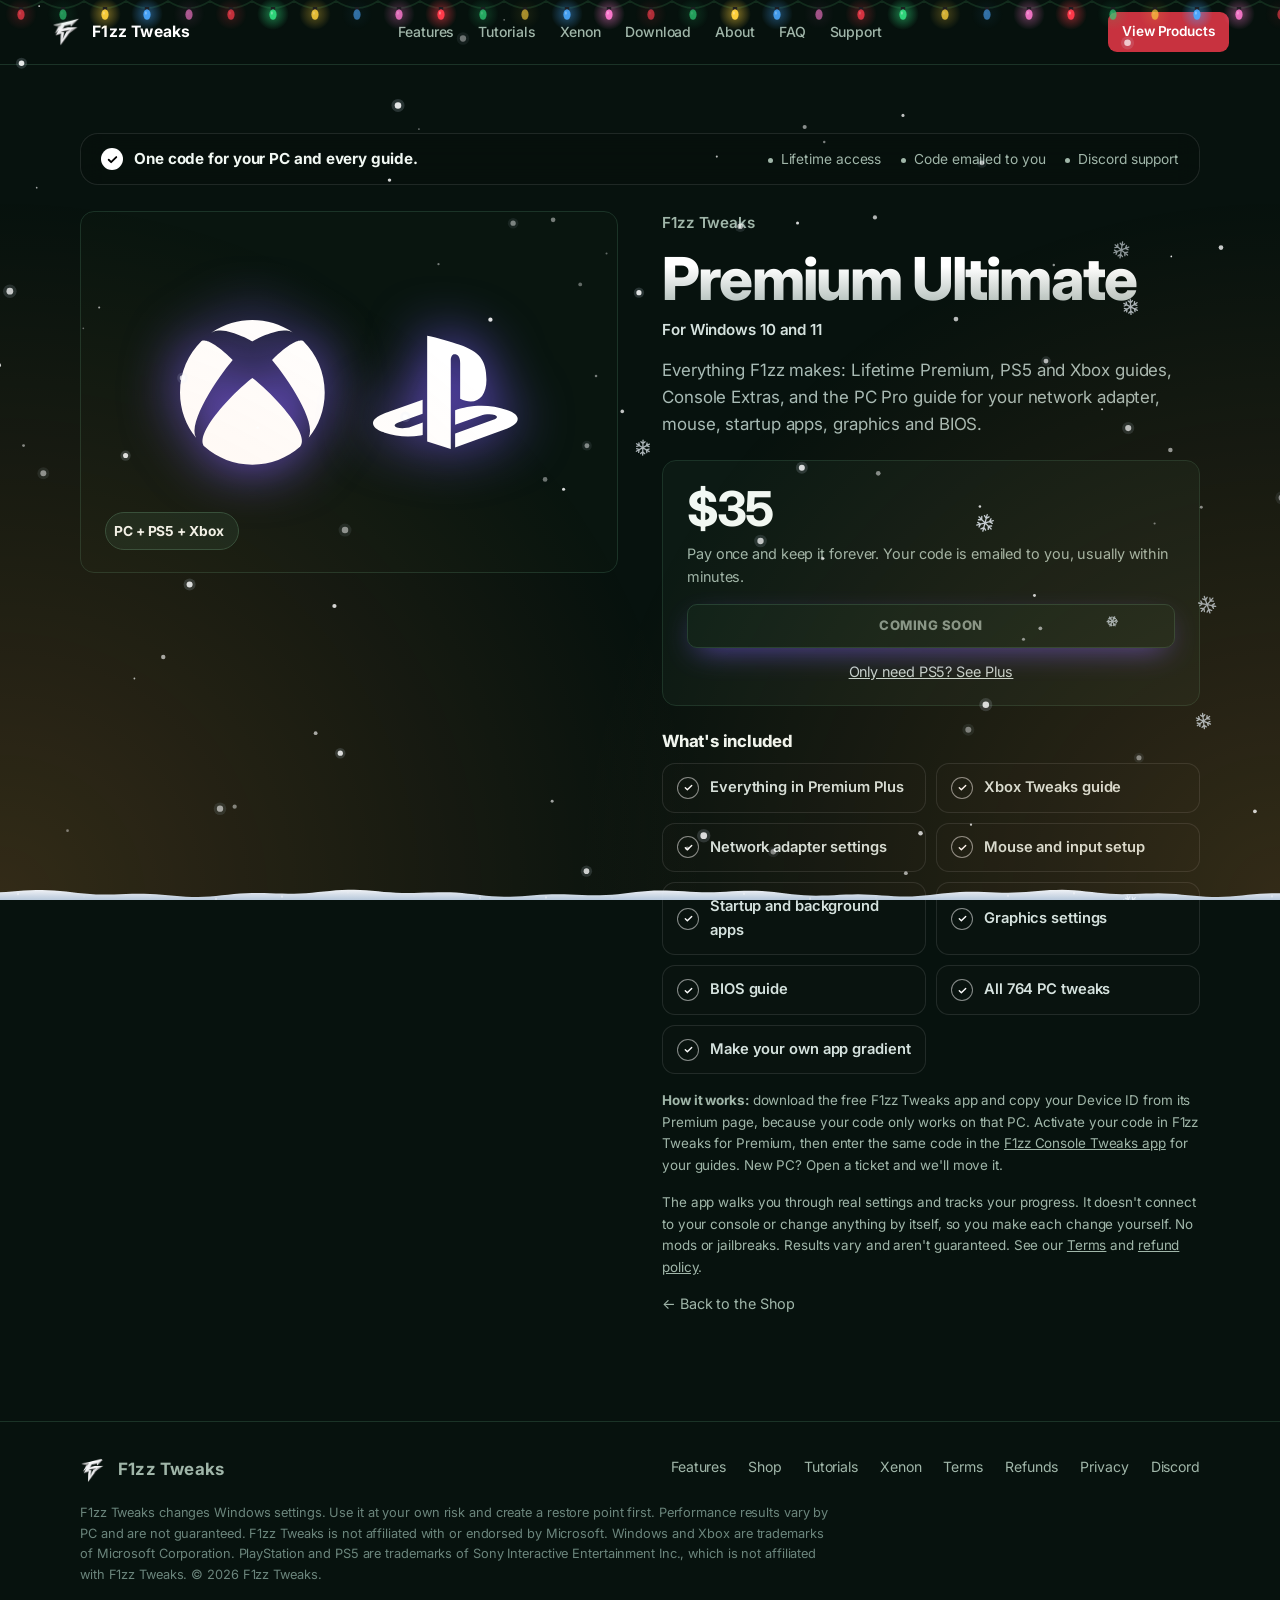
<file: premium-ultimate.html>
<!DOCTYPE html>
<html lang="en">
<head>
<meta charset="utf-8">
<meta name="viewport" content="width=device-width, initial-scale=1">
<title>Premium Ultimate · F1zz Tweaks</title>
<link rel="canonical" href="https://f1zztweaks.com/premium-ultimate">
<meta name="description" content="Everything F1zz makes: Lifetime Premium, PS5 and Xbox guides, Console Extras, and the PC Pro guide for your network adapter, mouse, startup apps, graphics and BIOS.">
<meta name="theme-color" content="#070c18">
<link rel="icon" href="/favicon.ico" sizes="32x32">
<link rel="icon" type="image/png" sizes="48x48" href="/favicon-48.png">
<link rel="icon" type="image/png" sizes="96x96" href="/favicon-96.png">
<link rel="icon" type="image/png" sizes="192x192" href="/icon-192.png">
<link rel="apple-touch-icon" href="/apple-touch-icon.png">
<link rel="manifest" href="/site.webmanifest">

<!--
  ╔══════════════════════════════════════════════════════════════════════════╗
  ║  HOW TO EDIT THIS PAGE                                                    ║
  ║  Everything you need to change is in the file site-settings.js (next to    ║
  ║  this one). Links you leave empty turn into   ║
  ║  greyed-out "Coming soon" buttons, so nobody can click a broken link.     ║
  ╚══════════════════════════════════════════════════════════════════════════╝
-->

<script>document.documentElement.className+=' js'</script>
<link rel="preconnect" href="https://fonts.googleapis.com">
<link rel="preconnect" href="https://fonts.gstatic.com" crossorigin>
<link href="https://fonts.googleapis.com/css2?family=Archivo:wght@400;500;600;700;800;900&family=JetBrains+Mono:wght@500;700&display=swap" rel="stylesheet">
<style>
  :root{
    --bg:#06090f; --panel:#0d111a; --panel2:#101622; --stroke:#1f2738; --stroke2:#2c374c;
    --text:#e7edfa; --muted:#8c95a6; --blue:#6896f3; --blue2:#9ebcf7; --violet:#68a4f3;
    --green:#54d696; --amber:#ffbe50;
    --grad:linear-gradient(135deg,#6896f3 0%,#68a4f3 100%);
    --radius:20px;
  }
  *{box-sizing:border-box;margin:0;padding:0}
  html{scroll-behavior:smooth;scroll-padding-top:84px}
  body{
    overflow-x:clip;
    font-family:"Segoe UI",system-ui,-apple-system,Roboto,Helvetica,Arial,sans-serif;
    background:var(--bg); color:var(--text); line-height:1.6; -webkit-font-smoothing:antialiased;
    background-image:
      radial-gradient(900px 500px at 85% -5%, rgba(104,150,243,.2), transparent 60%),
      radial-gradient(700px 480px at 0% 12%, rgba(104,164,243,.10), transparent 60%);
    background-repeat:no-repeat;
  }
  a{color:inherit;text-decoration:none}
  img{max-width:100%}
  .wrap{width:min(1120px,92%);margin-inline:auto}
  .muted{color:var(--muted)}
  .grad-text{background:var(--grad);-webkit-background-clip:text;background-clip:text;color:transparent}

  /* ---------- nav ---------- */
  header{position:sticky;top:0;z-index:50;backdrop-filter:blur(14px);background:rgba(7,10,15,.72);border-bottom:1px solid rgba(31,39,54,.7)}
  .nav{display:flex;align-items:center;gap:28px;height:68px}
  .brand{display:flex;align-items:center;gap:12px;font-weight:700;font-size:1.06rem;letter-spacing:.2px}
  .brand img{width:38px;height:38px;border-radius:11px;background:linear-gradient(160deg,#1f3052,#0f1520);border:1px solid #374f80;padding:5px}
  .nav-links{display:flex;gap:24px;margin-left:12px;color:var(--muted);font-size:.95rem}
  .nav-links a:hover{color:var(--text)}
  .nav-cta{margin-left:auto;display:flex;gap:10px}

  /* ---------- buttons ---------- */
  .btn{display:inline-flex;align-items:center;justify-content:center;gap:8px;padding:12px 22px;border-radius:13px;font-weight:600;font-size:.97rem;border:1px solid var(--stroke2);background:#141b29;color:var(--text);cursor:pointer;transition:transform .15s,border-color .15s,background .15s,box-shadow .15s}
  .btn:hover{border-color:#46577a;background:#1b253a;transform:translateY(-1px)}
  .btn.primary{border-color:transparent;background:var(--grad);box-shadow:0 8px 28px -8px rgba(102,149,243,.65)}
  .btn.primary:hover{box-shadow:0 12px 34px -8px rgba(121,162,244,.85);filter:brightness(1.08)}
  .btn.small{padding:9px 16px;font-size:.9rem;border-radius:11px}
  .btn.block{width:100%}
  .btn.disabled,a[data-need]:not([data-ready]){opacity:.45;pointer-events:none;filter:grayscale(.4)}
  .btn.soon{opacity:.8!important;filter:none!important;letter-spacing:2px;font-weight:800;font-size:.85rem;cursor:default}

  /* ---------- hero ---------- */
  .hero{padding:78px 0 54px;display:grid;grid-template-columns:1.02fr 1fr;gap:54px;align-items:center}
  .pill{display:inline-flex;align-items:center;gap:8px;padding:7px 14px;border-radius:99px;border:1px solid #253148;background:rgba(20,31,52,.7);font-size:.82rem;color:var(--blue2);font-weight:600;letter-spacing:.3px}
  .pill i{width:7px;height:7px;border-radius:50%;background:var(--green);box-shadow:0 0 10px var(--green)}
  h1{font-size:clamp(2.4rem,5.4vw,3.9rem);line-height:1.06;letter-spacing:-1.4px;margin:20px 0 18px}
  .lead{font-size:1.14rem;color:#aab3c6;max-width:540px}
  .hero-cta{display:flex;flex-wrap:wrap;gap:12px;margin:30px 0 16px}
  .fine{font-size:.84rem;color:var(--muted)}
  .stats{display:flex;gap:34px;margin-top:34px}
  .stat b{display:block;font-size:1.7rem;letter-spacing:-.5px}
  .stat span{font-size:.84rem;color:var(--muted)}

  /* ---------- app mock ---------- */
  .stage{position:relative}
  .stage::before{content:"";position:absolute;inset:-8% -6%;background:radial-gradient(closest-side,rgba(112,156,243,.34),transparent 72%);filter:blur(10px);z-index:0}
  .app{position:relative;z-index:1;display:grid;grid-template-columns:150px 1fr;border-radius:22px;overflow:hidden;border:1px solid #29395a;background:#0a0e17;box-shadow:0 40px 90px -30px rgba(0,0,0,.9),0 0 0 1px rgba(255,255,255,.02) inset;transform:perspective(1400px) rotateY(-7deg) rotateX(2.5deg);transition:transform .5s}
  .stage:hover .app{transform:perspective(1400px) rotateY(-2deg) rotateX(1deg)}
  .a-side{background:linear-gradient(180deg,#14223d 0%,#0a0e15 46%);padding:16px 12px;border-right:1px solid #1a2130}
  .a-logo{display:flex;align-items:center;gap:8px;font-weight:700;font-size:.78rem;margin-bottom:16px}
  .a-logo img{width:26px;height:26px;border-radius:8px;border:1px solid #374f80;background:#152138;padding:3px}
  .a-nav{display:flex;flex-direction:column;gap:5px;font-size:.72rem;color:#98a1b4}
  .a-nav div{padding:8px 10px;border-radius:9px}
  .a-nav .act{background:#1a2b4d;border:1px solid #3f62a8;color:#fff;position:relative}
  .a-nav .act::before{content:"";position:absolute;left:0;top:9px;bottom:9px;width:3px;border-radius:3px;background:var(--blue2)}
  .a-live{margin-top:16px;font-size:.62rem;color:#98a1b4}
  .a-bar{height:5px;border-radius:4px;background:#1c2434;margin:5px 0 10px;overflow:hidden}
  .a-bar span{display:block;height:100%;border-radius:4px;background:var(--grad)}
  .a-main{padding:16px 16px 18px}
  .a-title{display:flex;justify-content:space-between;align-items:center;margin-bottom:12px}
  .a-title b{font-size:.95rem}
  .a-title span{color:#727b8c;font-size:.8rem;letter-spacing:3px}
  .a-pills{display:flex;gap:6px;margin-bottom:12px;flex-wrap:wrap}
  .a-pills i{font-style:normal;font-size:.62rem;padding:4px 10px;border-radius:99px;border:1px solid #263044;color:#8c95a6}
  .a-pills i.on{border-color:#5e89e0;background:#1a3263;color:#fff}
  .a-grid{display:grid;grid-template-columns:repeat(2,minmax(0,1fr));gap:9px}
  .card{min-width:0;position:relative;border:1px solid #1e2637;border-radius:14px;padding:10px;background:linear-gradient(180deg,#121a2a,#0e131d);overflow:hidden}
  .card.on{border-color:#3a5996}
  .card.on::before{content:"";position:absolute;left:0;right:0;top:0;height:3px;background:var(--grad)}
  .c-top{display:flex;align-items:center;gap:6px}
  .tile{width:22px;height:22px;border-radius:7px;display:grid;place-items:center;background:#182132;border:1px solid #263044;flex:none}
  .card.on .tile{background:#1c376c;border-color:#4972c4}
  .tile svg{width:12px;height:12px;fill:none;stroke:#8c95a6;stroke-width:2;stroke-linecap:round;stroke-linejoin:round}
  .card.on .tile svg{stroke:var(--blue2)}
  .c-name{font-size:.64rem;font-weight:600;line-height:1.2;flex:1;min-width:0;overflow-wrap:break-word}
  .tg{width:28px;height:16px;border-radius:9px;background:#252e40;position:relative;flex:none}
  .tg::after{content:"";position:absolute;top:2px;left:2px;width:12px;height:12px;border-radius:50%;background:#9ea7b8;transition:.2s}
  .tg.on{background:var(--grad)}
  .tg.on::after{left:14px;background:#fff}
  .c-desc{font-size:.58rem;color:#808898;margin:7px 0 7px;line-height:1.35}
  .chips{display:flex;gap:5px}
  .chip{font-size:.5rem;font-weight:700;letter-spacing:.4px;padding:2px 6px;border-radius:5px}
  .chip.safe{background:#0e3428;color:var(--green)}
  .chip.pro{background:var(--grad);color:#fff}
  .a-live2{display:grid;grid-template-columns:repeat(3,minmax(0,1fr));gap:9px;margin-top:10px}
  .gauge{border:1px solid #1e2637;border-radius:14px;padding:10px;background:#0e131d;display:flex;align-items:center;gap:9px}
  .ring{--v:37;width:38px;height:38px;border-radius:50%;background:conic-gradient(var(--blue) calc(var(--v)*1%), #1c2434 0);position:relative;flex:none}
  .ring::after{content:"";position:absolute;inset:5px;border-radius:50%;background:#0e131d}
  .gauge small{display:block;font-size:.5rem;color:#727b8c;letter-spacing:.8px}
  .gauge b{font-size:.78rem}

  /* ---------- sections ---------- */
  section{padding:76px 0}
  .eyebrow{font-size:.8rem;letter-spacing:2px;font-weight:700;color:var(--blue2);text-transform:uppercase}
  h2{font-size:clamp(1.8rem,3.6vw,2.6rem);letter-spacing:-.8px;line-height:1.15;margin:12px 0 14px}
  .sec-lead{color:#a6afc2;max-width:640px;font-size:1.05rem}
  .grid3{display:grid;grid-template-columns:repeat(3,1fr);gap:18px;margin-top:40px}
  .feat{padding:26px;border-radius:var(--radius);border:1px solid var(--stroke);background:linear-gradient(180deg,var(--panel2),var(--panel));position:relative;overflow:hidden;transition:border-color .2s,transform .2s}
  .feat::before{content:"";position:absolute;left:24px;right:24px;top:0;height:1px;background:linear-gradient(90deg,transparent,rgba(255,255,255,.2),transparent)}
  .feat:hover{border-color:#3c4b68;transform:translateY(-3px)}
  .ico{width:44px;height:44px;border-radius:13px;display:grid;place-items:center;background:#152138;border:1px solid #354f82;margin-bottom:16px}
  .ico svg{width:22px;height:22px;fill:none;stroke:var(--blue2);stroke-width:1.8;stroke-linecap:round;stroke-linejoin:round}
  .feat h3{font-size:1.08rem;margin-bottom:8px}
  .feat p{color:var(--muted);font-size:.95rem}

  /* ---------- plans ---------- */
  .plans{display:grid;grid-template-columns:1fr 1.18fr;gap:20px;margin-top:42px;align-items:stretch}
  .plan{padding:32px;border-radius:24px;border:1px solid var(--stroke);background:linear-gradient(180deg,var(--panel2),var(--panel));display:flex;flex-direction:column}
  .plan.pro{border-color:#3c588f;background:linear-gradient(160deg,#1a2f5a 0%,#0f1624 52%);position:relative;box-shadow:0 30px 80px -40px rgba(102,149,243,.55)}
  .tag{align-self:flex-start;font-size:.72rem;font-weight:700;letter-spacing:1.2px;padding:5px 12px;border-radius:99px;background:#18202f;color:var(--muted)}
  .pro .tag{background:var(--grad);color:#fff}
  .plan h3{font-size:1.6rem;margin:16px 0 4px}
  .plan .sub{color:var(--muted);font-size:.95rem;margin-bottom:20px}
  .list{list-style:none;display:grid;gap:11px;margin-bottom:26px}
  .list li{display:flex;gap:11px;font-size:.96rem;color:#c7cfdf}
  .list li::before{content:"";width:18px;height:18px;border-radius:50%;flex:none;margin-top:3px;background:#0e3428 url("data:image/svg+xml,%3Csvg xmlns='http://www.w3.org/2000/svg' viewBox='0 0 24 24' fill='none' stroke='%2354d696' stroke-width='3.4' stroke-linecap='round' stroke-linejoin='round'%3E%3Cpath d='M5 12.5l4.5 4.5L19 7.5'/%3E%3C/svg%3E") center/11px no-repeat}
  .pro .list li::before{background-color:#1f3560}
  .pchips{display:flex;flex-wrap:wrap;gap:7px;margin:4px 0 26px}
  .pchips span{font-size:.78rem;padding:5px 11px;border-radius:99px;border:1px solid #314670;background:rgba(64,99,170,.18);color:#c4d6fa}
  .price-row{display:grid;grid-template-columns:1fr 1fr;gap:12px;margin-top:auto}
  .opt{border:1px solid #314875;border-radius:16px;padding:16px;background:rgba(9,13,22,.55);display:flex;flex-direction:column;gap:10px}
  .opt .p{font-size:1.9rem;font-weight:800;letter-spacing:-1px}
  .opt .p small{font-size:.82rem;font-weight:500;color:var(--muted);letter-spacing:0}
  .opt .l{font-size:.86rem;color:var(--muted)}
  .note{margin-top:16px;font-size:.84rem;color:var(--muted);display:flex;gap:9px}
  .note b{color:#cbd3e4}

  /* ---------- how ---------- */
  .steps{display:grid;grid-template-columns:repeat(3,1fr);gap:18px;margin-top:40px;counter-reset:s}
  .step{padding:28px;border-radius:var(--radius);border:1px solid var(--stroke);background:var(--panel);position:relative}
  .step::before{counter-increment:s;content:counter(s);display:grid;place-items:center;width:38px;height:38px;border-radius:50%;background:var(--grad);font-weight:800;margin-bottom:16px}
  .step h3{margin-bottom:7px}
  .step p{color:var(--muted);font-size:.95rem}
  .callout{margin-top:22px;padding:18px 22px;border-radius:16px;border:1px solid #33425f;background:rgba(22,33,56,.55);color:#b9c3d6;font-size:.95rem}
  .callout b{color:#fff}

  /* ---------- faq ---------- */
  .faq{margin-top:34px;display:grid;gap:12px;max-width:880px}
  details{border:1px solid var(--stroke);border-radius:16px;background:var(--panel);padding:0 22px;transition:border-color .2s}
  details[open]{border-color:#3c4b68;background:var(--panel2)}
  summary{cursor:pointer;list-style:none;padding:19px 0;font-weight:600;display:flex;justify-content:space-between;gap:16px}
  summary::-webkit-details-marker{display:none}
  summary::after{content:"+";color:var(--blue2);font-size:1.4rem;line-height:1}
  details[open] summary::after{content:"–"}
  details p{padding:0 0 20px;color:#a6afc2;font-size:.97rem}
  details p + p{margin-top:-8px}

  /* ---------- footer ---------- */
  .cta{margin:20px 0 10px;padding:46px;border-radius:28px;text-align:center;border:1px solid #3a558c;background:linear-gradient(135deg,rgba(104,150,243,.2),rgba(104,164,243,.18))}
  .cta h2{margin-top:0}
  .cta .hero-cta{justify-content:center}
  footer{border-top:1px solid var(--stroke);padding:34px 0 46px;margin-top:50px;color:var(--muted);font-size:.88rem}
  .foot{display:flex;flex-wrap:wrap;gap:20px 36px;justify-content:space-between}
  .foot nav{display:flex;gap:22px;flex-wrap:wrap}
  .foot a:hover{color:var(--text)}
  .legal{margin-top:20px;font-size:.8rem;color:#6b7485;max-width:760px}

  /* ---------- download notice ---------- */
  .dl-notice{position:fixed;left:50%;bottom:26px;transform:translateX(-50%) translateY(20px);opacity:0;pointer-events:none;z-index:80;max-width:92vw;
    padding:14px 22px;border-radius:16px;border:1px solid #3a558c;background:rgba(13,19,30,.95);backdrop-filter:blur(12px);
    box-shadow:0 18px 50px -12px rgba(0,0,0,.8);font-size:.95rem;transition:opacity .25s,transform .25s}
  .dl-notice.show{opacity:1;transform:translateX(-50%) translateY(0);pointer-events:auto}
  .dl-notice b{display:block}
  .dl-notice span{color:var(--muted);font-size:.88rem}
  .dl-notice a{color:var(--blue2);text-decoration:underline}

  /* ---------- before-you-buy step (Device ID + agreement) ---------- */
  .buy-gate{position:fixed;inset:0;z-index:90;display:none;align-items:center;justify-content:center;padding:16px;background:rgba(3,5,10,.78);backdrop-filter:blur(6px)}
  .buy-gate.show{display:flex}
  .bg-box{width:100%;max-width:520px;max-height:calc(100vh - 32px);overflow:auto;padding:28px 26px 24px;border-radius:20px;border:1px solid var(--stroke2);background:var(--panel);box-shadow:0 30px 80px -20px rgba(0,0,0,.9)}
  .bg-box h3{font-size:1.35rem;margin-bottom:4px}
  .bg-box .bg-plan{color:var(--blue2);font-weight:700;font-size:.9rem;margin-bottom:18px}
  .bg-box ol{margin:0 0 18px 20px;color:var(--muted);font-size:.93rem}
  .bg-box ol li{margin-bottom:4px}
  .bg-box ol b{color:var(--text)}
  .bg-box label.bg-lbl{display:block;font-weight:700;font-size:.85rem;margin-bottom:6px}
  .bg-box input[type=text],.bg-box input[type=email]{width:100%;padding:13px 14px;border-radius:12px;border:1px solid var(--stroke2);background:#090d14;color:var(--text);font:600 1.15rem "JetBrains Mono",ui-monospace,monospace;letter-spacing:3px;text-transform:uppercase}
  .bg-box input[type=email]{font-family:inherit;font-size:1rem;font-weight:500;letter-spacing:0;text-transform:none}
  .bg-box input:focus{outline:none;border-color:var(--blue2)}
  .bg-box input.bad{border-color:#ff5c7a}
  .bg-err{min-height:20px;margin:6px 0 12px;font-size:.84rem;color:#ff7d95}
  .bg-agree{display:flex;gap:10px;align-items:flex-start;padding:13px 14px;border-radius:12px;border:1px solid var(--stroke);background:#0a0e17;font-size:.9rem;color:var(--muted);cursor:pointer}
  .bg-agree input{margin-top:3px;width:18px;height:18px;flex:none;accent-color:#85aaf5}
  .bg-agree a{color:var(--blue2);text-decoration:underline}
  .bg-btns{display:flex;gap:10px;margin-top:18px}
  .bg-btns .btn{flex:1}
  .bg-btns .btn[disabled]{opacity:.4;pointer-events:none}
  .bg-after{margin-top:14px;font-size:.84rem;color:var(--muted)}


  /* ═════════════ v3 look: aurora, glass, motion ═════════════ */
  .js .reveal{opacity:0;transform:translateY(26px);transition:opacity .75s cubic-bezier(.2,.7,.2,1),transform .75s cubic-bezier(.2,.7,.2,1);transition-delay:var(--d,0s)}
  .js .reveal.in{opacity:1;transform:none}
  body{background-image:none}
  .aurora{position:fixed;inset:0;z-index:-1;overflow:hidden;pointer-events:none}
  .aurora i{position:absolute;border-radius:50%;filter:blur(100px);will-change:transform}
  .aurora i:nth-child(1){width:640px;height:640px;left:-160px;top:-180px;background:#4c83f0;opacity:.5;animation:drift1 26s ease-in-out infinite alternate}
  .aurora i:nth-child(2){width:560px;height:560px;right:-140px;top:4%;background:#4d94f1;opacity:.28;animation:drift2 30s ease-in-out infinite alternate}
  .aurora i:nth-child(3){width:520px;height:520px;left:28%;top:52%;background:#2d6bff;opacity:.2;animation:drift3 34s ease-in-out infinite alternate}
  @keyframes drift1{to{transform:translate(180px,140px) scale(1.15)}}
  @keyframes drift2{to{transform:translate(-160px,200px) scale(.9)}}
  @keyframes drift3{to{transform:translate(120px,-160px) scale(1.2)}}
  html{scroll-padding-top:98px}
  header{background:none;border:0;backdrop-filter:none;padding-top:12px}
  .nav{height:64px;padding:0 14px 0 18px;border:1px solid var(--stroke2);border-radius:20px;background:rgba(10,15,24,.66);backdrop-filter:blur(18px);box-shadow:0 18px 44px -22px rgba(0,0,0,.85)}
  .nav-links a{position:relative;padding:4px 0}
  .nav-links a::after{content:"";position:absolute;left:0;right:0;bottom:-2px;height:2px;border-radius:2px;background:var(--grad);transform:scaleX(0);transform-origin:left;transition:transform .25s}
  .nav-links a:hover::after{transform:scaleX(1)}
  .grad-text{background-image:linear-gradient(90deg,#76a0f4,#68a4f3,#76a0f4);background-size:200% auto;animation:shine 7s linear infinite}
  @keyframes shine{to{background-position:200% center}}
  h1{font-size:clamp(2.5rem,5.8vw,4.3rem);letter-spacing:-2px}
  .btn.primary{position:relative;overflow:hidden}
  .btn.primary::after{content:"";position:absolute;top:0;bottom:0;width:60px;left:-90px;background:linear-gradient(100deg,transparent,rgba(255,255,255,.35),transparent);transform:skewX(-20deg);transition:left .6s}
  .btn.primary:hover::after{left:calc(100% + 40px)}
  .pill i{animation:pulse 2s ease-in-out infinite}
  @keyframes pulse{50%{box-shadow:0 0 0 6px rgba(84,214,150,0)}0%{box-shadow:0 0 0 0 rgba(84,214,150,.5)}}

  /* app preview: top tabs + bottom stats bar, like the real app */
  .app{grid-template-columns:1fr;grid-template-rows:auto 1fr auto}
  .a-head{display:flex;align-items:center;gap:10px;padding:10px 12px;border-bottom:1px solid #1c263a;background:linear-gradient(90deg,#1a305c,#0d121d)}
  .a-logo{margin:0}
  .a-tabs{display:flex;align-items:center;gap:3px;margin-left:6px}
  .a-tabs span{width:26px;height:26px;border-radius:9px;display:grid;place-items:center;color:#949db0}
  .a-tabs span.act{width:auto;padding:0 10px 0 7px;gap:6px;display:flex;align-items:center;background:#1a3263;border:1px solid #3f62a8;color:#fff;font-size:.62rem;font-weight:600}
  .a-tabs svg{width:13px;height:13px;fill:none;stroke:currentColor;stroke-width:2;stroke-linecap:round;stroke-linejoin:round}
  .a-dots{margin-left:auto;display:flex;gap:4px}
  .a-dots i{width:9px;height:9px;border-radius:50%;background:linear-gradient(135deg,#6896f3,#68a4f3)}
  .a-dots i:nth-child(2){background:linear-gradient(135deg,#20c48a,#54e2aa)}
  .a-dots i:nth-child(3){background:linear-gradient(135deg,#ff7a46,#ffaa70)}
  .a-dots i:nth-child(4){background:linear-gradient(135deg,#ffbc34,#ffd676)}
  .a-dots i:nth-child(5){background:linear-gradient(135deg,#3cdcc8,#82f0e1)}
  .a-foot{display:flex;gap:14px;align-items:center;padding:9px 14px;border-top:1px solid #1c263a;font-size:.56rem;letter-spacing:.6px;color:#949db0;background:#0a0e17}
  .a-foot .mb{flex:1;min-width:0}
  .a-foot .a-bar{margin:4px 0 0}
  .a-foot em{font-style:normal;color:#9ebcf7;font-weight:700}
  .float{position:absolute;z-index:3;padding:11px 15px;border-radius:16px;background:rgba(15,23,38,.82);border:1px solid #2e3d5c;backdrop-filter:blur(12px);box-shadow:0 22px 50px -18px rgba(0,0,0,.85);font-size:.78rem;animation:bob 6.5s ease-in-out infinite}
  .float b{display:block;font-size:.84rem}
  .float span{color:var(--muted);font-size:.74rem}
  .float.f1{right:-18px;top:-22px}
  .float.f2{left:-26px;bottom:34px;animation-delay:-3s;display:flex;align-items:center;gap:12px}
  .float .ring{width:42px;height:42px}
  .float .ring::after{background:#10192a}
  @keyframes bob{50%{transform:translateY(-9px)}}

  /* category marquee */
  .marquee{overflow:hidden;border-block:1px solid var(--stroke);background:rgba(11,17,28,.55);backdrop-filter:blur(6px);padding:15px 0;margin:6px 0 0;-webkit-mask-image:linear-gradient(90deg,transparent,#000 8%,#000 92%,transparent);mask-image:linear-gradient(90deg,transparent,#000 8%,#000 92%,transparent)}
  .marquee div{display:flex;gap:44px;width:max-content;animation:scrollx 34s linear infinite;font-weight:700;letter-spacing:2px;font-size:.82rem;color:#8893a8;text-transform:uppercase}
  .marquee span::before{content:"✦";color:var(--violet);margin-right:44px}
  @keyframes scrollx{to{transform:translateX(-50%)}}

  /* bento features + spotlight cards */
  .grid3 .feat:nth-child(1),.grid3 .feat:nth-child(4),.grid3 .feat:nth-child(6){grid-column:span 2}
  .feat,.plan,.step,.opt{--mx:50%;--my:-40%}
  .feat::after,.step::after{content:"";position:absolute;inset:0;border-radius:inherit;background:radial-gradient(280px circle at var(--mx) var(--my),rgba(167,194,248,.12),transparent 62%);opacity:0;transition:opacity .3s;pointer-events:none}
  .feat:hover::after,.step:hover::after{opacity:1}
  .feat,.step,.plan{backdrop-filter:blur(6px)}
  .ico{background:linear-gradient(135deg,#1a305c,#1f3766);border-color:#3f62a8}

  /* F1zz Bot section */
  .bot-grid{display:grid;grid-template-columns:1fr 1.05fr;gap:54px;align-items:center}
  .chat-mock{border:1px solid var(--stroke2);border-radius:26px;background:linear-gradient(180deg,rgba(16,25,42,.9),rgba(10,15,24,.9));padding:18px;box-shadow:0 40px 80px -40px rgba(93,143,242,.55)}
  .ch-head{display:flex;align-items:center;gap:12px;padding-bottom:14px;border-bottom:1px solid var(--stroke);margin-bottom:16px}
  .ch-av{width:38px;height:38px;border-radius:50%;display:grid;place-items:center;font-weight:800;font-size:.8rem;background:var(--grad)}
  .ch-head small{display:block;color:var(--green);font-size:.74rem}
  .bub{width:fit-content;max-width:82%;padding:11px 15px;border-radius:16px;font-size:.88rem;line-height:1.5;margin-bottom:11px}
  .bub.bot{background:#151e30;border:1px solid #29354d;border-top-left-radius:5px}
  .bub.me{margin-left:auto;background:var(--grad);border-top-right-radius:5px}
  .bub b{color:#d0defb}
  .bub.bot ul{margin:6px 0 0 18px;color:#c0cbe0}
  .ch-act{display:flex;gap:10px;margin-top:4px}
  .ch-act span{font-size:.78rem;font-weight:700;padding:7px 14px;border-radius:10px;border:1px solid #2e3d5c;background:#121a29}
  .ch-act span.go{background:var(--grad);border-color:transparent}
  .perks{list-style:none;display:grid;gap:12px;margin-top:26px}
  .perks li{display:flex;gap:14px;align-items:flex-start;color:#c8d1e4}
  .perks li b{display:block;color:var(--text)}
  .perks .pi{width:38px;height:38px;border-radius:12px;display:grid;place-items:center;flex:none;background:linear-gradient(135deg,#1a305c,#1f3766);border:1px solid #3f62a8}
  .perks .pi svg{width:19px;height:19px;fill:none;stroke:#bbd0f9;stroke-width:1.9;stroke-linecap:round;stroke-linejoin:round}
  .cta{background:linear-gradient(135deg,rgba(104,150,243,.22),rgba(104,164,243,.18));position:relative;overflow:hidden}
  @media (max-width:940px){
    .bot-grid{grid-template-columns:1fr}
    .float{display:none}
    .grid3 .feat:nth-child(n){grid-column:auto}
  }
  @media (max-width:620px){
    .a-tabs span:not(.act){display:none}
    .a-head{padding:9px}
  }
  @media (prefers-reduced-motion:reduce){.aurora i,.marquee div,.float,.grad-text,.pill i{animation:none!important}.js .reveal{opacity:1;transform:none}}

  @media (max-width:940px){
    .hero{grid-template-columns:1fr;padding-top:48px}
    .app{transform:none}.stage:hover .app{transform:none}
    .stage::before{inset:0}
    .grid3,.steps{grid-template-columns:1fr 1fr}
    .plans{grid-template-columns:1fr}
    .nav-links{display:none}
  }
  @media (max-width:620px){
    .grid3,.steps{grid-template-columns:1fr}
    .price-row{grid-template-columns:1fr}
    .app{grid-template-columns:1fr}.a-side{display:none}
    .stage::before{inset:0}
    .stats{gap:22px;flex-wrap:wrap}
    .cta{padding:30px 20px}
    .nav-cta .btn:not(.primary){display:none}
  }
  @media (prefers-reduced-motion:reduce){*{transition:none!important;scroll-behavior:auto!important}.app{transform:none}}
  /* ═════════════ video showcase ═════════════ */
  #showcase[hidden],[data-showcase-link][hidden]{display:none}
  .vshow{margin-top:38px;position:relative}
  .vshow::before{content:"";position:absolute;inset:-6% -4%;background:radial-gradient(closest-side,rgba(112,156,243,.3),transparent 72%);filter:blur(14px);z-index:0;pointer-events:none}
  .vframe{position:relative;z-index:1;border-radius:24px;overflow:hidden;border:1px solid #2e3d5c;background:#0a0e17;box-shadow:0 40px 90px -30px rgba(0,0,0,.9),0 0 0 1px rgba(255,255,255,.02) inset}
  .vbar{display:flex;align-items:center;gap:7px;padding:11px 16px;background:linear-gradient(90deg,#1a305c,#0d121d);border-bottom:1px solid #1c263a;font-size:.82rem;color:#c2cde2}
  .vbar i{width:10px;height:10px;border-radius:50%;background:linear-gradient(135deg,#6896f3,#68a4f3)}
  .vbar i:nth-child(2){background:linear-gradient(135deg,#20c48a,#54e2aa)}
  .vbar i:nth-child(3){background:linear-gradient(135deg,#ffbc34,#ffd676)}
  .vbar b{margin-left:8px;font-weight:600;white-space:nowrap;overflow:hidden;text-overflow:ellipsis}
  .vstage{position:relative;aspect-ratio:16/9;background:radial-gradient(600px 300px at 30% 20%,#1a305c,#070a10 70%)}
  .vstage video,.vstage iframe,.vstage .vposter{position:absolute;inset:0;width:100%;height:100%;border:0;display:block;background:#000}
  .vstage .vposter{object-fit:cover;background:none}
  .vlite{position:absolute;inset:0;display:grid;place-items:center;cursor:pointer;border:0;background:transparent;color:#fff;font:inherit}
  .vlite .pbtn{width:84px;height:84px;border-radius:50%;display:grid;place-items:center;background:var(--grad);box-shadow:0 14px 44px -8px rgba(121,162,244,.8);transition:transform .2s}
  .vlite:hover .pbtn{transform:scale(1.08)}
  .vlite svg{width:34px;height:34px;fill:#fff;margin-left:4px}
  .vtabs{display:grid;grid-template-columns:repeat(auto-fit,minmax(210px,1fr));gap:14px;margin-top:20px;position:relative;z-index:1}
  .vtabs:empty{display:none}
  .vtab{text-align:left;font:inherit;color:inherit;padding:16px 18px;border-radius:16px;border:1px solid var(--stroke);background:linear-gradient(180deg,var(--panel2),var(--panel));cursor:pointer;transition:border-color .2s,transform .2s,background .2s}
  .vtab:hover{border-color:#3c4b68;transform:translateY(-2px)}
  .vtab.on{border-color:#5274b8;background:linear-gradient(160deg,#1a2f5a 0%,#0f1624 70%);box-shadow:0 20px 50px -28px rgba(102,149,243,.7)}
  .vtab .n{display:inline-grid;place-items:center;width:24px;height:24px;border-radius:50%;margin-bottom:10px;font-size:.78rem;font-weight:800;background:#1c2434;color:var(--muted)}
  .vtab.on .n{background:var(--grad);color:#fff}
  .vtab b{display:block;font-size:.98rem;margin-bottom:3px}
  .vtab span{display:block;color:var(--muted);font-size:.86rem;line-height:1.45}
  /* ═════════════ top banner: logo + 360° light beams, kept inside its box ═════════════ */
  .banner{position:relative;margin-top:20px;height:clamp(300px,36vw,430px);border-radius:30px;overflow:hidden;isolation:isolate;
    border:1px solid #2e3d5c;background:radial-gradient(120% 140% at 50% 50%,#0e182b 0%,#070a10 70%);
    box-shadow:0 40px 100px -40px rgba(104,150,243,.55),0 0 0 1px rgba(255,255,255,.02) inset}
  .banner canvas{position:absolute;inset:0;width:100%;height:100%;display:block;z-index:0}
  .banner::before{content:"";position:absolute;inset:0;z-index:1;pointer-events:none;
    background:radial-gradient(closest-side at 50% 50%,rgba(6,9,15,.9) 0%,rgba(6,9,15,.55) 45%,transparent 100%) center/min(620px,92%) 78% no-repeat}
  .banner::after{content:"";position:absolute;inset:0;z-index:3;pointer-events:none;border-radius:inherit;
    box-shadow:inset 0 0 90px 10px rgba(6,9,15,.65)}
  .banner-in{position:relative;z-index:2;height:100%;display:flex;flex-direction:column;align-items:center;justify-content:center;gap:10px;text-align:center;padding:0 16px}
  .banner-in img{width:clamp(84px,11vw,140px);height:auto;filter:drop-shadow(0 0 26px rgba(121,162,244,.75)) drop-shadow(0 6px 18px rgba(0,0,0,.6))}
  .banner-name{font-size:clamp(2.1rem,6.2vw,4.4rem);font-weight:800;letter-spacing:-1.5px;line-height:1.05}
  .banner-name span{background:linear-gradient(90deg,#76a0f4,#68a4f3);-webkit-background-clip:text;background-clip:text;color:transparent}
  .banner-tag{font-size:clamp(.72rem,1.5vw,.92rem);letter-spacing:3px;text-transform:uppercase;font-weight:700;color:#b2bdd4}
  @keyframes bn-logo{from{opacity:0;transform:scale(.55);filter:blur(10px) drop-shadow(0 0 26px rgba(121,162,244,.75))}to{opacity:1;transform:none}}
  @keyframes bn-wipe{from{clip-path:inset(0 100% 0 0);transform:translateX(-16px)}to{clip-path:inset(0 0 0 0);transform:none}}
  @keyframes bn-fade{from{opacity:0;transform:translateY(8px)}to{opacity:1;transform:none}}
  .js .banner-in img{animation:bn-logo .9s cubic-bezier(.2,.8,.2,1) .05s both}
  .js .banner-name{animation:bn-wipe .95s cubic-bezier(.2,.75,.2,1) .3s both}
  .js .banner-tag{animation:bn-fade .8s ease .75s both}
  @media (max-width:620px){.banner{border-radius:22px}.banner-tag{letter-spacing:1.4px}}
  @media (prefers-reduced-motion:reduce){.js .banner-in img,.js .banner-name,.js .banner-tag{animation:none}}
  .stat[hidden]{display:none}

  /* release announcement bar (scrolls away, sits above the sticky nav) */
  .release-bar{position:relative;z-index:60;display:flex;align-items:center;justify-content:center;gap:10px;padding:9px 16px;text-align:center;font-size:.82rem;font-weight:800;letter-spacing:1.6px;text-transform:uppercase;color:#fff;background:linear-gradient(90deg,#3e79ef,#4b82f0 50%,#4d94f1);box-shadow:0 8px 30px -12px rgba(84,136,241,.7)}
  .release-bar i{width:8px;height:8px;border-radius:50%;background:#fff;box-shadow:0 0 0 0 rgba(255,255,255,.7);animation:relpulse 2s infinite;flex:none}
  .release-bar span{opacity:.92;font-weight:700}
  @keyframes relpulse{70%{box-shadow:0 0 0 9px rgba(255,255,255,0)}100%{box-shadow:0 0 0 0 rgba(255,255,255,0)}}
  @media (max-width:620px){.release-bar{font-size:.68rem;letter-spacing:1px;padding:8px 12px}}
  @media (prefers-reduced-motion:reduce){.release-bar i{animation:none}}

  /* menu: keep every label on one line now that there are more links */
  .brand,.nav-links a,.nav-cta .btn{white-space:nowrap}
  .nav-links{gap:20px}
  @media (max-width:1180px){.nav-links{gap:14px;font-size:.88rem}}
  @media (max-width:1060px){.nav-links a[href="#showcase"],.nav-links a[href="#how"]{display:none}}

  /* more sections + premium teaser */
  .tkgrid{display:grid;grid-template-columns:repeat(auto-fit,minmax(min(100%,330px),1fr));gap:16px;margin-top:38px}
  .tk{display:flex;align-items:center;justify-content:space-between;gap:16px;padding:18px 20px;border-radius:18px;border:1px solid #2e3d5c;background:linear-gradient(180deg,var(--panel2),var(--panel))}
  .tk b{display:block;font-size:1.02rem;margin-bottom:2px}
  .tk p{color:#a6afc2;font-size:.9rem;margin:0 0 10px}
  .tkt{display:inline-block;font-size:.68rem;font-weight:800;letter-spacing:1.4px;text-transform:uppercase;padding:3px 9px;border-radius:99px;background:#1c2434;color:var(--blue2)}
  .tkp{background:var(--grad);color:#fff}
  .sw{flex:none;position:relative;width:46px;height:26px;border-radius:99px;background:#232d40}
  .sw::after{content:"";position:absolute;top:3px;left:3px;width:20px;height:20px;border-radius:50%;background:#8c95a6;transition:transform .2s}
  .sw.on{background:var(--grad)}
  .sw.on::after{transform:translateX(20px);background:#fff}
  .duo{display:grid;grid-template-columns:1fr 1fr;gap:20px}
  @media (max-width:760px){.duo{grid-template-columns:1fr}}
  .dcard{padding:34px;border-radius:24px;border:1px solid var(--stroke);background:linear-gradient(180deg,var(--panel2),var(--panel))}
  .dcard h3{font-size:1.5rem;letter-spacing:-.4px;margin:6px 0 8px}
  .dcard p{color:#a6afc2;margin-bottom:20px}
  .teaser{display:flex;align-items:center;justify-content:space-between;gap:28px;flex-wrap:wrap;padding:34px 36px;border-radius:26px;border:1px solid var(--stroke);background:linear-gradient(180deg,var(--panel2),var(--panel))}
  .teaser h2{margin-bottom:8px}
  .teaser-side{display:flex;align-items:center;gap:22px;flex-wrap:wrap}
  .tprices{display:flex;gap:22px}
  .tprices div{display:grid}
  .tprices b{font-size:1.9rem;letter-spacing:-.5px}
  .tprices small{color:var(--muted)}
  .pgtop{padding-top:34px}

  /* ══════════════════════ V3 LOOK (shared) ══════════════════════ */
  body{font-family:"Archivo","Segoe UI",system-ui,-apple-system,Roboto,Helvetica,Arial,sans-serif}
  h1,h2,h3,h4,.brand,.btn,.tprices b{font-family:"Archivo","Segoe UI",system-ui,sans-serif}
  h1,h2{font-weight:800;letter-spacing:-.8px}
  .btn{border-radius:11px;font-weight:700;letter-spacing:.2px}
  .eyebrow{font-family:"JetBrains Mono",ui-monospace,SFMono-Regular,Menlo,monospace;letter-spacing:.3em;font-weight:500}
  header{background:rgba(6,8,13,.88);border-bottom:1px solid #161f30}
  header .wrap.nav{background:transparent;border:0;border-radius:0;box-shadow:none}
  .aurora{opacity:.42}

  /* ══════════════════════ premium page v3.2 ══════════════════════ */
  .plan h3 .grad-text{font-size:inherit}
  .plan.pro .list li b{color:#fff}
  .plan.pro .list{margin-bottom:18px}
  .opt{position:relative;transition:border-color .2s,transform .2s}
  .opt:hover{transform:translateY(-2px);border-color:#4f6fb0}
  .opt.best{border-color:#5f8ae0;background:linear-gradient(160deg,rgba(104,150,243,.22),rgba(104,164,243,.10) 70%),rgba(9,13,22,.55);box-shadow:0 18px 44px -24px rgba(121,162,244,.8)}
  .ribbon{position:absolute;top:-11px;right:14px;font-size:.66rem;font-weight:800;letter-spacing:1.4px;text-transform:uppercase;padding:4px 10px;border-radius:99px;background:var(--grad);color:#fff;box-shadow:0 6px 18px -6px rgba(104,164,243,.7)}
  #tools .feat p{font-size:.94rem}
  .wait-notice{margin-top:28px;display:flex;gap:22px;align-items:flex-start;padding:30px 32px;border-radius:24px;border:1px solid #4f6fb0;
    background:linear-gradient(135deg,rgba(104,150,243,.20),rgba(104,164,243,.10));box-shadow:0 24px 60px -34px rgba(121,162,244,.8)}
  .wait-ico{flex:none;width:54px;height:54px;border-radius:16px;display:grid;place-items:center;background:var(--grad)}
  .wait-ico svg{width:28px;height:28px;fill:none;stroke:#fff;stroke-width:2;stroke-linecap:round;stroke-linejoin:round}
  .wait-big{font-family:"Archivo","Segoe UI",system-ui,sans-serif;font-size:clamp(1.3rem,2.6vw,1.8rem);font-weight:800;line-height:1.25;letter-spacing:-.4px;color:#fff}
  .wait-small{margin:10px 0 18px;color:#c0cbe0;font-size:1.02rem}
  @media (max-width:620px){.wait-notice{flex-direction:column;padding:24px 20px}}
  .cmp{margin-top:34px;border:1px solid var(--stroke2);border-radius:22px;overflow:hidden;background:linear-gradient(180deg,var(--panel2),var(--panel));backdrop-filter:blur(6px)}
  .cmp-row{display:grid;grid-template-columns:1.1fr 1fr 1.5fr;gap:16px;align-items:center;padding:15px 26px;border-top:1px solid rgba(255,255,255,.05)}
  .cmp-row:first-child{border-top:0}
  .cmp-row span:first-child{font-weight:600;color:var(--text)}
  .cmp-row span{color:#a6afc2;font-size:.95rem}
  .cmp-row span:last-child{color:#dee7fa}
  .cmp-row span:last-child b{color:#fff}
  .cmp-row .no{color:#586276}
  .cmp-head{background:rgba(255,255,255,.02)}
  .cmp-head span{font-family:"JetBrains Mono",ui-monospace,monospace;font-size:.74rem!important;letter-spacing:.24em;text-transform:uppercase;color:var(--muted)!important}
  .cmp-head span:last-child{color:var(--blue2)!important}
  .cmp-row span:last-child{position:relative}
  .cmp{position:relative}
  .cmp::before{content:"";position:absolute;top:0;bottom:0;right:0;width:calc((100% - 52px - 32px) * 1.5 / 3.6 + 26px + 8px);background:linear-gradient(180deg,rgba(104,150,243,.10),rgba(104,164,243,.05));pointer-events:none}
  @media (max-width:620px){
    .cmp-row{grid-template-columns:1fr 1fr;padding:13px 18px;gap:6px 12px}
    .cmp-row span:first-child{grid-column:1/-1}
    .cmp-head span:first-child{display:none}
    .cmp::before{display:none}
  }
  /* ══════════════════════ SHOP ══════════════════════ */
  .shop-grid{display:grid;grid-template-columns:repeat(4,1fr);gap:18px;margin-top:42px;align-items:stretch}
  .item{position:relative;display:flex;flex-direction:column;padding:26px 24px;border-radius:22px;border:1px solid var(--stroke);background:linear-gradient(180deg,var(--panel2),var(--panel));transition:transform .2s,border-color .2s}
  .item:hover{transform:translateY(-3px);border-color:#46577a}
  .item h3{font-size:1.5rem;margin:14px 0 6px}
  .item .price{font-size:2.3rem;font-weight:800;letter-spacing:-1px;line-height:1.1}
  .item .price small{font-size:.85rem;font-weight:500;color:var(--muted);letter-spacing:0}
  .item .sub{color:var(--muted);font-size:.92rem;margin:8px 0 16px}
  .item .list{margin-bottom:20px}
  .item .btn{margin-top:auto}
  .item.hot{border-color:#5f8ae0;background:linear-gradient(160deg,#1a2f5a 0%,#0f1624 60%);box-shadow:0 26px 70px -36px rgba(102,149,243,.6)}
  .item .tag.pro{background:var(--grad);color:#fff}
  .item.soon{border-style:dashed;background:repeating-linear-gradient(135deg,rgba(255,255,255,.02) 0 12px,transparent 12px 24px),var(--panel)}
  .item.soon h3{color:var(--muted)}
  .item.soon:hover{transform:none}
  .soon-ico{width:54px;height:54px;margin-top:18px;border-radius:16px;display:grid;place-items:center;background:rgba(104,150,243,.12);border:1px solid #2e3d5c}
  .soon-ico svg{width:26px;height:26px;fill:none;stroke:var(--blue2);stroke-width:1.8;stroke-linecap:round;stroke-linejoin:round}
  .item.console h3{color:var(--text)}
  .item.console .soon-ico{border:0}
  .item.console .soon-ico svg{fill:#fff;stroke:none}
  .item.xbox .soon-ico{background:#107c10}
  .item.ps .soon-ico{background:#0070d1}
  @media (max-width:1060px){.shop-grid{grid-template-columns:1fr 1fr}}
  @media (max-width:600px){.shop-grid{grid-template-columns:1fr}}
/* ---------- console product page ---------- */
  :root{--brand:#6896f3;--brand-rgb:124,92,255}
  .aurora{opacity:.3}
  .pd{padding:34px 0 40px}
  .pd-strip{display:flex;flex-wrap:wrap;align-items:center;justify-content:space-between;gap:10px 24px;padding:13px 20px;border-radius:18px;border:1px solid rgba(255,255,255,.1);background:rgba(8,11,16,.72);backdrop-filter:blur(12px)}
  .pd-strip b{display:flex;align-items:center;gap:11px;font-size:.95rem}
  .pd-strip b i{width:22px;height:22px;flex:none;border-radius:50%;background:#fff url("data:image/svg+xml,%3Csvg xmlns='http://www.w3.org/2000/svg' viewBox='0 0 24 24' fill='none' stroke='%23000' stroke-width='3.4' stroke-linecap='round' stroke-linejoin='round'%3E%3Cpath d='M5 12.5l4.5 4.5L19 7.5'/%3E%3C/svg%3E") center/13px no-repeat}
  .pd-strip ul{display:flex;flex-wrap:wrap;gap:6px 20px;list-style:none;color:var(--muted);font-size:.86rem}
  .pd-strip li::before{content:"";display:inline-block;width:5px;height:5px;margin-right:8px;border-radius:50%;background:var(--muted);vertical-align:middle}
  .pd-main{display:grid;grid-template-columns:1fr 1fr;gap:44px;margin-top:26px;align-items:start}
  .pd-art{position:relative;aspect-ratio:11/7.4;display:grid;place-items:center;overflow:hidden;border-radius:26px;border:1px solid rgba(255,255,255,.14);background:radial-gradient(closest-side,rgba(var(--brand-rgb),.42),transparent 78%),radial-gradient(rgba(255,255,255,.1) 1px,transparent 1.4px) 0 0/14px 14px,#06080b;box-shadow:inset 0 0 0 8px rgba(0,0,0,.45)}
  .pd-art>svg{width:42%;max-width:220px;fill:#fff;filter:drop-shadow(0 0 34px rgba(var(--brand-rgb),.95))}
  .pd-chip{position:absolute;left:24px;bottom:22px;display:flex;align-items:center;gap:9px;padding:7px 14px 7px 8px;border-radius:99px;border:1px solid rgba(255,255,255,.16);background:rgba(8,11,16,.82);font-size:.86rem;font-weight:700}
  .pd-chip img{width:22px;height:22px;border-radius:6px}
  .pd-by{display:flex;align-items:center;gap:10px;color:var(--muted);font-weight:600;font-size:.95rem}
  .pd-by img{width:26px;height:26px;border-radius:7px}
  .pd h1{margin:12px 0 8px;font-size:clamp(2.5rem,5vw,3.7rem);letter-spacing:-1.8px;background:linear-gradient(180deg,#fff 30%,#a8adb6);-webkit-background-clip:text;background-clip:text;color:transparent}
  .pd-for{font-weight:600;font-size:.95rem;color:#d5d9e2}
  .pd-lead{margin:14px 0 22px;color:#a8aebb;font-size:1.06rem}
  .pd-buy{padding:22px 24px;border-radius:20px;border:1px solid rgba(255,255,255,.14);background:radial-gradient(rgba(255,255,255,.05) 1px,transparent 1.4px) 0 0/12px 12px,rgba(11,14,20,.86)}
  .pd-price{font-size:clamp(2.2rem,4.5vw,3rem);font-weight:800;letter-spacing:-1.4px;line-height:1.1}
  .pd-price.none{font-size:1.7rem;letter-spacing:-.5px}
  .pd-pricerow{display:flex;flex-wrap:wrap;align-items:center;gap:8px 14px}
  .pd-badge{padding:5px 12px;border-radius:9px;background:#fff;color:#080b10;font-size:.84rem;font-weight:700}
  .pd-buy p{margin:6px 0 16px;color:var(--muted);font-size:.9rem}
  .pd-btns{display:grid;gap:10px}
  .pd-btns a[hidden]{display:none}
  .pd-buy .btn.primary{background:var(--brand);box-shadow:0 10px 30px -10px rgba(var(--brand-rgb),.9)}
  .pd h2{margin:26px 0 12px;font-size:1.05rem;letter-spacing:-.2px}
  .pd-inc{display:grid;grid-template-columns:1fr 1fr;gap:10px;list-style:none}
  .pd-inc li{display:flex;align-items:center;gap:11px;padding:12px 14px;border-radius:13px;border:1px solid rgba(255,255,255,.1);background:rgba(11,14,20,.8);font-size:.92rem;font-weight:600;color:#d5d9e2}
  .pd-inc li::before{content:"";width:20px;height:20px;flex:none;border-radius:50%;border:1px solid rgba(255,255,255,.5);background:url("data:image/svg+xml,%3Csvg xmlns='http://www.w3.org/2000/svg' viewBox='0 0 24 24' fill='none' stroke='%23fff' stroke-width='3' stroke-linecap='round' stroke-linejoin='round'%3E%3Cpath d='M5 12.5l4.5 4.5L19 7.5'/%3E%3C/svg%3E") center/11px no-repeat}
  .pd-note{margin-top:16px;color:var(--muted);font-size:.84rem}
  .pd-back{display:inline-block;margin-top:14px;color:var(--muted);font-size:.9rem}
  .pd-back:hover{color:var(--text)}
  @media (max-width:880px){.pd-main{grid-template-columns:1fr;gap:26px}.pd-art>svg{width:30%;transform:translateY(-10%)}.pd-chip{left:16px;bottom:14px}}
  @media (max-width:480px){.pd-inc{grid-template-columns:1fr}}
  .pd-art>img{width:40%;max-width:210px;filter:drop-shadow(0 0 34px rgba(var(--brand-rgb),.95))}
  .pd-buy .btn.primary{background:var(--grad)}
  .pd-other{display:block;margin-top:12px;text-align:center;color:#c5cbd8;font-size:.9rem;text-decoration:underline}
  .pd-art-pair{display:flex;align-items:center;justify-content:center;gap:9%;width:100%}
  .pd-art-pair svg{width:27%;fill:#fff;filter:drop-shadow(0 0 28px rgba(var(--brand-rgb),.95))}
  .pd-art>svg{width:40%}
</style>
<script src="season.js"></script>
<link rel="stylesheet" href="site-header.css?v=2">
<link href="https://fonts.googleapis.com/css2?family=Inter:wght@400;500;600;700;800&display=swap" rel="stylesheet">
<link rel="stylesheet" href="site-modern.css?v=2">
</head>
<body>
<header class="site-head">
  <div class="site-head-in">
    <a class="brand" href="./"><img src="logo.png" alt="F1zz Tweaks logo"><span>F1zz Tweaks</span></a>
    <nav class="site-nav" id="site-nav" aria-label="Main">
      <a href="./#features">Features</a>
      <a href="tutorials">Tutorials</a>
      <a href="xenon">Xenon</a>
      <a href="./#downloads">Download</a>
      <a href="about">About</a>
      <a href="./#faq">FAQ</a>
      <a data-support href="https://discord.gg/UBAZsf2PHt" target="_blank" rel="noopener noreferrer">Support</a>
    </nav>
    <a class="site-cta" href="shop">View Products</a>
    <button class="site-menu" type="button" aria-label="Menu" aria-expanded="false" aria-controls="site-nav"><svg viewBox="0 0 24 24" aria-hidden="true"><path d="M4 7h16M4 12h16M4 17h16"/></svg></button>
  </div>
</header>

<main id="top" class="pgtop">
  <section class="pd">
    <div class="wrap">
      <div class="pd-strip">
        <b><i aria-hidden="true"></i>One code for your PC and every guide.</b>
        <ul>
          <li>Lifetime access</li>
          <li>Code emailed to you</li>
          <li>Discord support</li>
        </ul>
      </div>

      <div class="pd-main">
        <div class="pd-art">
          <div class="pd-art-pair"><svg viewBox="0 0 24 24"><path d="M4.102 21.033C6.211 22.881 8.977 24 12 24c3.026 0 5.789-1.119 7.902-2.967 1.877-1.912-4.316-8.709-7.902-11.417-3.582 2.708-9.779 9.505-7.898 11.417zm11.16-14.406c2.5 2.961 7.484 10.313 6.076 12.912C23.002 17.48 24 14.861 24 12.004c0-3.34-1.365-6.362-3.57-8.536 0 0-.027-.022-.082-.042-.063-.022-.152-.045-.281-.045-.592 0-1.985.434-4.805 3.246zM3.654 3.426c-.057.02-.082.041-.086.042C1.365 5.642 0 8.664 0 12.004c0 2.854.998 5.473 2.661 7.533-1.401-2.605 3.579-9.951 6.08-12.91-2.82-2.813-4.216-3.245-4.806-3.245-.131 0-.223.021-.281.046v-.002zM12 3.551S9.055 1.828 6.755 1.746c-.903-.033-1.454.295-1.521.339C7.379.646 9.659 0 11.984 0H12c2.334 0 4.605.646 6.766 2.085-.068-.046-.615-.372-1.52-.339C14.946 1.828 12 3.545 12 3.545v.006z"/></svg><svg viewBox="0 0 24 24"><path d="M8.984 2.596v17.547l3.915 1.261V6.688c0-.69.304-1.151.794-.991.636.18.76.814.76 1.505v5.875c2.441 1.193 4.362-.002 4.362-3.152 0-3.237-1.126-4.675-4.438-5.827-1.307-.448-3.728-1.186-5.39-1.502zm4.656 16.241l6.296-2.275c.715-.258.826-.625.246-.818-.586-.192-1.637-.139-2.357.123l-4.205 1.5V14.98l.24-.085s1.201-.42 2.913-.615c1.696-.18 3.785.03 5.437.661 1.848.601 2.04 1.472 1.576 2.072-.465.6-1.622 1.036-1.622 1.036l-8.544 3.107V18.86zM1.807 18.6c-1.9-.545-2.214-1.668-1.352-2.32.801-.586 2.16-1.052 2.16-1.052l5.615-2.013v2.313L4.205 17c-.705.271-.825.632-.239.826.586.195 1.637.15 2.343-.12L8.247 17v2.074c-.12.03-.256.044-.39.073-1.939.331-3.996.196-6.038-.479z"/></svg></div>
          <span class="pd-chip">PC + PS5 + Xbox</span>
        </div>

        <div>
          <div class="pd-by">F1zz Tweaks</div>
          <h1>Premium Ultimate</h1>
          <div class="pd-for">For Windows 10 and 11</div>
          <p class="pd-lead">Everything F1zz makes: Lifetime Premium, PS5 and Xbox guides, Console Extras, and the PC Pro guide for your network adapter, mouse, startup apps, graphics and BIOS.</p>

          <div class="pd-buy">
            <div class="pd-pricerow"><div class="pd-price" data-price="priceUltimate"></div></div>
            <p>Pay once and keep it forever. Your code is emailed to you, usually within minutes.</p>
            <div class="pd-btns">
              <a class="btn primary block" data-need="buyUltimateUrl" data-plan="Premium Ultimate" href="#">Purchase</a>
            </div>
            <a class="pd-other" href="premium-plus">Only need PS5? See Plus</a>
          </div>

          <h2>What's included</h2>
          <ul class="pd-inc">
            <li>Everything in Premium Plus</li>
            <li>Xbox Tweaks guide</li>
            <li>Network adapter settings</li>
            <li>Mouse and input setup</li>
            <li>Startup and background apps</li>
            <li>Graphics settings</li>
            <li>BIOS guide</li>
            <li>All 764 PC tweaks</li>
            <li>Make your own app gradient</li>
          </ul>
          <p class="pd-note"><b>How it works:</b> download the free F1zz Tweaks app and copy your Device ID from its Premium page, because your code only works on that PC. Activate your code in F1zz Tweaks for Premium, then enter the same code in the <a data-need="consoleAppUrl" href="#" style="text-decoration:underline">F1zz Console Tweaks app</a> for your guides. New PC? Open a ticket and we'll move it.</p>
          <p class="pd-note">The app walks you through real settings and tracks your progress. It doesn't connect to your console or change anything by itself, so you make each change yourself. No mods or jailbreaks. Results vary and aren't guaranteed. See our <a href="terms#waiver" style="text-decoration:underline">Terms</a> and <a href="terms#refunds" style="text-decoration:underline">refund policy</a>.</p>
          <a class="pd-back" href="shop">&larr; Back to the Shop</a>
        </div>
      </div>
    </div>
  </section>
</main>

<footer>
  <div class="wrap">
    <div class="foot">
      <div class="brand"><img src="[data-uri]" alt=""><span>F1zz Tweaks</span></div>
      <nav>
        <a href="./#features">Features</a>
        <a href="shop">Shop</a>
        <a href="tutorials">Tutorials</a>
      <a href="xenon">Xenon</a>
        <a href="terms#terms">Terms</a>
        <a href="terms#refunds">Refunds</a>
        <a href="terms#privacy">Privacy</a>
        <a data-need="discordInvite" href="#">Discord</a>
      </nav>
    </div>
    <p class="legal">F1zz Tweaks changes Windows settings. Use it at your own risk and create a restore point first. Performance results vary by PC and are not guaranteed. F1zz Tweaks is not affiliated with or endorsed by Microsoft. Windows and Xbox are trademarks of Microsoft Corporation. PlayStation and PS5 are trademarks of Sony Interactive Entertainment Inc., which is not affiliated with F1zz Tweaks. &copy; <span id="yr">2026</span> F1zz Tweaks.</p>
  </div>
</footer>

<div class="dl-notice" id="dl-notice" role="status" aria-live="polite">
  <b>Your download is starting&hellip;</b>
  <span>If nothing happens, <a id="dl-retry" href="#" download>click here</a>. Windows may ask you to confirm it.</span>
</div>

<div class="buy-gate" id="buy-gate" role="dialog" aria-modal="true" aria-labelledby="bg-title">
  <div class="bg-box">
    <h3 id="bg-title">Before you buy</h3>
    <div class="bg-plan" id="bg-plan"></div>
    <ol>
      <li>Open <b>F1zz Tweaks</b> on the PC you want Premium on. Don't have it yet? <a data-need="downloadUrl" data-download href="#" style="color:var(--blue2);text-decoration:underline">Download it free</a>.</li>
      <li>Go to the <b>Premium</b> page in the app.</li>
      <li>Press <b>COPY DEVICE ID</b> and paste it below. It looks like <b>ABCD-EF01</b>.</li>
    </ol>
    <label class="bg-lbl" for="bg-id">Your Device ID</label>
    <input type="text" id="bg-id" maxlength="9" placeholder="ABCD-EF01" autocomplete="off" spellcheck="false">
    <div class="bg-err" id="bg-err" aria-live="polite"></div>
    <label class="bg-lbl" for="bg-mail">Your email (where we send your code)</label>
    <input type="email" id="bg-mail" maxlength="120" placeholder="you@example.com" autocomplete="email" spellcheck="false">
    <div class="bg-err" id="bg-mail-err" aria-live="polite"></div>
    <label class="bg-agree">
      <input type="checkbox" id="bg-ok">
      <span>I have read and agree to the <a href="terms#waiver" target="_blank" rel="noopener">Terms of Purchase &amp; Liability Waiver</a> and the <a href="terms#terms" target="_blank" rel="noopener">Terms of use</a>.</span>
    </label>
    <div class="bg-btns">
      <button class="btn" type="button" id="bg-cancel">Cancel</button>
      <button class="btn primary" type="button" id="bg-go" disabled>Continue to checkout</button>
    </div>
    <p class="bg-after">Your Device ID and email are sent to checkout for you. Keep the <b>same email</b> at checkout. Your code is emailed to you, usually within minutes, and is locked to this PC.</p>
  </div>
</div>


<script>/* always load the newest site-settings.js, never a cached copy */document.write('<script src="site-settings.js?v='+Date.now()+'"><\/script>')</script>
<script>
var SITE = window.SITE || {};

/* ─────────────────────────────  nothing below needs editing  ───────────────────────────── */

function okLink(url, isDownload) {
  if (/^https:\/\//i.test(url)) return true;
  // a file that sits next to index.html on this same website, for example "F1zzTweaks.zip"
  return isDownload && url.indexOf("..") === -1 && /^[A-Za-z0-9_][A-Za-z0-9_\-\/.]*\.(zip|exe|msi|7z)$/i.test(url);
}

var noticeTimer;
function showDownloadNotice() {
  document.getElementById("dl-retry").href = (SITE.downloadUrl || "").trim();
  var n = document.getElementById("dl-notice");
  n.classList.add("show");
  clearTimeout(noticeTimer);
  noticeTimer = setTimeout(function () { n.classList.remove("show"); }, 9000);
}

document.querySelectorAll("[data-need]").forEach(function (el) {
  var url = (SITE[el.dataset.need] || "").trim();
  var isDownload = el.hasAttribute("data-download");

  if (okLink(url, isDownload)) {
    el.href = url;
    el.setAttribute("data-ready", "");
    if (isDownload) {
      // Downloads start in the SAME tab, so the visitor never leaves your website.
      el.setAttribute("download", "");
      el.rel = "noopener";
      el.addEventListener("click", showDownloadNotice);
      if (/github\.com\/[^\/]+\/[^\/]+\/releases(\/tag\/[^\/]+|\/latest)?\/?$/i.test(url) && !el.dataset.warned) {
        el.dataset.warned = "1";
        console.warn("downloadUrl points to a GitHub release PAGE, not the file. Use .../releases/latest/download/YourFile.zip");
      }
    } else {
      el.target = "_blank";
      el.rel = "noopener noreferrer";
    }
  } else {
    el.classList.add("disabled");
    el.removeAttribute("href");
    el.setAttribute("aria-disabled", "true");
    el.title = "Coming soon";
    if (/^buy/.test(el.dataset.need)) { el.textContent = "COMING SOON"; el.classList.add("soon"); }   // shop spot: no checkout link yet
  }
});
document.querySelectorAll("[data-price]").forEach(function (el) { el.textContent = SITE[el.dataset.price]; });

/* Buy buttons open the "Before you buy" step first: the Device ID and the agreement are required for checkout. */
(function () {
  var gate = document.getElementById("buy-gate"), idBox = document.getElementById("bg-id"),
      mail = document.getElementById("bg-mail"), mailErr = document.getElementById("bg-mail-err"),
      ok = document.getElementById("bg-ok"), go = document.getElementById("bg-go"),
      err = document.getElementById("bg-err"), plan = document.getElementById("bg-plan"), target = "";
  var ID = /^[0-9A-F]{4}-[0-9A-F]{4}$/, MAIL = /^[^\s@]+@[^\s@]+\.[^\s@]{2,}$/;

  function clean(v) {                               // "abcdef01", "abcd ef01" or "ABCD-EF01" -> "ABCD-EF01"
    var hex = v.toUpperCase().replace(/[^0-9A-F]/g, "").slice(0, 8);
    return hex.length > 4 ? hex.slice(0, 4) + "-" + hex.slice(4) : hex;
  }
  function check(showError) {
    var id = idBox.value, good = ID.test(id);
    idBox.classList.toggle("bad", showError && id.length > 0 && !good);
    err.textContent = showError && id.length > 0 && !good ? "That doesn't look right. A Device ID is 8 letters and numbers, like ABCD-EF01." : "";
    var m = mail.value.trim(), mailGood = MAIL.test(m), showMail = mail.dataset.touched === "1" && m.length > 0 && !mailGood;
    mail.classList.toggle("bad", showMail);
    mailErr.textContent = showMail ? "Check your email. It should look like you@example.com." : "";
    go.disabled = !(good && mailGood && ok.checked);
    return good && mailGood;
  }
  function open(url, name) {
    target = url;
    plan.textContent = name;
    try { idBox.value = clean(localStorage.getItem("f1zzDeviceId") || ""); } catch (e) {}
    mail.value = "";                                // the email is never saved on this site
    mail.dataset.touched = "";
    ok.checked = false;
    check(false);
    gate.classList.add("show");
    setTimeout(function () { idBox.focus(); }, 50);
  }
  function close() { gate.classList.remove("show"); }

  document.querySelectorAll('a[data-need^="buy"][data-ready]').forEach(function (a) {
    a.addEventListener("click", function (e) {
      e.preventDefault();
      open(a.href, a.dataset.plan);
    });
  });
  idBox.addEventListener("input", function () { idBox.value = clean(idBox.value); check(idBox.value.length >= 9); });
  idBox.addEventListener("blur", function () { check(true); });
  mail.addEventListener("input", function () { check(true); });
  mail.addEventListener("blur", function () { mail.dataset.touched = "1"; check(true); });
  ok.addEventListener("change", function () { check(true); });
  document.getElementById("bg-cancel").addEventListener("click", close);
  gate.addEventListener("click", function (e) { if (e.target === gate) close(); });
  document.addEventListener("keydown", function (e) { if (e.key === "Escape" && gate.classList.contains("show")) close(); });
  go.addEventListener("click", function () {
    mail.dataset.touched = "1";
    if (!check(true) || !ok.checked) return;
    var id = idBox.value, url = target;
    try { localStorage.setItem("f1zzDeviceId", id); } catch (e) {}
    if (/^https:\/\/buy\.stripe\.com\//i.test(url)) {
      // Stripe hands these to the order Worker, which emails the code locked to this Device ID
      url += (url.indexOf("?") < 0 ? "?" : "&") + "client_reference_id=" + encodeURIComponent(id) +
             "&prefilled_email=" + encodeURIComponent(mail.value.trim());
    } else {
      try { navigator.clipboard && navigator.clipboard.writeText("Device ID: " + id + "  |  Email: " + mail.value.trim()); } catch (e) {}
    }
    window.open(url, "_blank", "noopener");
    close();
  });
})();
document.getElementById("yr") && (document.getElementById("yr").textContent = new Date().getFullYear());
</script>
<script src="site-header.js"></script>
<script src="currency.js"></script>
</body>
</html>
</file>
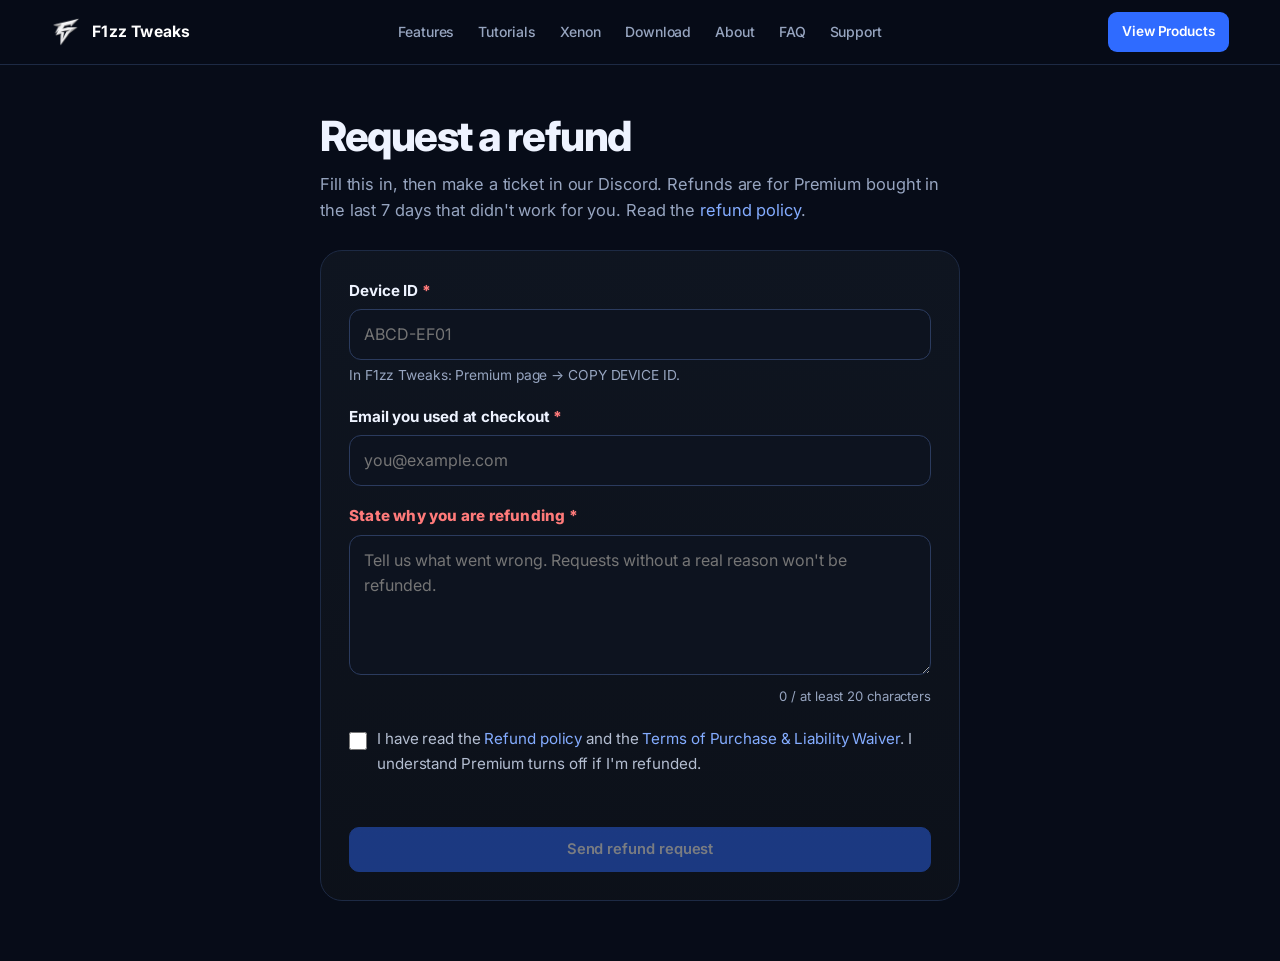
<file: refund.html>
<!DOCTYPE html>
<html lang="en">
<head>
<meta charset="utf-8">
<meta name="viewport" content="width=device-width, initial-scale=1">
<title>Request a Refund · F1zz Tweaks</title>
<link rel="canonical" href="https://f1zztweaks.com/refund">
<meta name="description" content="Request a refund for F1zz Tweaks Premium.">
<meta name="robots" content="noindex,follow">
<meta name="theme-color" content="#070c18">
<link rel="icon" href="/favicon.ico" sizes="32x32">
<link rel="icon" type="image/png" sizes="48x48" href="/favicon-48.png">
<link rel="preconnect" href="https://fonts.googleapis.com">
<link rel="preconnect" href="https://fonts.gstatic.com" crossorigin>
<link href="https://fonts.googleapis.com/css2?family=Archivo:wght@400;500;600;700;800;900&display=swap" rel="stylesheet">
<style>
  :root{
    --bg:#06090f; --panel:#0d111a; --stroke:#1f2738; --stroke2:#2c374c;
    --text:#e7edfa; --muted:#8c95a6; --blue2:#9ebcf7; --violet:#68a4f3; --red:#ff7a7a; --green:#54d696;
    --grad:linear-gradient(135deg,#6896f3 0%,#68a4f3 100%);
  }
  *{box-sizing:border-box;margin:0;padding:0}
  body{overflow-x:clip;font-family:"Archivo","Segoe UI",system-ui,-apple-system,Roboto,Helvetica,Arial,sans-serif;background:var(--bg);color:var(--text);line-height:1.6;-webkit-font-smoothing:antialiased}
  a{color:var(--blue2);text-decoration:none}a:hover{text-decoration:underline}
  .wrap{width:min(640px,92%);margin-inline:auto}

  .aurora{position:fixed;inset:0;z-index:-1;overflow:hidden;pointer-events:none;opacity:.42}
  .aurora i{position:absolute;border-radius:50%;filter:blur(100px)}
  .aurora i:nth-child(1){width:640px;height:640px;left:-160px;top:-180px;background:#4c83f0;opacity:.5}
  .aurora i:nth-child(2){width:560px;height:560px;right:-140px;top:4%;background:#4d94f1;opacity:.28}

  header{position:sticky;top:0;z-index:5;background:rgba(6,8,13,.88);border-bottom:1px solid #161f30}
  .nav{display:flex;align-items:center;justify-content:space-between;height:64px;width:min(1120px,92%);margin-inline:auto}
  .brand{display:flex;align-items:center;gap:12px;font-weight:700;color:var(--text)}
  .brand:hover{text-decoration:none}
  .brand img{width:36px;height:36px;border-radius:11px}
  .back{font-size:.92rem;font-weight:600;padding:9px 16px;border-radius:11px;border:1px solid var(--stroke2);background:#141b29;color:var(--text)}
  .back:hover{text-decoration:none;border-color:#46577a;background:#1b253a}

  h1{font-size:clamp(2rem,5vw,2.6rem);font-weight:800;letter-spacing:-1px;line-height:1.15;margin:48px 0 10px;background:var(--grad);-webkit-background-clip:text;background-clip:text;color:transparent;display:inline-block}
  .lead{color:#b3bdd0;margin-bottom:26px}
  .card{padding:28px;border:1px solid var(--stroke);border-radius:22px;background:linear-gradient(180deg,rgba(16,22,34,.86),rgba(13,17,26,.86));margin-bottom:60px}
  label.lbl{display:block;font-weight:700;font-size:.95rem;margin:18px 0 6px}
  label.lbl:first-child{margin-top:0}
  .lbl .req{color:var(--red);font-weight:800}
  .hint{color:var(--muted);font-size:.86rem;margin-top:4px}
  input[type=text],input[type=email],textarea{width:100%;padding:12px 14px;border-radius:12px;border:1px solid var(--stroke2);background:#0d131f;color:var(--text);font:inherit;font-size:1rem}
  textarea{min-height:140px;resize:vertical}
  input:focus,textarea:focus{outline:none;border-color:var(--blue2)}
  .bad{border-color:var(--red)!important}
  .why{color:var(--red);font-weight:800;letter-spacing:.2px}
  .agree{display:flex;gap:10px;align-items:flex-start;margin-top:20px;color:#b3bdd0;font-size:.95rem}
  .agree input{margin-top:5px;width:18px;height:18px;flex:none;accent-color:#6896f3}
  .btn{display:inline-flex;align-items:center;justify-content:center;gap:8px;padding:13px 22px;border-radius:12px;font:inherit;font-weight:700;font-size:1rem;border:1px solid var(--stroke2);background:#141b29;color:var(--text);cursor:pointer;text-decoration:none}
  .btn:hover{text-decoration:none;border-color:#46577a;background:#1b253a}
  .btn.primary{border-color:transparent;background:var(--grad)}
  .btn:disabled{opacity:.45;cursor:not-allowed}
  .row{display:flex;gap:12px;flex-wrap:wrap;margin-top:22px}
  .row .btn{flex:1;min-width:200px}
  .err{color:var(--red);font-size:.9rem;min-height:1.3em;margin-top:10px}
  .count{color:var(--muted);font-size:.82rem;text-align:right;margin-top:4px}
  .done h2{font-size:1.5rem;margin-bottom:8px}
  .done .ok{color:var(--green);font-weight:800}
  .done ol{margin:14px 0 0 22px;color:#b3bdd0;display:grid;gap:6px}
  pre{white-space:pre-wrap;word-break:break-word;font-family:Consolas,ui-monospace,monospace;font-size:.88rem;background:#0d131f;border:1px solid var(--stroke2);border-radius:12px;padding:14px;margin-top:14px;color:#d6e0f3}
  .hp{position:absolute;left:-9999px;width:1px;height:1px;overflow:hidden}
  [hidden]{display:none!important}
</style>
<link rel="stylesheet" href="site-header.css?v=2">
<link href="https://fonts.googleapis.com/css2?family=Inter:wght@400;500;600;700;800&display=swap" rel="stylesheet">
<link rel="stylesheet" href="site-modern.css?v=2">
</head>
<body>
<div class="aurora" aria-hidden="true"><i></i><i></i></div>
<header class="site-head">
  <div class="site-head-in">
    <a class="brand" href="./"><img src="logo.png" alt="F1zz Tweaks logo"><span>F1zz Tweaks</span></a>
    <nav class="site-nav" id="site-nav" aria-label="Main">
      <a href="./#features">Features</a>
      <a href="tutorials">Tutorials</a>
      <a href="xenon">Xenon</a>
      <a href="./#downloads">Download</a>
      <a href="about">About</a>
      <a href="./#faq">FAQ</a>
      <a data-support href="https://discord.gg/UBAZsf2PHt" target="_blank" rel="noopener noreferrer">Support</a>
    </nav>
    <a class="site-cta" href="shop">View Products</a>
    <button class="site-menu" type="button" aria-label="Menu" aria-expanded="false" aria-controls="site-nav"><svg viewBox="0 0 24 24" aria-hidden="true"><path d="M4 7h16M4 12h16M4 17h16"/></svg></button>
  </div>
</header>

<main class="wrap">
  <h1>Request a refund</h1>
  <p class="lead">Fill this in, then make a ticket in our Discord. Refunds are for Premium bought in the last 7 days that didn't work for you. Read the <a href="terms#refunds" target="_blank" rel="noopener">refund policy</a>.</p>

  <form class="card" id="form" novalidate>
    <label class="lbl" for="device">Device ID <span class="req">*</span></label>
    <input type="text" id="device" maxlength="9" placeholder="ABCD-EF01" autocomplete="off" spellcheck="false">
    <p class="hint">In F1zz Tweaks: Premium page &rarr; COPY DEVICE ID.</p>

    <label class="lbl" for="email">Email you used at checkout <span class="req">*</span></label>
    <input type="email" id="email" maxlength="120" placeholder="you@example.com" autocomplete="email" spellcheck="false">

    <label class="lbl" for="reason"><span class="why">State why you are refunding</span> <span class="req">*</span></label>
    <textarea id="reason" maxlength="2000" placeholder="Tell us what went wrong. Requests without a real reason won't be refunded."></textarea>
    <div class="count" id="count">0 / at least 20 characters</div>

    <div class="hp" aria-hidden="true"><input type="text" id="website" tabindex="-1" autocomplete="off"></div>

    <label class="agree">
      <input type="checkbox" id="agree">
      <span>I have read the <a href="terms#refunds" target="_blank" rel="noopener">Refund policy</a> and the <a href="terms#waiver" target="_blank" rel="noopener">Terms of Purchase &amp; Liability Waiver</a>. I understand Premium turns off if I'm refunded.</span>
    </label>

    <div class="err" id="err" aria-live="polite"></div>
    <div class="row"><button class="btn primary" type="submit" id="send" disabled>Send refund request</button></div>
  </form>

  <div class="card done" id="done" hidden>
    <h2><span class="ok">&#10003;</span> Request sent</h2>
    <p class="lead" style="margin:0">One more step: <b>make a ticket in our Discord</b>. Your request isn't looked at until you do.</p>
    <ol>
      <li>Press <b>Copy</b> below.</li>
      <li>Press <b>Open Discord</b> and make a ticket.</li>
      <li>Paste it into the ticket (Ctrl+V).</li>
    </ol>
    <pre id="summary"></pre>
    <div class="row">
      <button class="btn" type="button" id="copy">Copy</button>
      <a class="btn primary" id="discord" href="#" target="_blank" rel="noopener noreferrer">Open Discord</a>
    </div>
    <p class="hint" style="margin-top:14px">Once you're refunded, you'll get an email, and Premium turns off in the app.</p>
  </div>
</main>

<script>/* always load the newest site-settings.js, never a cached copy */document.write('<script src="site-settings.js?v='+Date.now()+'"><\/script>')</script>
<script>
(function () {
  var SITE = window.SITE || {};
  var $ = function (id) { return document.getElementById(id); };
  var device = $("device"), email = $("email"), reason = $("reason"), agree = $("agree"), send = $("send"), err = $("err");
  var ID = /^[0-9A-F]{4}-[0-9A-F]{4}$/, MAIL = /^[^\s@]+@[^\s@]+\.[^\s@]{2,}$/, MIN = 20;
  var params = new URLSearchParams(location.search);
  var licenseId = (params.get("license") || "").toUpperCase().replace(/[^0-9A-F]/g, "").slice(0, 8);

  function clean(v) {
    var hex = v.toUpperCase().replace(/[^0-9A-F]/g, "").slice(0, 8);
    return hex.length > 4 ? hex.slice(0, 4) + "-" + hex.slice(4) : hex;
  }
  device.value = clean(params.get("device") || (function () { try { return localStorage.getItem("f1zzDeviceId") || ""; } catch (e) { return ""; } })());

  function check() {
    var n = reason.value.trim().length;
    $("count").textContent = n + (n >= MIN ? " characters" : " / at least " + MIN + " characters");
    send.disabled = !(ID.test(device.value) && MAIL.test(email.value.trim()) && n >= MIN && agree.checked);
  }
  device.addEventListener("input", function () { device.value = clean(device.value); check(); });
  device.addEventListener("blur", function () { device.classList.toggle("bad", device.value.length > 0 && !ID.test(device.value)); });
  email.addEventListener("input", check);
  email.addEventListener("blur", function () { email.classList.toggle("bad", email.value.trim().length > 0 && !MAIL.test(email.value.trim())); });
  reason.addEventListener("input", check);
  agree.addEventListener("change", check);
  check();

  $("form").addEventListener("submit", function (e) {
    e.preventDefault();
    check();
    if (send.disabled) return;
    var api = (SITE.ordersApi || "").replace(/\/+$/, "");
    if (!/^https:\/\//.test(api)) { err.textContent = "Refund requests aren't set up yet. Make a ticket in our Discord instead."; return; }

    var body = { deviceId: device.value, email: email.value.trim(), reason: reason.value.trim(), licenseId: licenseId, website: $("website").value };
    send.disabled = true;
    send.textContent = "Sending…";
    err.textContent = "";
    fetch(api + "/refund-request", { method: "POST", headers: { "content-type": "application/json" }, body: JSON.stringify(body) })
      .then(function (r) { return r.json().catch(function () { return {}; }).then(function (j) { return { ok: r.ok, j: j }; }); })
      .then(function (res) {
        if (!res.ok) throw new Error(res.j.error || "We couldn't send your request. Try again in a minute.");
        $("summary").textContent =
          "REFUND REQUEST\n" +
          "Device ID: " + body.deviceId + "\n" +
          "Email used at checkout: " + body.email + "\n" +
          (licenseId ? "License ID: " + licenseId + "\n" : "") +
          "Reason: " + body.reason;
        $("discord").href = (SITE.discordInvite || "#");
        $("form").hidden = true;
        $("done").hidden = false;
        window.scrollTo({ top: 0, behavior: "smooth" });
      })
      .catch(function (x) {
        err.textContent = x.message || "We couldn't send your request. Try again in a minute.";
        send.textContent = "Send refund request";
        check();
      });
  });

  $("copy").addEventListener("click", function () {
    var t = $("summary").textContent, b = this;
    function ok() { b.textContent = "Copied ✓"; }
    if (navigator.clipboard) navigator.clipboard.writeText(t).then(ok, function () {});
    else { var r = document.createRange(); r.selectNodeContents($("summary")); getSelection().removeAllRanges(); getSelection().addRange(r); document.execCommand("copy"); ok(); }
  });
})();
</script>
<script src="site-header.js"></script>
</body>
</html>
</file>
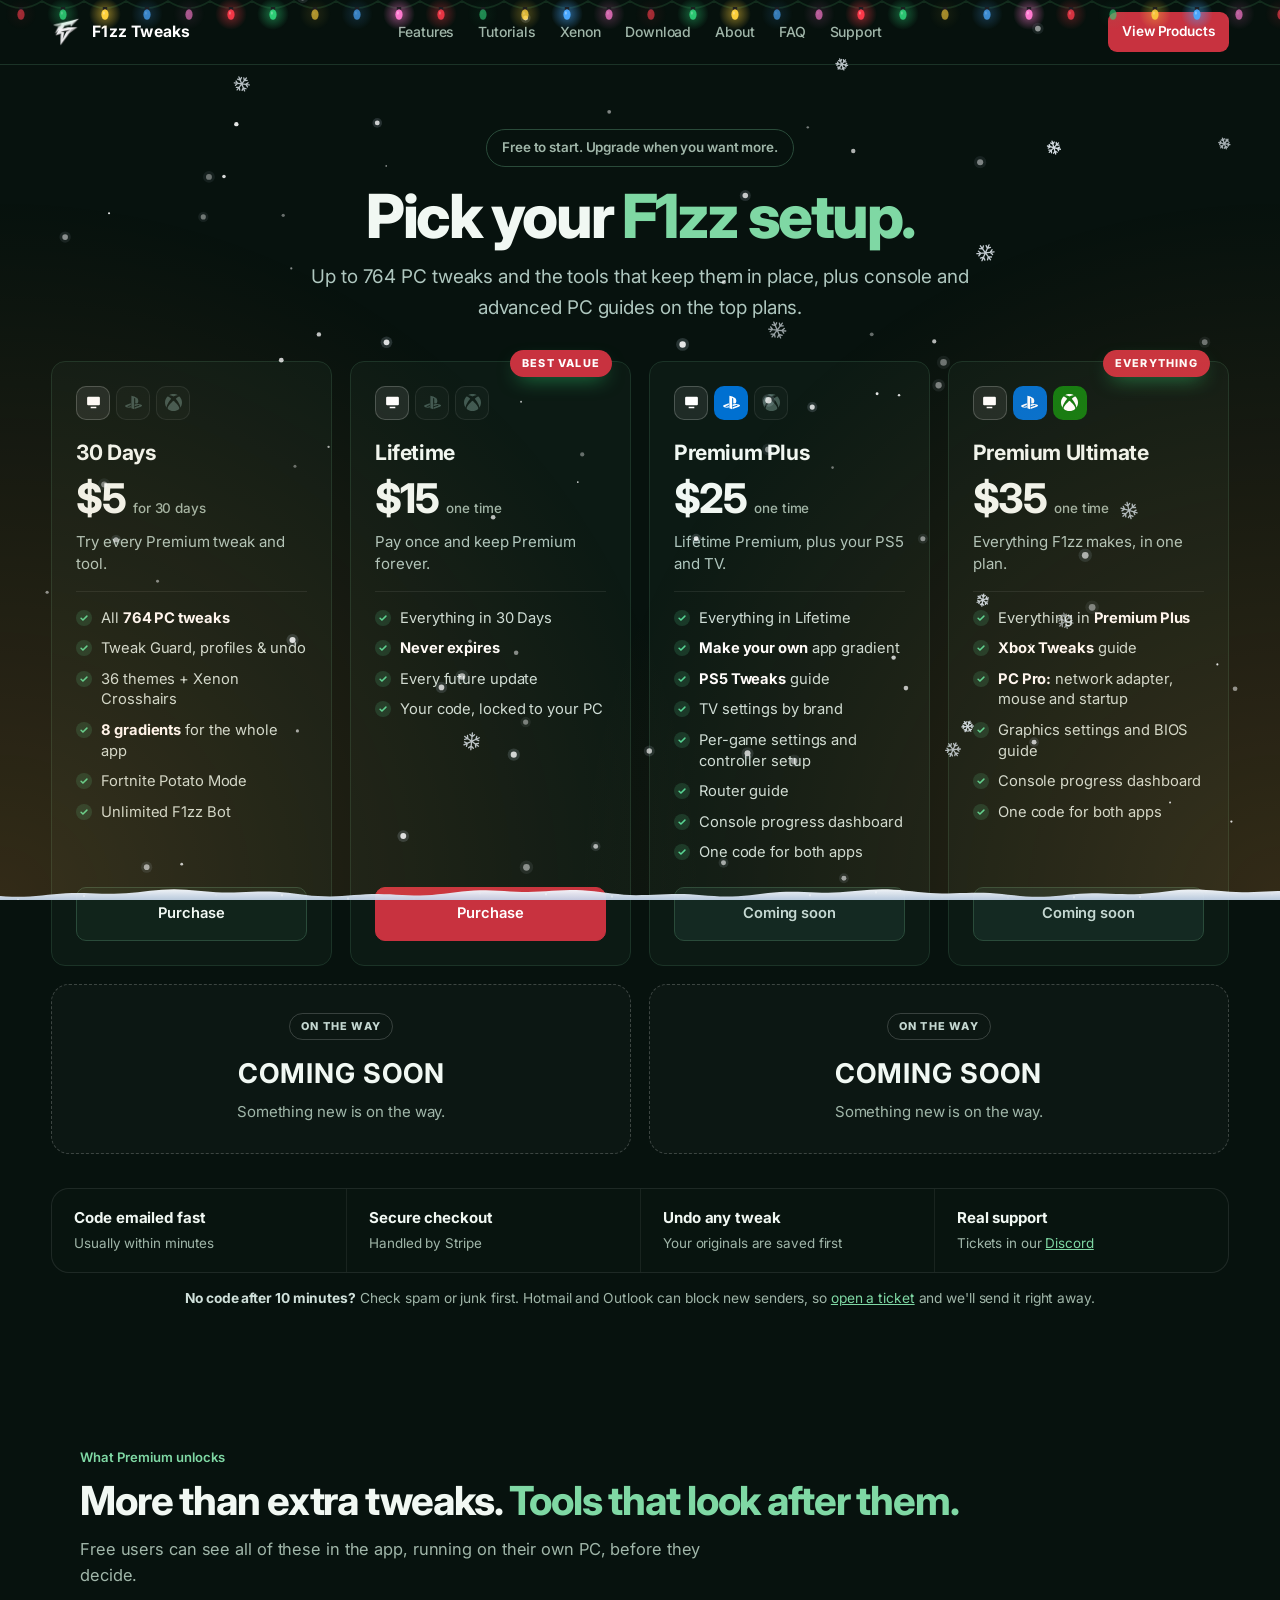
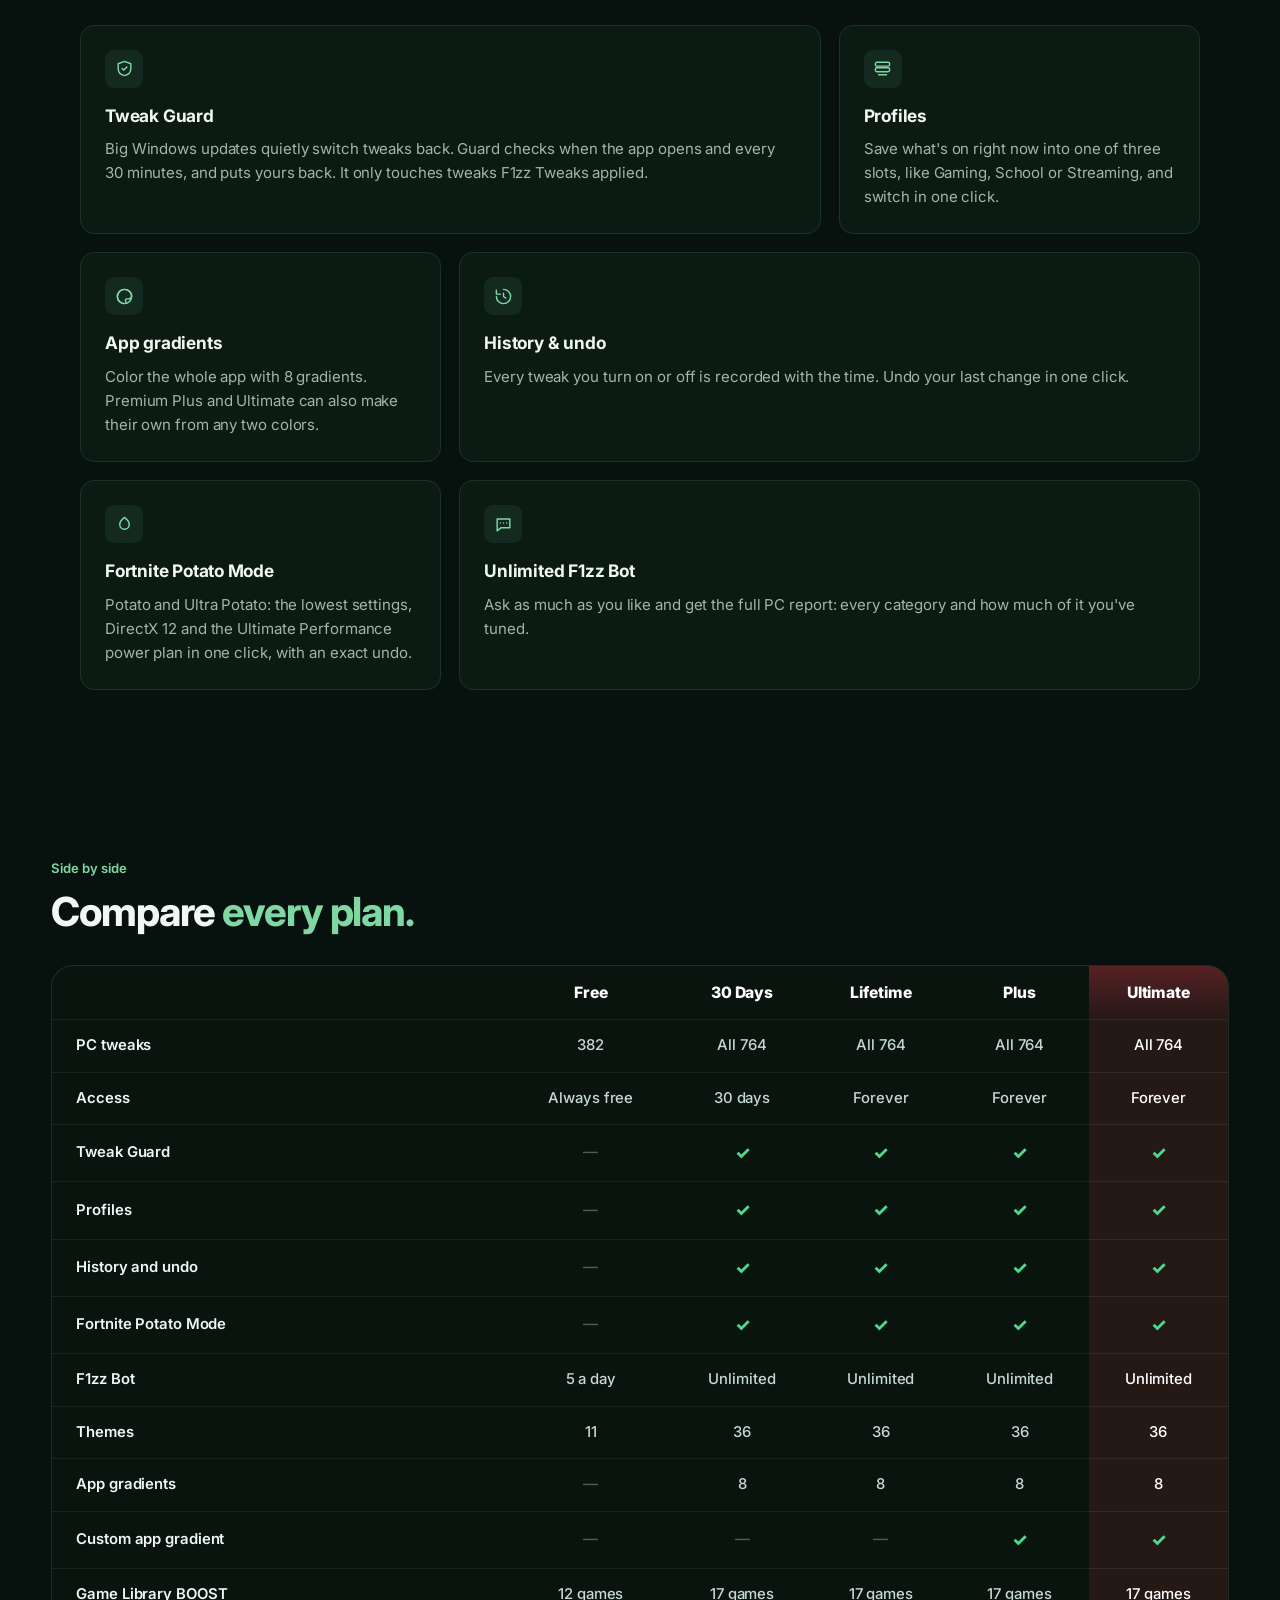
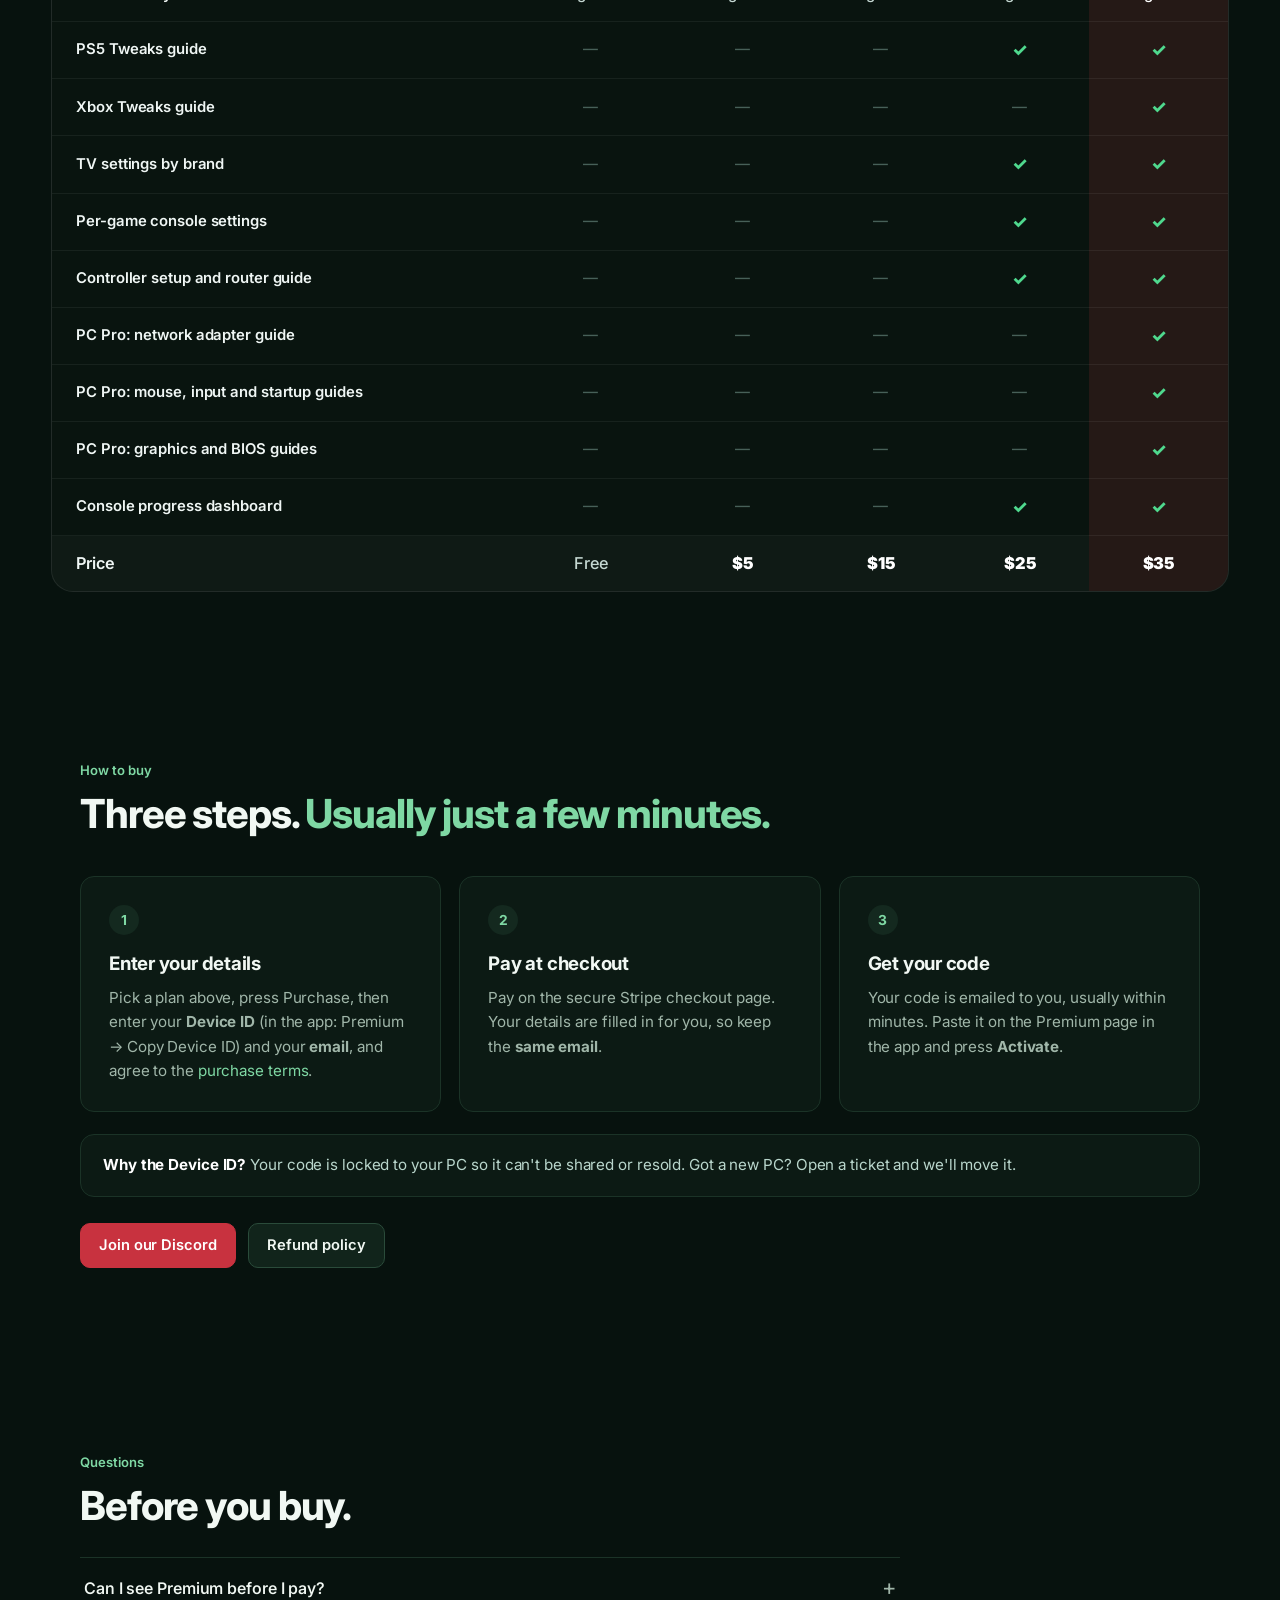
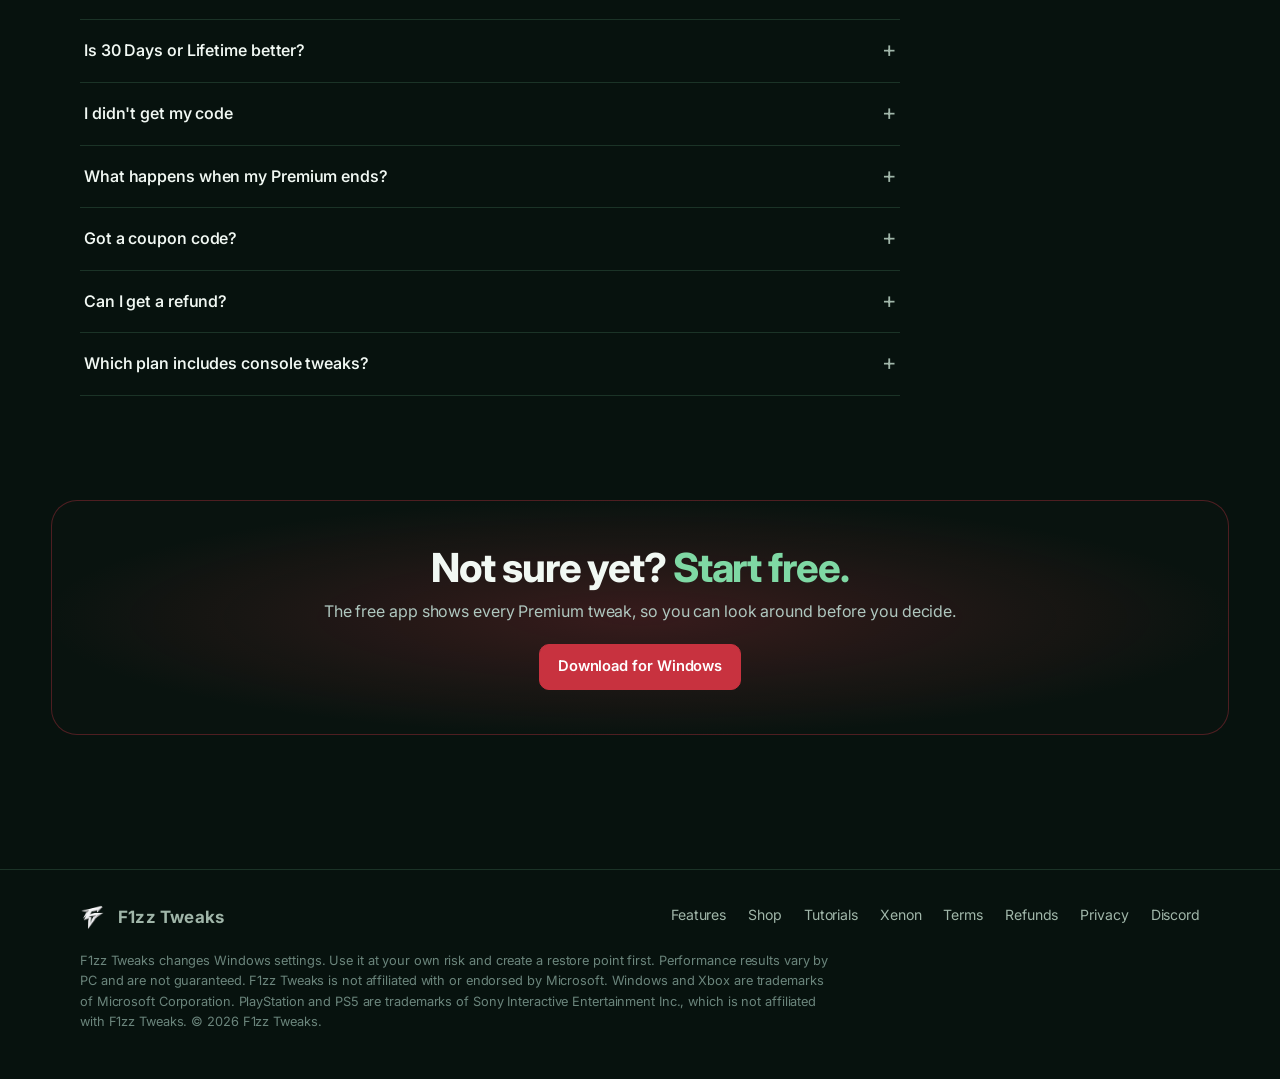
<file: shop.html>
<!DOCTYPE html>
<html lang="en">
<head>
<meta charset="utf-8">
<meta name="viewport" content="width=device-width, initial-scale=1">
<title>Shop · F1zz Tweaks</title>
<link rel="canonical" href="https://f1zztweaks.com/shop">
<meta name="description" content="The F1zz Tweaks Shop: Premium for 30 days or lifetime. Up to 764 Windows tweaks, Tweak Guard, profiles, undo history, Fortnite Potato Mode and unlimited F1zz Bot. Plus PS5 and Xbox guides with Premium Plus and Ultimate.">
<meta name="theme-color" content="#070c18">
<link rel="icon" href="/favicon.ico" sizes="32x32">
<link rel="icon" type="image/png" sizes="48x48" href="/favicon-48.png">
<link rel="icon" type="image/png" sizes="96x96" href="/favicon-96.png">
<link rel="icon" type="image/png" sizes="192x192" href="/icon-192.png">
<link rel="apple-touch-icon" href="/apple-touch-icon.png">
<link rel="manifest" href="/site.webmanifest">

<!--
  ╔══════════════════════════════════════════════════════════════════════════╗
  ║  HOW TO EDIT THIS PAGE                                                    ║
  ║  Everything you need to change is in the file site-settings.js (next to    ║
  ║  this one). Links you leave empty turn into   ║
  ║  greyed-out "Coming soon" buttons, so nobody can click a broken link.     ║
  ╚══════════════════════════════════════════════════════════════════════════╝
-->

<script>document.documentElement.className+=' js'</script>
<link rel="preconnect" href="https://fonts.googleapis.com">
<link rel="preconnect" href="https://fonts.gstatic.com" crossorigin>
<link href="https://fonts.googleapis.com/css2?family=Archivo:wght@400;500;600;700;800;900&family=JetBrains+Mono:wght@500;700&display=swap" rel="stylesheet">
<style>
  :root{
    --bg:#06090f; --panel:#0d111a; --panel2:#101622; --stroke:#1f2738; --stroke2:#2c374c;
    --text:#e7edfa; --muted:#8c95a6; --blue:#6896f3; --blue2:#9ebcf7; --violet:#68a4f3;
    --green:#54d696; --amber:#ffbe50;
    --grad:linear-gradient(135deg,#6896f3 0%,#68a4f3 100%);
    --radius:20px;
  }
  *{box-sizing:border-box;margin:0;padding:0}
  html{scroll-behavior:smooth;scroll-padding-top:84px}
  body{
    overflow-x:clip;
    font-family:"Segoe UI",system-ui,-apple-system,Roboto,Helvetica,Arial,sans-serif;
    background:var(--bg); color:var(--text); line-height:1.6; -webkit-font-smoothing:antialiased;
    background-image:
      radial-gradient(900px 500px at 85% -5%, rgba(104,150,243,.2), transparent 60%),
      radial-gradient(700px 480px at 0% 12%, rgba(104,164,243,.10), transparent 60%);
    background-repeat:no-repeat;
  }
  a{color:inherit;text-decoration:none}
  img{max-width:100%}
  .wrap{width:min(1120px,92%);margin-inline:auto}
  .muted{color:var(--muted)}
  .grad-text{background:var(--grad);-webkit-background-clip:text;background-clip:text;color:transparent}

  /* ---------- nav ---------- */
  header{position:sticky;top:0;z-index:50;backdrop-filter:blur(14px);background:rgba(7,10,15,.72);border-bottom:1px solid rgba(31,39,54,.7)}
  .nav{display:flex;align-items:center;gap:28px;height:68px}
  .brand{display:flex;align-items:center;gap:12px;font-weight:700;font-size:1.06rem;letter-spacing:.2px}
  .brand img{width:38px;height:38px;border-radius:11px;background:linear-gradient(160deg,#1f3052,#0f1520);border:1px solid #374f80;padding:5px}
  .nav-links{display:flex;gap:24px;margin-left:12px;color:var(--muted);font-size:.95rem}
  .nav-links a:hover{color:var(--text)}
  .nav-cta{margin-left:auto;display:flex;gap:10px}

  /* ---------- buttons ---------- */
  .btn{display:inline-flex;align-items:center;justify-content:center;gap:8px;padding:12px 22px;border-radius:13px;font-weight:600;font-size:.97rem;border:1px solid var(--stroke2);background:#141b29;color:var(--text);cursor:pointer;transition:transform .15s,border-color .15s,background .15s,box-shadow .15s}
  .btn:hover{border-color:#46577a;background:#1b253a;transform:translateY(-1px)}
  .btn.primary{border-color:transparent;background:var(--grad);box-shadow:0 8px 28px -8px rgba(102,149,243,.65)}
  .btn.primary:hover{box-shadow:0 12px 34px -8px rgba(121,162,244,.85);filter:brightness(1.08)}
  .btn.small{padding:9px 16px;font-size:.9rem;border-radius:11px}
  .btn.block{width:100%}
  .btn.disabled,a[data-need]:not([data-ready]){opacity:.45;pointer-events:none;filter:grayscale(.4)}
  .btn.soon{opacity:.8!important;filter:none!important;letter-spacing:2px;font-weight:800;font-size:.85rem;cursor:default}

  /* ---------- hero ---------- */
  .hero{padding:78px 0 54px;display:grid;grid-template-columns:1.02fr 1fr;gap:54px;align-items:center}
  .pill{display:inline-flex;align-items:center;gap:8px;padding:7px 14px;border-radius:99px;border:1px solid #253148;background:rgba(20,31,52,.7);font-size:.82rem;color:var(--blue2);font-weight:600;letter-spacing:.3px}
  .pill i{width:7px;height:7px;border-radius:50%;background:var(--green);box-shadow:0 0 10px var(--green)}
  h1{font-size:clamp(2.4rem,5.4vw,3.9rem);line-height:1.06;letter-spacing:-1.4px;margin:20px 0 18px}
  .lead{font-size:1.14rem;color:#aab3c6;max-width:540px}
  .hero-cta{display:flex;flex-wrap:wrap;gap:12px;margin:30px 0 16px}
  .fine{font-size:.84rem;color:var(--muted)}
  .stats{display:flex;gap:34px;margin-top:34px}
  .stat b{display:block;font-size:1.7rem;letter-spacing:-.5px}
  .stat span{font-size:.84rem;color:var(--muted)}

  /* ---------- app mock ---------- */
  .stage{position:relative}
  .stage::before{content:"";position:absolute;inset:-8% -6%;background:radial-gradient(closest-side,rgba(112,156,243,.34),transparent 72%);filter:blur(10px);z-index:0}
  .app{position:relative;z-index:1;display:grid;grid-template-columns:150px 1fr;border-radius:22px;overflow:hidden;border:1px solid #29395a;background:#0a0e17;box-shadow:0 40px 90px -30px rgba(0,0,0,.9),0 0 0 1px rgba(255,255,255,.02) inset;transform:perspective(1400px) rotateY(-7deg) rotateX(2.5deg);transition:transform .5s}
  .stage:hover .app{transform:perspective(1400px) rotateY(-2deg) rotateX(1deg)}
  .a-side{background:linear-gradient(180deg,#14223d 0%,#0a0e15 46%);padding:16px 12px;border-right:1px solid #1a2130}
  .a-logo{display:flex;align-items:center;gap:8px;font-weight:700;font-size:.78rem;margin-bottom:16px}
  .a-logo img{width:26px;height:26px;border-radius:8px;border:1px solid #374f80;background:#152138;padding:3px}
  .a-nav{display:flex;flex-direction:column;gap:5px;font-size:.72rem;color:#98a1b4}
  .a-nav div{padding:8px 10px;border-radius:9px}
  .a-nav .act{background:#1a2b4d;border:1px solid #3f62a8;color:#fff;position:relative}
  .a-nav .act::before{content:"";position:absolute;left:0;top:9px;bottom:9px;width:3px;border-radius:3px;background:var(--blue2)}
  .a-live{margin-top:16px;font-size:.62rem;color:#98a1b4}
  .a-bar{height:5px;border-radius:4px;background:#1c2434;margin:5px 0 10px;overflow:hidden}
  .a-bar span{display:block;height:100%;border-radius:4px;background:var(--grad)}
  .a-main{padding:16px 16px 18px}
  .a-title{display:flex;justify-content:space-between;align-items:center;margin-bottom:12px}
  .a-title b{font-size:.95rem}
  .a-title span{color:#727b8c;font-size:.8rem;letter-spacing:3px}
  .a-pills{display:flex;gap:6px;margin-bottom:12px;flex-wrap:wrap}
  .a-pills i{font-style:normal;font-size:.62rem;padding:4px 10px;border-radius:99px;border:1px solid #263044;color:#8c95a6}
  .a-pills i.on{border-color:#5e89e0;background:#1a3263;color:#fff}
  .a-grid{display:grid;grid-template-columns:repeat(2,minmax(0,1fr));gap:9px}
  .card{min-width:0;position:relative;border:1px solid #1e2637;border-radius:14px;padding:10px;background:linear-gradient(180deg,#121a2a,#0e131d);overflow:hidden}
  .card.on{border-color:#3a5996}
  .card.on::before{content:"";position:absolute;left:0;right:0;top:0;height:3px;background:var(--grad)}
  .c-top{display:flex;align-items:center;gap:6px}
  .tile{width:22px;height:22px;border-radius:7px;display:grid;place-items:center;background:#182132;border:1px solid #263044;flex:none}
  .card.on .tile{background:#1c376c;border-color:#4972c4}
  .tile svg{width:12px;height:12px;fill:none;stroke:#8c95a6;stroke-width:2;stroke-linecap:round;stroke-linejoin:round}
  .card.on .tile svg{stroke:var(--blue2)}
  .c-name{font-size:.64rem;font-weight:600;line-height:1.2;flex:1;min-width:0;overflow-wrap:break-word}
  .tg{width:28px;height:16px;border-radius:9px;background:#252e40;position:relative;flex:none}
  .tg::after{content:"";position:absolute;top:2px;left:2px;width:12px;height:12px;border-radius:50%;background:#9ea7b8;transition:.2s}
  .tg.on{background:var(--grad)}
  .tg.on::after{left:14px;background:#fff}
  .c-desc{font-size:.58rem;color:#808898;margin:7px 0 7px;line-height:1.35}
  .chips{display:flex;gap:5px}
  .chip{font-size:.5rem;font-weight:700;letter-spacing:.4px;padding:2px 6px;border-radius:5px}
  .chip.safe{background:#0e3428;color:var(--green)}
  .chip.pro{background:var(--grad);color:#fff}
  .a-live2{display:grid;grid-template-columns:repeat(3,minmax(0,1fr));gap:9px;margin-top:10px}
  .gauge{border:1px solid #1e2637;border-radius:14px;padding:10px;background:#0e131d;display:flex;align-items:center;gap:9px}
  .ring{--v:37;width:38px;height:38px;border-radius:50%;background:conic-gradient(var(--blue) calc(var(--v)*1%), #1c2434 0);position:relative;flex:none}
  .ring::after{content:"";position:absolute;inset:5px;border-radius:50%;background:#0e131d}
  .gauge small{display:block;font-size:.5rem;color:#727b8c;letter-spacing:.8px}
  .gauge b{font-size:.78rem}

  /* ---------- sections ---------- */
  section{padding:76px 0}
  .eyebrow{font-size:.8rem;letter-spacing:2px;font-weight:700;color:var(--blue2);text-transform:uppercase}
  h2{font-size:clamp(1.8rem,3.6vw,2.6rem);letter-spacing:-.8px;line-height:1.15;margin:12px 0 14px}
  .sec-lead{color:#a6afc2;max-width:640px;font-size:1.05rem}
  .grid3{display:grid;grid-template-columns:repeat(3,1fr);gap:18px;margin-top:40px}
  .feat{padding:26px;border-radius:var(--radius);border:1px solid var(--stroke);background:linear-gradient(180deg,var(--panel2),var(--panel));position:relative;overflow:hidden;transition:border-color .2s,transform .2s}
  .feat::before{content:"";position:absolute;left:24px;right:24px;top:0;height:1px;background:linear-gradient(90deg,transparent,rgba(255,255,255,.2),transparent)}
  .feat:hover{border-color:#3c4b68;transform:translateY(-3px)}
  .ico{width:44px;height:44px;border-radius:13px;display:grid;place-items:center;background:#152138;border:1px solid #354f82;margin-bottom:16px}
  .ico svg{width:22px;height:22px;fill:none;stroke:var(--blue2);stroke-width:1.8;stroke-linecap:round;stroke-linejoin:round}
  .feat h3{font-size:1.08rem;margin-bottom:8px}
  .feat p{color:var(--muted);font-size:.95rem}

  /* ---------- plans ---------- */
  .plans{display:grid;grid-template-columns:1fr 1.18fr;gap:20px;margin-top:42px;align-items:stretch}
  .plan{padding:32px;border-radius:24px;border:1px solid var(--stroke);background:linear-gradient(180deg,var(--panel2),var(--panel));display:flex;flex-direction:column}
  .plan.pro{border-color:#3c588f;background:linear-gradient(160deg,#1a2f5a 0%,#0f1624 52%);position:relative;box-shadow:0 30px 80px -40px rgba(102,149,243,.55)}
  .tag{align-self:flex-start;font-size:.72rem;font-weight:700;letter-spacing:1.2px;padding:5px 12px;border-radius:99px;background:#18202f;color:var(--muted)}
  .pro .tag{background:var(--grad);color:#fff}
  .plan h3{font-size:1.6rem;margin:16px 0 4px}
  .plan .sub{color:var(--muted);font-size:.95rem;margin-bottom:20px}
  .list{list-style:none;display:grid;gap:11px;margin-bottom:26px}
  .list li{display:flex;gap:11px;font-size:.96rem;color:#c7cfdf}
  .list li::before{content:"";width:18px;height:18px;border-radius:50%;flex:none;margin-top:3px;background:#0e3428 url("data:image/svg+xml,%3Csvg xmlns='http://www.w3.org/2000/svg' viewBox='0 0 24 24' fill='none' stroke='%2354d696' stroke-width='3.4' stroke-linecap='round' stroke-linejoin='round'%3E%3Cpath d='M5 12.5l4.5 4.5L19 7.5'/%3E%3C/svg%3E") center/11px no-repeat}
  .pro .list li::before{background-color:#1f3560}
  .pchips{display:flex;flex-wrap:wrap;gap:7px;margin:4px 0 26px}
  .pchips span{font-size:.78rem;padding:5px 11px;border-radius:99px;border:1px solid #314670;background:rgba(64,99,170,.18);color:#c4d6fa}
  .price-row{display:grid;grid-template-columns:1fr 1fr;gap:12px;margin-top:auto}
  .opt{border:1px solid #314875;border-radius:16px;padding:16px;background:rgba(9,13,22,.55);display:flex;flex-direction:column;gap:10px}
  .opt .p{font-size:1.9rem;font-weight:800;letter-spacing:-1px}
  .opt .p small{font-size:.82rem;font-weight:500;color:var(--muted);letter-spacing:0}
  .opt .l{font-size:.86rem;color:var(--muted)}
  .note{margin-top:16px;font-size:.84rem;color:var(--muted);display:flex;gap:9px}
  .note b{color:#cbd3e4}

  /* ---------- how ---------- */
  .steps{display:grid;grid-template-columns:repeat(3,1fr);gap:18px;margin-top:40px;counter-reset:s}
  .step{padding:28px;border-radius:var(--radius);border:1px solid var(--stroke);background:var(--panel);position:relative}
  .step::before{counter-increment:s;content:counter(s);display:grid;place-items:center;width:38px;height:38px;border-radius:50%;background:var(--grad);font-weight:800;margin-bottom:16px}
  .step h3{margin-bottom:7px}
  .step p{color:var(--muted);font-size:.95rem}
  .callout{margin-top:22px;padding:18px 22px;border-radius:16px;border:1px solid #33425f;background:rgba(22,33,56,.55);color:#b9c3d6;font-size:.95rem}
  .callout b{color:#fff}

  /* ---------- faq ---------- */
  .faq{margin-top:34px;display:grid;gap:12px;max-width:880px}
  details{border:1px solid var(--stroke);border-radius:16px;background:var(--panel);padding:0 22px;transition:border-color .2s}
  details[open]{border-color:#3c4b68;background:var(--panel2)}
  summary{cursor:pointer;list-style:none;padding:19px 0;font-weight:600;display:flex;justify-content:space-between;gap:16px}
  summary::-webkit-details-marker{display:none}
  summary::after{content:"+";color:var(--blue2);font-size:1.4rem;line-height:1}
  details[open] summary::after{content:"–"}
  details p{padding:0 0 20px;color:#a6afc2;font-size:.97rem}
  details p + p{margin-top:-8px}

  /* ---------- footer ---------- */
  .cta{margin:20px 0 10px;padding:46px;border-radius:28px;text-align:center;border:1px solid #3a558c;background:linear-gradient(135deg,rgba(104,150,243,.2),rgba(104,164,243,.18))}
  .cta h2{margin-top:0}
  .cta .hero-cta{justify-content:center}
  footer{border-top:1px solid var(--stroke);padding:34px 0 46px;margin-top:50px;color:var(--muted);font-size:.88rem}
  .foot{display:flex;flex-wrap:wrap;gap:20px 36px;justify-content:space-between}
  .foot nav{display:flex;gap:22px;flex-wrap:wrap}
  .foot a:hover{color:var(--text)}
  .legal{margin-top:20px;font-size:.8rem;color:#6b7485;max-width:760px}

  /* ---------- download notice ---------- */
  .dl-notice{position:fixed;left:50%;bottom:26px;transform:translateX(-50%) translateY(20px);opacity:0;pointer-events:none;z-index:80;max-width:92vw;
    padding:14px 22px;border-radius:16px;border:1px solid #3a558c;background:rgba(13,19,30,.95);backdrop-filter:blur(12px);
    box-shadow:0 18px 50px -12px rgba(0,0,0,.8);font-size:.95rem;transition:opacity .25s,transform .25s}
  .dl-notice.show{opacity:1;transform:translateX(-50%) translateY(0);pointer-events:auto}
  .dl-notice b{display:block}
  .dl-notice span{color:var(--muted);font-size:.88rem}
  .dl-notice a{color:var(--blue2);text-decoration:underline}

  /* ---------- before-you-buy step (Device ID + agreement) ---------- */
  .buy-gate{position:fixed;inset:0;z-index:90;display:none;align-items:center;justify-content:center;padding:16px;background:rgba(3,5,10,.78);backdrop-filter:blur(6px)}
  .buy-gate.show{display:flex}
  .bg-box{width:100%;max-width:520px;max-height:calc(100vh - 32px);overflow:auto;padding:28px 26px 24px;border-radius:20px;border:1px solid var(--stroke2);background:var(--panel);box-shadow:0 30px 80px -20px rgba(0,0,0,.9)}
  .bg-box h3{font-size:1.35rem;margin-bottom:4px}
  .bg-box .bg-plan{color:var(--blue2);font-weight:700;font-size:.9rem;margin-bottom:18px}
  .bg-box ol{margin:0 0 18px 20px;color:var(--muted);font-size:.93rem}
  .bg-box ol li{margin-bottom:4px}
  .bg-box ol b{color:var(--text)}
  .bg-box label.bg-lbl{display:block;font-weight:700;font-size:.85rem;margin-bottom:6px}
  .bg-box input[type=text],.bg-box input[type=email]{width:100%;padding:13px 14px;border-radius:12px;border:1px solid var(--stroke2);background:#090d14;color:var(--text);font:600 1.15rem "JetBrains Mono",ui-monospace,monospace;letter-spacing:3px;text-transform:uppercase}
  .bg-box input[type=email]{font-family:inherit;font-size:1rem;font-weight:500;letter-spacing:0;text-transform:none}
  .bg-box input:focus{outline:none;border-color:var(--blue2)}
  .bg-box input.bad{border-color:#ff5c7a}
  .bg-err{min-height:20px;margin:6px 0 12px;font-size:.84rem;color:#ff7d95}
  .bg-agree{display:flex;gap:10px;align-items:flex-start;padding:13px 14px;border-radius:12px;border:1px solid var(--stroke);background:#0a0e17;font-size:.9rem;color:var(--muted);cursor:pointer}
  .bg-agree input{margin-top:3px;width:18px;height:18px;flex:none;accent-color:#85aaf5}
  .bg-agree a{color:var(--blue2);text-decoration:underline}
  .bg-btns{display:flex;gap:10px;margin-top:18px}
  .bg-btns .btn{flex:1}
  .bg-btns .btn[disabled]{opacity:.4;pointer-events:none}
  .bg-after{margin-top:14px;font-size:.84rem;color:var(--muted)}


  /* ═════════════ v3 look: aurora, glass, motion ═════════════ */
  .js .reveal{opacity:0;transform:translateY(26px);transition:opacity .75s cubic-bezier(.2,.7,.2,1),transform .75s cubic-bezier(.2,.7,.2,1);transition-delay:var(--d,0s)}
  .js .reveal.in{opacity:1;transform:none}
  body{background-image:none}
  .aurora{position:fixed;inset:0;z-index:-1;overflow:hidden;pointer-events:none}
  .aurora i{position:absolute;border-radius:50%;filter:blur(100px);will-change:transform}
  .aurora i:nth-child(1){width:640px;height:640px;left:-160px;top:-180px;background:#4c83f0;opacity:.5;animation:drift1 26s ease-in-out infinite alternate}
  .aurora i:nth-child(2){width:560px;height:560px;right:-140px;top:4%;background:#4d94f1;opacity:.28;animation:drift2 30s ease-in-out infinite alternate}
  .aurora i:nth-child(3){width:520px;height:520px;left:28%;top:52%;background:#2d6bff;opacity:.2;animation:drift3 34s ease-in-out infinite alternate}
  @keyframes drift1{to{transform:translate(180px,140px) scale(1.15)}}
  @keyframes drift2{to{transform:translate(-160px,200px) scale(.9)}}
  @keyframes drift3{to{transform:translate(120px,-160px) scale(1.2)}}
  html{scroll-padding-top:98px}
  header{background:none;border:0;backdrop-filter:none;padding-top:12px}
  .nav{height:64px;padding:0 14px 0 18px;border:1px solid var(--stroke2);border-radius:20px;background:rgba(10,15,24,.66);backdrop-filter:blur(18px);box-shadow:0 18px 44px -22px rgba(0,0,0,.85)}
  .nav-links a{position:relative;padding:4px 0}
  .nav-links a::after{content:"";position:absolute;left:0;right:0;bottom:-2px;height:2px;border-radius:2px;background:var(--grad);transform:scaleX(0);transform-origin:left;transition:transform .25s}
  .nav-links a:hover::after{transform:scaleX(1)}
  .grad-text{background-image:linear-gradient(90deg,#76a0f4,#68a4f3,#76a0f4);background-size:200% auto;animation:shine 7s linear infinite}
  @keyframes shine{to{background-position:200% center}}
  h1{font-size:clamp(2.5rem,5.8vw,4.3rem);letter-spacing:-2px}
  .btn.primary{position:relative;overflow:hidden}
  .btn.primary::after{content:"";position:absolute;top:0;bottom:0;width:60px;left:-90px;background:linear-gradient(100deg,transparent,rgba(255,255,255,.35),transparent);transform:skewX(-20deg);transition:left .6s}
  .btn.primary:hover::after{left:calc(100% + 40px)}
  .pill i{animation:pulse 2s ease-in-out infinite}
  @keyframes pulse{50%{box-shadow:0 0 0 6px rgba(84,214,150,0)}0%{box-shadow:0 0 0 0 rgba(84,214,150,.5)}}

  /* app preview: top tabs + bottom stats bar, like the real app */
  .app{grid-template-columns:1fr;grid-template-rows:auto 1fr auto}
  .a-head{display:flex;align-items:center;gap:10px;padding:10px 12px;border-bottom:1px solid #1c263a;background:linear-gradient(90deg,#1a305c,#0d121d)}
  .a-logo{margin:0}
  .a-tabs{display:flex;align-items:center;gap:3px;margin-left:6px}
  .a-tabs span{width:26px;height:26px;border-radius:9px;display:grid;place-items:center;color:#949db0}
  .a-tabs span.act{width:auto;padding:0 10px 0 7px;gap:6px;display:flex;align-items:center;background:#1a3263;border:1px solid #3f62a8;color:#fff;font-size:.62rem;font-weight:600}
  .a-tabs svg{width:13px;height:13px;fill:none;stroke:currentColor;stroke-width:2;stroke-linecap:round;stroke-linejoin:round}
  .a-dots{margin-left:auto;display:flex;gap:4px}
  .a-dots i{width:9px;height:9px;border-radius:50%;background:linear-gradient(135deg,#6896f3,#68a4f3)}
  .a-dots i:nth-child(2){background:linear-gradient(135deg,#20c48a,#54e2aa)}
  .a-dots i:nth-child(3){background:linear-gradient(135deg,#ff7a46,#ffaa70)}
  .a-dots i:nth-child(4){background:linear-gradient(135deg,#ffbc34,#ffd676)}
  .a-dots i:nth-child(5){background:linear-gradient(135deg,#3cdcc8,#82f0e1)}
  .a-foot{display:flex;gap:14px;align-items:center;padding:9px 14px;border-top:1px solid #1c263a;font-size:.56rem;letter-spacing:.6px;color:#949db0;background:#0a0e17}
  .a-foot .mb{flex:1;min-width:0}
  .a-foot .a-bar{margin:4px 0 0}
  .a-foot em{font-style:normal;color:#9ebcf7;font-weight:700}
  .float{position:absolute;z-index:3;padding:11px 15px;border-radius:16px;background:rgba(15,23,38,.82);border:1px solid #2e3d5c;backdrop-filter:blur(12px);box-shadow:0 22px 50px -18px rgba(0,0,0,.85);font-size:.78rem;animation:bob 6.5s ease-in-out infinite}
  .float b{display:block;font-size:.84rem}
  .float span{color:var(--muted);font-size:.74rem}
  .float.f1{right:-18px;top:-22px}
  .float.f2{left:-26px;bottom:34px;animation-delay:-3s;display:flex;align-items:center;gap:12px}
  .float .ring{width:42px;height:42px}
  .float .ring::after{background:#10192a}
  @keyframes bob{50%{transform:translateY(-9px)}}

  /* category marquee */
  .marquee{overflow:hidden;border-block:1px solid var(--stroke);background:rgba(11,17,28,.55);backdrop-filter:blur(6px);padding:15px 0;margin:6px 0 0;-webkit-mask-image:linear-gradient(90deg,transparent,#000 8%,#000 92%,transparent);mask-image:linear-gradient(90deg,transparent,#000 8%,#000 92%,transparent)}
  .marquee div{display:flex;gap:44px;width:max-content;animation:scrollx 34s linear infinite;font-weight:700;letter-spacing:2px;font-size:.82rem;color:#8893a8;text-transform:uppercase}
  .marquee span::before{content:"✦";color:var(--violet);margin-right:44px}
  @keyframes scrollx{to{transform:translateX(-50%)}}

  /* bento features + spotlight cards */
  .grid3 .feat:nth-child(1),.grid3 .feat:nth-child(4),.grid3 .feat:nth-child(6){grid-column:span 2}
  .feat,.plan,.step,.opt{--mx:50%;--my:-40%}
  .feat::after,.step::after{content:"";position:absolute;inset:0;border-radius:inherit;background:radial-gradient(280px circle at var(--mx) var(--my),rgba(167,194,248,.12),transparent 62%);opacity:0;transition:opacity .3s;pointer-events:none}
  .feat:hover::after,.step:hover::after{opacity:1}
  .feat,.step,.plan{backdrop-filter:blur(6px)}
  .ico{background:linear-gradient(135deg,#1a305c,#1f3766);border-color:#3f62a8}

  /* F1zz Bot section */
  .bot-grid{display:grid;grid-template-columns:1fr 1.05fr;gap:54px;align-items:center}
  .chat-mock{border:1px solid var(--stroke2);border-radius:26px;background:linear-gradient(180deg,rgba(16,25,42,.9),rgba(10,15,24,.9));padding:18px;box-shadow:0 40px 80px -40px rgba(93,143,242,.55)}
  .ch-head{display:flex;align-items:center;gap:12px;padding-bottom:14px;border-bottom:1px solid var(--stroke);margin-bottom:16px}
  .ch-av{width:38px;height:38px;border-radius:50%;display:grid;place-items:center;font-weight:800;font-size:.8rem;background:var(--grad)}
  .ch-head small{display:block;color:var(--green);font-size:.74rem}
  .bub{width:fit-content;max-width:82%;padding:11px 15px;border-radius:16px;font-size:.88rem;line-height:1.5;margin-bottom:11px}
  .bub.bot{background:#151e30;border:1px solid #29354d;border-top-left-radius:5px}
  .bub.me{margin-left:auto;background:var(--grad);border-top-right-radius:5px}
  .bub b{color:#d0defb}
  .bub.bot ul{margin:6px 0 0 18px;color:#c0cbe0}
  .ch-act{display:flex;gap:10px;margin-top:4px}
  .ch-act span{font-size:.78rem;font-weight:700;padding:7px 14px;border-radius:10px;border:1px solid #2e3d5c;background:#121a29}
  .ch-act span.go{background:var(--grad);border-color:transparent}
  .perks{list-style:none;display:grid;gap:12px;margin-top:26px}
  .perks li{display:flex;gap:14px;align-items:flex-start;color:#c8d1e4}
  .perks li b{display:block;color:var(--text)}
  .perks .pi{width:38px;height:38px;border-radius:12px;display:grid;place-items:center;flex:none;background:linear-gradient(135deg,#1a305c,#1f3766);border:1px solid #3f62a8}
  .perks .pi svg{width:19px;height:19px;fill:none;stroke:#bbd0f9;stroke-width:1.9;stroke-linecap:round;stroke-linejoin:round}
  .cta{background:linear-gradient(135deg,rgba(104,150,243,.22),rgba(104,164,243,.18));position:relative;overflow:hidden}
  @media (max-width:940px){
    .bot-grid{grid-template-columns:1fr}
    .float{display:none}
    .grid3 .feat:nth-child(n){grid-column:auto}
  }
  @media (max-width:620px){
    .a-tabs span:not(.act){display:none}
    .a-head{padding:9px}
  }
  @media (prefers-reduced-motion:reduce){.aurora i,.marquee div,.float,.grad-text,.pill i{animation:none!important}.js .reveal{opacity:1;transform:none}}

  @media (max-width:940px){
    .hero{grid-template-columns:1fr;padding-top:48px}
    .app{transform:none}.stage:hover .app{transform:none}
    .stage::before{inset:0}
    .grid3,.steps{grid-template-columns:1fr 1fr}
    .plans{grid-template-columns:1fr}
    .nav-links{display:none}
  }
  @media (max-width:620px){
    .grid3,.steps{grid-template-columns:1fr}
    .price-row{grid-template-columns:1fr}
    .app{grid-template-columns:1fr}.a-side{display:none}
    .stage::before{inset:0}
    .stats{gap:22px;flex-wrap:wrap}
    .cta{padding:30px 20px}
    .nav-cta .btn:not(.primary){display:none}
  }
  @media (prefers-reduced-motion:reduce){*{transition:none!important;scroll-behavior:auto!important}.app{transform:none}}
  /* ═════════════ video showcase ═════════════ */
  #showcase[hidden],[data-showcase-link][hidden]{display:none}
  .vshow{margin-top:38px;position:relative}
  .vshow::before{content:"";position:absolute;inset:-6% -4%;background:radial-gradient(closest-side,rgba(112,156,243,.3),transparent 72%);filter:blur(14px);z-index:0;pointer-events:none}
  .vframe{position:relative;z-index:1;border-radius:24px;overflow:hidden;border:1px solid #2e3d5c;background:#0a0e17;box-shadow:0 40px 90px -30px rgba(0,0,0,.9),0 0 0 1px rgba(255,255,255,.02) inset}
  .vbar{display:flex;align-items:center;gap:7px;padding:11px 16px;background:linear-gradient(90deg,#1a305c,#0d121d);border-bottom:1px solid #1c263a;font-size:.82rem;color:#c2cde2}
  .vbar i{width:10px;height:10px;border-radius:50%;background:linear-gradient(135deg,#6896f3,#68a4f3)}
  .vbar i:nth-child(2){background:linear-gradient(135deg,#20c48a,#54e2aa)}
  .vbar i:nth-child(3){background:linear-gradient(135deg,#ffbc34,#ffd676)}
  .vbar b{margin-left:8px;font-weight:600;white-space:nowrap;overflow:hidden;text-overflow:ellipsis}
  .vstage{position:relative;aspect-ratio:16/9;background:radial-gradient(600px 300px at 30% 20%,#1a305c,#070a10 70%)}
  .vstage video,.vstage iframe,.vstage .vposter{position:absolute;inset:0;width:100%;height:100%;border:0;display:block;background:#000}
  .vstage .vposter{object-fit:cover;background:none}
  .vlite{position:absolute;inset:0;display:grid;place-items:center;cursor:pointer;border:0;background:transparent;color:#fff;font:inherit}
  .vlite .pbtn{width:84px;height:84px;border-radius:50%;display:grid;place-items:center;background:var(--grad);box-shadow:0 14px 44px -8px rgba(121,162,244,.8);transition:transform .2s}
  .vlite:hover .pbtn{transform:scale(1.08)}
  .vlite svg{width:34px;height:34px;fill:#fff;margin-left:4px}
  .vtabs{display:grid;grid-template-columns:repeat(auto-fit,minmax(210px,1fr));gap:14px;margin-top:20px;position:relative;z-index:1}
  .vtabs:empty{display:none}
  .vtab{text-align:left;font:inherit;color:inherit;padding:16px 18px;border-radius:16px;border:1px solid var(--stroke);background:linear-gradient(180deg,var(--panel2),var(--panel));cursor:pointer;transition:border-color .2s,transform .2s,background .2s}
  .vtab:hover{border-color:#3c4b68;transform:translateY(-2px)}
  .vtab.on{border-color:#5274b8;background:linear-gradient(160deg,#1a2f5a 0%,#0f1624 70%);box-shadow:0 20px 50px -28px rgba(102,149,243,.7)}
  .vtab .n{display:inline-grid;place-items:center;width:24px;height:24px;border-radius:50%;margin-bottom:10px;font-size:.78rem;font-weight:800;background:#1c2434;color:var(--muted)}
  .vtab.on .n{background:var(--grad);color:#fff}
  .vtab b{display:block;font-size:.98rem;margin-bottom:3px}
  .vtab span{display:block;color:var(--muted);font-size:.86rem;line-height:1.45}
  /* ═════════════ top banner: logo + 360° light beams, kept inside its box ═════════════ */
  .banner{position:relative;margin-top:20px;height:clamp(300px,36vw,430px);border-radius:30px;overflow:hidden;isolation:isolate;
    border:1px solid #2e3d5c;background:radial-gradient(120% 140% at 50% 50%,#0e182b 0%,#070a10 70%);
    box-shadow:0 40px 100px -40px rgba(104,150,243,.55),0 0 0 1px rgba(255,255,255,.02) inset}
  .banner canvas{position:absolute;inset:0;width:100%;height:100%;display:block;z-index:0}
  .banner::before{content:"";position:absolute;inset:0;z-index:1;pointer-events:none;
    background:radial-gradient(closest-side at 50% 50%,rgba(6,9,15,.9) 0%,rgba(6,9,15,.55) 45%,transparent 100%) center/min(620px,92%) 78% no-repeat}
  .banner::after{content:"";position:absolute;inset:0;z-index:3;pointer-events:none;border-radius:inherit;
    box-shadow:inset 0 0 90px 10px rgba(6,9,15,.65)}
  .banner-in{position:relative;z-index:2;height:100%;display:flex;flex-direction:column;align-items:center;justify-content:center;gap:10px;text-align:center;padding:0 16px}
  .banner-in img{width:clamp(84px,11vw,140px);height:auto;filter:drop-shadow(0 0 26px rgba(121,162,244,.75)) drop-shadow(0 6px 18px rgba(0,0,0,.6))}
  .banner-name{font-size:clamp(2.1rem,6.2vw,4.4rem);font-weight:800;letter-spacing:-1.5px;line-height:1.05}
  .banner-name span{background:linear-gradient(90deg,#76a0f4,#68a4f3);-webkit-background-clip:text;background-clip:text;color:transparent}
  .banner-tag{font-size:clamp(.72rem,1.5vw,.92rem);letter-spacing:3px;text-transform:uppercase;font-weight:700;color:#b2bdd4}
  @keyframes bn-logo{from{opacity:0;transform:scale(.55);filter:blur(10px) drop-shadow(0 0 26px rgba(121,162,244,.75))}to{opacity:1;transform:none}}
  @keyframes bn-wipe{from{clip-path:inset(0 100% 0 0);transform:translateX(-16px)}to{clip-path:inset(0 0 0 0);transform:none}}
  @keyframes bn-fade{from{opacity:0;transform:translateY(8px)}to{opacity:1;transform:none}}
  .js .banner-in img{animation:bn-logo .9s cubic-bezier(.2,.8,.2,1) .05s both}
  .js .banner-name{animation:bn-wipe .95s cubic-bezier(.2,.75,.2,1) .3s both}
  .js .banner-tag{animation:bn-fade .8s ease .75s both}
  @media (max-width:620px){.banner{border-radius:22px}.banner-tag{letter-spacing:1.4px}}
  @media (prefers-reduced-motion:reduce){.js .banner-in img,.js .banner-name,.js .banner-tag{animation:none}}
  .stat[hidden]{display:none}

  /* release announcement bar (scrolls away, sits above the sticky nav) */
  .release-bar{position:relative;z-index:60;display:flex;align-items:center;justify-content:center;gap:10px;padding:9px 16px;text-align:center;font-size:.82rem;font-weight:800;letter-spacing:1.6px;text-transform:uppercase;color:#fff;background:linear-gradient(90deg,#3e79ef,#4b82f0 50%,#4d94f1);box-shadow:0 8px 30px -12px rgba(84,136,241,.7)}
  .release-bar i{width:8px;height:8px;border-radius:50%;background:#fff;box-shadow:0 0 0 0 rgba(255,255,255,.7);animation:relpulse 2s infinite;flex:none}
  .release-bar span{opacity:.92;font-weight:700}
  @keyframes relpulse{70%{box-shadow:0 0 0 9px rgba(255,255,255,0)}100%{box-shadow:0 0 0 0 rgba(255,255,255,0)}}
  @media (max-width:620px){.release-bar{font-size:.68rem;letter-spacing:1px;padding:8px 12px}}
  @media (prefers-reduced-motion:reduce){.release-bar i{animation:none}}

  /* menu: keep every label on one line now that there are more links */
  .brand,.nav-links a,.nav-cta .btn{white-space:nowrap}
  .nav-links{gap:20px}
  @media (max-width:1180px){.nav-links{gap:14px;font-size:.88rem}}
  @media (max-width:1060px){.nav-links a[href="#showcase"],.nav-links a[href="#how"]{display:none}}

  /* more sections + premium teaser */
  .tkgrid{display:grid;grid-template-columns:repeat(auto-fit,minmax(min(100%,330px),1fr));gap:16px;margin-top:38px}
  .tk{display:flex;align-items:center;justify-content:space-between;gap:16px;padding:18px 20px;border-radius:18px;border:1px solid #2e3d5c;background:linear-gradient(180deg,var(--panel2),var(--panel))}
  .tk b{display:block;font-size:1.02rem;margin-bottom:2px}
  .tk p{color:#a6afc2;font-size:.9rem;margin:0 0 10px}
  .tkt{display:inline-block;font-size:.68rem;font-weight:800;letter-spacing:1.4px;text-transform:uppercase;padding:3px 9px;border-radius:99px;background:#1c2434;color:var(--blue2)}
  .tkp{background:var(--grad);color:#fff}
  .sw{flex:none;position:relative;width:46px;height:26px;border-radius:99px;background:#232d40}
  .sw::after{content:"";position:absolute;top:3px;left:3px;width:20px;height:20px;border-radius:50%;background:#8c95a6;transition:transform .2s}
  .sw.on{background:var(--grad)}
  .sw.on::after{transform:translateX(20px);background:#fff}
  .duo{display:grid;grid-template-columns:1fr 1fr;gap:20px}
  @media (max-width:760px){.duo{grid-template-columns:1fr}}
  .dcard{padding:34px;border-radius:24px;border:1px solid var(--stroke);background:linear-gradient(180deg,var(--panel2),var(--panel))}
  .dcard h3{font-size:1.5rem;letter-spacing:-.4px;margin:6px 0 8px}
  .dcard p{color:#a6afc2;margin-bottom:20px}
  .teaser{display:flex;align-items:center;justify-content:space-between;gap:28px;flex-wrap:wrap;padding:34px 36px;border-radius:26px;border:1px solid var(--stroke);background:linear-gradient(180deg,var(--panel2),var(--panel))}
  .teaser h2{margin-bottom:8px}
  .teaser-side{display:flex;align-items:center;gap:22px;flex-wrap:wrap}
  .tprices{display:flex;gap:22px}
  .tprices div{display:grid}
  .tprices b{font-size:1.9rem;letter-spacing:-.5px}
  .tprices small{color:var(--muted)}
  .pgtop{padding-top:34px}

  /* ══════════════════════ V3 LOOK (shared) ══════════════════════ */
  body{font-family:"Archivo","Segoe UI",system-ui,-apple-system,Roboto,Helvetica,Arial,sans-serif}
  h1,h2,h3,h4,.brand,.btn,.tprices b{font-family:"Archivo","Segoe UI",system-ui,sans-serif}
  h1,h2{font-weight:800;letter-spacing:-.8px}
  .btn{border-radius:11px;font-weight:700;letter-spacing:.2px}
  .eyebrow{font-family:"JetBrains Mono",ui-monospace,SFMono-Regular,Menlo,monospace;letter-spacing:.3em;font-weight:500}
  header{background:rgba(6,8,13,.88);border-bottom:1px solid #161f30}
  header .wrap.nav{background:transparent;border:0;border-radius:0;box-shadow:none}
  .aurora{opacity:.42}

  /* ══════════════════════ premium page v3.2 ══════════════════════ */
  .plan h3 .grad-text{font-size:inherit}
  .plan.pro .list li b{color:#fff}
  .plan.pro .list{margin-bottom:18px}
  .opt{position:relative;transition:border-color .2s,transform .2s}
  .opt:hover{transform:translateY(-2px);border-color:#4f6fb0}
  .opt.best{border-color:#5f8ae0;background:linear-gradient(160deg,rgba(104,150,243,.22),rgba(104,164,243,.10) 70%),rgba(9,13,22,.55);box-shadow:0 18px 44px -24px rgba(121,162,244,.8)}
  .ribbon{position:absolute;top:-11px;right:14px;font-size:.66rem;font-weight:800;letter-spacing:1.4px;text-transform:uppercase;padding:4px 10px;border-radius:99px;background:var(--grad);color:#fff;box-shadow:0 6px 18px -6px rgba(104,164,243,.7)}
  #tools .feat p{font-size:.94rem}
  .wait-notice{margin-top:28px;display:flex;gap:22px;align-items:flex-start;padding:30px 32px;border-radius:24px;border:1px solid #4f6fb0;
    background:linear-gradient(135deg,rgba(104,150,243,.20),rgba(104,164,243,.10));box-shadow:0 24px 60px -34px rgba(121,162,244,.8)}
  .wait-ico{flex:none;width:54px;height:54px;border-radius:16px;display:grid;place-items:center;background:var(--grad)}
  .wait-ico svg{width:28px;height:28px;fill:none;stroke:#fff;stroke-width:2;stroke-linecap:round;stroke-linejoin:round}
  .wait-big{font-family:"Archivo","Segoe UI",system-ui,sans-serif;font-size:clamp(1.3rem,2.6vw,1.8rem);font-weight:800;line-height:1.25;letter-spacing:-.4px;color:#fff}
  .wait-small{margin:10px 0 18px;color:#c0cbe0;font-size:1.02rem}
  @media (max-width:620px){.wait-notice{flex-direction:column;padding:24px 20px}}
  .cmp{margin-top:34px;border:1px solid var(--stroke2);border-radius:22px;overflow:hidden;background:linear-gradient(180deg,var(--panel2),var(--panel));backdrop-filter:blur(6px)}
  .cmp-row{display:grid;grid-template-columns:1.1fr 1fr 1.5fr;gap:16px;align-items:center;padding:15px 26px;border-top:1px solid rgba(255,255,255,.05)}
  .cmp-row:first-child{border-top:0}
  .cmp-row span:first-child{font-weight:600;color:var(--text)}
  .cmp-row span{color:#a6afc2;font-size:.95rem}
  .cmp-row span:last-child{color:#dee7fa}
  .cmp-row span:last-child b{color:#fff}
  .cmp-row .no{color:#586276}
  .cmp-head{background:rgba(255,255,255,.02)}
  .cmp-head span{font-family:"JetBrains Mono",ui-monospace,monospace;font-size:.74rem!important;letter-spacing:.24em;text-transform:uppercase;color:var(--muted)!important}
  .cmp-head span:last-child{color:var(--blue2)!important}
  .cmp-row span:last-child{position:relative}
  .cmp{position:relative}
  .cmp::before{content:"";position:absolute;top:0;bottom:0;right:0;width:calc((100% - 52px - 32px) * 1.5 / 3.6 + 26px + 8px);background:linear-gradient(180deg,rgba(104,150,243,.10),rgba(104,164,243,.05));pointer-events:none}
  @media (max-width:620px){
    .cmp-row{grid-template-columns:1fr 1fr;padding:13px 18px;gap:6px 12px}
    .cmp-row span:first-child{grid-column:1/-1}
    .cmp-head span:first-child{display:none}
    .cmp::before{display:none}
  }
  /* ══════════════════════ SHOP ══════════════════════ */
  .shop-grid{display:grid;grid-template-columns:repeat(4,1fr);gap:18px;margin-top:42px;align-items:stretch}
  .item{position:relative;display:flex;flex-direction:column;padding:26px 24px;border-radius:22px;border:1px solid var(--stroke);background:linear-gradient(180deg,var(--panel2),var(--panel));transition:transform .2s,border-color .2s}
  .item:hover{transform:translateY(-3px);border-color:#46577a}
  .item h3{font-size:1.5rem;margin:14px 0 6px}
  .item .price{font-size:2.3rem;font-weight:800;letter-spacing:-1px;line-height:1.1}
  .item .price small{font-size:.85rem;font-weight:500;color:var(--muted);letter-spacing:0}
  .item .sub{color:var(--muted);font-size:.92rem;margin:8px 0 16px}
  .item .list{margin-bottom:20px}
  .item .btn{margin-top:auto}
  .item.hot{border-color:#5f8ae0;background:linear-gradient(160deg,#1a2f5a 0%,#0f1624 60%);box-shadow:0 26px 70px -36px rgba(102,149,243,.6)}
  .item .tag.pro{background:var(--grad);color:#fff}
  .item.soon{border-style:dashed;background:repeating-linear-gradient(135deg,rgba(255,255,255,.02) 0 12px,transparent 12px 24px),var(--panel)}
  .item.soon h3{color:var(--muted)}
  .item.soon:hover{transform:none}
  .soon-ico{width:54px;height:54px;margin-top:18px;border-radius:16px;display:grid;place-items:center;background:rgba(104,150,243,.12);border:1px solid #2e3d5c}
  .soon-ico svg{width:26px;height:26px;fill:none;stroke:var(--blue2);stroke-width:1.8;stroke-linecap:round;stroke-linejoin:round}
  .item.console h3{color:var(--text)}
  .item.console .soon-ico{border:0}
  .item.console .soon-ico svg{fill:#fff;stroke:none}
  .item.ultimate .soon-ico{width:auto;padding:0 12px;gap:10px;display:inline-flex;align-self:flex-start;align-items:center;background:linear-gradient(120deg,#107c10,#0070d1)}
  .item.ultimate .soon-ico svg{width:24px;height:24px}
  .item.ps .soon-ico{background:#0070d1}
  @media (max-width:1060px){.shop-grid{grid-template-columns:1fr 1fr}}
  @media (max-width:600px){.shop-grid{grid-template-columns:1fr}}

  /* ═════════════ shop redesign ═════════════ */
  .sx-wide{width:min(1240px,92%);margin-inline:auto}
  .sx-vh{position:absolute;width:1px;height:1px;overflow:hidden;clip-path:inset(50%);white-space:nowrap}
  .pgtop{padding-top:0}
  .sx-hero{position:relative;padding:44px 0 54px}
  .sx-hero::before{content:"";position:absolute;left:50%;top:-40px;width:min(1100px,100%);height:560px;transform:translateX(-50%);background:radial-gradient(ellipse at center,rgba(104,150,243,.3),rgba(104,164,243,.1) 42%,transparent 70%);pointer-events:none;z-index:-1}
  .sx-soon{display:grid;grid-template-columns:repeat(2,minmax(0,1fr));gap:18px;margin-top:18px}
.sx-soon-card{display:flex;flex-direction:column;align-items:center;justify-content:center;min-height:170px;padding:26px;border:1px dashed rgba(255,255,255,.2);border-radius:18px;background:rgba(255,255,255,.025);text-align:center}
.sx-soon-card h3{margin:12px 0 5px;font-size:clamp(1.3rem,2.2vw,1.7rem);letter-spacing:1px}
.sx-soon-card p{margin:0;color:var(--muted);font-size:.94rem}
.sx-soon-tag{padding:4px 11px;border:1px solid rgba(255,255,255,.18);border-radius:99px;color:#c5cbd8;font-size:.68rem;font-weight:800;letter-spacing:1.2px;text-transform:uppercase}
@media (max-width:640px){.sx-soon{grid-template-columns:1fr}}
.sx-head{max-width:1000px;margin:0 auto 38px;text-align:center}
  .sx-head p{max-width:680px;margin-inline:auto}
  .sx-pill{display:inline-flex;align-items:center;gap:9px;padding:7px 15px;border:1px solid rgba(255,255,255,.14);border-radius:99px;background:rgba(10,15,24,.7);color:#d2d9e6;font-size:.84rem;font-weight:600}
  .sx-pill i{width:7px;height:7px;border-radius:50%;background:var(--green);box-shadow:0 0 10px var(--green)}
  .sx-head h1{margin:18px 0 14px;font-size:clamp(2.7rem,6.4vw,5rem);line-height:1.02;letter-spacing:-2.6px}
  .sx-head p{color:#afb7c7;font-size:clamp(1.02rem,1.5vw,1.18rem)}
  .sx-grid{display:grid;grid-template-columns:repeat(4,minmax(0,1fr));gap:18px;align-items:stretch}
  .sx-card{--x:50%;--y:0%;position:relative;display:flex;flex-direction:column;min-width:0;padding:26px 24px 24px;border:1px solid rgba(255,255,255,.1);border-radius:24px;background:radial-gradient(420px circle at var(--x) var(--y),rgba(121,162,244,.14),transparent 62%),linear-gradient(180deg,rgba(18,25,40,.94),rgba(9,13,22,.96));box-shadow:0 26px 60px -38px #000;transition:transform .22s cubic-bezier(.2,.7,.2,1),border-color .22s,box-shadow .22s}
  .sx-card:hover{transform:translateY(-6px);border-color:rgba(255,255,255,.24);box-shadow:0 36px 70px -36px rgba(93,143,242,.55)}
  .sx-card h3{margin:16px 0 8px;font-size:1.32rem;letter-spacing:-.4px}
  .sx-price{display:flex;align-items:baseline;gap:8px}
  .sx-price>span{font-size:clamp(2.7rem,3.8vw,3.4rem);font-weight:900;letter-spacing:-2px;line-height:1}
  .sx-price small{color:var(--muted);font-size:.84rem;font-weight:500}
  .sx-tag{min-height:2.9em;margin:12px 0 16px;color:#afb7c7;font-size:.94rem;line-height:1.45}
  .sx-list{display:grid;gap:10px;margin:0 0 24px;padding:16px 0 0;border-top:1px solid rgba(255,255,255,.08);list-style:none}
  .sx-list li{position:relative;padding-left:25px;color:#cfd5e0;font-size:.92rem;line-height:1.4}
  .sx-list li::before{content:"";position:absolute;left:0;top:2px;width:16px;height:16px;border-radius:50%;background:rgba(84,214,150,.16) url("data:image/svg+xml,%3Csvg xmlns='http://www.w3.org/2000/svg' viewBox='0 0 24 24' fill='none' stroke='%2354d696' stroke-width='3.6' stroke-linecap='round' stroke-linejoin='round'%3E%3Cpath d='M5 12.500l4.500 4.500L19 7.500'/%3E%3C/svg%3E") center/10px no-repeat}
  .sx-list b{color:#fff}
  .sx-card .btn{margin-top:auto;padding:14px 18px}
  .sx-card .btn.sx-later{background:#141b29;border-color:var(--stroke2);box-shadow:none;color:#c5cbd8}
  .sx-plats{display:flex;gap:6px}
  .sx-plat{display:grid;place-items:center;width:34px;height:34px;border:1px solid rgba(255,255,255,.08);border-radius:10px;background:rgba(255,255,255,.025);color:#424a5a}
  .sx-plat svg{width:17px;height:17px;fill:currentColor}
  .sx-plat.on{border-color:rgba(255,255,255,.2);background:rgba(255,255,255,.08);color:#fff}
  .sx-badge{position:absolute;top:-12px;right:18px;padding:5px 12px;border-radius:99px;background:var(--grad);color:#fff;font-size:.68rem;font-weight:800;letter-spacing:1.2px;text-transform:uppercase;box-shadow:0 8px 20px -8px rgba(104,164,243,.8)}
  .sx-value{border-color:rgba(158,188,247,.42)}
  .sx-ps .sx-plat.on:nth-child(2){border-color:transparent;background:#0070d1}
  .sx-ultimate{border-color:transparent;background:radial-gradient(420px circle at var(--x) var(--y),rgba(130,180,245,.17),transparent 62%),linear-gradient(170deg,#1a2f58,#0e1627 58%) padding-box,var(--grad) border-box;box-shadow:0 34px 90px -36px rgba(102,149,243,.85)}
  .sx-ultimate:hover{border-color:transparent;box-shadow:0 44px 100px -34px rgba(112,156,243,.95)}
  .sx-ultimate .sx-plat.on:nth-child(2){border-color:transparent;background:#0070d1}
  .sx-ultimate .sx-plat.on:nth-child(3){border-color:transparent;background:#107c10}
  .sx-trust{display:grid;grid-template-columns:repeat(4,1fr);margin:34px 0 0;padding:0;border:1px solid rgba(255,255,255,.09);border-radius:18px;background:rgba(9,13,22,.72);list-style:none}
  .sx-trust li{padding:17px 22px;border-left:1px solid rgba(255,255,255,.07)}
  .sx-trust li:first-child{border-left:0}
  .sx-trust b{display:block;font-size:.94rem}
  .sx-trust span{color:var(--muted);font-size:.84rem}
  .sx-trust a,.sx-note a{color:var(--blue2);text-decoration:underline}
  .sx-note{margin-top:14px;text-align:center;color:var(--muted);font-size:.86rem}
  .sx-note b{color:#cfd5e0}
  .sx-tablewrap{margin-top:30px;overflow-x:auto;border:1px solid rgba(255,255,255,.1);border-radius:22px;background:rgba(9,13,22,.82)}
  .sx-table{width:100%;min-width:780px;border-collapse:collapse;font-size:.93rem}
  .sx-table th,.sx-table td{padding:14px 16px;border-top:1px solid rgba(255,255,255,.06);text-align:center;color:#c5cbd8;font-weight:500}
  .sx-table thead th,.sx-table thead td{border-top:0;color:#fff;font-size:.98rem;font-weight:800}
  .sx-table tbody th{padding-left:24px;text-align:left;color:#edf1f8;font-weight:600}
  .sx-table .sx-hl{background:rgba(102,149,243,.12);color:#fff}
  .sx-table thead .sx-hl{background:linear-gradient(180deg,rgba(102,149,243,.34),rgba(102,149,243,.12))}
  .sx-y{color:var(--green);font-size:1.1rem;font-weight:800}
  .sx-n{color:#474f60}
  .sx-total th,.sx-total td{background:rgba(255,255,255,.025);font-size:1.02rem}
  .sx-total b{color:#fff;font-weight:900}
  .sx-final{padding:20px 0 70px}
  .sx-finalbox{padding:44px 30px;border:1px solid rgba(158,188,247,.3);border-radius:26px;background:radial-gradient(ellipse at center,rgba(104,150,243,.2),transparent 72%),rgba(9,13,22,.8);text-align:center}
  .sx-finalbox h2{margin:0 0 8px}
  .sx-finalbox p{margin:0 0 20px;color:#afb7c7}
  @media (max-width:1080px){.sx-grid{grid-template-columns:repeat(2,minmax(0,1fr));row-gap:24px}.sx-trust{grid-template-columns:1fr 1fr}.sx-trust li:nth-child(3){border-left:0}.sx-trust li:nth-child(n+3){border-top:1px solid rgba(255,255,255,.07)}}
  @media (max-width:620px){.sx-hero{padding-top:40px}.sx-grid{grid-template-columns:1fr}.sx-tag{min-height:0}.sx-head h1{letter-spacing:-1.6px}.sx-trust{grid-template-columns:1fr}.sx-trust li{border-left:0;border-top:1px solid rgba(255,255,255,.07)}.sx-trust li:first-child{border-top:0}}
  @media (prefers-reduced-motion:reduce){.sx-card,.sx-card:hover{transition:none;transform:none}}
</style>
<script src="season.js"></script>
<link rel="stylesheet" href="site-header.css?v=2">
<link href="https://fonts.googleapis.com/css2?family=Inter:wght@400;500;600;700;800&display=swap" rel="stylesheet">
<link rel="stylesheet" href="site-modern.css?v=2">
</head>
<body>
<header class="site-head">
  <div class="site-head-in">
    <a class="brand" href="./"><img src="logo.png" alt="F1zz Tweaks logo"><span>F1zz Tweaks</span></a>
    <nav class="site-nav" id="site-nav" aria-label="Main">
      <a href="./#features">Features</a>
      <a href="tutorials">Tutorials</a>
      <a href="xenon">Xenon</a>
      <a href="./#downloads">Download</a>
      <a href="about">About</a>
      <a href="./#faq">FAQ</a>
      <a data-support href="https://discord.gg/UBAZsf2PHt" target="_blank" rel="noopener noreferrer">Support</a>
    </nav>
    <a class="site-cta" href="shop">View Products</a>
    <button class="site-menu" type="button" aria-label="Menu" aria-expanded="false" aria-controls="site-nav"><svg viewBox="0 0 24 24" aria-hidden="true"><path d="M4 7h16M4 12h16M4 17h16"/></svg></button>
  </div>
</header>

<main id="top" class="pgtop">
  <!-- ===================== SHOP ===================== -->
  <section id="shop" class="sx-hero">
    <div class="sx-wide">
      <div class="sx-head">
        <span class="sx-pill"><i></i>Free to start. Upgrade when you want more.</span>
        <h1>Pick your <span class="grad-text">F1zz setup.</span></h1>
        <p>Up to 764 PC tweaks and the tools that keep them in place, plus console and advanced PC guides on the top plans.</p>
      </div>

      <div class="sx-grid">
        <article class="sx-card ">
          
          <div class="sx-plats"><span class="sx-plat on" title="PC included"><svg viewBox="0 0 24 24"><path d="M3 5.500A1.500 1.500 0 014.500 4h15A1.500 1.500 0 0121 5.500v9a1.500 1.500 0 01-1.500 1.500h-15A1.500 1.500 0 013 14.500zM8 20h8v-2H8z"/></svg><span class="sx-vh">PC: included. </span></span><span class="sx-plat" title="PS5 not included"><svg viewBox="0 0 24 24"><path d="M8.984 2.596v17.547l3.915 1.261V6.688c0-.69.304-1.151.794-.991.636.18.76.814.76 1.505v5.875c2.441 1.193 4.362-.002 4.362-3.152 0-3.237-1.126-4.675-4.438-5.827-1.307-.448-3.728-1.186-5.39-1.502zm4.656 16.241l6.296-2.275c.715-.258.826-.625.246-.818-.586-.192-1.637-.139-2.357.123l-4.205 1.5V14.98l.24-.085s1.201-.42 2.913-.615c1.696-.18 3.785.03 5.437.661 1.848.601 2.04 1.472 1.576 2.072-.465.6-1.622 1.036-1.622 1.036l-8.544 3.107V18.86zM1.807 18.6c-1.9-.545-2.214-1.668-1.352-2.32.801-.586 2.16-1.052 2.16-1.052l5.615-2.013v2.313L4.205 17c-.705.271-.825.632-.239.826.586.195 1.637.15 2.343-.12L8.247 17v2.074c-.12.03-.256.044-.39.073-1.939.331-3.996.196-6.038-.479z"/></svg><span class="sx-vh">PS5: not included. </span></span><span class="sx-plat" title="Xbox not included"><svg viewBox="0 0 24 24"><path d="M4.102 21.033C6.211 22.881 8.977 24 12 24c3.026 0 5.789-1.119 7.902-2.967 1.877-1.912-4.316-8.709-7.902-11.417-3.582 2.708-9.779 9.505-7.898 11.417zm11.16-14.406c2.5 2.961 7.484 10.313 6.076 12.912C23.002 17.48 24 14.861 24 12.004c0-3.34-1.365-6.362-3.57-8.536 0 0-.027-.022-.082-.042-.063-.022-.152-.045-.281-.045-.592 0-1.985.434-4.805 3.246zM3.654 3.426c-.057.02-.082.041-.086.042C1.365 5.642 0 8.664 0 12.004c0 2.854.998 5.473 2.661 7.533-1.401-2.605 3.579-9.951 6.08-12.91-2.82-2.813-4.216-3.245-4.806-3.245-.131 0-.223.021-.281.046v-.002zM12 3.551S9.055 1.828 6.755 1.746c-.903-.033-1.454.295-1.521.339C7.379.646 9.659 0 11.984 0H12c2.334 0 4.605.646 6.766 2.085-.068-.046-.615-.372-1.52-.339C14.946 1.828 12 3.545 12 3.545v.006z"/></svg><span class="sx-vh">Xbox: not included. </span></span></div>
          <h3>30 Days</h3>
          <div class="sx-price"><span data-price="price30">$5</span><small>for 30 days</small></div>
          <p class="sx-tag">Try every Premium tweak and tool.</p>
          <ul class="sx-list">
            <li>All <b>764 PC tweaks</b></li>
            <li>Tweak Guard, profiles &amp; undo</li>
            <li>36 themes + Xenon Crosshairs</li>
            <li><b>8 gradients</b> for the whole app</li>
            <li>Fortnite Potato Mode</li>
            <li>Unlimited F1zz Bot</li>
          </ul>
          <a class="btn block" href="premium-30">Purchase</a>
        </article>

        <article class="sx-card sx-value">
          <span class="sx-badge">Best value</span>
          <div class="sx-plats"><span class="sx-plat on" title="PC included"><svg viewBox="0 0 24 24"><path d="M3 5.500A1.500 1.500 0 014.500 4h15A1.500 1.500 0 0121 5.500v9a1.500 1.500 0 01-1.500 1.500h-15A1.500 1.500 0 013 14.500zM8 20h8v-2H8z"/></svg><span class="sx-vh">PC: included. </span></span><span class="sx-plat" title="PS5 not included"><svg viewBox="0 0 24 24"><path d="M8.984 2.596v17.547l3.915 1.261V6.688c0-.69.304-1.151.794-.991.636.18.76.814.76 1.505v5.875c2.441 1.193 4.362-.002 4.362-3.152 0-3.237-1.126-4.675-4.438-5.827-1.307-.448-3.728-1.186-5.39-1.502zm4.656 16.241l6.296-2.275c.715-.258.826-.625.246-.818-.586-.192-1.637-.139-2.357.123l-4.205 1.5V14.98l.24-.085s1.201-.42 2.913-.615c1.696-.18 3.785.03 5.437.661 1.848.601 2.04 1.472 1.576 2.072-.465.6-1.622 1.036-1.622 1.036l-8.544 3.107V18.86zM1.807 18.6c-1.9-.545-2.214-1.668-1.352-2.32.801-.586 2.16-1.052 2.16-1.052l5.615-2.013v2.313L4.205 17c-.705.271-.825.632-.239.826.586.195 1.637.15 2.343-.12L8.247 17v2.074c-.12.03-.256.044-.39.073-1.939.331-3.996.196-6.038-.479z"/></svg><span class="sx-vh">PS5: not included. </span></span><span class="sx-plat" title="Xbox not included"><svg viewBox="0 0 24 24"><path d="M4.102 21.033C6.211 22.881 8.977 24 12 24c3.026 0 5.789-1.119 7.902-2.967 1.877-1.912-4.316-8.709-7.902-11.417-3.582 2.708-9.779 9.505-7.898 11.417zm11.16-14.406c2.5 2.961 7.484 10.313 6.076 12.912C23.002 17.48 24 14.861 24 12.004c0-3.34-1.365-6.362-3.57-8.536 0 0-.027-.022-.082-.042-.063-.022-.152-.045-.281-.045-.592 0-1.985.434-4.805 3.246zM3.654 3.426c-.057.02-.082.041-.086.042C1.365 5.642 0 8.664 0 12.004c0 2.854.998 5.473 2.661 7.533-1.401-2.605 3.579-9.951 6.08-12.91-2.82-2.813-4.216-3.245-4.806-3.245-.131 0-.223.021-.281.046v-.002zM12 3.551S9.055 1.828 6.755 1.746c-.903-.033-1.454.295-1.521.339C7.379.646 9.659 0 11.984 0H12c2.334 0 4.605.646 6.766 2.085-.068-.046-.615-.372-1.52-.339C14.946 1.828 12 3.545 12 3.545v.006z"/></svg><span class="sx-vh">Xbox: not included. </span></span></div>
          <h3>Lifetime</h3>
          <div class="sx-price"><span data-price="priceLifetime">$15</span><small>one time</small></div>
          <p class="sx-tag">Pay once and keep Premium forever.</p>
          <ul class="sx-list">
            <li>Everything in 30 Days</li>
            <li><b>Never expires</b></li>
            <li>Every future update</li>
            <li>Your code, locked to your PC</li>
          </ul>
          <a class="btn primary block" href="premium-lifetime">Purchase</a>
        </article>

        <article class="sx-card sx-ps">
          
          <div class="sx-plats"><span class="sx-plat on" title="PC included"><svg viewBox="0 0 24 24"><path d="M3 5.500A1.500 1.500 0 014.500 4h15A1.500 1.500 0 0121 5.500v9a1.500 1.500 0 01-1.500 1.500h-15A1.500 1.500 0 013 14.500zM8 20h8v-2H8z"/></svg><span class="sx-vh">PC: included. </span></span><span class="sx-plat on" title="PS5 included"><svg viewBox="0 0 24 24"><path d="M8.984 2.596v17.547l3.915 1.261V6.688c0-.69.304-1.151.794-.991.636.18.76.814.76 1.505v5.875c2.441 1.193 4.362-.002 4.362-3.152 0-3.237-1.126-4.675-4.438-5.827-1.307-.448-3.728-1.186-5.39-1.502zm4.656 16.241l6.296-2.275c.715-.258.826-.625.246-.818-.586-.192-1.637-.139-2.357.123l-4.205 1.5V14.98l.24-.085s1.201-.42 2.913-.615c1.696-.18 3.785.03 5.437.661 1.848.601 2.04 1.472 1.576 2.072-.465.6-1.622 1.036-1.622 1.036l-8.544 3.107V18.86zM1.807 18.6c-1.9-.545-2.214-1.668-1.352-2.32.801-.586 2.16-1.052 2.16-1.052l5.615-2.013v2.313L4.205 17c-.705.271-.825.632-.239.826.586.195 1.637.15 2.343-.12L8.247 17v2.074c-.12.03-.256.044-.39.073-1.939.331-3.996.196-6.038-.479z"/></svg><span class="sx-vh">PS5: included. </span></span><span class="sx-plat" title="Xbox not included"><svg viewBox="0 0 24 24"><path d="M4.102 21.033C6.211 22.881 8.977 24 12 24c3.026 0 5.789-1.119 7.902-2.967 1.877-1.912-4.316-8.709-7.902-11.417-3.582 2.708-9.779 9.505-7.898 11.417zm11.16-14.406c2.5 2.961 7.484 10.313 6.076 12.912C23.002 17.48 24 14.861 24 12.004c0-3.34-1.365-6.362-3.57-8.536 0 0-.027-.022-.082-.042-.063-.022-.152-.045-.281-.045-.592 0-1.985.434-4.805 3.246zM3.654 3.426c-.057.02-.082.041-.086.042C1.365 5.642 0 8.664 0 12.004c0 2.854.998 5.473 2.661 7.533-1.401-2.605 3.579-9.951 6.08-12.91-2.82-2.813-4.216-3.245-4.806-3.245-.131 0-.223.021-.281.046v-.002zM12 3.551S9.055 1.828 6.755 1.746c-.903-.033-1.454.295-1.521.339C7.379.646 9.659 0 11.984 0H12c2.334 0 4.605.646 6.766 2.085-.068-.046-.615-.372-1.52-.339C14.946 1.828 12 3.545 12 3.545v.006z"/></svg><span class="sx-vh">Xbox: not included. </span></span></div>
          <h3>Premium Plus</h3>
          <div class="sx-price"><span data-price="pricePlus">$25</span><small>one time</small></div>
          <p class="sx-tag">Lifetime Premium, plus your PS5 and TV.</p>
          <ul class="sx-list">
            <li>Everything in Lifetime</li>
            <li><b>Make your own</b> app gradient</li>
            <li><b>PS5 Tweaks</b> guide</li>
            <li>TV settings by brand</li>
            <li>Per-game settings and controller setup</li>
            <li>Router guide</li>
            <li>Console progress dashboard</li>
            <li>One code for both apps</li>
          </ul>
          <a class="btn block" data-needs-link="buyPlusUrl" href="premium-plus">Purchase</a>
        </article>

        <article class="sx-card sx-ultimate">
          <span class="sx-badge">Everything</span>
          <div class="sx-plats"><span class="sx-plat on" title="PC included"><svg viewBox="0 0 24 24"><path d="M3 5.500A1.500 1.500 0 014.500 4h15A1.500 1.500 0 0121 5.500v9a1.500 1.500 0 01-1.500 1.500h-15A1.500 1.500 0 013 14.500zM8 20h8v-2H8z"/></svg><span class="sx-vh">PC: included. </span></span><span class="sx-plat on" title="PS5 included"><svg viewBox="0 0 24 24"><path d="M8.984 2.596v17.547l3.915 1.261V6.688c0-.69.304-1.151.794-.991.636.18.76.814.76 1.505v5.875c2.441 1.193 4.362-.002 4.362-3.152 0-3.237-1.126-4.675-4.438-5.827-1.307-.448-3.728-1.186-5.39-1.502zm4.656 16.241l6.296-2.275c.715-.258.826-.625.246-.818-.586-.192-1.637-.139-2.357.123l-4.205 1.5V14.98l.24-.085s1.201-.42 2.913-.615c1.696-.18 3.785.03 5.437.661 1.848.601 2.04 1.472 1.576 2.072-.465.6-1.622 1.036-1.622 1.036l-8.544 3.107V18.86zM1.807 18.6c-1.9-.545-2.214-1.668-1.352-2.32.801-.586 2.16-1.052 2.16-1.052l5.615-2.013v2.313L4.205 17c-.705.271-.825.632-.239.826.586.195 1.637.15 2.343-.12L8.247 17v2.074c-.12.03-.256.044-.39.073-1.939.331-3.996.196-6.038-.479z"/></svg><span class="sx-vh">PS5: included. </span></span><span class="sx-plat on" title="Xbox included"><svg viewBox="0 0 24 24"><path d="M4.102 21.033C6.211 22.881 8.977 24 12 24c3.026 0 5.789-1.119 7.902-2.967 1.877-1.912-4.316-8.709-7.902-11.417-3.582 2.708-9.779 9.505-7.898 11.417zm11.16-14.406c2.5 2.961 7.484 10.313 6.076 12.912C23.002 17.48 24 14.861 24 12.004c0-3.34-1.365-6.362-3.57-8.536 0 0-.027-.022-.082-.042-.063-.022-.152-.045-.281-.045-.592 0-1.985.434-4.805 3.246zM3.654 3.426c-.057.02-.082.041-.086.042C1.365 5.642 0 8.664 0 12.004c0 2.854.998 5.473 2.661 7.533-1.401-2.605 3.579-9.951 6.08-12.91-2.82-2.813-4.216-3.245-4.806-3.245-.131 0-.223.021-.281.046v-.002zM12 3.551S9.055 1.828 6.755 1.746c-.903-.033-1.454.295-1.521.339C7.379.646 9.659 0 11.984 0H12c2.334 0 4.605.646 6.766 2.085-.068-.046-.615-.372-1.52-.339C14.946 1.828 12 3.545 12 3.545v.006z"/></svg><span class="sx-vh">Xbox: included. </span></span></div>
          <h3>Premium Ultimate</h3>
          <div class="sx-price"><span data-price="priceUltimate">$35</span><small>one time</small></div>
          <p class="sx-tag">Everything F1zz makes, in one plan.</p>
          <ul class="sx-list">
            <li>Everything in <b>Premium Plus</b></li>
            <li><b>Xbox Tweaks</b> guide</li>
            <li><b>PC Pro:</b> network adapter, mouse and startup</li>
            <li>Graphics settings and BIOS guide</li>
            <li>Console progress dashboard</li>
            <li>One code for both apps</li>
          </ul>
          <a class="btn primary block" data-needs-link="buyUltimateUrl" href="premium-ultimate">Purchase</a>
        </article>
      </div>

      <div class="sx-soon" aria-label="More coming soon">
        <article class="sx-soon-card"><span class="sx-soon-tag">On the way</span><h3>COMING SOON</h3><p>Something new is on the way.</p></article>
        <article class="sx-soon-card"><span class="sx-soon-tag">On the way</span><h3>COMING SOON</h3><p>Something new is on the way.</p></article>
      </div>

      <ul class="sx-trust">
        <li><b>Code emailed fast</b><span>Usually within minutes</span></li>
        <li><b>Secure checkout</b><span>Handled by Stripe</span></li>
        <li><b>Undo any tweak</b><span>Your originals are saved first</span></li>
        <li><b>Real support</b><span>Tickets in our <a data-need="discordInvite" href="#">Discord</a></span></li>
      </ul>
      <p class="sx-note"><b>No code after 10 minutes?</b> Check spam or junk first. Hotmail and Outlook can block new senders, so <a data-need="discordInvite" href="#">open a ticket</a> and we'll send it right away.</p>
    </div>
  </section>

  <!-- ===================== WHAT PREMIUM UNLOCKS ===================== -->
  <section id="tools">
    <div class="wrap">
      <div class="eyebrow">What Premium unlocks</div>
      <h2>More than extra tweaks. <span class="grad-text">Tools that look after them.</span></h2>
      <p class="sec-lead">Free users can see all of these in the app, running on their own PC, before they decide.</p>
      <div class="grid3">
        <div class="feat"><div class="ico"><svg viewBox="0 0 24 24"><path d="M12 3l8 3v6c0 5-3.5 8-8 9-4.5-1-8-4-8-9V6z"/><path d="M9 12l2 2 4-4"/></svg></div><h3>Tweak Guard</h3><p>Big Windows updates quietly switch tweaks back. Guard checks when the app opens and every 30 minutes, and puts yours back. It only touches tweaks F1zz Tweaks applied.</p></div>
        <div class="feat"><div class="ico"><svg viewBox="0 0 24 24"><rect x="3" y="4" width="18" height="5" rx="2"/><rect x="3" y="11" width="18" height="5" rx="2"/><path d="M7 20h10"/></svg></div><h3>Profiles</h3><p>Save what's on right now into one of three slots, like Gaming, School or Streaming, and switch in one click.</p></div>
        <div class="feat"><div class="ico"><svg viewBox="0 0 24 24"><circle cx="12" cy="12" r="9"/><path d="M12 3a9 9 0 000 18c1.5 0 2-1 2-2s-1-1.5-1-2.5 1-1.5 2-1.5h2a4 4 0 004-4c0-4.4-4-8-9-8z"/></svg></div><h3>App gradients</h3><p>Color the whole app with 8 gradients. Premium Plus and Ultimate can also make their own from any two colors.</p></div>
        <div class="feat"><div class="ico"><svg viewBox="0 0 24 24"><path d="M3 12a9 9 0 109-9"/><path d="M3 4v5h5"/><path d="M12 8v4l3 2"/></svg></div><h3>History &amp; undo</h3><p>Every tweak you turn on or off is recorded with the time. Undo your last change in one click.</p></div>
        <div class="feat"><div class="ico"><svg viewBox="0 0 24 24"><path d="M12 3c4 3 6 6 6 9a6 6 0 01-12 0c0-3 2-6 6-9z"/></svg></div><h3>Fortnite Potato Mode</h3><p>Potato and Ultra Potato: the lowest settings, DirectX 12 and the Ultimate Performance power plan in one click, with an exact undo.</p></div>
        <div class="feat"><div class="ico"><svg viewBox="0 0 24 24"><path d="M4 5h16v11H9l-5 4z"/><path d="M8 10h.01M12 10h.01M16 10h.01"/></svg></div><h3>Unlimited F1zz Bot</h3><p>Ask as much as you like and get the full PC report: every category and how much of it you've tuned.</p></div>
      </div>
    </div>
  </section>

  <!-- ===================== COMPARE PLANS ===================== -->
  <section id="compare">
    <div class="sx-wide">
      <div class="eyebrow">Side by side</div>
      <h2>Compare <span class="grad-text">every plan.</span></h2>
      <div class="sx-tablewrap" tabindex="0" role="region" aria-label="Plans compared, scrolls sideways on small screens">
        <table class="sx-table">
          <thead><tr><td></td><th scope="col">Free</th><th scope="col">30 Days</th><th scope="col">Lifetime</th><th scope="col">Plus</th><th scope="col" class="sx-hl">Ultimate</th></tr></thead>
          <tbody>
          <tr><th scope="row">PC tweaks</th><td>382</td><td>All 764</td><td>All 764</td><td>All 764</td><td class="sx-hl">All 764</td></tr>
          <tr><th scope="row">Access</th><td>Always free</td><td>30 days</td><td>Forever</td><td>Forever</td><td class="sx-hl">Forever</td></tr>
          <tr><th scope="row">Tweak Guard</th><td><span class="sx-n" aria-label="Not included">—</span></td><td><span class="sx-y" aria-label="Included">✓</span></td><td><span class="sx-y" aria-label="Included">✓</span></td><td><span class="sx-y" aria-label="Included">✓</span></td><td class="sx-hl"><span class="sx-y" aria-label="Included">✓</span></td></tr>
          <tr><th scope="row">Profiles</th><td><span class="sx-n" aria-label="Not included">—</span></td><td><span class="sx-y" aria-label="Included">✓</span></td><td><span class="sx-y" aria-label="Included">✓</span></td><td><span class="sx-y" aria-label="Included">✓</span></td><td class="sx-hl"><span class="sx-y" aria-label="Included">✓</span></td></tr>
          <tr><th scope="row">History and undo</th><td><span class="sx-n" aria-label="Not included">—</span></td><td><span class="sx-y" aria-label="Included">✓</span></td><td><span class="sx-y" aria-label="Included">✓</span></td><td><span class="sx-y" aria-label="Included">✓</span></td><td class="sx-hl"><span class="sx-y" aria-label="Included">✓</span></td></tr>
          <tr><th scope="row">Fortnite Potato Mode</th><td><span class="sx-n" aria-label="Not included">—</span></td><td><span class="sx-y" aria-label="Included">✓</span></td><td><span class="sx-y" aria-label="Included">✓</span></td><td><span class="sx-y" aria-label="Included">✓</span></td><td class="sx-hl"><span class="sx-y" aria-label="Included">✓</span></td></tr>
          <tr><th scope="row">F1zz Bot</th><td>5 a day</td><td>Unlimited</td><td>Unlimited</td><td>Unlimited</td><td class="sx-hl">Unlimited</td></tr>
          <tr><th scope="row">Themes</th><td>11</td><td>36</td><td>36</td><td>36</td><td class="sx-hl">36</td></tr>
          <tr><th scope="row">App gradients</th><td><span class="sx-n" aria-label="Not included">—</span></td><td>8</td><td>8</td><td>8</td><td class="sx-hl">8</td></tr>
          <tr><th scope="row">Custom app gradient</th><td><span class="sx-n" aria-label="Not included">—</span></td><td><span class="sx-n" aria-label="Not included">—</span></td><td><span class="sx-n" aria-label="Not included">—</span></td><td><span class="sx-y" aria-label="Included">✓</span></td><td class="sx-hl"><span class="sx-y" aria-label="Included">✓</span></td></tr>
          <tr><th scope="row">Game Library BOOST</th><td>12 games</td><td>17 games</td><td>17 games</td><td>17 games</td><td class="sx-hl">17 games</td></tr>
          <tr><th scope="row">PS5 Tweaks guide</th><td><span class="sx-n" aria-label="Not included">—</span></td><td><span class="sx-n" aria-label="Not included">—</span></td><td><span class="sx-n" aria-label="Not included">—</span></td><td><span class="sx-y" aria-label="Included">✓</span></td><td class="sx-hl"><span class="sx-y" aria-label="Included">✓</span></td></tr>
          <tr><th scope="row">Xbox Tweaks guide</th><td><span class="sx-n" aria-label="Not included">—</span></td><td><span class="sx-n" aria-label="Not included">—</span></td><td><span class="sx-n" aria-label="Not included">—</span></td><td><span class="sx-n" aria-label="Not included">—</span></td><td class="sx-hl"><span class="sx-y" aria-label="Included">✓</span></td></tr>
          <tr><th scope="row">TV settings by brand</th><td><span class="sx-n" aria-label="Not included">—</span></td><td><span class="sx-n" aria-label="Not included">—</span></td><td><span class="sx-n" aria-label="Not included">—</span></td><td><span class="sx-y" aria-label="Included">✓</span></td><td class="sx-hl"><span class="sx-y" aria-label="Included">✓</span></td></tr>
          <tr><th scope="row">Per-game console settings</th><td><span class="sx-n" aria-label="Not included">—</span></td><td><span class="sx-n" aria-label="Not included">—</span></td><td><span class="sx-n" aria-label="Not included">—</span></td><td><span class="sx-y" aria-label="Included">✓</span></td><td class="sx-hl"><span class="sx-y" aria-label="Included">✓</span></td></tr>
          <tr><th scope="row">Controller setup and router guide</th><td><span class="sx-n" aria-label="Not included">—</span></td><td><span class="sx-n" aria-label="Not included">—</span></td><td><span class="sx-n" aria-label="Not included">—</span></td><td><span class="sx-y" aria-label="Included">✓</span></td><td class="sx-hl"><span class="sx-y" aria-label="Included">✓</span></td></tr>
          <tr><th scope="row">PC Pro: network adapter guide</th><td><span class="sx-n" aria-label="Not included">—</span></td><td><span class="sx-n" aria-label="Not included">—</span></td><td><span class="sx-n" aria-label="Not included">—</span></td><td><span class="sx-n" aria-label="Not included">—</span></td><td class="sx-hl"><span class="sx-y" aria-label="Included">✓</span></td></tr>
          <tr><th scope="row">PC Pro: mouse, input and startup guides</th><td><span class="sx-n" aria-label="Not included">—</span></td><td><span class="sx-n" aria-label="Not included">—</span></td><td><span class="sx-n" aria-label="Not included">—</span></td><td><span class="sx-n" aria-label="Not included">—</span></td><td class="sx-hl"><span class="sx-y" aria-label="Included">✓</span></td></tr>
          <tr><th scope="row">PC Pro: graphics and BIOS guides</th><td><span class="sx-n" aria-label="Not included">—</span></td><td><span class="sx-n" aria-label="Not included">—</span></td><td><span class="sx-n" aria-label="Not included">—</span></td><td><span class="sx-n" aria-label="Not included">—</span></td><td class="sx-hl"><span class="sx-y" aria-label="Included">✓</span></td></tr>
          <tr><th scope="row">Console progress dashboard</th><td><span class="sx-n" aria-label="Not included">—</span></td><td><span class="sx-n" aria-label="Not included">—</span></td><td><span class="sx-n" aria-label="Not included">—</span></td><td><span class="sx-y" aria-label="Included">✓</span></td><td class="sx-hl"><span class="sx-y" aria-label="Included">✓</span></td></tr>
          <tr class="sx-total"><th scope="row">Price</th><td>Free</td><td><b data-price="price30">$5</b></td><td><b data-price="priceLifetime">$15</b></td><td><b data-price="pricePlus">$25</b></td><td class="sx-hl"><b data-price="priceUltimate">$35</b></td></tr>
          </tbody>
        </table>
      </div>
    </div>
  </section>

  <!-- ===================== HOW TO BUY ===================== -->
  <section id="how">
    <div class="wrap">
      <div class="eyebrow">How to buy</div>
      <h2>Three steps. <span class="grad-text">Usually just a few minutes.</span></h2>
      <div class="steps">
        <div class="step"><h3>Enter your details</h3><p>Pick a plan above, press Purchase, then enter your <b>Device ID</b> (in the app: Premium &rarr; Copy Device ID) and your <b>email</b>, and agree to the <a href="terms#waiver" style="color:var(--blue2)">purchase terms</a>.</p></div>
        <div class="step"><h3>Pay at checkout</h3><p>Pay on the secure Stripe checkout page. Your details are filled in for you, so keep the <b>same email</b>.</p></div>
        <div class="step"><h3>Get your code</h3><p>Your code is emailed to you, usually within minutes. Paste it on the Premium page in the app and press <b>Activate</b>.</p></div>
      </div>
      <div class="callout"><b>Why the Device ID?</b> Your code is locked to your PC so it can't be shared or resold. Got a new PC? Open a ticket and we'll move it.</div>
      <div class="hero-cta" style="margin-top:26px">
        <a class="btn primary" data-need="discordInvite" href="#">Join our Discord</a>
        <a class="btn" href="terms#refunds">Refund policy</a>
      </div>
    </div>
  </section>

  <!-- ===================== FAQ ===================== -->
  <section id="premium-faq">
    <div class="wrap">
      <div class="eyebrow">Questions</div>
      <h2>Before you buy.</h2>
      <div class="faq">
        <details><summary>Can I see Premium before I pay?</summary><p>Yes. The free app shows every Premium tweak with a description, the Premium tools running on your own PC and your score with and without Premium.</p></details>
        <details><summary>Is 30 Days or Lifetime better?</summary><p>They unlock the same Premium features. If you just want to try them, 30 Days is enough. Lifetime costs the same as three months of the 30-day plan and never runs out, so it's the better deal if you'll keep using the app.</p></details>
        <details><summary>I didn't get my code</summary><p>Check your spam or junk folder first. Hotmail and Outlook can block new senders, so if nothing arrives within 10 minutes, open a ticket in our Discord with the email you used and we'll send it right away.</p></details>
        <details><summary>What happens when my Premium ends?</summary><p>The app tells you, then restores the Premium tweaks it applied back to your original settings. Your free tweaks and your own settings are not touched.</p></details>
        <details><summary>Got a coupon code?</summary><p>Enter it on the secure Stripe checkout page, after you press Purchase. Look for the promotion code field in your order summary.</p></details>
        <details><summary>Can I get a refund?</summary><p>If Premium doesn't work on your PC, press <b>REFUND</b> on the Premium page in the app within 7 days, or read the full <a href="terms#refunds" style="color:var(--blue2)">refund policy</a>.</p></details>
        <details><summary>Which plan includes console tweaks?</summary><p>Premium Plus includes PS5 Tweaks and Console Extras, which covers TV settings, per-game settings, controller setup and a router guide. Premium Ultimate includes all of that, plus Xbox Tweaks and the PC Pro guide. The 30-day and Lifetime plans don't include these guides. Plus and Ultimate use one code: activate it in F1zz Tweaks, then enter it in the F1zz Console Tweaks app on the same PC.</p></details>
      </div>
    </div>
  </section>

  <section class="sx-final">
    <div class="sx-wide">
      <div class="sx-finalbox">
        <h2>Not sure yet? <span class="grad-text">Start free.</span></h2>
        <p>The free app shows every Premium tweak, so you can look around before you decide.</p>
        <a class="btn primary" data-need="downloadUrl" data-download href="#">Download for Windows</a>
      </div>
    </div>
  </section>
</main>

<footer>
  <div class="wrap">
    <div class="foot">
      <div class="brand"><img src="[data-uri]" alt=""><span>F1zz Tweaks</span></div>
      <nav>
        <a href="./#features">Features</a>
        <a href="shop">Shop</a>
        <a href="tutorials">Tutorials</a>
      <a href="xenon">Xenon</a>
        <a href="terms#terms">Terms</a>
        <a href="terms#refunds">Refunds</a>
        <a href="terms#privacy">Privacy</a>
        <a data-need="discordInvite" href="#">Discord</a>
      </nav>
    </div>
    <p class="legal">F1zz Tweaks changes Windows settings. Use it at your own risk and create a restore point first. Performance results vary by PC and are not guaranteed. F1zz Tweaks is not affiliated with or endorsed by Microsoft. Windows and Xbox are trademarks of Microsoft Corporation. PlayStation and PS5 are trademarks of Sony Interactive Entertainment Inc., which is not affiliated with F1zz Tweaks. &copy; <span id="yr">2026</span> F1zz Tweaks.</p>
  </div>
</footer>

<div class="dl-notice" id="dl-notice" role="status" aria-live="polite">
  <b>Your download is starting&hellip;</b>
  <span>If nothing happens, <a id="dl-retry" href="#" download>click here</a>. Windows may ask you to confirm it.</span>
</div>


<script>/* always load the newest site-settings.js, never a cached copy */document.write('<script src="site-settings.js?v='+Date.now()+'"><\/script>')</script>
<script>
var SITE = window.SITE || {};

/* ─────────────────────────────  nothing below needs editing  ───────────────────────────── */

function okLink(url, isDownload) {
  if (/^https:\/\//i.test(url)) return true;
  // a file that sits next to index.html on this same website, for example "F1zzTweaks.zip"
  return isDownload && url.indexOf("..") === -1 && /^[A-Za-z0-9_][A-Za-z0-9_\-\/.]*\.(zip|exe|msi|7z)$/i.test(url);
}

var noticeTimer;
function showDownloadNotice() {
  document.getElementById("dl-retry").href = (SITE.downloadUrl || "").trim();
  var n = document.getElementById("dl-notice");
  n.classList.add("show");
  clearTimeout(noticeTimer);
  noticeTimer = setTimeout(function () { n.classList.remove("show"); }, 9000);
}

document.querySelectorAll("[data-need]").forEach(function (el) {
  var url = (SITE[el.dataset.need] || "").trim();
  var isDownload = el.hasAttribute("data-download");

  if (okLink(url, isDownload)) {
    el.href = url;
    el.setAttribute("data-ready", "");
    if (isDownload) {
      // Downloads start in the SAME tab, so the visitor never leaves your website.
      el.setAttribute("download", "");
      el.rel = "noopener";
      el.addEventListener("click", showDownloadNotice);
      if (/github\.com\/[^\/]+\/[^\/]+\/releases(\/tag\/[^\/]+|\/latest)?\/?$/i.test(url) && !el.dataset.warned) {
        el.dataset.warned = "1";
        console.warn("downloadUrl points to a GitHub release PAGE, not the file. Use .../releases/latest/download/YourFile.zip");
      }
    } else {
      el.target = "_blank";
      el.rel = "noopener noreferrer";
    }
  } else {
    el.classList.add("disabled");
    el.removeAttribute("href");
    el.setAttribute("aria-disabled", "true");
    el.title = "Coming soon";
    if (/^buy/.test(el.dataset.need)) { el.textContent = "COMING SOON"; el.classList.add("soon"); }   // shop spot: no checkout link yet
  }
});
document.querySelectorAll("[data-price]").forEach(function (el) { el.textContent = SITE[el.dataset.price]; });

document.getElementById("yr") && (document.getElementById("yr").textContent = new Date().getFullYear());
</script>
<script>
/* Shop: a plan without its checkout link yet says so, and the cards catch the light under the cursor */
(function () {
  var S = window.SITE || {};
  document.querySelectorAll("[data-needs-link]").forEach(function (a) {
    if ((S[a.dataset.needsLink] || "").trim()) return;
    a.textContent = "Coming soon";
    a.classList.add("sx-later");
  });
  if (window.matchMedia && matchMedia("(prefers-reduced-motion: reduce)").matches) return;
  document.querySelectorAll(".sx-card").forEach(function (card) {
    card.addEventListener("pointermove", function (e) {
      var r = card.getBoundingClientRect();
      card.style.setProperty("--x", (e.clientX - r.left) + "px");
      card.style.setProperty("--y", (e.clientY - r.top) + "px");
    });
  });
})();
</script>
<script src="site-header.js"></script>
<script src="currency.js"></script>
</body>
</html>
</file>
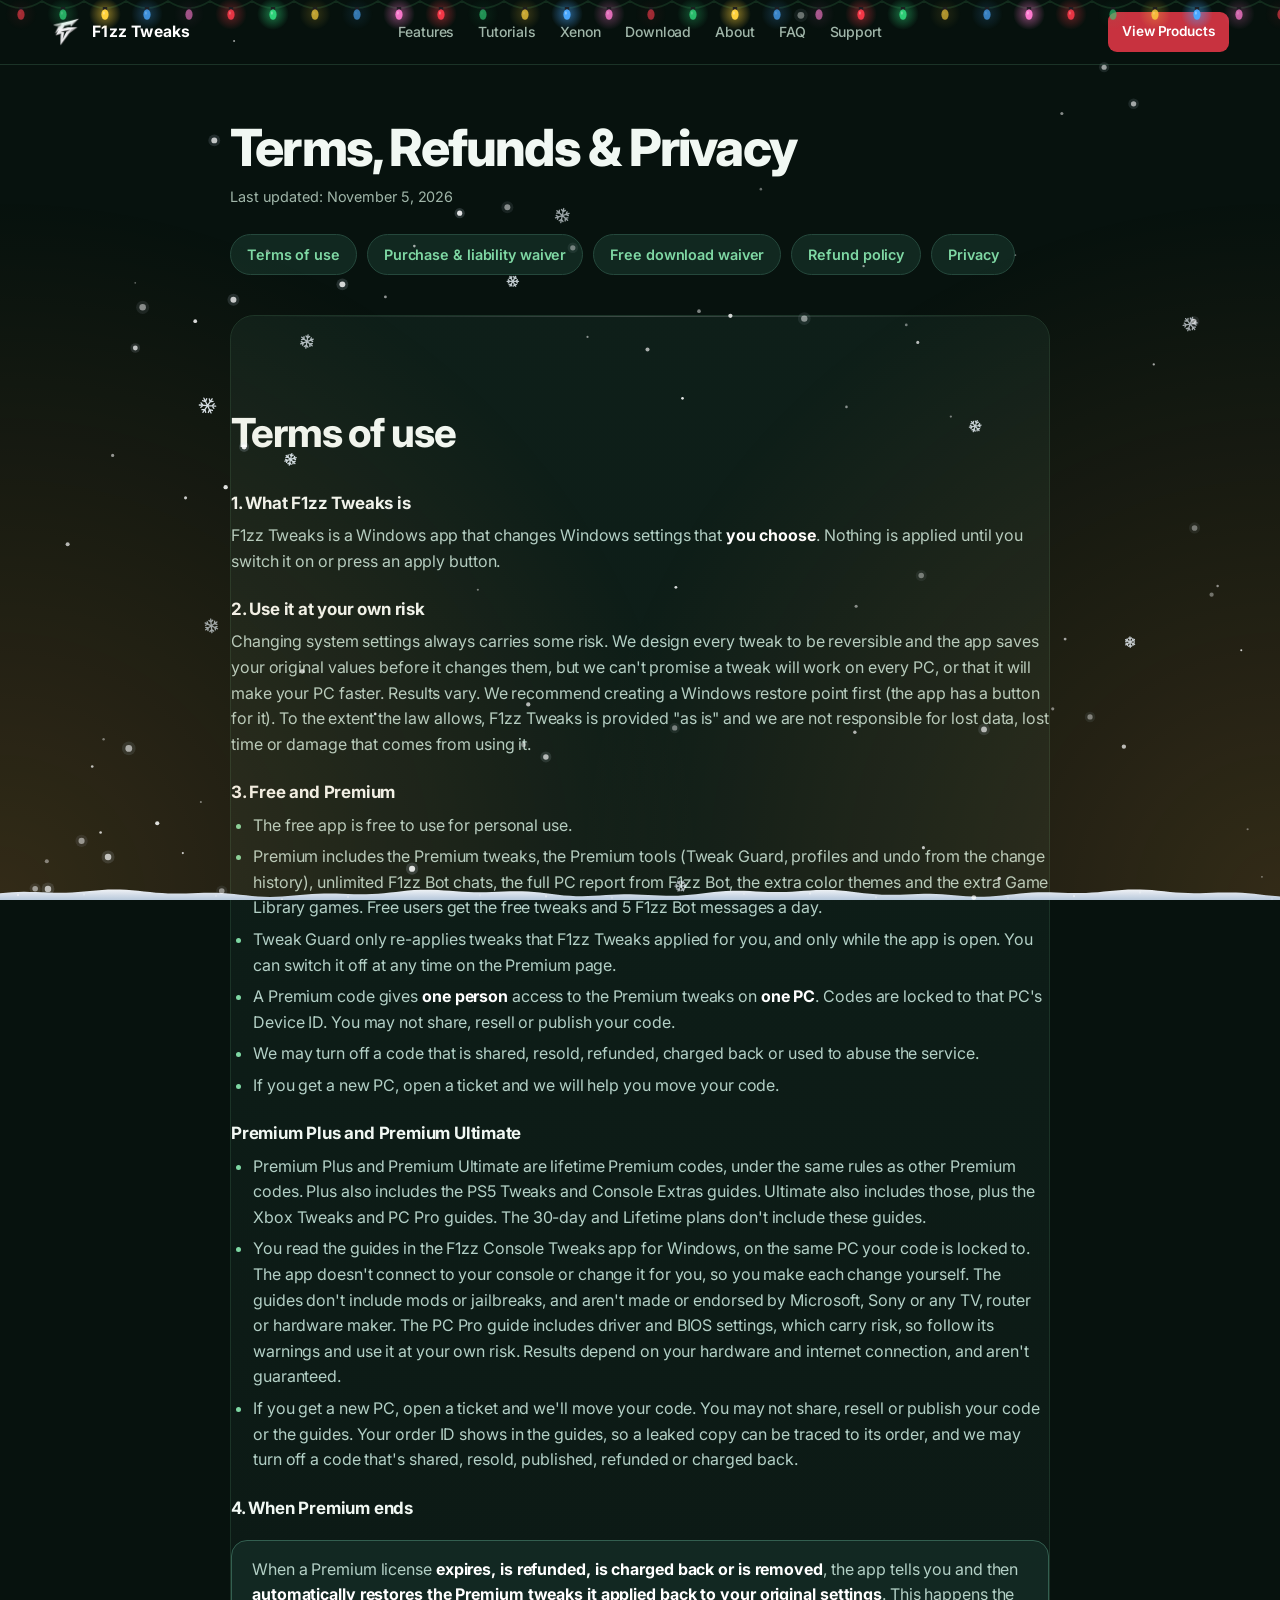
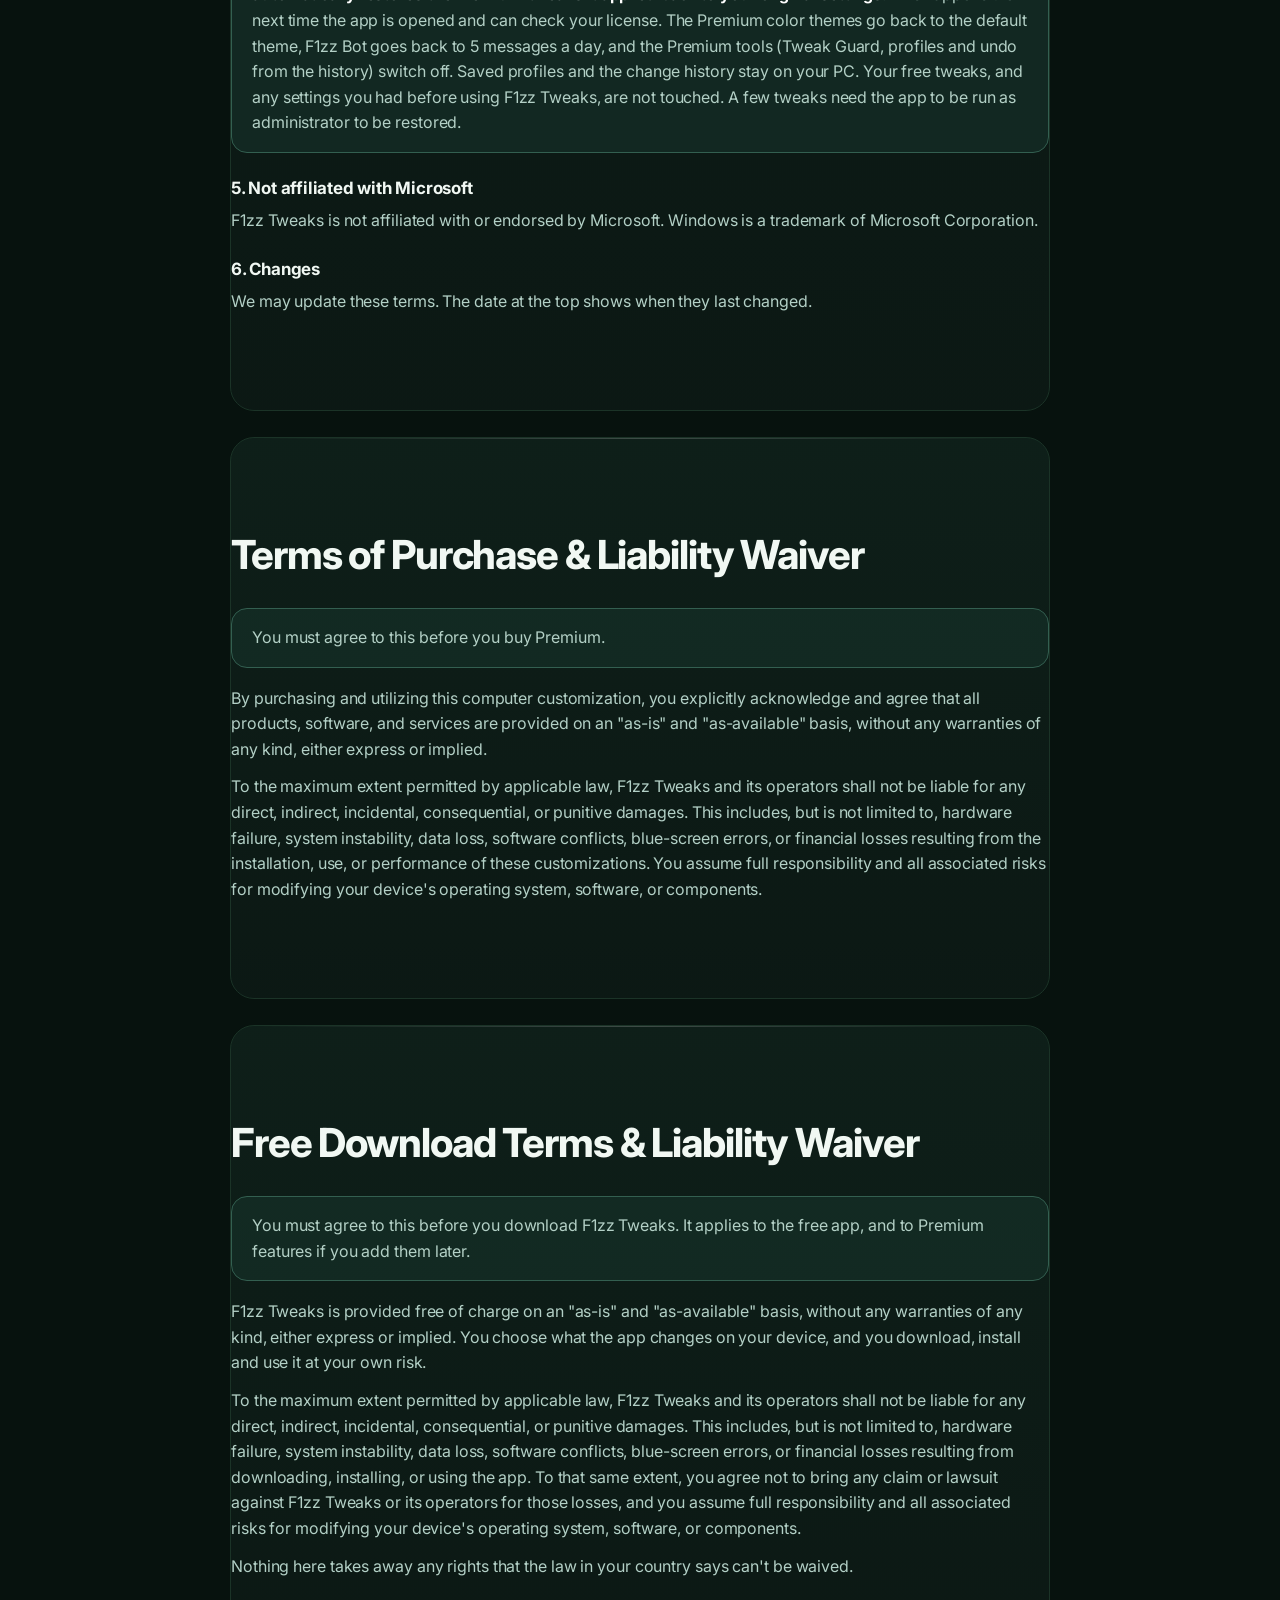
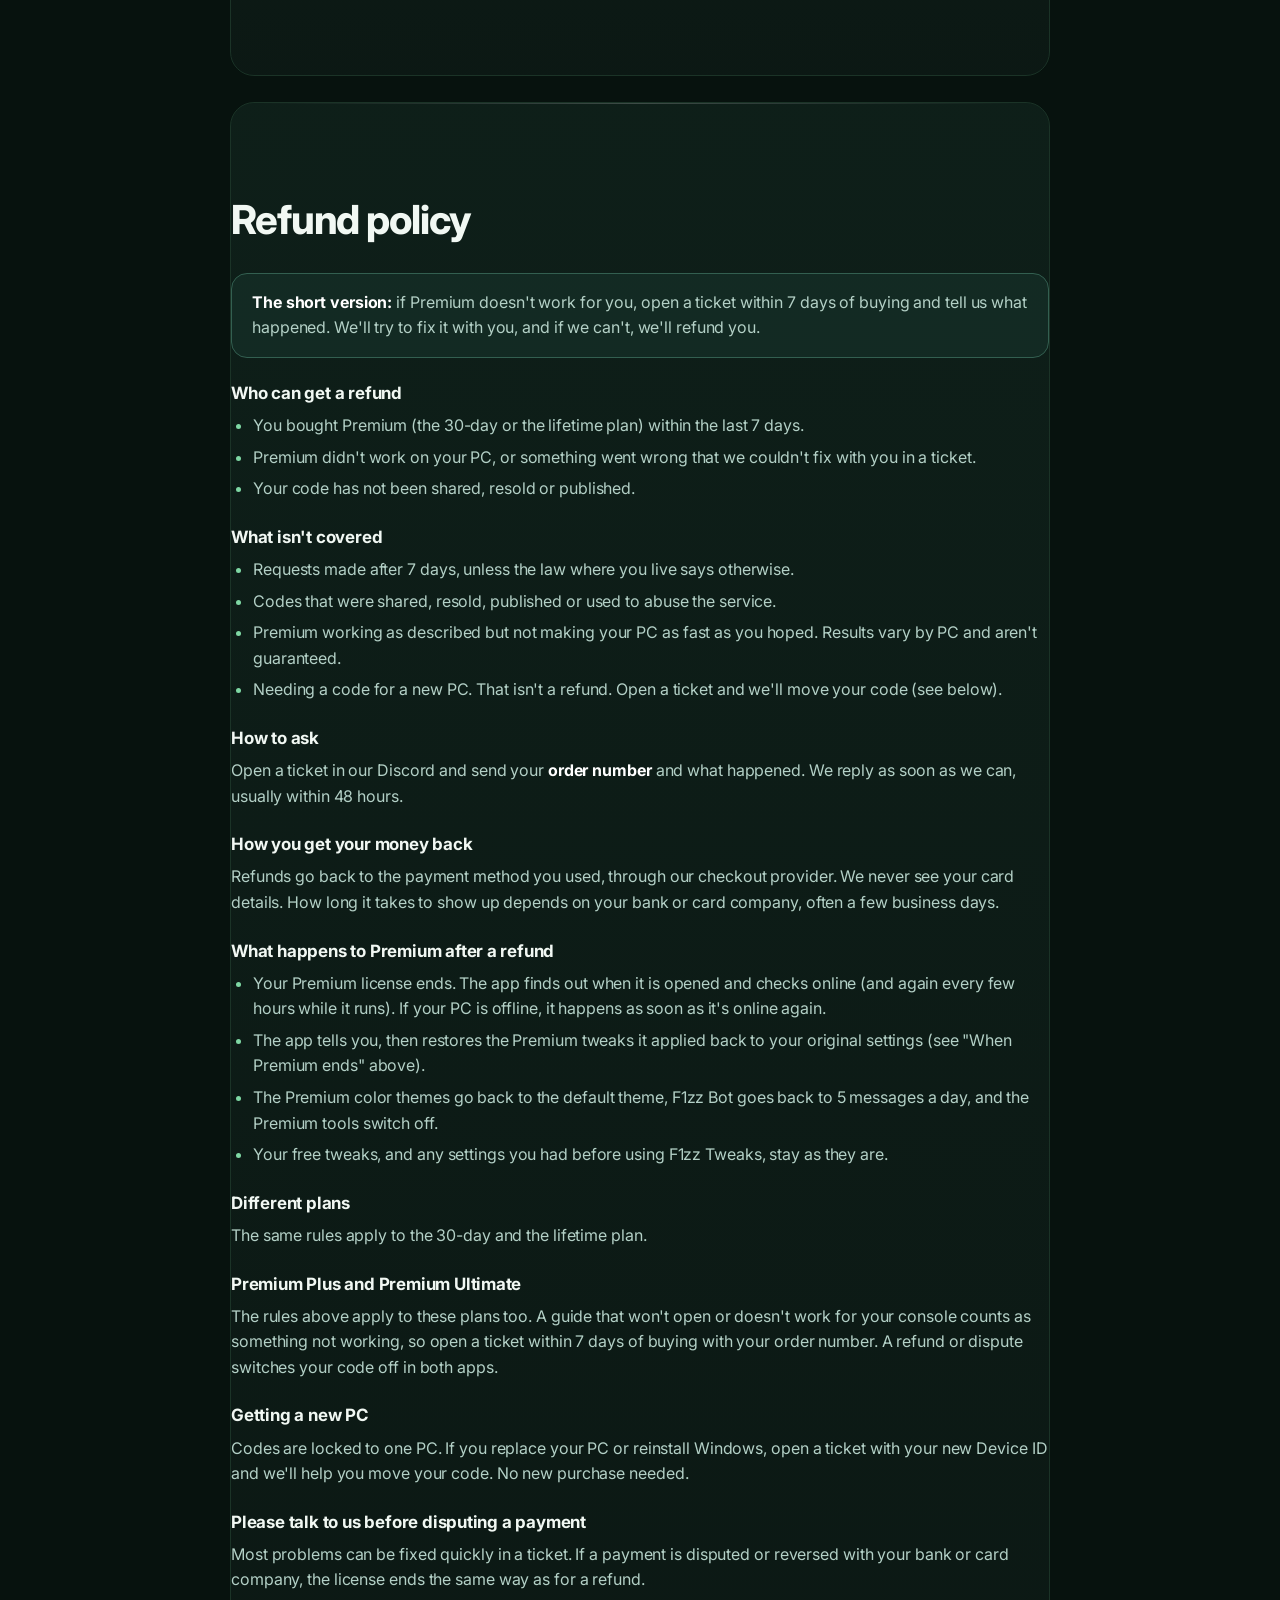
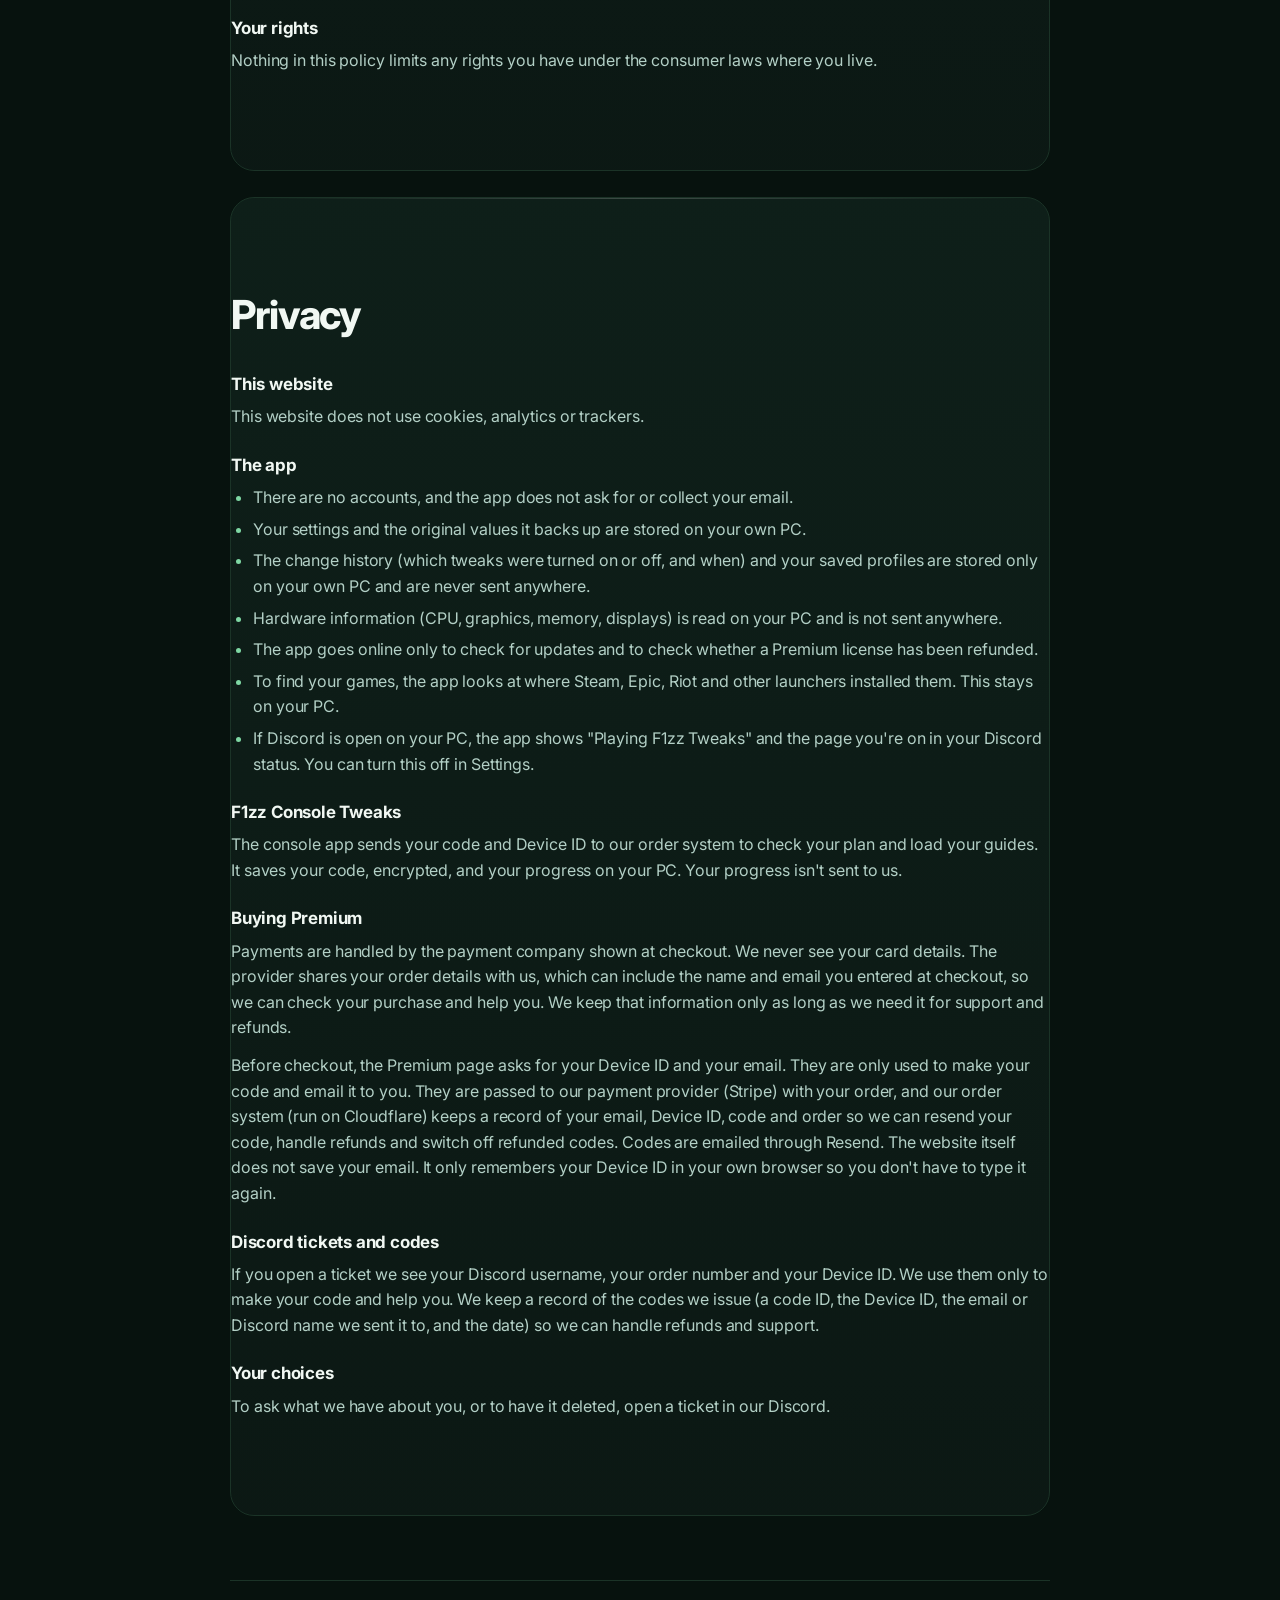
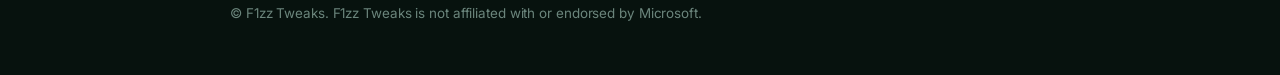
<file: terms.html>
<!DOCTYPE html>
<html lang="en">
<head>
<script>document.documentElement.className+=' js'</script>
<meta charset="utf-8">
<meta name="viewport" content="width=device-width, initial-scale=1">
<title>Terms, Refunds and Privacy · F1zz Tweaks</title>
<link rel="canonical" href="https://f1zztweaks.com/terms">
<meta name="description" content="F1zz Tweaks terms of use, refund policy and privacy information.">
<meta name="robots" content="index,follow">
<meta name="theme-color" content="#070c18">
<link rel="icon" href="/favicon.ico" sizes="32x32">
<link rel="icon" type="image/png" sizes="48x48" href="/favicon-48.png">
<link rel="icon" type="image/png" sizes="96x96" href="/favicon-96.png">
<link rel="icon" type="image/png" sizes="192x192" href="/icon-192.png">
<link rel="apple-touch-icon" href="/apple-touch-icon.png">
<link rel="manifest" href="/site.webmanifest">
<link rel="preconnect" href="https://fonts.googleapis.com">
<link rel="preconnect" href="https://fonts.gstatic.com" crossorigin>
<link href="https://fonts.googleapis.com/css2?family=Archivo:wght@400;500;600;700;800;900&family=JetBrains+Mono:wght@500;700&display=swap" rel="stylesheet">
<style>
  :root{
    --bg:#06090f; --panel:#0d111a; --panel2:#101622; --stroke:#1f2738; --stroke2:#2c374c;
    --text:#e7edfa; --muted:#8c95a6; --blue2:#9ebcf7; --violet:#68a4f3; --green:#54d696;
    --grad:linear-gradient(135deg,#6896f3 0%,#68a4f3 100%);
  }
  *{box-sizing:border-box;margin:0;padding:0}
  html{scroll-behavior:smooth;scroll-padding-top:98px}
  body{overflow-x:clip;font-family:"Segoe UI",system-ui,-apple-system,Roboto,Helvetica,Arial,sans-serif;background:var(--bg);color:var(--text);line-height:1.7;-webkit-font-smoothing:antialiased}
  a{color:var(--blue2);text-decoration:none}a:hover{text-decoration:underline}
  .wrap{width:min(820px,92%);margin-inline:auto}

  /* aurora background, same as the main page */
  .aurora{position:fixed;inset:0;z-index:-1;overflow:hidden;pointer-events:none}
  .aurora i{position:absolute;border-radius:50%;filter:blur(100px);will-change:transform}
  .aurora i:nth-child(1){width:640px;height:640px;left:-160px;top:-180px;background:#4c83f0;opacity:.5;animation:drift1 26s ease-in-out infinite alternate}
  .aurora i:nth-child(2){width:560px;height:560px;right:-140px;top:4%;background:#4d94f1;opacity:.28;animation:drift2 30s ease-in-out infinite alternate}
  .aurora i:nth-child(3){width:520px;height:520px;left:28%;top:52%;background:#2d6bff;opacity:.2;animation:drift3 34s ease-in-out infinite alternate}
  @keyframes drift1{to{transform:translate(180px,140px) scale(1.15)}}
  @keyframes drift2{to{transform:translate(-160px,200px) scale(.9)}}
  @keyframes drift3{to{transform:translate(120px,-160px) scale(1.2)}}

  /* glass nav pill */
  header{position:sticky;top:0;z-index:5;padding-top:12px}
  .nav{display:flex;align-items:center;justify-content:space-between;height:64px;width:min(1120px,92%);margin-inline:auto;padding:0 18px;border:1px solid var(--stroke2);border-radius:20px;background:rgba(10,15,24,.66);backdrop-filter:blur(18px);box-shadow:0 18px 44px -22px rgba(0,0,0,.85)}
  .brand{display:flex;align-items:center;gap:12px;font-weight:700;color:var(--text)}
  .brand:hover{text-decoration:none}
  .brand img{width:36px;height:36px;border-radius:11px;background:linear-gradient(160deg,#1f3052,#0f1520);border:1px solid #374f80;padding:5px}
  .back{font-size:.92rem;font-weight:600;padding:9px 16px;border-radius:11px;border:1px solid var(--stroke2);background:#141b29;color:var(--text);transition:transform .15s,border-color .15s,background .15s}
  .back:hover{text-decoration:none;border-color:#46577a;background:#1b253a;transform:translateY(-1px)}

  h1{font-size:clamp(2.2rem,5vw,3.2rem);letter-spacing:-1.6px;line-height:1.1;margin:54px 0 10px;background:linear-gradient(90deg,#76a0f4,#68a4f3,#76a0f4);background-size:200% auto;-webkit-background-clip:text;background-clip:text;color:transparent;animation:shine 7s linear infinite;display:inline-block}
  @keyframes shine{to{background-position:200% center}}
  .upd{color:var(--muted);font-size:.9rem;margin-bottom:26px}
  .toc{display:flex;flex-wrap:wrap;gap:10px;margin-bottom:40px}
  .toc a{padding:8px 16px;border-radius:99px;border:1px solid #253148;background:rgba(20,31,52,.7);font-size:.9rem;font-weight:600;transition:border-color .2s,transform .2s}
  .toc a:hover{text-decoration:none;border-color:#5274b8;transform:translateY(-1px)}

  /* each part is a glass card */
  section{padding:30px 32px 18px;margin-top:26px;border:1px solid var(--stroke);border-radius:24px;background:linear-gradient(180deg,rgba(16,22,34,.82),rgba(13,17,26,.82));backdrop-filter:blur(6px);position:relative;overflow:hidden}
  section::before{content:"";position:absolute;left:28px;right:28px;top:0;height:1px;background:linear-gradient(90deg,transparent,rgba(255,255,255,.2),transparent)}
  h2{font-size:1.6rem;letter-spacing:-.4px;margin-bottom:14px;background:var(--grad);-webkit-background-clip:text;background-clip:text;color:transparent;display:inline-block}
  h3{font-size:1.06rem;margin:22px 0 6px}
  p,li{color:#b3bdd0;font-size:1rem}
  p{margin-bottom:12px}
  ul{margin:6px 0 14px 22px;display:grid;gap:6px}
  li::marker{color:var(--violet)}
  strong{color:#fff}
  .box{margin:18px 0;padding:16px 20px;border-radius:16px;border:1px solid #33425f;background:rgba(22,33,56,.55)}
  footer{margin:60px 0 50px;color:#6b7485;font-size:.84rem;border-top:1px solid var(--stroke);padding-top:22px}

  .js .reveal{opacity:0;transform:translateY(22px);transition:opacity .7s cubic-bezier(.2,.7,.2,1),transform .7s cubic-bezier(.2,.7,.2,1)}
  .js .reveal.in{opacity:1;transform:none}
  @media (max-width:600px){section{padding:24px 20px 12px;border-radius:20px}}
  @media (prefers-reduced-motion:reduce){.aurora i,h1{animation:none!important}.js .reveal{opacity:1;transform:none}}

  /* ══════════════════════ V3 LOOK (shared) ══════════════════════ */
  body{font-family:"Archivo","Segoe UI",system-ui,-apple-system,Roboto,Helvetica,Arial,sans-serif}
  h1,h2,h3,h4,.brand,.btn,.tprices b{font-family:"Archivo","Segoe UI",system-ui,sans-serif}
  h1,h2{font-weight:800;letter-spacing:-.8px}
  .btn{border-radius:11px;font-weight:700;letter-spacing:.2px}
  .eyebrow{font-family:"JetBrains Mono",ui-monospace,SFMono-Regular,Menlo,monospace;letter-spacing:.3em;font-weight:500}
  header{background:rgba(6,8,13,.88);border-bottom:1px solid #161f30}
  header .wrap.nav{background:transparent;border:0;border-radius:0;box-shadow:none}
  .aurora{opacity:.42}
</style>
<script src="season.js"></script>
<link rel="stylesheet" href="site-header.css?v=2">
<link href="https://fonts.googleapis.com/css2?family=Inter:wght@400;500;600;700;800&display=swap" rel="stylesheet">
<link rel="stylesheet" href="site-modern.css?v=2">
</head>
<body>
<header class="site-head">
  <div class="site-head-in">
    <a class="brand" href="./"><img src="logo.png" alt="F1zz Tweaks logo"><span>F1zz Tweaks</span></a>
    <nav class="site-nav" id="site-nav" aria-label="Main">
      <a href="./#features">Features</a>
      <a href="tutorials">Tutorials</a>
      <a href="xenon">Xenon</a>
      <a href="./#downloads">Download</a>
      <a href="about">About</a>
      <a href="./#faq">FAQ</a>
      <a data-support href="https://discord.gg/UBAZsf2PHt" target="_blank" rel="noopener noreferrer">Support</a>
    </nav>
    <a class="site-cta" href="shop">View Products</a>
    <button class="site-menu" type="button" aria-label="Menu" aria-expanded="false" aria-controls="site-nav"><svg viewBox="0 0 24 24" aria-hidden="true"><path d="M4 7h16M4 12h16M4 17h16"/></svg></button>
  </div>
</header>

<main class="wrap">
  <h1>Terms, Refunds &amp; Privacy</h1>
  <p class="upd">Last updated: November 5, 2026</p>
  <div class="toc"><a href="#terms">Terms of use</a><a href="#waiver">Purchase &amp; liability waiver</a><a href="#download-waiver">Free download waiver</a><a href="#refunds">Refund policy</a><a href="#privacy">Privacy</a></div>

  <section class="reveal" id="terms">
    <h2>Terms of use</h2>
    <h3>1. What F1zz Tweaks is</h3>
    <p>F1zz Tweaks is a Windows app that changes Windows settings that <strong>you choose</strong>. Nothing is applied until you switch it on or press an apply button.</p>
    <h3>2. Use it at your own risk</h3>
    <p>Changing system settings always carries some risk. We design every tweak to be reversible and the app saves your original values before it changes them, but we can't promise a tweak will work on every PC, or that it will make your PC faster. Results vary. We recommend creating a Windows restore point first (the app has a button for it). To the extent the law allows, F1zz Tweaks is provided "as is" and we are not responsible for lost data, lost time or damage that comes from using it.</p>
    <h3>3. Free and Premium</h3>
    <ul>
      <li>The free app is free to use for personal use.</li>
      <li>Premium includes the Premium tweaks, the Premium tools (Tweak Guard, profiles and undo from the change history), unlimited F1zz Bot chats, the full PC report from F1zz Bot, the extra color themes and the extra Game Library games. Free users get the free tweaks and 5 F1zz Bot messages a day.</li>
      <li>Tweak Guard only re-applies tweaks that F1zz Tweaks applied for you, and only while the app is open. You can switch it off at any time on the Premium page.</li>
      <li>A Premium code gives <strong>one person</strong> access to the Premium tweaks on <strong>one PC</strong>. Codes are locked to that PC's Device ID. You may not share, resell or publish your code.</li>
      <li>We may turn off a code that is shared, resold, refunded, charged back or used to abuse the service.</li>
      <li>If you get a new PC, open a ticket and we will help you move your code.</li>
    </ul>
    <h3>Premium Plus and Premium Ultimate</h3>
    <ul>
      <li>Premium Plus and Premium Ultimate are lifetime Premium codes, under the same rules as other Premium codes. Plus also includes the PS5 Tweaks and Console Extras guides. Ultimate also includes those, plus the Xbox Tweaks and PC Pro guides. The 30-day and Lifetime plans don't include these guides.</li>
      <li>You read the guides in the F1zz Console Tweaks app for Windows, on the same PC your code is locked to. The app doesn't connect to your console or change it for you, so you make each change yourself. The guides don't include mods or jailbreaks, and aren't made or endorsed by Microsoft, Sony or any TV, router or hardware maker. The PC Pro guide includes driver and BIOS settings, which carry risk, so follow its warnings and use it at your own risk. Results depend on your hardware and internet connection, and aren't guaranteed.</li>
      <li>If you get a new PC, open a ticket and we'll move your code. You may not share, resell or publish your code or the guides. Your order ID shows in the guides, so a leaked copy can be traced to its order, and we may turn off a code that's shared, resold, published, refunded or charged back.</li>
    </ul>
    <h3>4. When Premium ends</h3>
    <div class="box"><p style="margin:0">When a Premium license <strong>expires, is refunded, is charged back or is removed</strong>, the app tells you and then <strong>automatically restores the Premium tweaks it applied back to your original settings</strong>. This happens the next time the app is opened and can check your license. The Premium color themes go back to the default theme, F1zz Bot goes back to 5 messages a day, and the Premium tools (Tweak Guard, profiles and undo from the history) switch off. Saved profiles and the change history stay on your PC. Your free tweaks, and any settings you had before using F1zz Tweaks, are not touched. A few tweaks need the app to be run as administrator to be restored.</p></div>
    <h3>5. Not affiliated with Microsoft</h3>
    <p>F1zz Tweaks is not affiliated with or endorsed by Microsoft. Windows is a trademark of Microsoft Corporation.</p>
    <h3>6. Changes</h3>
    <p>We may update these terms. The date at the top shows when they last changed.</p>
  </section>

  <section class="reveal" id="waiver">
    <h2>Terms of Purchase &amp; Liability Waiver</h2>
    <div class="box"><p style="margin:0">You must agree to this before you buy Premium.</p></div>
    <p>By purchasing and utilizing this computer customization, you explicitly acknowledge and agree that all products, software, and services are provided on an "as-is" and "as-available" basis, without any warranties of any kind, either express or implied.</p>
    <p>To the maximum extent permitted by applicable law, F1zz Tweaks and its operators shall not be liable for any direct, indirect, incidental, consequential, or punitive damages. This includes, but is not limited to, hardware failure, system instability, data loss, software conflicts, blue-screen errors, or financial losses resulting from the installation, use, or performance of these customizations. You assume full responsibility and all associated risks for modifying your device's operating system, software, or components.</p>
  </section>

  <section class="reveal" id="download-waiver">
    <h2>Free Download Terms &amp; Liability Waiver</h2>
    <div class="box"><p style="margin:0">You must agree to this before you download F1zz Tweaks. It applies to the free app, and to Premium features if you add them later.</p></div>
    <p>F1zz Tweaks is provided free of charge on an "as-is" and "as-available" basis, without any warranties of any kind, either express or implied. You choose what the app changes on your device, and you download, install and use it at your own risk.</p>
    <p>To the maximum extent permitted by applicable law, F1zz Tweaks and its operators shall not be liable for any direct, indirect, incidental, consequential, or punitive damages. This includes, but is not limited to, hardware failure, system instability, data loss, software conflicts, blue-screen errors, or financial losses resulting from downloading, installing, or using the app. To that same extent, you agree not to bring any claim or lawsuit against F1zz Tweaks or its operators for those losses, and you assume full responsibility and all associated risks for modifying your device's operating system, software, or components.</p>
    <p>Nothing here takes away any rights that the law in your country says can't be waived.</p>
  </section>

  <section class="reveal" id="refunds">
    <h2>Refund policy</h2>
    <div class="box"><p style="margin:0"><strong>The short version:</strong> if Premium doesn't work for you, open a ticket within 7 days of buying and tell us what happened. We'll try to fix it with you, and if we can't, we'll refund you.</p></div>

    <h3>Who can get a refund</h3>
    <ul>
      <li>You bought Premium (the 30-day or the lifetime plan) within the last 7 days.</li>
      <li>Premium didn't work on your PC, or something went wrong that we couldn't fix with you in a ticket.</li>
      <li>Your code has not been shared, resold or published.</li>
    </ul>

    <h3>What isn't covered</h3>
    <ul>
      <li>Requests made after 7 days, unless the law where you live says otherwise.</li>
      <li>Codes that were shared, resold, published or used to abuse the service.</li>
      <li>Premium working as described but not making your PC as fast as you hoped. Results vary by PC and aren't guaranteed.</li>
      <li>Needing a code for a new PC. That isn't a refund. Open a ticket and we'll move your code (see below).</li>
    </ul>

    <h3>How to ask</h3>
    <p>Open a ticket in our Discord and send your <strong>order number</strong> and what happened. We reply as soon as we can, usually within 48 hours.</p>

    <h3>How you get your money back</h3>
    <p>Refunds go back to the payment method you used, through our checkout provider. We never see your card details. How long it takes to show up depends on your bank or card company, often a few business days.</p>

    <h3>What happens to Premium after a refund</h3>
    <ul>
      <li>Your Premium license ends. The app finds out when it is opened and checks online (and again every few hours while it runs). If your PC is offline, it happens as soon as it's online again.</li>
      <li>The app tells you, then restores the Premium tweaks it applied back to your original settings (see "When Premium ends" above).</li>
      <li>The Premium color themes go back to the default theme, F1zz Bot goes back to 5 messages a day, and the Premium tools switch off.</li>
      <li>Your free tweaks, and any settings you had before using F1zz Tweaks, stay as they are.</li>
    </ul>

    <h3>Different plans</h3>
    <p>The same rules apply to the 30-day and the lifetime plan.</p>

    <h3>Premium Plus and Premium Ultimate</h3>
    <p>The rules above apply to these plans too. A guide that won't open or doesn't work for your console counts as something not working, so open a ticket within 7 days of buying with your order number. A refund or dispute switches your code off in both apps.</p>

    <h3>Getting a new PC</h3>
    <p>Codes are locked to one PC. If you replace your PC or reinstall Windows, open a ticket with your new Device ID and we'll help you move your code. No new purchase needed.</p>

    <h3>Please talk to us before disputing a payment</h3>
    <p>Most problems can be fixed quickly in a ticket. If a payment is disputed or reversed with your bank or card company, the license ends the same way as for a refund.</p>

    <h3>Your rights</h3>
    <p>Nothing in this policy limits any rights you have under the consumer laws where you live.</p>
  </section>

  <section class="reveal" id="privacy">
    <h2>Privacy</h2>
    <h3>This website</h3>
    <p>This website does not use cookies, analytics or trackers.</p>
    <h3>The app</h3>
    <ul>
      <li>There are no accounts, and the app does not ask for or collect your email.</li>
      <li>Your settings and the original values it backs up are stored on your own PC.</li>
      <li>The change history (which tweaks were turned on or off, and when) and your saved profiles are stored only on your own PC and are never sent anywhere.</li>
      <li>Hardware information (CPU, graphics, memory, displays) is read on your PC and is not sent anywhere.</li>
      <li>The app goes online only to check for updates and to check whether a Premium license has been refunded.</li>
      <li>To find your games, the app looks at where Steam, Epic, Riot and other launchers installed them. This stays on your PC.</li>
      <li>If Discord is open on your PC, the app shows "Playing F1zz Tweaks" and the page you're on in your Discord status. You can turn this off in Settings.</li>
    </ul>
    <h3>F1zz Console Tweaks</h3>
    <p>The console app sends your code and Device ID to our order system to check your plan and load your guides. It saves your code, encrypted, and your progress on your PC. Your progress isn't sent to us.</p>
    <h3>Buying Premium</h3>
    <p>Payments are handled by the payment company shown at checkout. We never see your card details. The provider shares your order details with us, which can include the name and email you entered at checkout, so we can check your purchase and help you. We keep that information only as long as we need it for support and refunds.</p>
    <p>Before checkout, the Premium page asks for your Device ID and your email. They are only used to make your code and email it to you. They are passed to our payment provider (Stripe) with your order, and our order system (run on Cloudflare) keeps a record of your email, Device ID, code and order so we can resend your code, handle refunds and switch off refunded codes. Codes are emailed through Resend. The website itself does not save your email. It only remembers your Device ID in your own browser so you don't have to type it again.</p>
    <h3>Discord tickets and codes</h3>
    <p>If you open a ticket we see your Discord username, your order number and your Device ID. We use them only to make your code and help you. We keep a record of the codes we issue (a code ID, the Device ID, the email or Discord name we sent it to, and the date) so we can handle refunds and support.</p>
    <h3>Your choices</h3>
    <p>To ask what we have about you, or to have it deleted, open a ticket in our Discord.</p>
  </section>

  <footer>&copy; F1zz Tweaks. F1zz Tweaks is not affiliated with or endorsed by Microsoft.</footer>
</main>
<script>
(function(){
  var els=document.querySelectorAll('.reveal');
  if(!('IntersectionObserver' in window)){els.forEach(function(e){e.classList.add('in')});return}
  var io=new IntersectionObserver(function(es){es.forEach(function(x){if(x.isIntersecting){x.target.classList.add('in');io.unobserve(x.target)}})},{threshold:.06});
  els.forEach(function(e){io.observe(e)});
  setTimeout(function(){els.forEach(function(e){e.classList.add('in')})},2500);
})();
</script>
<script src="site-header.js"></script>
</body>
</html>
</file>
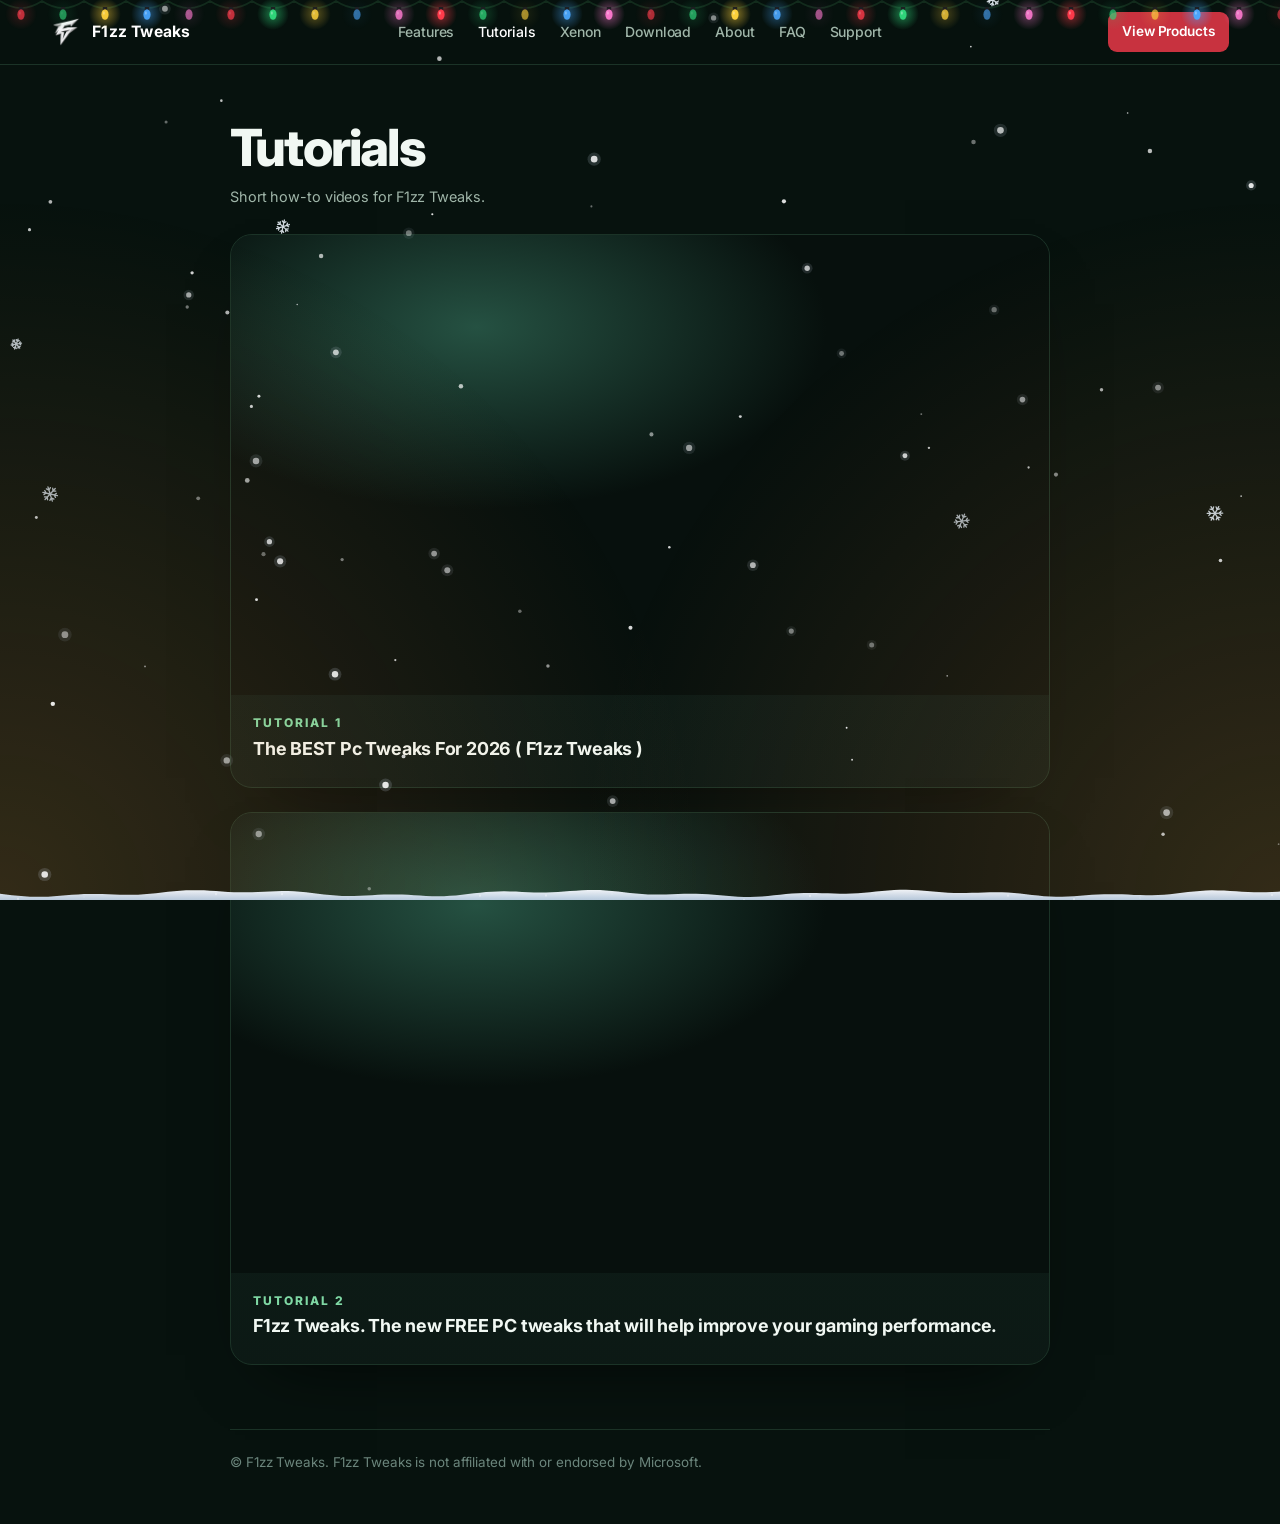
<file: tutorials.html>
<!DOCTYPE html>
<html lang="en">
<head>
<script>document.documentElement.className+=' js'</script>
<meta charset="utf-8">
<meta name="viewport" content="width=device-width, initial-scale=1">
<title>Tutorials · F1zz Tweaks</title>
<link rel="canonical" href="https://f1zztweaks.com/tutorials">
<meta name="description" content="F1zz Tweaks tutorials: short how-to videos that show how to use the app, step by step.">
<meta name="robots" content="index,follow">
<meta name="theme-color" content="#070c18">
<link rel="icon" href="/favicon.ico" sizes="32x32">
<link rel="icon" type="image/png" sizes="48x48" href="/favicon-48.png">
<link rel="icon" type="image/png" sizes="96x96" href="/favicon-96.png">
<link rel="icon" type="image/png" sizes="192x192" href="/icon-192.png">
<link rel="apple-touch-icon" href="/apple-touch-icon.png">
<link rel="manifest" href="/site.webmanifest">
<link rel="preconnect" href="https://fonts.googleapis.com">
<link rel="preconnect" href="https://fonts.gstatic.com" crossorigin>
<link href="https://fonts.googleapis.com/css2?family=Archivo:wght@400;500;600;700;800;900&family=JetBrains+Mono:wght@500;700&display=swap" rel="stylesheet">
<style>
  :root{
    --bg:#06090f; --panel:#0d111a; --panel2:#101622; --stroke:#1f2738; --stroke2:#2c374c;
    --text:#e7edfa; --muted:#8c95a6; --blue2:#9ebcf7; --violet:#68a4f3; --green:#54d696;
    --grad:linear-gradient(135deg,#6896f3 0%,#68a4f3 100%);
  }
  *{box-sizing:border-box;margin:0;padding:0}
  html{scroll-behavior:smooth;scroll-padding-top:98px}
  body{overflow-x:clip;font-family:"Segoe UI",system-ui,-apple-system,Roboto,Helvetica,Arial,sans-serif;background:var(--bg);color:var(--text);line-height:1.7;-webkit-font-smoothing:antialiased}
  a{color:var(--blue2);text-decoration:none}a:hover{text-decoration:underline}
  .wrap{width:min(820px,92%);margin-inline:auto}

  /* aurora background, same as the main page */
  .aurora{position:fixed;inset:0;z-index:-1;overflow:hidden;pointer-events:none}
  .aurora i{position:absolute;border-radius:50%;filter:blur(100px);will-change:transform}
  .aurora i:nth-child(1){width:640px;height:640px;left:-160px;top:-180px;background:#4c83f0;opacity:.5;animation:drift1 26s ease-in-out infinite alternate}
  .aurora i:nth-child(2){width:560px;height:560px;right:-140px;top:4%;background:#4d94f1;opacity:.28;animation:drift2 30s ease-in-out infinite alternate}
  .aurora i:nth-child(3){width:520px;height:520px;left:28%;top:52%;background:#2d6bff;opacity:.2;animation:drift3 34s ease-in-out infinite alternate}
  @keyframes drift1{to{transform:translate(180px,140px) scale(1.15)}}
  @keyframes drift2{to{transform:translate(-160px,200px) scale(.9)}}
  @keyframes drift3{to{transform:translate(120px,-160px) scale(1.2)}}

  /* glass nav pill */
  header{position:sticky;top:0;z-index:5;padding-top:12px}
  .nav{display:flex;align-items:center;justify-content:space-between;height:64px;width:min(1120px,92%);margin-inline:auto;padding:0 18px;border:1px solid var(--stroke2);border-radius:20px;background:rgba(10,15,24,.66);backdrop-filter:blur(18px);box-shadow:0 18px 44px -22px rgba(0,0,0,.85)}
  .brand{display:flex;align-items:center;gap:12px;font-weight:700;color:var(--text)}
  .brand:hover{text-decoration:none}
  .brand img{width:36px;height:36px;border-radius:11px;background:linear-gradient(160deg,#1f3052,#0f1520);border:1px solid #374f80;padding:5px}
  .back{font-size:.92rem;font-weight:600;padding:9px 16px;border-radius:11px;border:1px solid var(--stroke2);background:#141b29;color:var(--text);transition:transform .15s,border-color .15s,background .15s}
  .back:hover{text-decoration:none;border-color:#46577a;background:#1b253a;transform:translateY(-1px)}

  h1{font-size:clamp(2.2rem,5vw,3.2rem);letter-spacing:-1.6px;line-height:1.1;margin:54px 0 10px;background:linear-gradient(90deg,#76a0f4,#68a4f3,#76a0f4);background-size:200% auto;-webkit-background-clip:text;background-clip:text;color:transparent;animation:shine 7s linear infinite;display:inline-block}
  @keyframes shine{to{background-position:200% center}}
  .upd{color:var(--muted);font-size:.9rem;margin-bottom:26px}
  .toc{display:flex;flex-wrap:wrap;gap:10px;margin-bottom:40px}
  .toc a{padding:8px 16px;border-radius:99px;border:1px solid #253148;background:rgba(20,31,52,.7);font-size:.9rem;font-weight:600;transition:border-color .2s,transform .2s}
  .toc a:hover{text-decoration:none;border-color:#5274b8;transform:translateY(-1px)}

  /* each part is a glass card */
  section{padding:30px 32px 18px;margin-top:26px;border:1px solid var(--stroke);border-radius:24px;background:linear-gradient(180deg,rgba(16,22,34,.82),rgba(13,17,26,.82));backdrop-filter:blur(6px);position:relative;overflow:hidden}
  section::before{content:"";position:absolute;left:28px;right:28px;top:0;height:1px;background:linear-gradient(90deg,transparent,rgba(255,255,255,.2),transparent)}
  h2{font-size:1.6rem;letter-spacing:-.4px;margin-bottom:14px;background:var(--grad);-webkit-background-clip:text;background-clip:text;color:transparent;display:inline-block}
  h3{font-size:1.06rem;margin:22px 0 6px}
  p,li{color:#b3bdd0;font-size:1rem}
  p{margin-bottom:12px}
  ul{margin:6px 0 14px 22px;display:grid;gap:6px}
  li::marker{color:var(--violet)}
  strong{color:#fff}
  .box{margin:18px 0;padding:16px 20px;border-radius:16px;border:1px solid #33425f;background:rgba(22,33,56,.55)}
  footer{margin:60px 0 50px;color:#6b7485;font-size:.84rem;border-top:1px solid var(--stroke);padding-top:22px}

  .js .reveal{opacity:0;transform:translateY(22px);transition:opacity .7s cubic-bezier(.2,.7,.2,1),transform .7s cubic-bezier(.2,.7,.2,1)}
  .js .reveal.in{opacity:1;transform:none}
  @media (max-width:600px){section{padding:24px 20px 12px;border-radius:20px}}
  @media (prefers-reduced-motion:reduce){.aurora i,h1{animation:none!important}.js .reveal{opacity:1;transform:none}}

  /* tutorials */
  .tgrid{display:grid;grid-template-columns:repeat(auto-fit,minmax(min(100%,420px),1fr));gap:24px;margin-top:10px}
  .tcard{border:1px solid var(--stroke);border-radius:22px;overflow:hidden;background:linear-gradient(180deg,rgba(16,22,34,.85),rgba(13,17,26,.85));box-shadow:0 30px 70px -40px rgba(0,0,0,.9)}
  .tstage{position:relative;aspect-ratio:16/9;background:radial-gradient(500px 260px at 30% 20%,#1a305c,#070a10 70%);display:grid;place-items:center}
  .tstage iframe{position:absolute;inset:0;width:100%;height:100%;border:0}
  .tsoon{display:grid;gap:10px;place-items:center;text-align:center;color:#c2cde2;font-weight:800;letter-spacing:3px;font-size:.8rem;text-transform:uppercase}
  .tsoon .pbtn{width:64px;height:64px;border-radius:50%;display:grid;place-items:center;background:var(--grad);opacity:.55}
  .tsoon svg{width:26px;height:26px;fill:#fff;margin-left:3px}
  .tinfo{padding:18px 22px 22px}
  .tinfo .n{font-size:.75rem;font-weight:800;letter-spacing:2px;color:var(--blue2);text-transform:uppercase}
  .tinfo h3{font-size:1.12rem;margin:4px 0 4px;line-height:1.35}
  .tinfo p{color:#a6afc2;font-size:.95rem;margin:0}

  /* ══════════════════════ V3 LOOK (shared) ══════════════════════ */
  body{font-family:"Archivo","Segoe UI",system-ui,-apple-system,Roboto,Helvetica,Arial,sans-serif}
  h1,h2,h3,h4,.brand,.btn,.tprices b{font-family:"Archivo","Segoe UI",system-ui,sans-serif}
  h1,h2{font-weight:800;letter-spacing:-.8px}
  .btn{border-radius:11px;font-weight:700;letter-spacing:.2px}
  .eyebrow{font-family:"JetBrains Mono",ui-monospace,SFMono-Regular,Menlo,monospace;letter-spacing:.3em;font-weight:500}
  header{background:rgba(6,8,13,.88);border-bottom:1px solid #161f30}
  header .wrap.nav{background:transparent;border:0;border-radius:0;box-shadow:none}
  .aurora{opacity:.42}

  .gsec{display:grid;grid-template-columns:minmax(0,220px) minmax(0,1fr);gap:30px;align-items:center}
  .gsec .gcover{display:block;border-radius:14px;overflow:hidden;border:1px solid #2f3f60;
    box-shadow:0 26px 54px -28px rgba(0,0,0,.95);transition:transform .35s cubic-bezier(.2,.7,.2,1)}
  .gsec .gcover:hover{transform:translateY(-5px)}
  .gsec .gcover img{display:block;width:100%;height:auto}
  .gsec p{margin:0 0 16px}
  .gsec .gmeta{margin-top:14px;font-size:.82rem;color:#6b7485}
  .gsec .btn{display:inline-block;padding:11px 20px;border-radius:11px;font-weight:700;
    border:1px solid var(--stroke2);background:#141b29;color:var(--text);margin-right:8px}
  .gsec .btn:hover{text-decoration:none;border-color:#46577a;background:#1b253a}
  .gsec .btn.primary{background:var(--grad);border-color:transparent;color:#0c1320}
  @media (max-width:700px){.gsec{grid-template-columns:1fr}.gsec .gcover{max-width:220px}}
</style>
<script src="season.js"></script>
<link rel="stylesheet" href="site-header.css?v=2">
<link href="https://fonts.googleapis.com/css2?family=Inter:wght@400;500;600;700;800&display=swap" rel="stylesheet">
<link rel="stylesheet" href="site-modern.css?v=2">
</head>
<body>
<header class="site-head">
  <div class="site-head-in">
    <a class="brand" href="./"><img src="logo.png" alt="F1zz Tweaks logo"><span>F1zz Tweaks</span></a>
    <nav class="site-nav" id="site-nav" aria-label="Main">
      <a href="./#features">Features</a>
      <a href="tutorials" aria-current="page">Tutorials</a>
      <a href="xenon">Xenon</a>
      <a href="./#downloads">Download</a>
      <a href="about">About</a>
      <a href="./#faq">FAQ</a>
      <a data-support href="https://discord.gg/UBAZsf2PHt" target="_blank" rel="noopener noreferrer">Support</a>
    </nav>
    <a class="site-cta" href="shop">View Products</a>
    <button class="site-menu" type="button" aria-label="Menu" aria-expanded="false" aria-controls="site-nav"><svg viewBox="0 0 24 24" aria-hidden="true"><path d="M4 7h16M4 12h16M4 17h16"/></svg></button>
  </div>
</header>
<main class="wrap">
  <h1>Tutorials</h1>
  <p class="upd">Short how-to videos for F1zz Tweaks.</p>
  <div class="tgrid" id="t-grid"></div>
  <footer>&copy; F1zz Tweaks. F1zz Tweaks is not affiliated with or endorsed by Microsoft.</footer>
</main>
<script>/* always load the newest site-settings.js, never a cached copy */document.write('<script src="site-settings.js?v='+Date.now()+'"><\/script>')</script>
<script>
var SITE = window.SITE || {};
(function () {
  var grid = document.getElementById("t-grid");
  var list = Array.isArray(SITE.tutorials) ? SITE.tutorials : [];
  function ytId(url) {
    var m = /^https:\/\/(?:www\.|m\.)?(?:youtube\.com\/(?:watch\?(?:[^#]*&)?v=|shorts\/|embed\/)|youtu\.be\/)([A-Za-z0-9_-]{11})(?![A-Za-z0-9_-])/i.exec(url);
    return m ? m[1] : "";
  }
  var cards = [];
  list.forEach(function (v) {
    if (!v) return;
    var id = typeof v.src === "string" ? ytId(v.src.trim()) : "";
    cards.push({ id: id, title: String(v.title || "Tutorial").slice(0, 100), text: String(v.text || "").slice(0, 160) });
  });
  while (cards.length < 2) cards.push({ id: "", title: "Tutorial " + (cards.length + 1), text: "Video coming soon." });
  cards.forEach(function (c, i) {
    var card = document.createElement("div"); card.className = "tcard reveal";
    var stage = document.createElement("div"); stage.className = "tstage";
    if (c.id) {
      var f = document.createElement("iframe");
      f.src = "https://www.youtube-nocookie.com/embed/" + c.id + "?rel=0";
      f.title = c.title; f.loading = "lazy"; f.allowFullscreen = true;
      f.allow = "accelerometer; encrypted-media; gyroscope; picture-in-picture; fullscreen";
      f.referrerPolicy = "strict-origin-when-cross-origin";
      stage.appendChild(f);
    } else {
      stage.innerHTML = '<div class="tsoon"><div class="pbtn"><svg viewBox="0 0 24 24"><path d="M8 5v14l11-7z"/></svg></div>Coming soon</div>';
    }
    var info = document.createElement("div"); info.className = "tinfo";
    var n = document.createElement("div"); n.className = "n"; n.textContent = "Tutorial " + (i + 1);
    var h = document.createElement("h3"); h.textContent = c.title;
    info.appendChild(n); info.appendChild(h);
    if (c.text) { var p = document.createElement("p"); p.textContent = c.text; info.appendChild(p); }
    card.appendChild(stage); card.appendChild(info); grid.appendChild(card);
  });
})();
(function(){
  var els=document.querySelectorAll('.reveal');
  if(!('IntersectionObserver' in window)){els.forEach(function(e){e.classList.add('in')});return}
  var io=new IntersectionObserver(function(es){es.forEach(function(x){if(x.isIntersecting){x.target.classList.add('in');io.unobserve(x.target)}})},{threshold:.06});
  els.forEach(function(e){io.observe(e)});
  setTimeout(function(){els.forEach(function(e){e.classList.add('in')})},2500);
})();
</script>
<script src="site-header.js"></script>
</body>
</html>
</file>
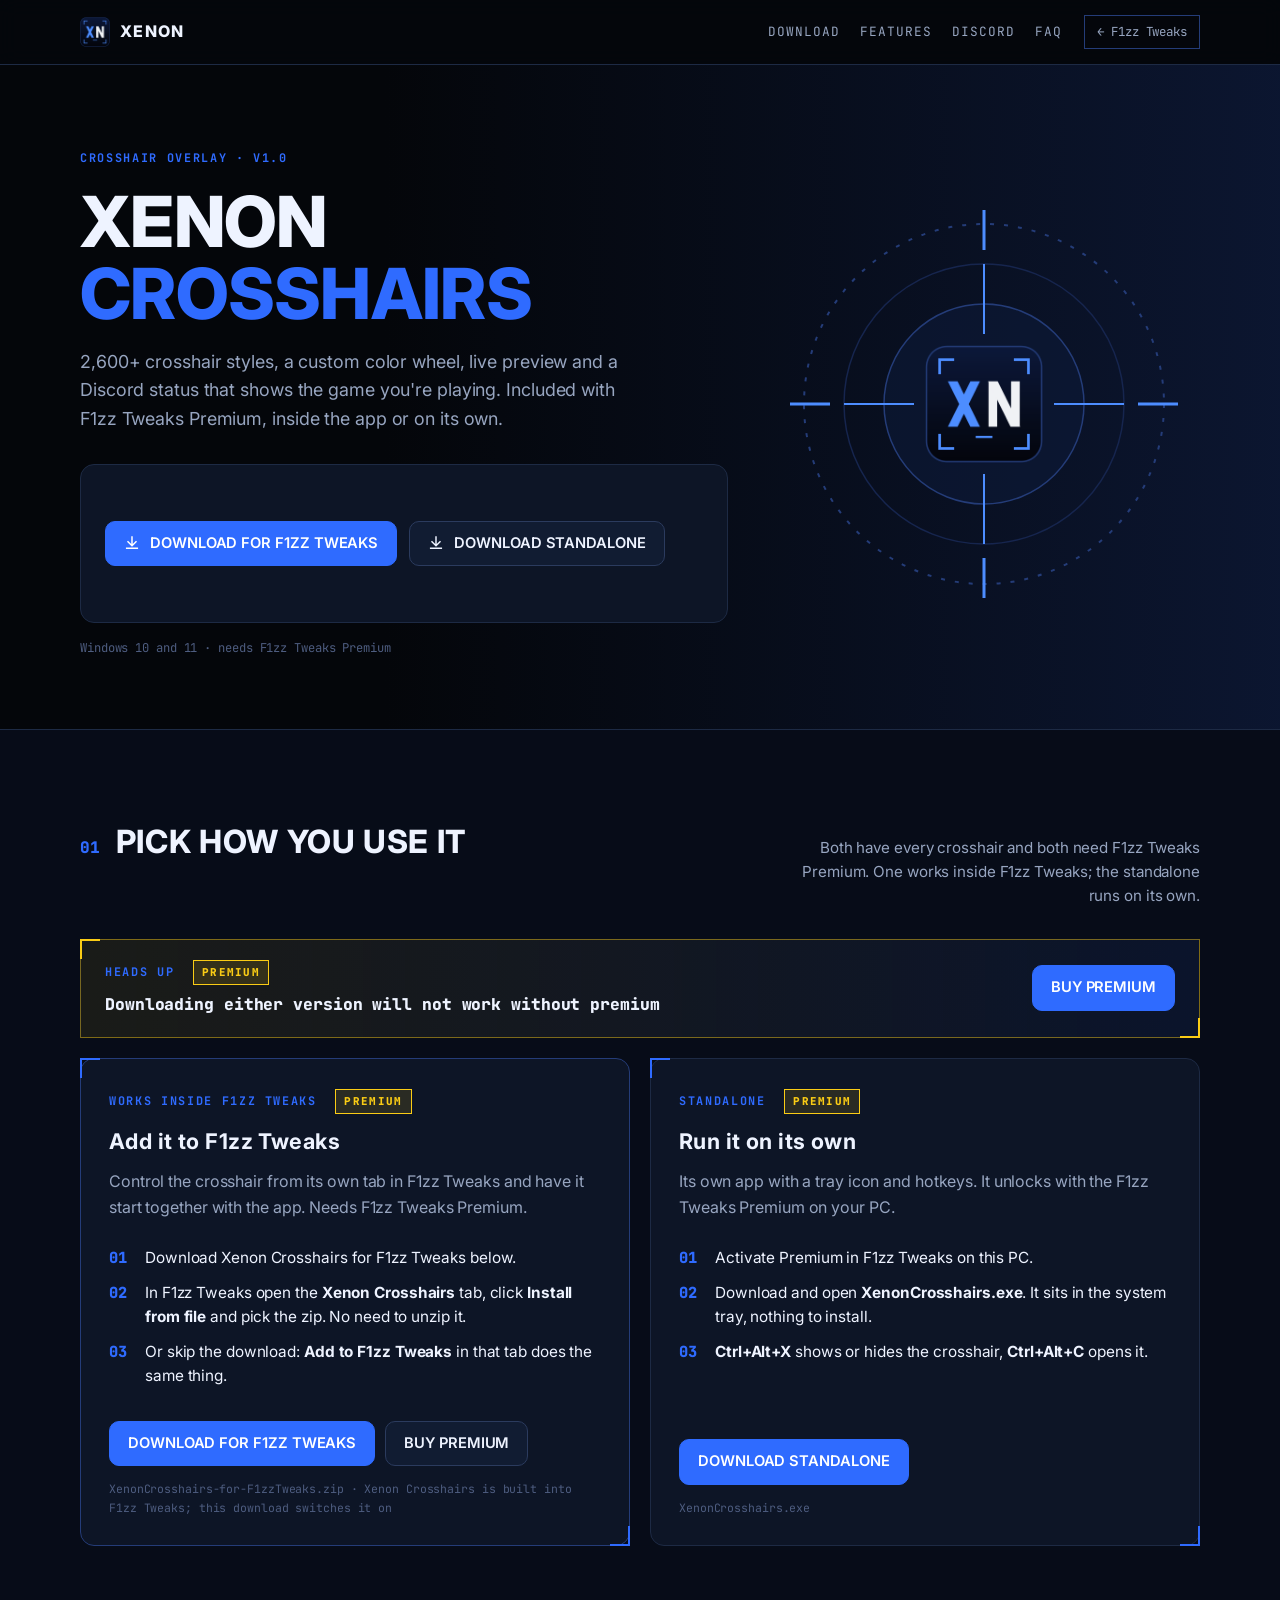
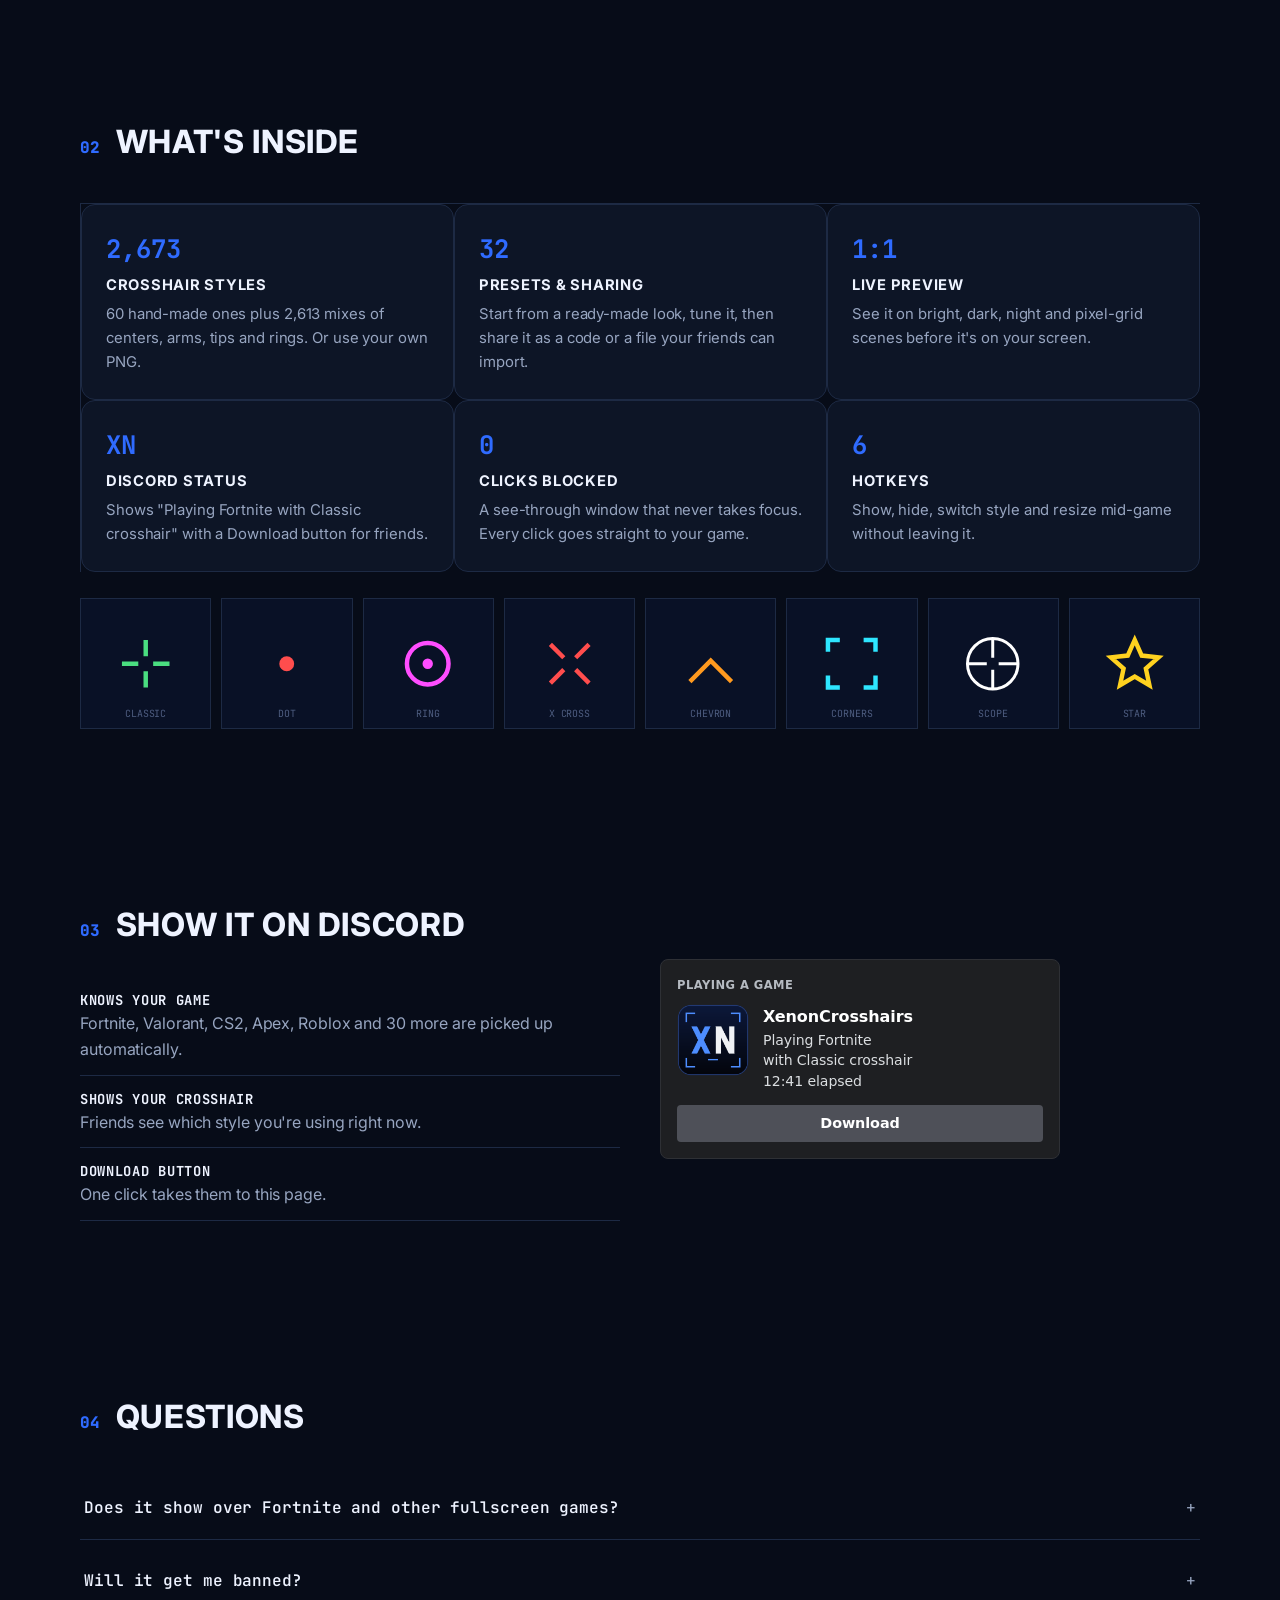
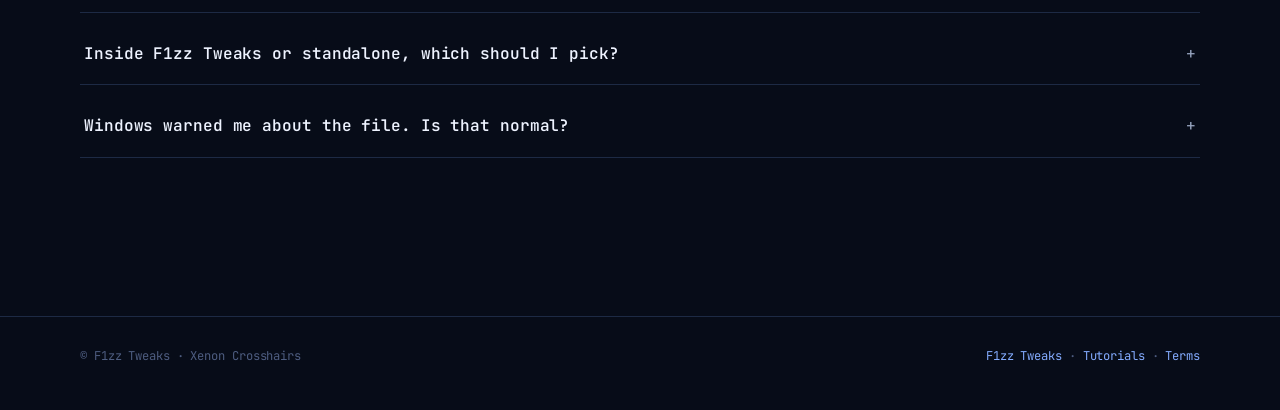
<file: xenon.html>
<!DOCTYPE html>
<html lang="en">
<head>
<script>document.documentElement.className+=' js'</script>
<meta charset="utf-8">
<meta name="viewport" content="width=device-width, initial-scale=1">
<title>Xenon Crosshairs · F1zz Tweaks</title>
<link rel="canonical" href="https://f1zztweaks.com/xenon">
<meta name="description" content="Xenon Crosshairs: a crosshair overlay with 2,600+ styles. Use it inside F1zz Tweaks, or download the standalone app.">
<meta name="robots" content="index,follow">
<meta name="theme-color" content="#070c18">
<meta property="og:title" content="Xenon Crosshairs">
<meta property="og:description" content="2,600+ crosshair styles, live preview and a game-aware Discord status. Inside F1zz Tweaks or as a standalone app.">
<meta property="og:url" content="https://f1zztweaks.com/xenon">
<meta property="og:image" content="https://f1zztweaks.com/xenon-logo.png">
<link rel="icon" type="image/png" href="xenon-logo.png">
<link rel="preconnect" href="https://fonts.googleapis.com">
<link rel="preconnect" href="https://fonts.gstatic.com" crossorigin>
<link href="https://fonts.googleapis.com/css2?family=Archivo:wght@400;500;600;700;800&family=JetBrains+Mono:wght@500;700;800&display=swap" rel="stylesheet">
<style>
  /* Xenon has its own look: black and navy, hard corners, HUD brackets, mono labels. */
  :root{
    --black:#04060a; --navy:#091126; --navy2:#0d1938; --navy3:#13234c;
    --line:#16254e; --line2:#243c78; --blue:#4d8dff; --blue2:#8fb8ff;
    --text:#e8eefa; --muted:#8695b6; --dim:#4e5d80; --good:#4ade80;
    --mono:"JetBrains Mono",Consolas,monospace;
  }
  *{box-sizing:border-box;margin:0;padding:0}
  html{scroll-behavior:smooth;scroll-padding-top:80px}
  body{font-family:Archivo,"Segoe UI",system-ui,sans-serif;background:var(--black);color:var(--text);line-height:1.65;-webkit-font-smoothing:antialiased;overflow-x:clip;
    background-image:linear-gradient(rgba(36,60,120,.12) 1px,transparent 1px),linear-gradient(90deg,rgba(36,60,120,.12) 1px,transparent 1px);
    background-size:32px 32px}
  a{color:var(--blue2);text-decoration:none}
  a:hover{text-decoration:underline}
  .wrap{width:min(1120px,100% - 32px);margin:0 auto}
  .mono{font-family:var(--mono)}
  .label{font-family:var(--mono);font-size:.74rem;font-weight:700;letter-spacing:.14em;text-transform:uppercase;color:var(--blue)}

  /* HUD frame: corner brackets on any box */
  .hud{position:relative}
  .hud::before,.hud::after{content:"";position:absolute;width:18px;height:18px;border:2px solid var(--blue);pointer-events:none}
  .hud::before{top:-1px;left:-1px;border-right:0;border-bottom:0}
  .hud::after{bottom:-1px;right:-1px;border-left:0;border-top:0}

  /* top bar */
  header{position:sticky;top:0;z-index:20;background:rgba(4,6,10,.86);backdrop-filter:blur(10px);border-bottom:1px solid var(--line)}
  .bar{display:flex;align-items:center;gap:22px;height:64px}
  .brand{display:flex;align-items:center;gap:10px;color:var(--text);font-family:var(--mono);font-weight:800;letter-spacing:.08em}
  .brand img{width:30px;height:30px;display:block}
  .brand:hover{text-decoration:none}
  .bar nav{display:flex;gap:20px;margin-left:auto;font-family:var(--mono);font-size:.8rem;text-transform:uppercase;letter-spacing:.08em}
  .bar nav a{color:var(--muted)}
  .bar nav a:hover{color:var(--text);text-decoration:none}
  .back{font-family:var(--mono);font-size:.78rem;color:var(--muted);border:1px solid var(--line2);padding:6px 12px;white-space:nowrap}
  .back:hover{color:var(--text);border-color:var(--blue);text-decoration:none}

  /* buttons */
  .btn{display:inline-flex;align-items:center;justify-content:center;gap:10px;font-family:var(--mono);font-weight:800;font-size:.86rem;
    letter-spacing:.06em;text-transform:uppercase;padding:14px 22px;border:1px solid var(--line2);background:var(--navy2);color:var(--text);
    transition:background .15s,border-color .15s,transform .15s}
  .btn:hover{text-decoration:none;border-color:var(--blue);background:var(--navy3);transform:translateY(-1px)}
  .btn.primary{background:var(--blue);border-color:var(--blue);color:var(--black)}
  .btn.primary:hover{background:#6ea3ff}
  .btn.off{opacity:.45;pointer-events:none}
  .btn svg{width:16px;height:16px;fill:none;stroke:currentColor;stroke-width:2.2;stroke-linecap:square}

  /* hero */
  .hero{padding:84px 0 70px;border-bottom:1px solid var(--line);background:linear-gradient(90deg,var(--black) 30%,rgba(13,25,56,.75))}
  .hero .grid{display:grid;grid-template-columns:1.2fr .8fr;gap:40px;align-items:center}
  .hero h1{font-family:var(--mono);font-size:clamp(2.3rem,6vw,4.4rem);line-height:1.02;letter-spacing:-.01em;margin:18px 0 18px}
  .hero h1 span{color:var(--blue)}
  .hero p.lead{color:var(--muted);font-size:1.12rem;max-width:560px}
  .hero .cta{display:flex;flex-wrap:wrap;gap:12px;margin-top:30px}
  .hero .fine{margin-top:16px;font-family:var(--mono);font-size:.76rem;color:var(--dim)}
  .reticle{position:relative;aspect-ratio:1;max-width:400px;justify-self:center;width:100%}
  .reticle svg{width:100%;height:100%;display:block}
  .reticle .spin{transform-origin:200px 200px;animation:spin 24s linear infinite}
  .reticle img{position:absolute;inset:35%;width:30%;height:30%}
  @keyframes spin{to{transform:rotate(360deg)}}
  @media (prefers-reduced-motion:reduce){.reticle .spin{animation:none}}

  section{padding:76px 0}
  .head{display:flex;align-items:baseline;gap:16px;margin-bottom:30px}
  .head .num{font-family:var(--mono);font-weight:800;color:var(--blue)}
  .head h2{font-family:var(--mono);font-size:clamp(1.5rem,3vw,2rem);letter-spacing:.02em;text-transform:uppercase}
  .head p{color:var(--muted);margin-left:auto;max-width:420px;text-align:right;font-size:.95rem}

  /* download choice */
  .choice{display:grid;grid-template-columns:1fr 1fr;gap:20px}
  .opt{background:var(--navy);border:1px solid var(--line);padding:30px 28px 28px;display:flex;flex-direction:column}
  .opt.main{background:linear-gradient(160deg,var(--navy2),var(--navy) 60%);border-color:var(--line2)}
  .opt h3{font-family:var(--mono);font-size:1.35rem;letter-spacing:.02em;margin:10px 0 10px}
  .opt p{color:var(--muted);margin-bottom:16px}
  .opt ol{list-style:none;counter-reset:s;margin:0 0 22px}
  .opt li{counter-increment:s;display:flex;gap:12px;margin:10px 0;color:var(--text);font-size:.96rem}
  .opt li::before{content:counter(s,decimal-leading-zero);font-family:var(--mono);font-weight:800;color:var(--blue);min-width:24px}
  .opt .btns{margin-top:auto;display:flex;flex-wrap:wrap;gap:10px}
  .opt .file{margin-top:14px;font-family:var(--mono);font-size:.72rem;color:var(--dim)}
  .tag{display:inline-block;font-family:var(--mono);font-size:.68rem;font-weight:800;letter-spacing:.12em;padding:3px 8px;margin-left:10px;vertical-align:middle}
  .tag.pro{color:#facc15;border:1px solid #facc15;background:rgba(250,204,21,.12)}
  .needpro{display:flex;flex-wrap:wrap;align-items:center;justify-content:space-between;gap:16px;margin:0 0 20px;padding:20px 24px;
    background:linear-gradient(90deg,rgba(250,204,21,.08),rgba(13,25,56,.6));border:1px solid rgba(250,204,21,.45)}
  .needpro p{font-family:var(--mono);font-weight:800;font-size:1.02rem;margin-top:6px;color:var(--text)}
  .needpro::before,.needpro::after{border-color:#facc15}
  .tag.free{color:var(--good);border:1px solid var(--good);background:rgba(74,222,128,.1)}

  /* features */
  .feats{display:grid;grid-template-columns:repeat(3,1fr);border-top:1px solid var(--line);border-left:1px solid var(--line)}
  .feat{padding:26px 24px;border-right:1px solid var(--line);border-bottom:1px solid var(--line);background:rgba(9,17,38,.55)}
  .feat b{display:block;font-family:var(--mono);font-size:1.6rem;color:var(--blue);margin-bottom:4px}
  .feat h4{font-family:var(--mono);text-transform:uppercase;letter-spacing:.05em;font-size:.92rem;margin-bottom:6px}
  .feat p{color:var(--muted);font-size:.93rem}

  /* style strip */
  .strip{display:grid;grid-template-columns:repeat(8,1fr);gap:10px;margin-top:26px}
  .tile{background:var(--navy);border:1px solid var(--line);aspect-ratio:1;display:grid;place-items:center;position:relative}
  .tile svg{width:46%;height:46%}
  .tile span{position:absolute;bottom:6px;left:0;right:0;text-align:center;font-family:var(--mono);font-size:.62rem;color:var(--dim);text-transform:uppercase}
  .tile:hover{border-color:var(--blue)}

  /* discord preview */
  .dc{display:grid;grid-template-columns:1fr 1fr;gap:40px;align-items:center}
  .card{background:#1e1f22;border:1px solid #2e3035;border-radius:8px;padding:16px;max-width:400px;font-family:"Segoe UI",system-ui,sans-serif}
  .card small{display:block;font-size:.72rem;font-weight:700;color:#b5bac1;letter-spacing:.04em;margin-bottom:10px}
  .card .row{display:flex;gap:14px}
  .card img{width:72px;height:72px;border-radius:8px}
  .card b{color:#fff;display:block}
  .card .row div span{display:block;color:#dbdee1;font-size:.88rem;line-height:1.45}
  .card .dl{margin-top:14px;background:#4e5058;color:#fff;text-align:center;padding:7px;border-radius:4px;font-weight:600;font-size:.9rem}
  .dc ul{list-style:none}
  .dc li{padding:12px 0;border-bottom:1px solid var(--line);color:var(--muted)}
  .dc li strong{color:var(--text);font-family:var(--mono);font-size:.86rem;text-transform:uppercase;letter-spacing:.05em;display:block}

  /* faq */
  details{border:1px solid var(--line);background:var(--navy);margin-bottom:10px}
  summary{cursor:pointer;padding:16px 20px;font-family:var(--mono);font-weight:700;list-style:none;display:flex;justify-content:space-between;gap:16px}
  summary::-webkit-details-marker{display:none}
  summary::after{content:"+";color:var(--blue)}
  details[open] summary::after{content:"–"}
  details p{padding:0 20px 18px;color:var(--muted)}

  footer{border-top:1px solid var(--line);padding:30px 0 44px;color:var(--dim);font-family:var(--mono);font-size:.76rem}
  footer .wrap{display:flex;flex-wrap:wrap;gap:16px;justify-content:space-between}

  /* "needs Premium" notice before the standalone download */
  .warn{position:fixed;inset:0;z-index:50;display:none;align-items:center;justify-content:center;padding:16px;background:rgba(4,6,10,.78);backdrop-filter:blur(6px)}
  .warn.open{display:flex}
  .warn .box{width:min(460px,100%);background:var(--navy);border:1px solid var(--line2);padding:30px 28px 24px;position:relative}
  .warn h3{font-family:var(--mono);font-size:1.2rem;margin:12px 0 10px;letter-spacing:.02em}
  .warn p{color:var(--muted);margin-bottom:8px}
  .warn p b{color:var(--text)}
  .warn .row{display:flex;flex-wrap:wrap;gap:10px;margin-top:22px}
  .warn .x{position:absolute;top:12px;right:14px;background:none;border:0;color:var(--muted);font-size:1.4rem;cursor:pointer;line-height:1}
  .warn .x:hover{color:var(--text)}

  @media (max-width:860px){
    .hero .grid,.choice,.dc{grid-template-columns:1fr}
    .reticle{max-width:260px}
    .feats{grid-template-columns:1fr 1fr}
    .strip{grid-template-columns:repeat(4,1fr)}
    .head{flex-wrap:wrap}.head p{margin-left:0;text-align:left}
    .bar nav{display:none}
    .back{margin-left:auto}
  }
  @media (max-width:520px){.feats{grid-template-columns:1fr}.btn{width:100%}}
</style>
<link href="https://fonts.googleapis.com/css2?family=Inter:wght@400;500;600;700;800&display=swap" rel="stylesheet">
<link rel="stylesheet" href="site-modern.css?v=2">
</head>
<body>

<header>
  <div class="wrap bar">
    <a class="brand" href="#top"><img src="xenon-logo.png" alt="">XENON</a>
    <nav>
      <a href="#download">Download</a>
      <a href="#features">Features</a>
      <a href="#discord">Discord</a>
      <a href="#faq">FAQ</a>
    </nav>
    <a class="back" href="./">&larr; F1zz Tweaks</a>
  </div>
</header>

<main id="top">

  <section class="hero">
    <div class="wrap grid">
      <div>
        <div class="label">Crosshair overlay &middot; v1.0</div>
        <h1>XENON<br><span>CROSSHAIRS</span></h1>
        <p class="lead">2,600+ crosshair styles, a custom color wheel, live preview and a Discord status that shows the game you're playing. Included with F1zz Tweaks Premium, inside the app or on its own.</p>
        <div class="cta">
          <a class="btn primary" data-xenon="xenonAddonUrl" data-warn href="#download">
            <svg viewBox="0 0 24 24"><path d="M12 3v12M6 10l6 6 6-6M4 20h16"/></svg>Download for F1zz Tweaks</a>
          <a class="btn" data-xenon="xenonStandaloneUrl" data-warn href="#download">
            <svg viewBox="0 0 24 24"><path d="M12 3v12M6 10l6 6 6-6M4 20h16"/></svg>Download standalone</a>
        </div>
        <p class="fine">Windows 10 and 11 &middot; needs F1zz Tweaks Premium</p>
      </div>
      <div class="reticle" aria-hidden="true">
        <svg viewBox="0 0 400 400">
          <g class="spin" fill="none" stroke="#243c78" stroke-width="2">
            <circle cx="200" cy="200" r="180" stroke-dasharray="4 10"/>
            <path d="M200 6v40M200 354v40M6 200h40M354 200h40" stroke="#4d8dff" stroke-width="3"/>
          </g>
          <circle cx="200" cy="200" r="140" fill="none" stroke="#16254e" stroke-width="1.5"/>
          <circle cx="200" cy="200" r="100" fill="rgba(13,25,56,.6)" stroke="#243c78" stroke-width="1.5"/>
          <path d="M60 200h70M270 200h70M200 60v70M200 270v70" stroke="#4d8dff" stroke-width="2"/>
        </svg>
        <img src="xenon-logo.png" alt="">
      </div>
    </div>
  </section>

  <section id="download">
    <div class="wrap">
      <div class="head"><span class="num">01</span><h2>Pick how you use it</h2>
        <p>Both have every crosshair and both need F1zz Tweaks Premium. One works inside F1zz Tweaks; the standalone runs on its own.</p></div>
      <div class="needpro hud">
        <div>
          <div class="label">Heads up <span class="tag pro">PREMIUM</span></div>
          <p>Downloading either version will not work without premium</p>
        </div>
        <a class="btn primary" href="shop#premium">Buy premium</a>
      </div>
      <div class="choice">
        <div class="opt main hud">
          <div class="label">Works inside F1zz Tweaks <span class="tag pro">PREMIUM</span></div>
          <h3>Add it to F1zz Tweaks</h3>
          <p>Control the crosshair from its own tab in F1zz Tweaks and have it start together with the app. Needs F1zz Tweaks Premium.</p>
          <ol>
            <li><span>Download Xenon Crosshairs for F1zz Tweaks below.</span></li>
            <li><span>In F1zz Tweaks open the <b>Xenon Crosshairs</b> tab, click <b>Install from file</b> and pick the zip. No need to unzip it.</span></li>
            <li><span>Or skip the download: <b>Add to F1zz Tweaks</b> in that tab does the same thing.</span></li>
          </ol>
          <div class="btns">
            <a class="btn primary" data-xenon="xenonAddonUrl" data-warn href="#">Download for F1zz Tweaks</a>
            <a class="btn" href="shop#premium">Buy premium</a>
          </div>
          <div class="file">XenonCrosshairs-for-F1zzTweaks.zip &middot; Xenon Crosshairs is built into F1zz Tweaks; this download switches it on</div>
        </div>
        <div class="opt hud">
          <div class="label">Standalone <span class="tag pro">PREMIUM</span></div>
          <h3>Run it on its own</h3>
          <p>Its own app with a tray icon and hotkeys. It unlocks with the F1zz Tweaks Premium on your PC.</p>
          <ol>
            <li><span>Activate Premium in F1zz Tweaks on this PC.</span></li>
            <li><span>Download and open <b>XenonCrosshairs.exe</b>. It sits in the system tray, nothing to install.</span></li>
            <li><span><b>Ctrl+Alt+X</b> shows or hides the crosshair, <b>Ctrl+Alt+C</b> opens it.</span></li>
          </ol>
          <div class="btns">
            <a class="btn primary" data-xenon="xenonStandaloneUrl" data-warn href="#">Download standalone</a>
          </div>
          <div class="file">XenonCrosshairs.exe</div>
        </div>
      </div>
    </div>
  </section>

  <section id="features">
    <div class="wrap">
      <div class="head"><span class="num">02</span><h2>What's inside</h2></div>
      <div class="feats">
        <div class="feat"><b>2,673</b><h4>Crosshair styles</h4><p>60 hand-made ones plus 2,613 mixes of centers, arms, tips and rings. Or use your own PNG.</p></div>
        <div class="feat"><b>32</b><h4>Presets &amp; sharing</h4><p>Start from a ready-made look, tune it, then share it as a code or a file your friends can import.</p></div>
        <div class="feat"><b>1:1</b><h4>Live preview</h4><p>See it on bright, dark, night and pixel-grid scenes before it's on your screen.</p></div>
        <div class="feat"><b>XN</b><h4>Discord status</h4><p>Shows "Playing Fortnite with Classic crosshair" with a Download button for friends.</p></div>
        <div class="feat"><b>0</b><h4>Clicks blocked</h4><p>A see-through window that never takes focus. Every click goes straight to your game.</p></div>
        <div class="feat"><b>6</b><h4>Hotkeys</h4><p>Show, hide, switch style and resize mid-game without leaving it.</p></div>
      </div>
      <div class="strip" aria-label="Some of the crosshair styles">
        <div class="tile"><svg viewBox="0 0 40 40" stroke="#4ade80" stroke-width="3"><path d="M20 4v11M20 25v11M4 20h11M25 20h11"/></svg><span>Classic</span></div>
        <div class="tile"><svg viewBox="0 0 40 40"><circle cx="20" cy="20" r="5" fill="#ff4d4d"/></svg><span>Dot</span></div>
        <div class="tile"><svg viewBox="0 0 40 40" fill="none" stroke="#ff4dff" stroke-width="3"><circle cx="20" cy="20" r="14"/><circle cx="20" cy="20" r="2" fill="#ff4dff"/></svg><span>Ring</span></div>
        <div class="tile"><svg viewBox="0 0 40 40" stroke="#ff4d4d" stroke-width="3"><path d="M7 7l9 9M24 24l9 9M33 7l-9 9M16 24l-9 9"/></svg><span>X Cross</span></div>
        <div class="tile"><svg viewBox="0 0 40 40" fill="none" stroke="#ff9a1f" stroke-width="3"><path d="M6 32L20 18l14 14"/></svg><span>Chevron</span></div>
        <div class="tile"><svg viewBox="0 0 40 40" fill="none" stroke="#2ee6ff" stroke-width="3"><path d="M4 12V4h8M28 4h8v8M36 28v8h-8M12 36H4v-8"/></svg><span>Corners</span></div>
        <div class="tile"><svg viewBox="0 0 40 40" fill="none" stroke="#fff" stroke-width="2"><circle cx="20" cy="20" r="17"/><path d="M20 3v13M20 24v13M3 20h13M24 20h13"/></svg><span>Scope</span></div>
        <div class="tile"><svg viewBox="0 0 40 40" fill="none" stroke="#ffd21f" stroke-width="3"><path d="M20 4l4.7 10.5 11.3 1.2-8.5 7.6 2.4 11.2L20 28.7 10.1 34.5l2.4-11.2L4 15.7l11.3-1.2z"/></svg><span>Star</span></div>
      </div>
    </div>
  </section>

  <section id="discord">
    <div class="wrap dc">
      <div>
        <div class="head" style="margin-bottom:22px"><span class="num">03</span><h2>Show it on Discord</h2></div>
        <ul>
          <li><strong>Knows your game</strong>Fortnite, Valorant, CS2, Apex, Roblox and 30 more are picked up automatically.</li>
          <li><strong>Shows your crosshair</strong>Friends see which style you're using right now.</li>
          <li><strong>Download button</strong>One click takes them to this page.</li>
        </ul>
      </div>
      <div class="card">
        <small>PLAYING A GAME</small>
        <div class="row">
          <img src="xenon-logo.png" alt="">
          <div><b>XenonCrosshairs</b><span>Playing Fortnite</span><span>with Classic crosshair</span><span>12:41 elapsed</span></div>
        </div>
        <div class="dl">Download</div>
      </div>
    </div>
  </section>

  <section id="faq">
    <div class="wrap">
      <div class="head"><span class="num">04</span><h2>Questions</h2></div>
      <details><summary>Does it show over Fortnite and other fullscreen games?</summary>
        <p>Yes when the game runs in Windowed Fullscreen or Borderless, which is what most players use. In Fortnite: Settings &rarr; Display &rarr; Window Mode &rarr; Windowed Fullscreen. Exclusive fullscreen hides every overlay (Windows draws the game straight to the screen). Xenon tells you when a game is in that mode.</p></details>
      <details><summary>Will it get me banned?</summary>
        <p>Xenon never touches the game. It's a separate see-through window: it doesn't read or change game memory and doesn't inject anything. Some competitive games and tournaments have their own rules about crosshair overlays, so check them before you play ranked.</p></details>
      <details><summary>Inside F1zz Tweaks or standalone, which should I pick?</summary>
        <p>Both need F1zz Tweaks Premium on your PC. Take the F1zz Tweaks version if you like controlling everything from F1zz Tweaks; take the standalone if you want a separate app with its own window and tray icon.</p></details>
      <details><summary>Windows warned me about the file. Is that normal?</summary>
        <p>New apps from small publishers often get a SmartScreen "unknown publisher" warning. Only download Xenon from this page.</p></details>
    </div>
  </section>

</main>

<div class="warn" id="warn" role="dialog" aria-modal="true" aria-labelledby="warn-title">
  <div class="box hud">
    <button class="x" type="button" data-close aria-label="Close">&times;</button>
    <div class="label">Heads up <span class="tag pro">PREMIUM</span></div>
    <h3 id="warn-title">Downloading either version will not work without premium</h3>
    <p><b>You need F1zz Tweaks Premium on this PC.</b></p>
    <p>XenonCrosshairs only unlocks on a PC where F1zz Tweaks Premium is active. Without it, the app opens to a lock screen.</p>
    <div class="row">
      <a class="btn primary" id="warn-go" href="#" download>Download anyway</a>
      <a class="btn" href="shop#premium">Buy premium</a>
    </div>
  </div>
</div>

<footer>
  <div class="wrap">
    <span>&copy; F1zz Tweaks &middot; Xenon Crosshairs</span>
    <span><a href="./">F1zz Tweaks</a> &middot; <a href="tutorials">Tutorials</a> &middot; <a href="terms">Terms</a></span>
  </div>
</footer>

<script>/* always load the newest site-settings.js, never a cached copy */document.write('<script src="site-settings.js?v='+Date.now()+'"><\/script>')</script>
<script>
  // Download buttons read their links from site-settings.js. A missing link greys the button out.
  (function () {
    var S = window.SITE || {};
    var fallback = { xenonAddonUrl: "XenonCrosshairs-for-F1zzTweaks.zip", xenonStandaloneUrl: "XenonCrosshairs.exe" };
    function ok(url) {
      if (!url) return false;
      if (/^https:\/\//i.test(url)) return true;
      return url.indexOf("..") === -1 && /^[A-Za-z0-9_][A-Za-z0-9_\-\/.]*\.(zip|exe|f1zzaddon)$/i.test(url);
    }
    document.querySelectorAll("[data-xenon]").forEach(function (a) {
      var key = a.getAttribute("data-xenon");
      var url = S[key] || fallback[key] || "";
      if (ok(url)) {
        a.href = url;
        if (!/^https:\/\//i.test(url)) a.setAttribute("download", "");
      } else {
        a.classList.add("off");
        a.removeAttribute("href");
        a.title = "Coming soon";
      }
    });

    // The standalone download first explains that it needs Premium.
    var warn = document.getElementById("warn"), go = document.getElementById("warn-go"), last = null;
    function close() { warn.classList.remove("open"); if (last) last.focus(); }
    document.querySelectorAll("[data-warn]").forEach(function (a) {
      a.addEventListener("click", function (e) {
        if (!a.getAttribute("href") || a.getAttribute("href").charAt(0) === "#") return;
        e.preventDefault();
        last = a;
        go.href = a.href;
        if (/^https:\/\//i.test(go.href) && go.href.indexOf(location.origin) !== 0) go.removeAttribute("download");
        warn.classList.add("open");
        go.focus();
      });
    });
    go.addEventListener("click", function () { setTimeout(close, 50); });
    warn.addEventListener("click", function (e) { if (e.target === warn || e.target.hasAttribute("data-close")) close(); });
    document.addEventListener("keydown", function (e) { if (e.key === "Escape" && warn.classList.contains("open")) close(); });
  })();
</script>
</body>
</html>
</file>
<file: site-header.css>
/* The header on every F1zz Tweaks page (loaded after each page's own styles) */
html{scroll-padding-top:92px}
header.site-head{position:sticky;top:0;z-index:60;padding:0;background:linear-gradient(180deg,rgba(9,6,15,.96),rgba(9,6,15,.78));border:0;border-radius:0;box-shadow:0 14px 34px -24px #000;-webkit-backdrop-filter:blur(20px) saturate(1.3);backdrop-filter:blur(20px) saturate(1.3)}
header.site-head::after{content:"";position:absolute;left:0;right:0;bottom:0;height:2px;background:var(--grad,linear-gradient(90deg,#7c5cff,#ff5cc8));opacity:.85;pointer-events:none}
.site-head-in{position:relative;display:grid;grid-template-columns:1fr auto 1fr;align-items:center;gap:18px;width:min(1400px,94%);height:76px;margin:0 auto}
header.site-head .brand{justify-self:start;display:flex;align-items:center;gap:11px;margin:0;color:#fff;font-size:1.1rem;font-weight:800;letter-spacing:.2px;text-decoration:none;white-space:nowrap}
header.site-head .brand img{width:40px;height:40px;padding:5px;border:1px solid rgba(255,255,255,.2);border-radius:50%;background:#16102a;box-shadow:0 0 18px -3px rgba(170,110,255,.8);transition:transform .35s cubic-bezier(.2,.7,.2,1)}
header.site-head .brand:hover img{transform:rotate(-10deg) scale(1.06)}
.site-nav{display:flex;align-items:center;gap:2px;padding:5px;border:1px solid rgba(255,255,255,.13);border-radius:99px;background:rgba(255,255,255,.045);box-shadow:inset 0 1px 0 rgba(255,255,255,.08)}
.site-nav a{padding:8px 15px;border-radius:99px;color:#b9b5cc;font-size:.86rem;font-weight:600;text-decoration:none;white-space:nowrap;transition:color .15s,background .15s}
.site-nav a:hover,.site-nav a:focus-visible{color:#fff;background:rgba(255,255,255,.1)}
.site-nav a[aria-current=page]{color:#fff;background:var(--grad,linear-gradient(135deg,#7c5cff,#ff5cc8))}
.site-cta{justify-self:end;display:inline-flex;align-items:center;gap:8px;padding:12px 20px;border-radius:99px;background:#fff;color:#0d0916;font-size:.86rem;font-weight:800;text-decoration:none;white-space:nowrap;box-shadow:0 8px 24px -10px rgba(255,255,255,.65);transition:transform .15s,box-shadow .15s}
.site-cta::after{content:"\2192";transition:transform .15s}
.site-cta:hover{transform:translateY(-1px);box-shadow:0 12px 30px -10px rgba(255,255,255,.85)}
.site-cta:hover::after{transform:translateX(3px)}
.site-menu{display:none;width:46px;height:46px;place-items:center;border:1px solid rgba(255,255,255,.18);border-radius:50%;background:rgba(255,255,255,.05);color:#fff;cursor:pointer}
.site-menu svg{width:22px;height:22px;fill:none;stroke:currentColor;stroke-width:2;stroke-linecap:round}
.site-head :focus-visible{outline:2px solid #b096ff;outline-offset:3px}
@media (max-width:1120px){
  .site-head-in{display:flex;height:68px;gap:12px}
  .site-menu{display:grid;flex:none}
  .site-cta{margin-left:auto;padding:11px 15px;font-size:.8rem}
  .site-nav{position:absolute;top:100%;left:-3.2%;right:-3.2%;display:none;flex-direction:column;align-items:stretch;gap:2px;padding:10px 3.2% 16px;border:0;border-radius:0 0 20px 20px;background:rgba(9,6,15,.98);box-shadow:0 26px 44px -22px #000}
  .site-nav.open{display:flex}
  .site-nav a{padding:13px 14px;border-radius:12px;font-size:1rem}
}
@media (max-width:420px){header.site-head .brand span{display:none}.site-cta::after{display:none}}
</file>
<file: site-modern.css>
/* F1zz Tweaks site look: navy like the app, one font, flat cards, almost no motion.
   Loaded after each page's own styles, so this file is the one place to change the look. */
:root{
  --bg:#070c18;--ink:#070c18;--panel:#0d1526;--panel2:#111c32;--stroke:#1d2a44;--stroke2:#2b3b5e;--line:#1d2a44;
  --text:#eef3ff;--muted:#97a5c0;--blue:#2f6bff;--blue2:#84acff;--violet:#84acff;--green:#3ddc97;
  --grad:linear-gradient(135deg,#2f6bff,#2f6bff);--radius:14px;
  --hover:#4a7fff;--tint:#14213c;--btn-hover:#18253f;--head:rgba(7,12,24,.94);--off:#23314f;--art:#0a1120;--gray:#1c2740;
  --font:"Inter","Segoe UI",system-ui,-apple-system,Roboto,Helvetica,Arial,sans-serif;
}
/* the holiday looks season.js turns on by date */
:root[data-season=christmas]{
  --bg:#07120e;--ink:#07120e;--panel:#0c1a14;--panel2:#11241b;--stroke:#1b3327;--stroke2:#2a4b3a;--line:#1b3327;
  --text:#f1f8f3;--muted:#a0b6a9;--blue:#c8323f;--blue2:#7fd8a4;--violet:#7fd8a4;--green:#4fd98e;
  --grad:linear-gradient(135deg,#c8323f,#c8323f);--hover:#dc4753;--tint:#14291f;--btn-hover:#183126;--head:rgba(7,18,14,.94);--off:#24382e;--art:#09150f;--gray:#1b2c24;
}
:root[data-season=halloween]{
  --bg:#0d0916;--ink:#0d0916;--panel:#150f22;--panel2:#1c142e;--stroke:#2b2040;--stroke2:#3e2f5c;--line:#2b2040;
  --text:#f6f0fb;--muted:#ab9fc0;--blue:#d9640f;--blue2:#c79bff;--violet:#c79bff;--green:#7dff6a;
  --grad:linear-gradient(135deg,#d9640f,#d9640f);--hover:#ee7a24;--tint:#231838;--btn-hover:#281d3f;--head:rgba(13,9,22,.94);--off:#33274a;--art:#100b1b;--gray:#241c34;
}
html{scroll-behavior:auto;scroll-padding-top:84px}
body{font-family:var(--font);background:var(--bg)!important;background-image:none!important;color:var(--text);line-height:1.6;letter-spacing:-.006em}
h1,h2,h3,h4,.brand,.btn,.stat b,.tprices b,.sx-price>span,.pd-price{font-family:var(--font)!important}
::selection{background:var(--blue);color:#fff}
a:focus-visible,button:focus-visible,summary:focus-visible,select:focus-visible,input:focus-visible{outline:2px solid var(--blue2);outline-offset:2px}

/* ---------- effects off ---------- */
*,*::before,*::after{animation:none!important;text-shadow:none!important}
.js .reveal{opacity:1!important;transform:none!important;transition:none!important}
.aurora,.stage::before,.vshow::before,.feat::before,.feat::after,.step::after,.btn.primary::after,.hero2-mark::before,.hero2::after,.banner::before,.banner::after,.pill i{display:none!important}
.feat,.step,.plan,.opt,.nav,.marquee,.float,.dl-notice{backdrop-filter:none!important}
.feat:hover,.btn:hover,.vtab:hover,.site-cta:hover,#downloads .dlcard:hover,.sx-card:hover,header.site-head .brand:hover img{transform:none!important}
.grad-text,.hero2 h1 em,.banner-name span{background:none!important;color:var(--blue2)!important;-webkit-text-fill-color:currentColor}

/* ---------- type ---------- */
h1{font-weight:800;letter-spacing:-.035em}
h2{font-size:clamp(1.75rem,3.2vw,2.5rem);font-weight:750;letter-spacing:-.028em;line-height:1.14;margin:10px 0 12px}
h3,h4{letter-spacing:-.012em}
.eyebrow,.kicker{font-family:var(--font)!important;font-size:.82rem;font-weight:600;letter-spacing:0;text-transform:none;color:var(--blue2)}
.sec-lead,.lead{color:var(--muted);max-width:640px;font-size:1.03rem}
section{padding:84px 0}

/* ---------- buttons ---------- */
.btn{min-height:44px;padding:10px 18px;border-radius:10px;border:1px solid var(--stroke2);background:var(--panel2);color:var(--text);font-size:.92rem;font-weight:600;letter-spacing:-.005em;box-shadow:none;transition:background .12s,border-color .12s}
.btn:hover{background:var(--btn-hover);border-color:var(--stroke2);filter:none}
.btn.primary{overflow:visible;border-color:var(--blue);background:var(--blue);color:#fff;box-shadow:none}
.btn.primary:hover{background:var(--hover);border-color:var(--hover);box-shadow:none;filter:none}
.btn.soon{background:var(--panel2);border-color:var(--stroke2);letter-spacing:.04em;font-size:.82rem}

/* ---------- header ---------- */
header.site-head{background:var(--head);border-bottom:1px solid var(--stroke);box-shadow:none;-webkit-backdrop-filter:none;backdrop-filter:none}
header.site-head::after{display:none}
.site-head-in{width:min(1200px,92%);height:64px}
header.site-head .brand{font-size:.98rem;font-weight:700}
header.site-head .brand img{width:30px;height:30px;padding:0;border:0;border-radius:0;background:none;box-shadow:none}
.site-nav{gap:0;padding:0;border:0;background:none;box-shadow:none}
.site-nav a{padding:8px 12px;border-radius:8px;color:var(--muted);font-size:.875rem;font-weight:500}
.site-nav a:hover,.site-nav a:focus-visible{background:none;color:#fff}
.site-nav a[aria-current=page]{background:none;color:#fff}
.site-cta{padding:9px 14px;border-radius:9px;background:var(--blue);color:#fff;font-size:.85rem;font-weight:600;box-shadow:none}
.site-cta:hover{background:var(--hover);box-shadow:none}
.site-cta::after{display:none}
.site-menu{width:40px;height:40px;border-radius:9px;background:none;border-color:var(--stroke2)}
@media (max-width:1120px){
  .site-head-in{height:60px}
  .site-nav{background:var(--bg);border-bottom:1px solid var(--stroke);border-radius:0;box-shadow:none}
  .site-nav a{padding:11px 12px;font-size:.95rem}
}

/* ---------- cards ---------- */
.feat,.step,.plan,.opt,.dcard,.tk,.teaser,.cta,.callout,.vtab,.vframe,.chat-mock,#downloads .dlcard,.sx-card,.pd-art,.pd-buy{border:1px solid var(--stroke);border-radius:var(--radius);background:var(--panel)!important;box-shadow:none!important}
.plan.pro,#downloads .dlcard.feature{border-color:var(--stroke2)}
.feat{padding:24px}
.feat:hover,#downloads .dlcard:hover{border-color:var(--stroke2)}
.feat p,.step p,.dcard p,.tk p,.vs p,#downloads .dlcard p{color:var(--muted)}
.ico,.perks .pi,#downloads .dlicon{width:38px;height:38px;border:0;border-radius:9px;background:var(--tint)!important;margin-bottom:14px}
.ico svg,#downloads .dlicon svg{width:19px;height:19px;stroke:var(--blue2)}
#downloads .dlicon img{width:24px;height:24px}
.step::before{width:30px;height:30px;margin-bottom:14px;background:var(--tint);color:var(--blue2);font-size:.86rem;font-weight:700}
.tkt{background:var(--tint);color:var(--blue2);font-size:.72rem;font-weight:600;letter-spacing:0;text-transform:none}
.tkp{background:var(--blue);color:#fff}
.sw{background:var(--off)}
.sw.on{background:var(--blue)}
.cta{padding:56px 24px}

/* ---------- home hero ---------- */
.hero2{background:var(--bg)!important;border-bottom:1px solid var(--stroke);overflow:visible}
.hero2::before{display:none}
.hero2-grid.wrap{width:min(1200px,92%);grid-template-columns:1.25fr .75fr;gap:48px;padding:88px 0 80px}
.hero2 .kicker{margin-bottom:14px;font-size:.84rem;letter-spacing:0}
.hero2 h1{margin:0 0 18px;font-size:clamp(2.9rem,6vw,4.6rem);font-weight:800;line-height:1.02;letter-spacing:-.04em;text-transform:none}
.hero2 h1 .dot{padding:0;color:var(--blue2)}
.hero2 h1 .dot::after{display:none}
.hero2 .lead{max-width:520px;font-size:1.09rem;line-height:1.6;color:var(--muted)}
.hero2 .hero-cta{margin:28px 0 12px}
.hero2 .fine{color:var(--muted)}
.hero2-mark{min-height:0}
.hero2-mark img{width:min(300px,100%);filter:none}
.hstatbar{background:none;border-top:1px solid var(--stroke)}
.hstatbar .wrap{width:min(1200px,92%)}
.hstatbar .hstats{padding:20px 0}
.hstatbar .stat b{font-size:1.15rem;font-weight:700;letter-spacing:-.02em}
.hstatbar .stat span{font-family:var(--font);font-size:.85rem;letter-spacing:0;text-transform:none;color:var(--muted)}
.hstats .stat span{font-family:var(--font);letter-spacing:0;text-transform:none}

.vstrip{background:none;border-bottom:1px solid var(--stroke)}
.vs{border-color:var(--stroke)!important;padding:30px 26px 30px 0}
.vs>b{display:none}
.vs h4{font-size:.95rem;font-weight:650;letter-spacing:-.01em;text-transform:none}

/* ---------- real app screenshot ---------- */
.peek{padding:84px 0 0}
.peek-stage{max-width:1120px;margin:36px auto 0}
.app-shot{display:block;width:100%;height:auto;border:1px solid var(--stroke2);border-radius:14px}
.grid3{margin-top:36px}

/* ---------- pricing teaser and FAQ ---------- */
.teaser{padding:32px}
.tprices b{font-size:1.6rem;font-weight:700;letter-spacing:-.03em}
.faq{gap:0;max-width:820px;margin-top:28px;border-top:1px solid var(--stroke)}
details,details[open]{border:0;border-bottom:1px solid var(--stroke);border-radius:0;background:none;padding:0 4px}
summary{padding:18px 0;font-weight:550}
summary::after{color:var(--muted);font-weight:400}
details p{color:var(--muted)}

/* ---------- shop ---------- */
.sx-hero{padding-top:64px}
.sx-head h1{font-size:clamp(2.4rem,5vw,3.8rem);font-weight:800;line-height:1.05;letter-spacing:-.04em}
.sx-pill{border:1px solid var(--stroke2);background:none;color:var(--muted);box-shadow:none}
.sx-pill i{display:none}
.sx-card{padding:24px}
.sx-price>span{font-size:clamp(2.2rem,3.2vw,2.8rem);font-weight:750;letter-spacing:-.04em}

/* ---------- plan pages ---------- */
.pd-art{background:var(--art)!important}
.pd-art>img,.pd-art>svg{filter:none}
.pd-chip{border-color:var(--stroke2);background:var(--panel2);box-shadow:none}
.pd-price{font-weight:750;letter-spacing:-.04em}
.bg-box{border:1px solid var(--stroke2);border-radius:var(--radius);background:var(--panel);box-shadow:none}

/* ---------- download page ---------- */
.dl-card{border-color:var(--stroke);border-radius:var(--radius);background:var(--panel)}
.dl-fill{background:var(--blue);transition:none}
.dl-go{background:var(--blue);border-radius:10px;font-size:.98rem;font-weight:600}
.dl-go:hover{background:var(--hover);filter:none}
.dl-go:disabled{background:var(--gray);color:#7f8ca8}

/* ---------- plain titles on the simple pages ---------- */
main.wrap h1,main.wrap h2,.dl-terms h2{background:none!important;color:var(--text)!important;-webkit-text-fill-color:currentColor}
.dl-card{margin-top:44px}
.sx-hero,.sx-hero::before,.sx-hero::after{background:none!important}
.btn.primary.soon,.btn.soon{background:var(--panel2)!important;border-color:var(--stroke2)!important;color:var(--muted)!important}

/* ---------- footer ---------- */
footer{margin-top:64px;border-color:var(--stroke)}
.foot .brand img{width:26px;height:26px;padding:0;border:0;background:none;box-shadow:none}

@media (max-width:980px){
  .hero2-grid.wrap{grid-template-columns:1fr;gap:20px;padding:44px 0 48px}
  .hero2-mark{order:-1;justify-items:start}
  .hero2-mark img{width:92px}
  .hero2 h1{font-size:clamp(2.6rem,11vw,4rem)}
  .hstatbar .hstats{display:grid;grid-template-columns:1fr 1fr}
  section{padding:60px 0}
  .peek{padding:60px 0 0}
}
@media (max-width:620px){
  .vs{padding:20px 0}
  .teaser{padding:24px}
  .cta{padding:36px 20px}
}
</file>
